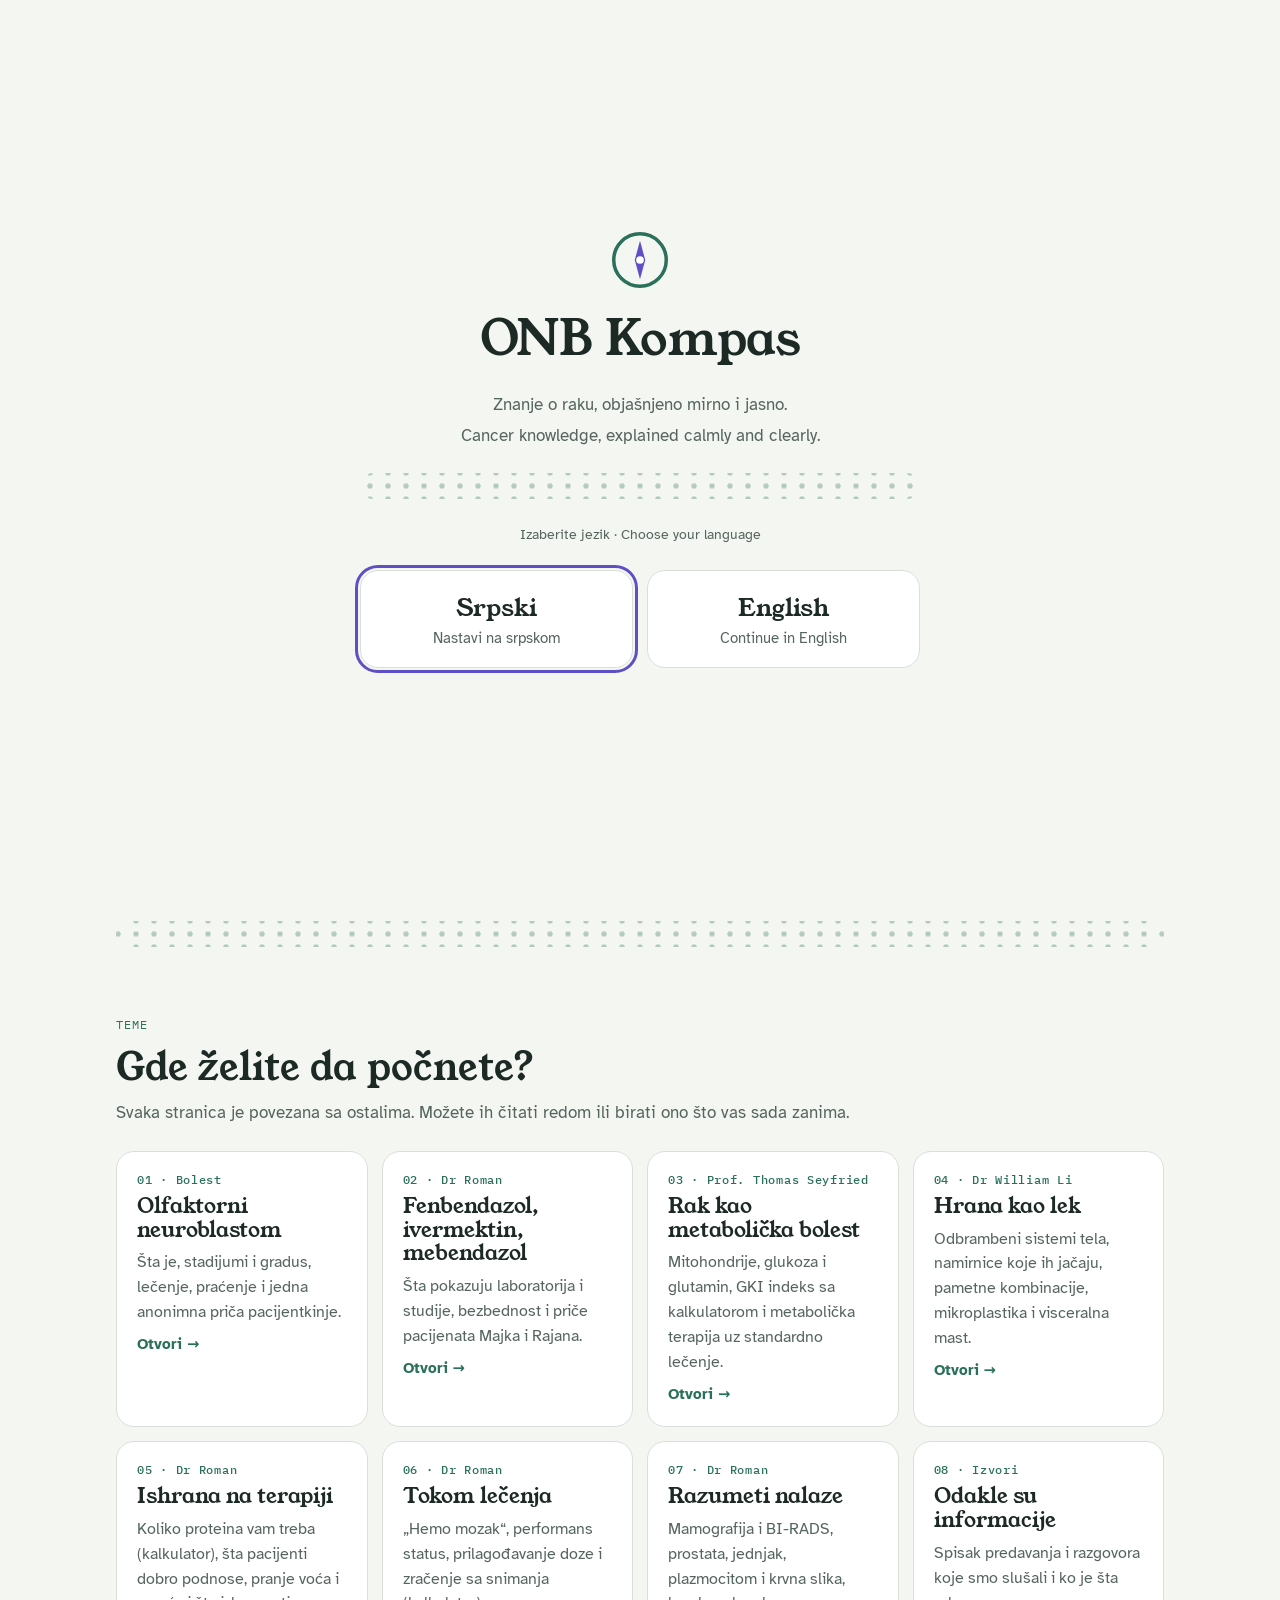
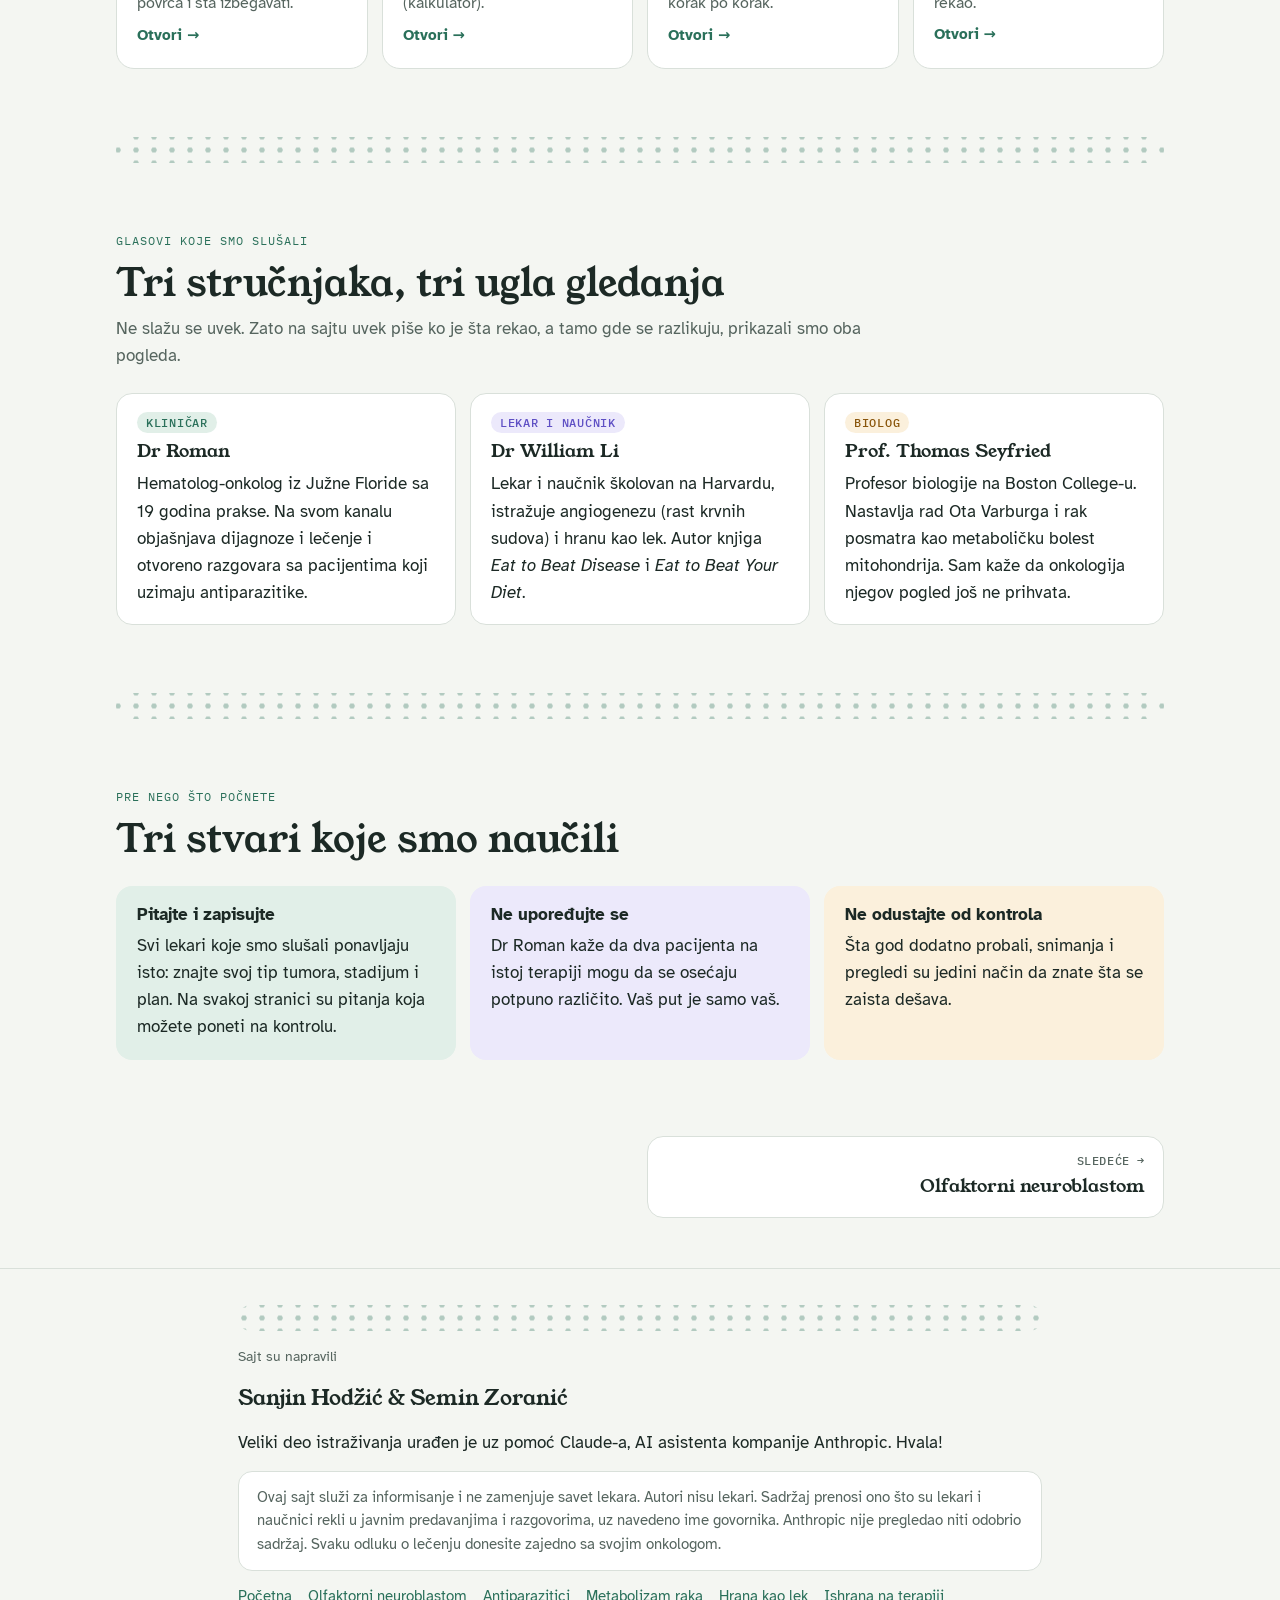
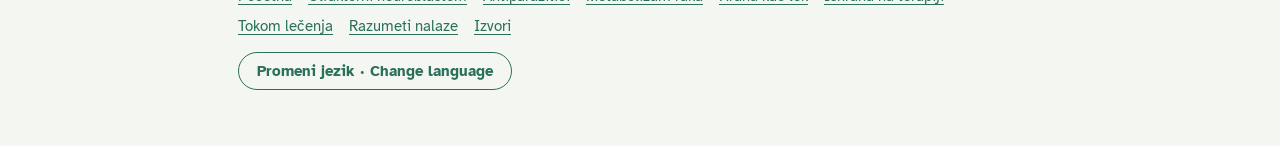
<file: index.html>
<!doctype html>
<html lang="sr-Latn">
<head>
<meta charset="utf-8">
<meta name="viewport" content="width=device-width, initial-scale=1, viewport-fit=cover">
<title>ONB Kompas</title>
<meta name="claude:viewport-fit-sides" content="cover">
<meta name="description" content="ONB Kompas: znanje o raku za pacijente i porodice / cancer knowledge for patients and families">
<link rel="preconnect" href="https://fonts.googleapis.com">
<link rel="preconnect" href="https://fonts.gstatic.com" crossorigin>
<link rel="stylesheet" href="https://fonts.googleapis.com/css2?family=Atkinson+Hyperlegible:ital,wght@0,400;0,700;1,400&family=IBM+Plex+Mono:wght@500&family=Young+Serif&display=swap">
<link rel="stylesheet" href="styles.css">
</head>
<body>
<script>try{var l=localStorage.getItem('onb-lang');if(l==='en'||l==='sr')document.documentElement.setAttribute('data-lang',l)}catch(e){}</script>
<div class="gate" id="gate" role="dialog" aria-modal="true" aria-labelledby="gate-title">
  <div class="gate-in">
    <svg class="brand-mark" viewBox="0 0 32 32" aria-hidden="true"><circle cx="16" cy="16" r="15" fill="none" stroke="var(--sage)" stroke-width="2"/><path d="M16 5 L19 16 L16 27 L13 16 Z" fill="var(--lav)"/><circle cx="16" cy="16" r="2.2" fill="var(--surface)"/></svg>
    <h1 id="gate-title">ONB Kompas</h1>
    <div class="gate-sub">
      <p>Znanje o raku, objašnjeno mirno i jasno.</p>
      <p>Cancer knowledge, explained calmly and clearly.</p>
    </div>
    <div class="sieve" aria-hidden="true"></div>
    <p class="muted small">Izaberite jezik · Choose your language</p>
    <div class="gate-btns">
      <button type="button" id="gate-sr" data-set-lang="sr"><b>Srpski</b><span>Nastavi na srpskom</span></button>
      <button type="button" id="gate-en" data-set-lang="en"><b>English</b><span>Continue in English</span></button>
    </div>
  </div>
</div>
<header class="bar">
  <div class="wrap bar-in">
    <a class="brand" href="index.html"><svg class="brand-mark" viewBox="0 0 32 32" aria-hidden="true"><circle cx="16" cy="16" r="15" fill="none" stroke="var(--sage)" stroke-width="2"/><path d="M16 5 L19 16 L16 27 L13 16 Z" fill="var(--lav)"/><circle cx="16" cy="16" r="2.2" fill="var(--surface)"/></svg><span class="brand-name">ONB Kompas</span></a>
    <nav class="nav" aria-label="Glavne stranice / Main pages"><a href="index.html" aria-current="page"><span class="sr">Početna</span><span class="en">Home</span></a><a href="onb.html"><span class="sr">Olfaktorni neuroblastom</span><span class="en">Olfactory neuroblastoma</span></a><a href="lekovi.html"><span class="sr">Antiparazitici</span><span class="en">Antiparasitics</span></a><a href="metabolizam.html"><span class="sr">Metabolizam raka</span><span class="en">Cancer metabolism</span></a><a href="hrana.html"><span class="sr">Hrana kao lek</span><span class="en">Food as medicine</span></a></nav>
    <details class="more" id="more-menu">
      <summary><span class="more-desk"><span class="sr">Više</span><span class="en">More</span></span><span class="more-mob"><span class="sr">Meni</span><span class="en">Menu</span></span><svg width="12" height="12" viewBox="0 0 12 12" aria-hidden="true"><path d="M2 4l4 4 4-4" fill="none" stroke="currentColor" stroke-width="1.8" stroke-linecap="round" stroke-linejoin="round"/></svg></summary>
      <div class="menu" role="menu"><a class="menu-primary" href="index.html" aria-current="page"><span class="sr">Početna</span><span class="en">Home</span></a><a class="menu-primary" href="onb.html"><span class="sr">Olfaktorni neuroblastom</span><span class="en">Olfactory neuroblastoma</span></a><a class="menu-primary" href="lekovi.html"><span class="sr">Antiparazitici</span><span class="en">Antiparasitics</span></a><a class="menu-primary" href="metabolizam.html"><span class="sr">Metabolizam raka</span><span class="en">Cancer metabolism</span></a><a class="menu-primary" href="hrana.html"><span class="sr">Hrana kao lek</span><span class="en">Food as medicine</span></a><span class="menu-sep" aria-hidden="true"></span><span class="menu-label"><span class="sr">Saveti i vodiči</span><span class="en">Guides and advice</span></span><a href="ishrana.html"><span class="sr">Ishrana na terapiji</span><span class="en">Eating during treatment</span></a><a href="lecenje.html"><span class="sr">Tokom lečenja</span><span class="en">During treatment</span></a><a href="nalazi.html"><span class="sr">Razumeti nalaze</span><span class="en">Understanding reports</span></a><a href="izvori.html"><span class="sr">Izvori</span><span class="en">Sources</span></a></div>
    </details>
    <div class="lang" role="group" aria-label="Jezik / Language">
      <button type="button" id="lang-sr" data-set-lang="sr" aria-pressed="true">SR</button>
      <button type="button" id="lang-en" data-set-lang="en" aria-pressed="false">EN</button>
    </div>
  </div>
</header>
<main id="top">
  <div class="wrap hero">
    <span class="eyebrow"><span class="sr">Za pacijente i porodice</span><span class="en">For patients and families</span></span>
    <h1><span class="sr">Znanje koje <em>smiruje</em></span><span class="en">Knowledge that <em>calms</em></span></h1>
    <div class="prose">
      <p class="lead"><span class="sr">Ovaj sajt je nastao iz pitanja jedne porodice koja se suočila sa olfaktornim neuroblastomom. Tražeći odgovore, slušali smo lekare i naučnike koji svakodnevno rade sa rakom. Ovde smo sve složili na jedno mesto, jednostavnim rečima.</span><span class="en">This site grew out of the questions of one family facing olfactory neuroblastoma. Looking for answers, we listened to doctors and scientists who work with cancer every day. Here we put it all in one place, in plain words.</span></p>
    </div>
    <div style="display:grid; gap:8px; width:100%; max-width:860px">
      <div class="video" id="video-slot">
        <iframe src="https://www.youtube-nocookie.com/embed/e2KU_oWhYMU" title="ONB Kompas video" allow="accelerometer; autoplay; clipboard-write; encrypted-media; gyroscope; picture-in-picture; web-share" referrerpolicy="strict-origin-when-cross-origin" allowfullscreen></iframe>
      </div>
      <p class="small muted"><span class="sr">Video se ne učitava? </span><span class="en">Video not loading? </span><a href="https://youtu.be/e2KU_oWhYMU" target="_blank" rel="noopener"><span class="sr">Otvorite ga na YouTube-u</span><span class="en">Open it on YouTube</span></a></p>
    </div>
  </div>

  <div class="wrap"><div class="sieve" aria-hidden="true"></div></div>

  <section class="wrap block" id="teme">
    <div class="sec-head">
      <span class="eyebrow"><span class="sr">Teme</span><span class="en">Topics</span></span>
      <h2><span class="sr">Gde želite da počnete?</span><span class="en">Where would you like to start?</span></h2>
      <p class="muted"><span class="sr">Svaka stranica je povezana sa ostalima. Možete ih čitati redom ili birati ono što vas sada zanima.</span><span class="en">Every page links to the others. Read them in order or pick what matters to you right now.</span></p>
    </div>
    <div class="hub">
      <a href="onb.html">
        <span class="num">01 · <span class="sr">Bolest</span><span class="en">The disease</span></span>
        <h3><span class="sr">Olfaktorni neuroblastom</span><span class="en">Olfactory neuroblastoma</span></h3>
        <p><span class="sr">Šta je, stadijumi i gradus, lečenje, praćenje i jedna anonimna priča pacijentkinje.</span><span class="en">What it is, stage and grade, treatment, follow-up and one patient's anonymous story.</span></p>
        <span class="go"><span class="sr">Otvori →</span><span class="en">Open →</span></span>
      </a>
      <a href="lekovi.html">
        <span class="num">02 · Dr Roman</span>
        <h3><span class="sr">Fenbendazol, ivermektin, mebendazol</span><span class="en">Fenbendazole, ivermectin, mebendazole</span></h3>
        <p><span class="sr">Šta pokazuju laboratorija i studije, bezbednost i priče pacijenata Majka i Rajana.</span><span class="en">What the lab and the studies show, safety, and the stories of patients Mike and Ryan.</span></p>
        <span class="go"><span class="sr">Otvori →</span><span class="en">Open →</span></span>
      </a>
      <a href="metabolizam.html">
        <span class="num">03 · Prof. Thomas Seyfried</span>
        <h3><span class="sr">Rak kao metabolička bolest</span><span class="en">Cancer as a metabolic disease</span></h3>
        <p><span class="sr">Mitohondrije, glukoza i glutamin, GKI indeks sa kalkulatorom i metabolička terapija uz standardno lečenje.</span><span class="en">Mitochondria, glucose and glutamine, the GKI index with a calculator, and metabolic therapy alongside standard care.</span></p>
        <span class="go"><span class="sr">Otvori →</span><span class="en">Open →</span></span>
      </a>
      <a href="hrana.html">
        <span class="num">04 · Dr William Li</span>
        <h3><span class="sr">Hrana kao lek</span><span class="en">Food as medicine</span></h3>
        <p><span class="sr">Odbrambeni sistemi tela, namirnice koje ih jačaju, pametne kombinacije, mikroplastika i visceralna mast.</span><span class="en">The body's health defences, foods that support them, smart pairings, microplastics and visceral fat.</span></p>
        <span class="go"><span class="sr">Otvori →</span><span class="en">Open →</span></span>
      </a>
      <a href="ishrana.html">
        <span class="num">05 · Dr Roman</span>
        <h3><span class="sr">Ishrana na terapiji</span><span class="en">Eating during treatment</span></h3>
        <p><span class="sr">Koliko proteina vam treba (kalkulator), šta pacijenti dobro podnose, pranje voća i povrća i šta izbegavati.</span><span class="en">How much protein you need (calculator), what patients tolerate well, washing produce and what to avoid.</span></p>
        <span class="go"><span class="sr">Otvori →</span><span class="en">Open →</span></span>
      </a>
      <a href="lecenje.html">
        <span class="num">06 · Dr Roman</span>
        <h3><span class="sr">Tokom lečenja</span><span class="en">During treatment</span></h3>
        <p><span class="sr">„Hemo mozak“, performans status, prilagođavanje doze i zračenje sa snimanja (kalkulator).</span><span class="en">"Chemo brain", performance status, dose adjustments and radiation from scans (calculator).</span></p>
        <span class="go"><span class="sr">Otvori →</span><span class="en">Open →</span></span>
      </a>
      <a href="nalazi.html">
        <span class="num">07 · Dr Roman</span>
        <h3><span class="sr">Razumeti nalaze</span><span class="en">Understanding reports</span></h3>
        <p><span class="sr">Mamografija i BI-RADS, prostata, jednjak, plazmocitom i krvna slika, korak po korak.</span><span class="en">Mammograms and BI-RADS, prostate, oesophagus, plasmacytoma and blood counts, step by step.</span></p>
        <span class="go"><span class="sr">Otvori →</span><span class="en">Open →</span></span>
      </a>
      <a href="izvori.html">
        <span class="num">08 · <span class="sr">Izvori</span><span class="en">Sources</span></span>
        <h3><span class="sr">Odakle su informacije</span><span class="en">Where the information comes from</span></h3>
        <p><span class="sr">Spisak predavanja i razgovora koje smo slušali i ko je šta rekao.</span><span class="en">The talks and interviews we listened to and who said what.</span></p>
        <span class="go"><span class="sr">Otvori →</span><span class="en">Open →</span></span>
      </a>
    </div>
  </section>

  <div class="wrap"><div class="sieve" aria-hidden="true"></div></div>

  <section class="wrap block" id="glasovi">
    <div class="sec-head">
      <span class="eyebrow"><span class="sr">Glasovi koje smo slušali</span><span class="en">The voices we listened to</span></span>
      <h2><span class="sr">Tri stručnjaka, tri ugla gledanja</span><span class="en">Three experts, three points of view</span></h2>
      <p class="muted"><span class="sr">Ne slažu se uvek. Zato na sajtu uvek piše ko je šta rekao, a tamo gde se razlikuju, prikazali smo oba pogleda.</span><span class="en">They do not always agree. So the site always says who said what, and where they differ we show both views.</span></p>
    </div>
    <div class="grid3">
      <div class="card">
        <span class="tag sage"><span class="sr">Kliničar</span><span class="en">Clinician</span></span>
        <h3>Dr Roman</h3>
        <p><span class="sr">Hematolog-onkolog iz Južne Floride sa 19 godina prakse. Na svom kanalu objašnjava dijagnoze i lečenje i otvoreno razgovara sa pacijentima koji uzimaju antiparazitike.</span><span class="en">Haematologist-oncologist in South Florida with 19 years of practice. On his channel he explains diagnoses and treatment, and talks openly with patients who take antiparasitic drugs.</span></p>
      </div>
      <div class="card">
        <span class="tag lav"><span class="sr">Lekar i naučnik</span><span class="en">Physician-scientist</span></span>
        <h3>Dr William Li</h3>
        <p><span class="sr">Lekar i naučnik školovan na Harvardu, istražuje angiogenezu (rast krvnih sudova) i hranu kao lek. Autor knjiga <em>Eat to Beat Disease</em> i <em>Eat to Beat Your Diet</em>.</span><span class="en">Harvard-trained physician and scientist who studies angiogenesis (blood vessel growth) and food as medicine. Author of <em>Eat to Beat Disease</em> and <em>Eat to Beat Your Diet</em>.</span></p>
      </div>
      <div class="card">
        <span class="tag warn"><span class="sr">Biolog</span><span class="en">Biologist</span></span>
        <h3>Prof. Thomas Seyfried</h3>
        <p><span class="sr">Profesor biologije na Boston College-u. Nastavlja rad Ota Varburga i rak posmatra kao metaboličku bolest mitohondrija. Sam kaže da onkologija njegov pogled još ne prihvata.</span><span class="en">Professor of biology at Boston College. He continues Otto Warburg's work and sees cancer as a metabolic disease of the mitochondria. He says himself that oncology does not yet accept his view.</span></p>
      </div>
    </div>
  </section>

  <div class="wrap"><div class="sieve" aria-hidden="true"></div></div>

  <section class="wrap block">
    <div class="sec-head">
      <span class="eyebrow"><span class="sr">Pre nego što počnete</span><span class="en">Before you start</span></span>
      <h2><span class="sr">Tri stvari koje smo naučili</span><span class="en">Three things we learned</span></h2>
    </div>
    <div class="grid3">
      <div class="card s">
        <h3 class="plain-h"><span class="sr">Pitajte i zapisujte</span><span class="en">Ask and write it down</span></h3>
        <p><span class="sr">Svi lekari koje smo slušali ponavljaju isto: znajte svoj tip tumora, stadijum i plan. Na svakoj stranici su pitanja koja možete poneti na kontrolu.</span><span class="en">Every doctor we listened to says the same: know your tumour type, stage and plan. Each page has questions you can take to your appointment.</span></p>
      </div>
      <div class="card l">
        <h3 class="plain-h"><span class="sr">Ne upoređujte se</span><span class="en">Don't compare yourself</span></h3>
        <p><span class="sr">Dr Roman kaže da dva pacijenta na istoj terapiji mogu da se osećaju potpuno različito. Vaš put je samo vaš.</span><span class="en">Dr Roman says two patients on the same treatment can feel completely different. Your path is your own.</span></p>
      </div>
      <div class="card y">
        <h3 class="plain-h"><span class="sr">Ne odustajte od kontrola</span><span class="en">Keep your check-ups</span></h3>
        <p><span class="sr">Šta god dodatno probali, snimanja i pregledi su jedini način da znate šta se zaista dešava.</span><span class="en">Whatever else you try, scans and check-ups are the only way to know what is really happening.</span></p>
      </div>
    </div>
  </section>

</main>
<nav class="wrap pager" aria-label="Sledeća stranica / Next page"><span></span><a class="next" href="onb.html"><small><span class="sr">Sledeće →</span><span class="en">Next →</span></small><b><span class="sr">Olfaktorni neuroblastom</span><span class="en">Olfactory neuroblastoma</span></b></a></nav>
<footer>
  <div class="wrap foot">
    <div class="sieve" aria-hidden="true"></div>
    <p class="muted small"><span class="sr">Sajt su napravili</span><span class="en">Created by</span></p>
    <p class="authors">Sanjin Hodžić &amp; Semin Zoranić</p>
    <p><span class="sr">Veliki deo istraživanja urađen je uz pomoć Claude-a, AI asistenta kompanije Anthropic. Hvala!</span><span class="en">Much of the research was done with the help of Claude, the AI assistant made by Anthropic. Thank you!</span></p>
    <div class="disclaimer">
      <p><span class="sr">Ovaj sajt služi za informisanje i ne zamenjuje savet lekara. Autori nisu lekari. Sadržaj prenosi ono što su lekari i naučnici rekli u javnim predavanjima i razgovorima, uz navedeno ime govornika. Anthropic nije pregledao niti odobrio sadržaj. Svaku odluku o lečenju donesite zajedno sa svojim onkologom.</span><span class="en">This site is for information only and does not replace medical advice. The authors are not doctors. The content reports what doctors and scientists said in public talks and interviews, with each speaker named. Anthropic has not reviewed or endorsed the content. Make every treatment decision together with your oncologist.</span></p>
    </div>
    <nav class="foot-links" aria-label="Sve stranice / All pages"><a href="index.html"><span class="sr">Početna</span><span class="en">Home</span></a><a href="onb.html"><span class="sr">Olfaktorni neuroblastom</span><span class="en">Olfactory neuroblastoma</span></a><a href="lekovi.html"><span class="sr">Antiparazitici</span><span class="en">Antiparasitics</span></a><a href="metabolizam.html"><span class="sr">Metabolizam raka</span><span class="en">Cancer metabolism</span></a><a href="hrana.html"><span class="sr">Hrana kao lek</span><span class="en">Food as medicine</span></a><a href="ishrana.html"><span class="sr">Ishrana na terapiji</span><span class="en">Eating during treatment</span></a><a href="lecenje.html"><span class="sr">Tokom lečenja</span><span class="en">During treatment</span></a><a href="nalazi.html"><span class="sr">Razumeti nalaze</span><span class="en">Understanding reports</span></a><a href="izvori.html"><span class="sr">Izvori</span><span class="en">Sources</span></a></nav>
    <p><button type="button" class="btn" id="change-lang"><span class="sr">Promeni jezik · Change language</span><span class="en">Change language · Promeni jezik</span></button></p>
  </div>
</footer>
<script src="app.js"></script>
</body>
</html>
</file>
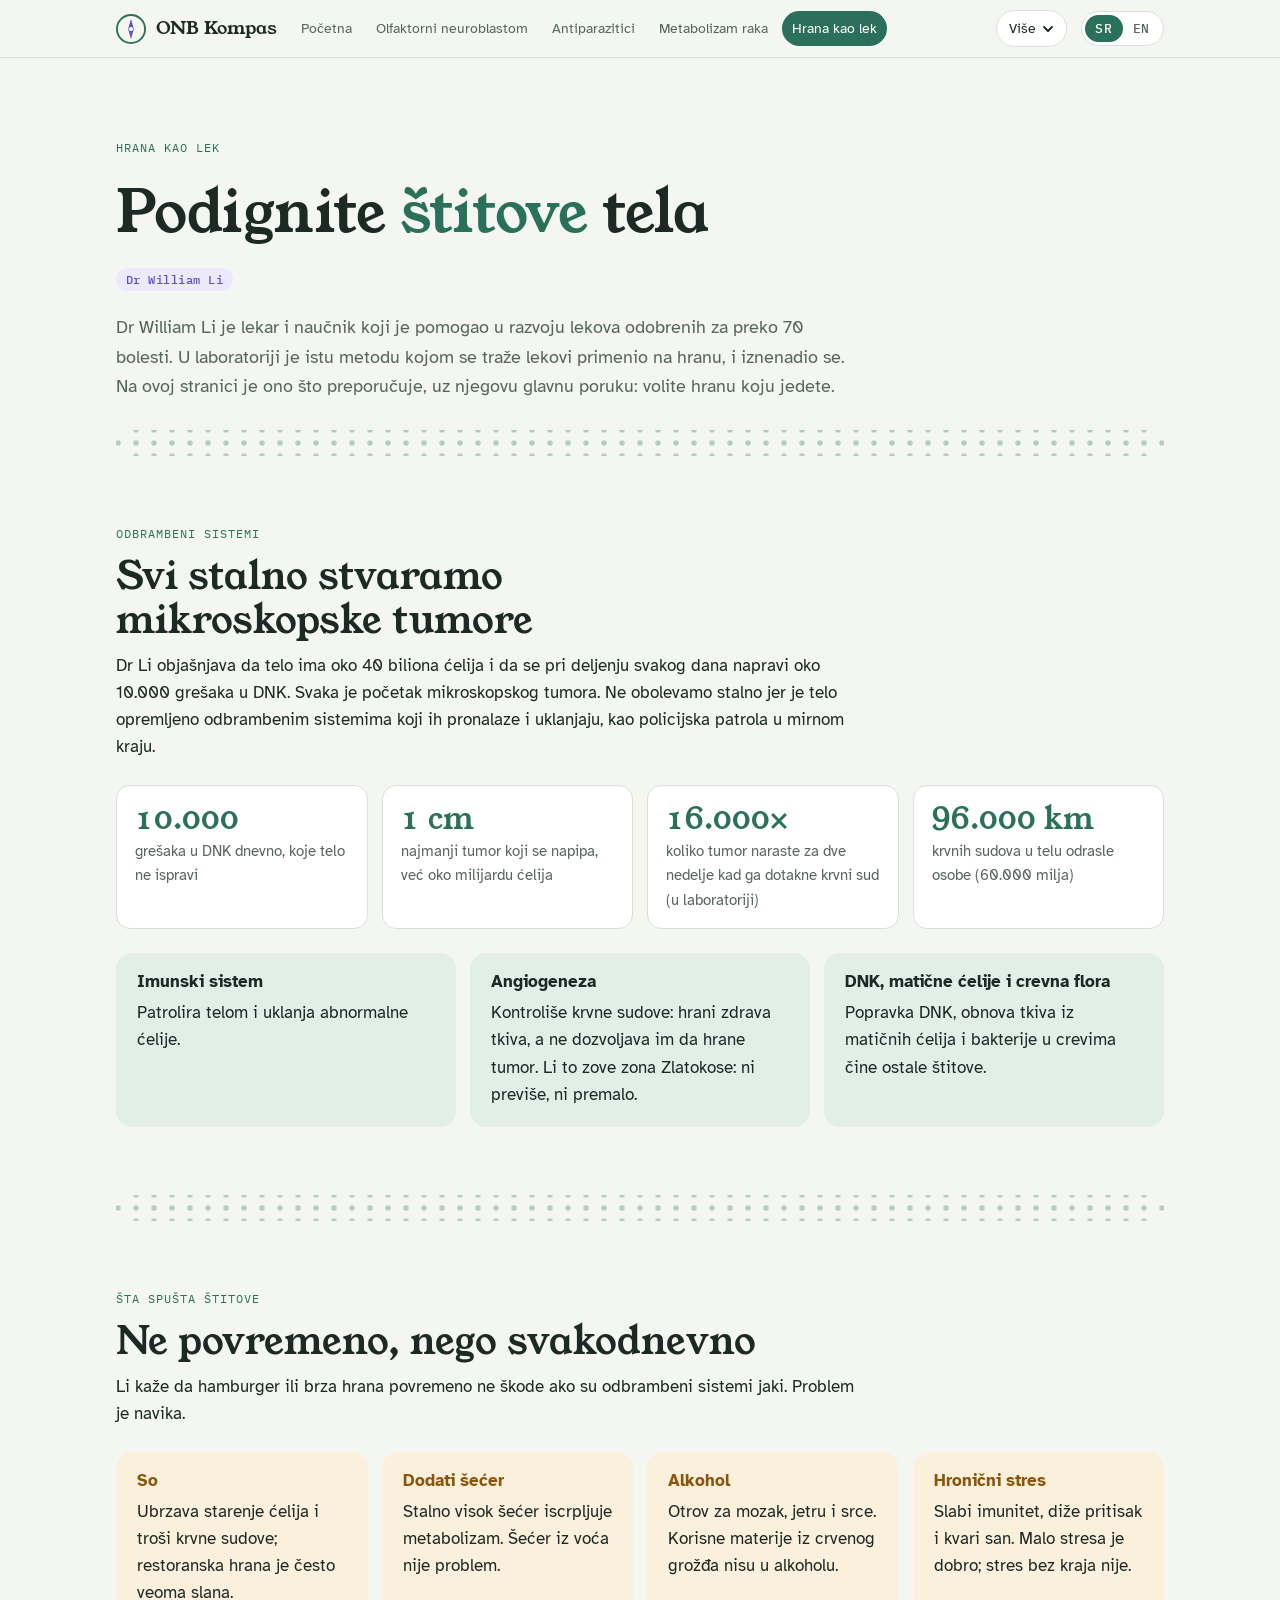
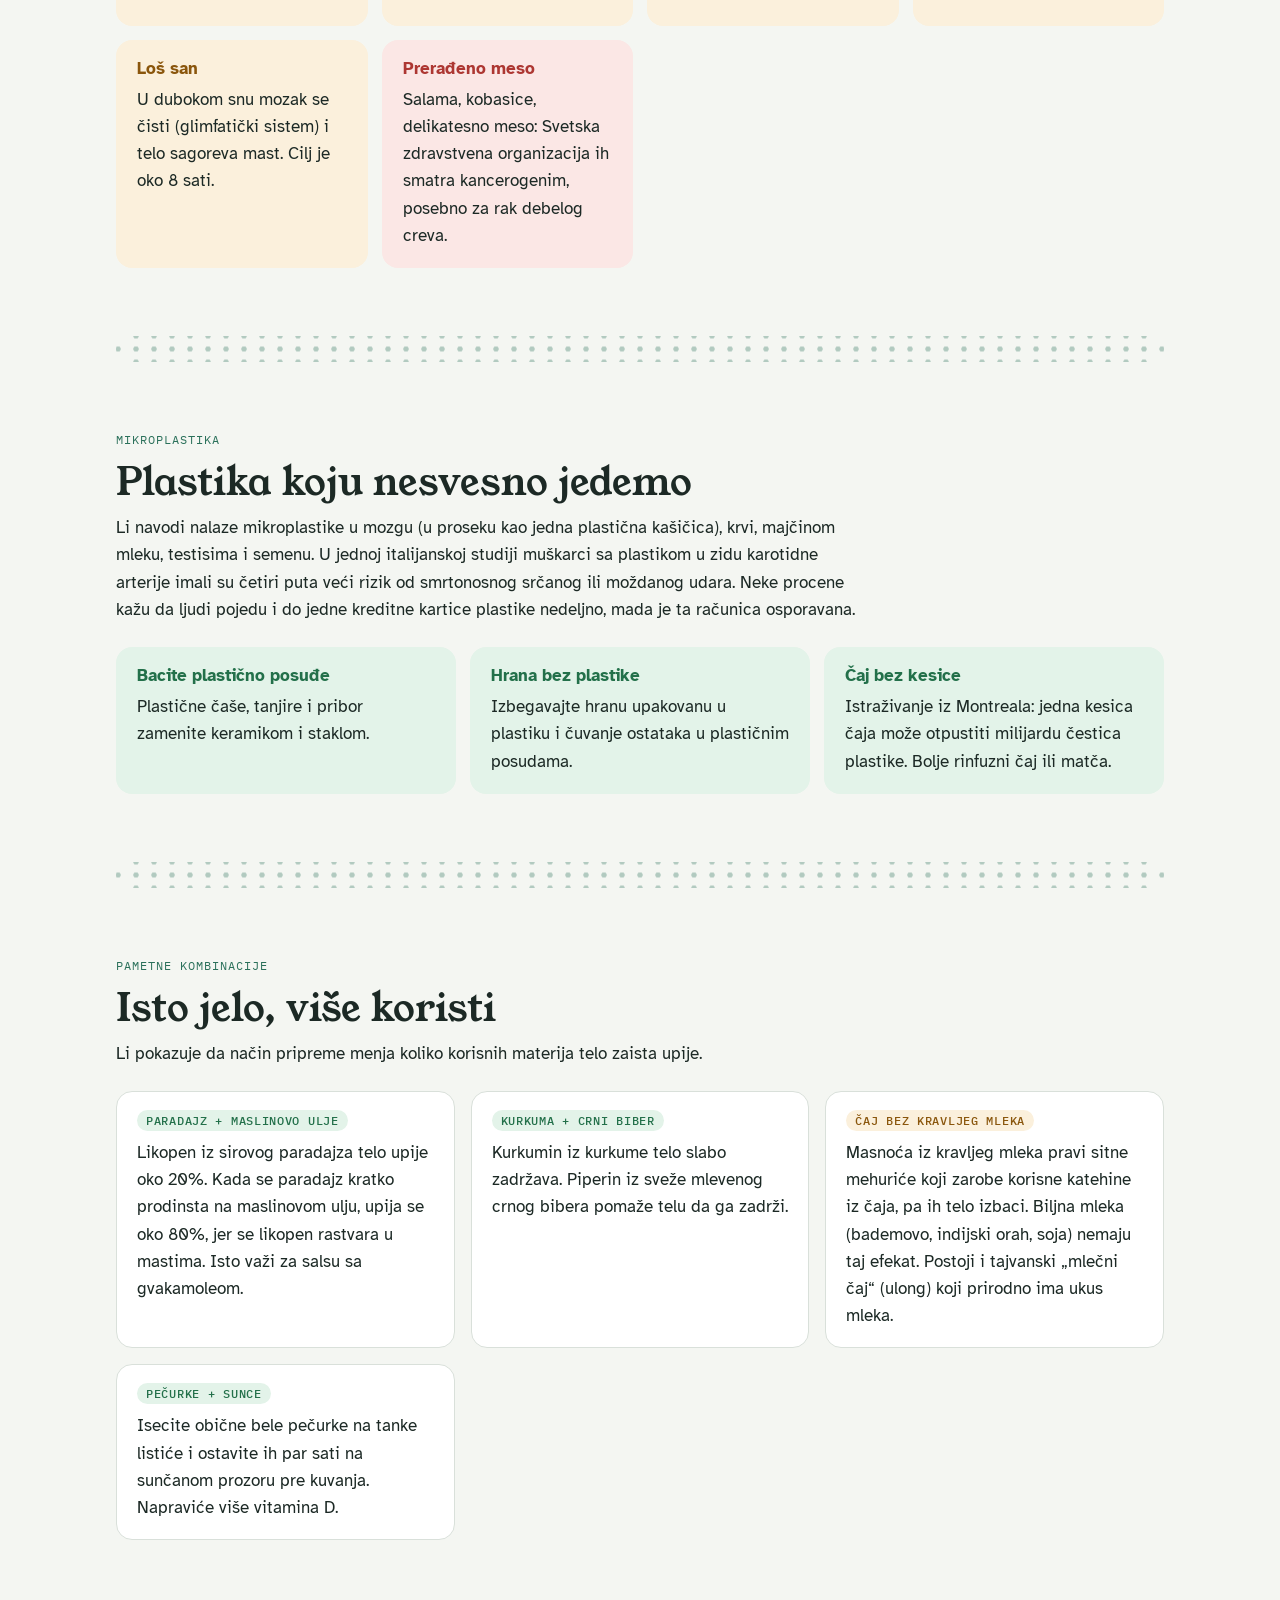
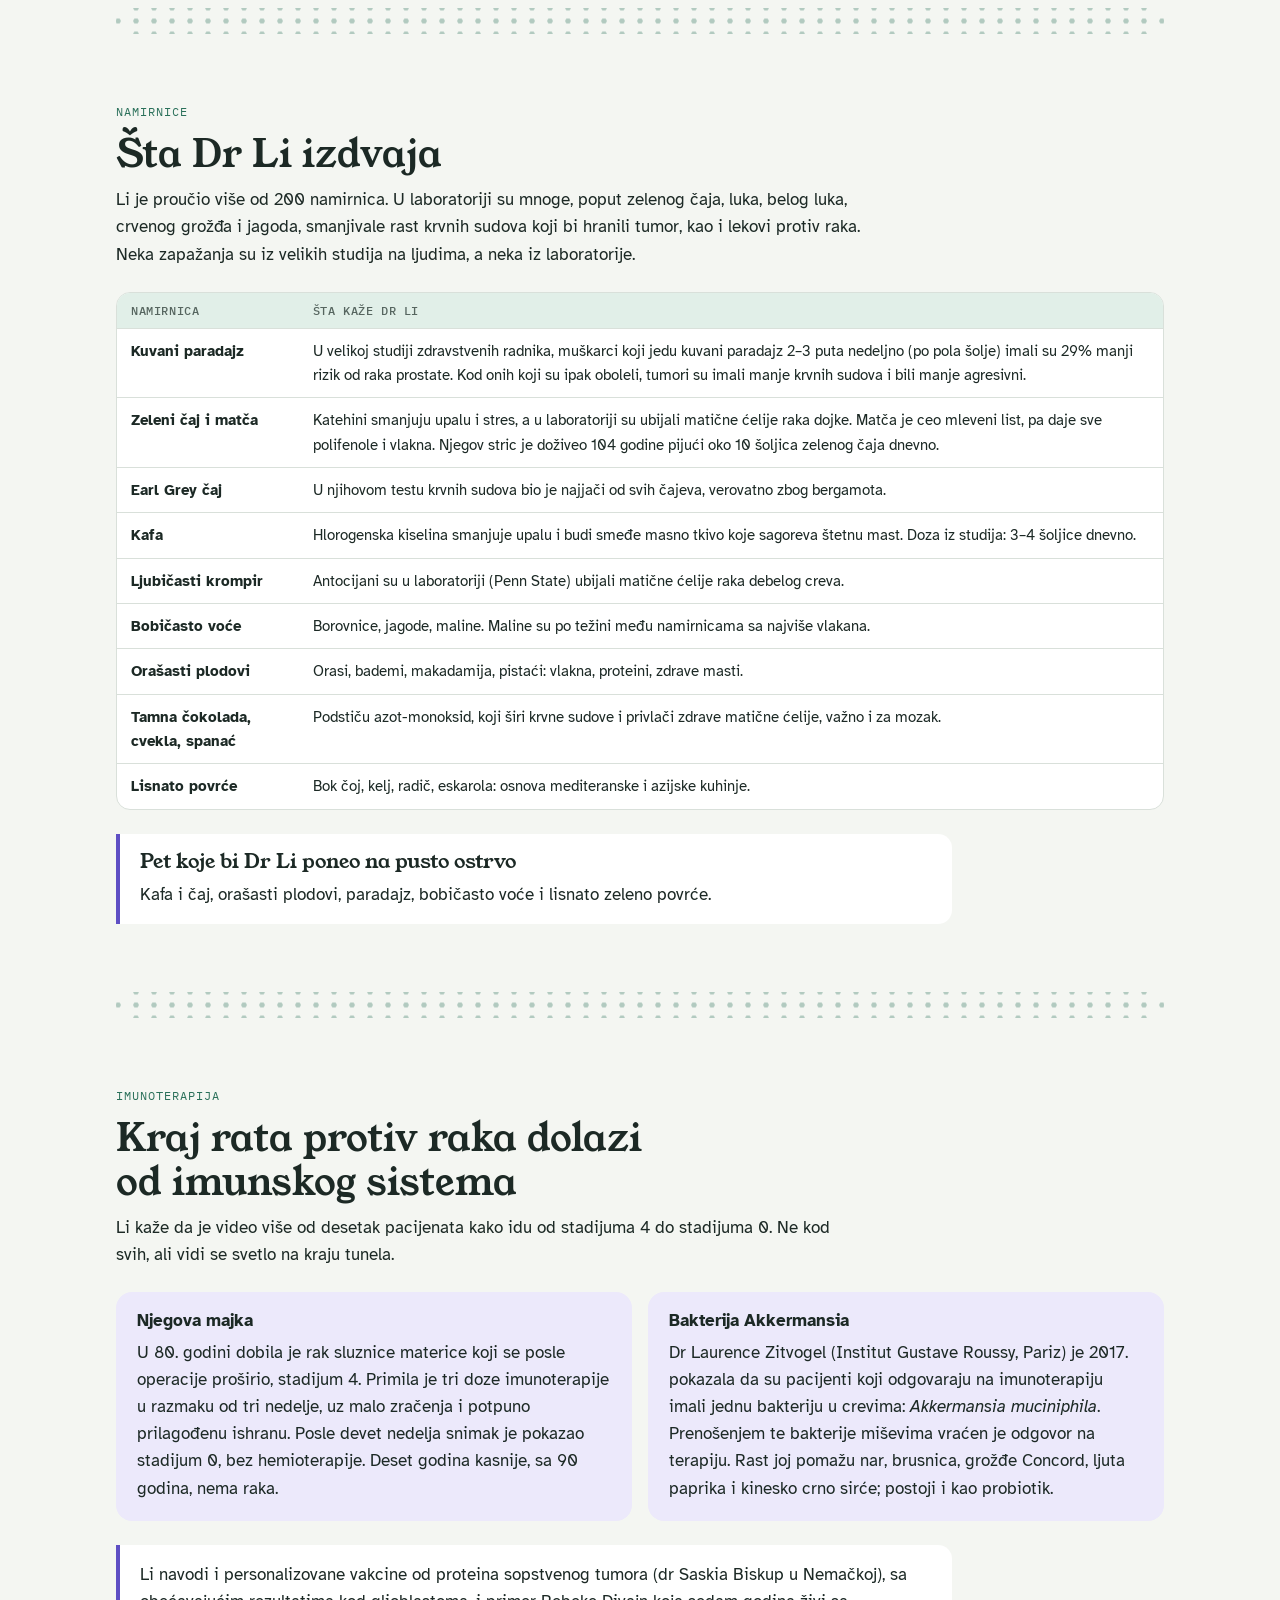
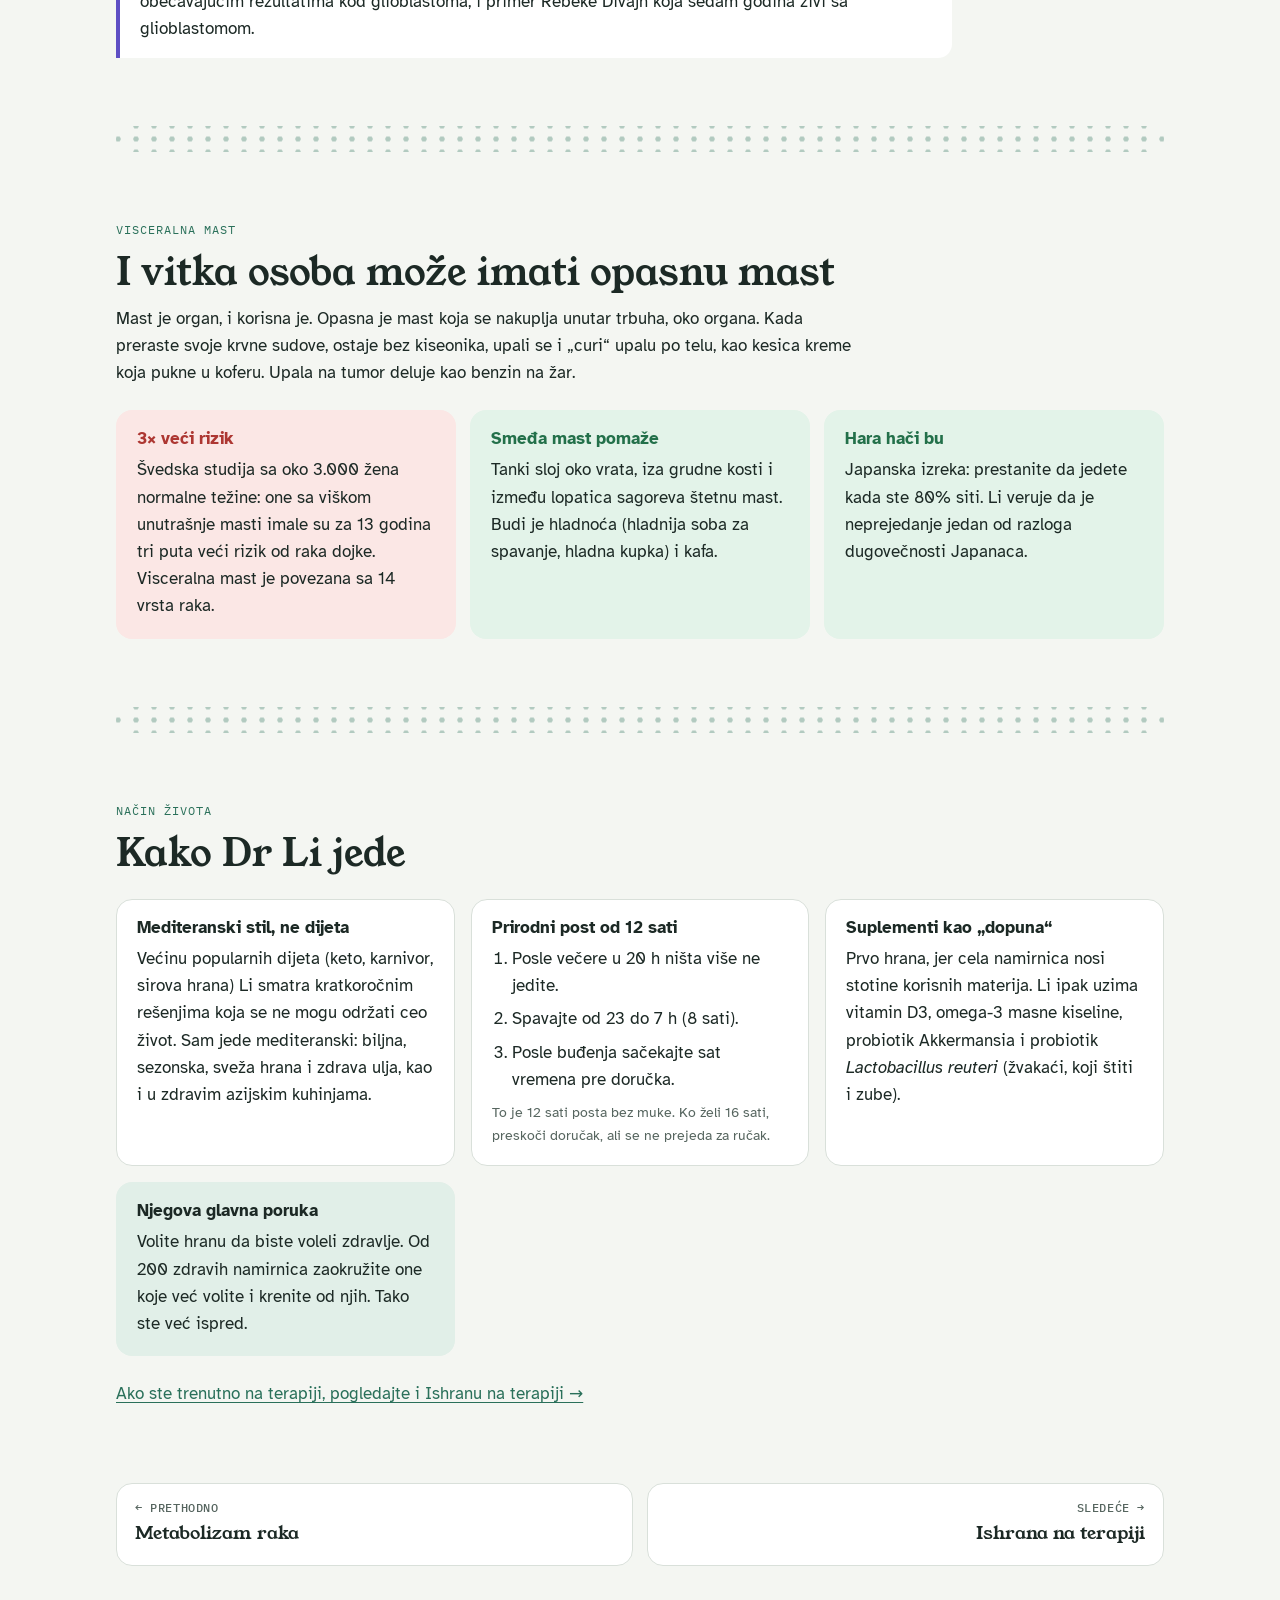
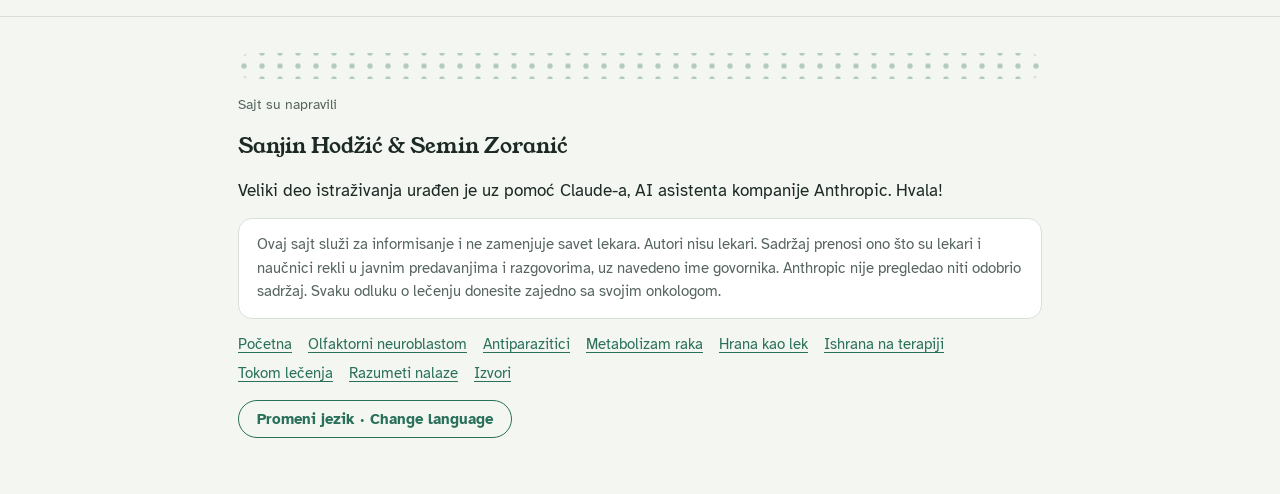
<file: hrana.html>
<!doctype html>
<html lang="sr-Latn">
<head>
<meta charset="utf-8">
<meta name="viewport" content="width=device-width, initial-scale=1, viewport-fit=cover">
<title>Hrana kao lek · ONB Kompas</title>
<meta name="claude:viewport-fit-sides" content="cover">
<meta name="description" content="ONB Kompas: znanje o raku za pacijente i porodice / cancer knowledge for patients and families">
<link rel="preconnect" href="https://fonts.googleapis.com">
<link rel="preconnect" href="https://fonts.gstatic.com" crossorigin>
<link rel="stylesheet" href="https://fonts.googleapis.com/css2?family=Atkinson+Hyperlegible:ital,wght@0,400;0,700;1,400&family=IBM+Plex+Mono:wght@500&family=Young+Serif&display=swap">
<link rel="stylesheet" href="styles.css">
</head>
<body>
<script>try{var l=localStorage.getItem('onb-lang');if(l==='en'||l==='sr')document.documentElement.setAttribute('data-lang',l)}catch(e){}</script>

<header class="bar">
  <div class="wrap bar-in">
    <a class="brand" href="index.html"><svg class="brand-mark" viewBox="0 0 32 32" aria-hidden="true"><circle cx="16" cy="16" r="15" fill="none" stroke="var(--sage)" stroke-width="2"/><path d="M16 5 L19 16 L16 27 L13 16 Z" fill="var(--lav)"/><circle cx="16" cy="16" r="2.2" fill="var(--surface)"/></svg><span class="brand-name">ONB Kompas</span></a>
    <nav class="nav" aria-label="Glavne stranice / Main pages"><a href="index.html"><span class="sr">Početna</span><span class="en">Home</span></a><a href="onb.html"><span class="sr">Olfaktorni neuroblastom</span><span class="en">Olfactory neuroblastoma</span></a><a href="lekovi.html"><span class="sr">Antiparazitici</span><span class="en">Antiparasitics</span></a><a href="metabolizam.html"><span class="sr">Metabolizam raka</span><span class="en">Cancer metabolism</span></a><a href="hrana.html" aria-current="page"><span class="sr">Hrana kao lek</span><span class="en">Food as medicine</span></a></nav>
    <details class="more" id="more-menu">
      <summary><span class="more-desk"><span class="sr">Više</span><span class="en">More</span></span><span class="more-mob"><span class="sr">Meni</span><span class="en">Menu</span></span><svg width="12" height="12" viewBox="0 0 12 12" aria-hidden="true"><path d="M2 4l4 4 4-4" fill="none" stroke="currentColor" stroke-width="1.8" stroke-linecap="round" stroke-linejoin="round"/></svg></summary>
      <div class="menu" role="menu"><a class="menu-primary" href="index.html"><span class="sr">Početna</span><span class="en">Home</span></a><a class="menu-primary" href="onb.html"><span class="sr">Olfaktorni neuroblastom</span><span class="en">Olfactory neuroblastoma</span></a><a class="menu-primary" href="lekovi.html"><span class="sr">Antiparazitici</span><span class="en">Antiparasitics</span></a><a class="menu-primary" href="metabolizam.html"><span class="sr">Metabolizam raka</span><span class="en">Cancer metabolism</span></a><a class="menu-primary" href="hrana.html" aria-current="page"><span class="sr">Hrana kao lek</span><span class="en">Food as medicine</span></a><span class="menu-sep" aria-hidden="true"></span><span class="menu-label"><span class="sr">Saveti i vodiči</span><span class="en">Guides and advice</span></span><a href="ishrana.html"><span class="sr">Ishrana na terapiji</span><span class="en">Eating during treatment</span></a><a href="lecenje.html"><span class="sr">Tokom lečenja</span><span class="en">During treatment</span></a><a href="nalazi.html"><span class="sr">Razumeti nalaze</span><span class="en">Understanding reports</span></a><a href="izvori.html"><span class="sr">Izvori</span><span class="en">Sources</span></a></div>
    </details>
    <div class="lang" role="group" aria-label="Jezik / Language">
      <button type="button" id="lang-sr" data-set-lang="sr" aria-pressed="true">SR</button>
      <button type="button" id="lang-en" data-set-lang="en" aria-pressed="false">EN</button>
    </div>
  </div>
</header>
<main id="top">
  <div class="wrap hero">
    <span class="eyebrow"><span class="sr">Hrana kao lek</span><span class="en">Food as medicine</span></span>
    <h1><span class="sr">Podignite <em>štitove</em> tela</span><span class="en">Raise your body's <em>shields</em></span></h1>
    <div class="speakers"><span class="who">Dr William Li</span></div>
    <div class="prose">
      <p class="lead"><span class="sr">Dr William Li je lekar i naučnik koji je pomogao u razvoju lekova odobrenih za preko 70 bolesti. U laboratoriji je istu metodu kojom se traže lekovi primenio na hranu, i iznenadio se. Na ovoj stranici je ono što preporučuje, uz njegovu glavnu poruku: volite hranu koju jedete.</span><span class="en">Dr William Li is a physician and scientist who helped develop treatments approved for more than 70 diseases. In the lab he tested foods with the same method used to find drugs, and was surprised. This page covers what he recommends, with his main message: love the food you eat.</span></p>
    </div>
  </div>

  <div class="wrap"><div class="sieve" aria-hidden="true"></div></div>

  <section class="wrap block" id="odbrana">
    <div class="sec-head">
      <span class="eyebrow"><span class="sr">Odbrambeni sistemi</span><span class="en">Health defences</span></span>
      <h2><span class="sr">Svi stalno stvaramo mikroskopske tumore</span><span class="en">We all form microscopic cancers all the time</span></h2>
      <p><span class="sr">Dr Li objašnjava da telo ima oko 40 biliona ćelija i da se pri deljenju svakog dana napravi oko 10.000 grešaka u DNK. Svaka je početak mikroskopskog tumora. Ne obolevamo stalno jer je telo opremljeno odbrambenim sistemima koji ih pronalaze i uklanjaju, kao policijska patrola u mirnom kraju.</span><span class="en">Dr Li explains that the body has about 40 trillion cells and that around 10,000 DNA copying mistakes slip through every day. Each one is the start of a microscopic cancer. We don't get sick all the time because the body is hardwired with health defences that find and remove them, like a police patrol in a quiet neighbourhood.</span></p>
    </div>
    <div class="facts">
      <div class="fact"><b>10.000</b><span><span class="sr">grešaka u DNK dnevno, koje telo ne ispravi</span><span class="en">DNA mistakes a day that the body doesn't fix</span></span></div>
      <div class="fact"><b>1 cm</b><span><span class="sr">najmanji tumor koji se napipa, već oko milijardu ćelija</span><span class="en">smallest tumour you can feel, already about a billion cells</span></span></div>
      <div class="fact"><b>16.000×</b><span><span class="sr">koliko tumor naraste za dve nedelje kad ga dotakne krvni sud (u laboratoriji)</span><span class="en">how much a tumour grows in two weeks once a blood vessel reaches it (in the lab)</span></span></div>
      <div class="fact"><b>96.000 km</b><span><span class="sr">krvnih sudova u telu odrasle osobe (60.000 milja)</span><span class="en">of blood vessels in an adult body (60,000 miles)</span></span></div>
    </div>
    <div class="grid3">
      <div class="card s"><h3 class="plain-h"><span class="sr">Imunski sistem</span><span class="en">Immune system</span></h3><p><span class="sr">Patrolira telom i uklanja abnormalne ćelije.</span><span class="en">Patrols the body and removes abnormal cells.</span></p></div>
      <div class="card s"><h3 class="plain-h"><span class="sr">Angiogeneza</span><span class="en">Angiogenesis</span></h3><p><span class="sr">Kontroliše krvne sudove: hrani zdrava tkiva, a ne dozvoljava im da hrane tumor. Li to zove zona Zlatokose: ni previše, ni premalo.</span><span class="en">Controls blood vessels: feeds healthy tissue but keeps them from feeding tumours. Li calls it the Goldilocks zone: not too much, not too little.</span></p></div>
      <div class="card s"><h3 class="plain-h"><span class="sr">DNK, matične ćelije i crevna flora</span><span class="en">DNA, stem cells and gut bacteria</span></h3><p><span class="sr">Popravka DNK, obnova tkiva iz matičnih ćelija i bakterije u crevima čine ostale štitove.</span><span class="en">DNA repair, tissue renewal from stem cells and gut bacteria make up the other shields.</span></p></div>
    </div>
  </section>

  <div class="wrap"><div class="sieve" aria-hidden="true"></div></div>

  <section class="wrap block" id="spustaju">
    <div class="sec-head">
      <span class="eyebrow"><span class="sr">Šta spušta štitove</span><span class="en">What lowers the shields</span></span>
      <h2><span class="sr">Ne povremeno, nego svakodnevno</span><span class="en">Not once in a while, but every day</span></h2>
      <p><span class="sr">Li kaže da hamburger ili brza hrana povremeno ne škode ako su odbrambeni sistemi jaki. Problem je navika.</span><span class="en">Li says a burger or fast food once in a while won't harm you if your defences are strong. The problem is the habit.</span></p>
    </div>
    <div class="grid3">
      <div class="card y"><h3 class="plain-h h-y"><span class="sr">So</span><span class="en">Salt</span></h3><p><span class="sr">Ubrzava starenje ćelija i troši krvne sudove; restoranska hrana je često veoma slana.</span><span class="en">Speeds cellular ageing and wears down blood vessels; restaurant food is often very salty.</span></p></div>
      <div class="card y"><h3 class="plain-h h-y"><span class="sr">Dodati šećer</span><span class="en">Added sugar</span></h3><p><span class="sr">Stalno visok šećer iscrpljuje metabolizam. Šećer iz voća nije problem.</span><span class="en">Constantly high sugar wears out the metabolism. Sugar from fruit is not the problem.</span></p></div>
      <div class="card y"><h3 class="plain-h h-y"><span class="sr">Alkohol</span><span class="en">Alcohol</span></h3><p><span class="sr">Otrov za mozak, jetru i srce. Korisne materije iz crvenog grožđa nisu u alkoholu.</span><span class="en">Toxic to the brain, liver and heart. The useful substances in red grapes are not in the alcohol.</span></p></div>
      <div class="card y"><h3 class="plain-h h-y"><span class="sr">Hronični stres</span><span class="en">Chronic stress</span></h3><p><span class="sr">Slabi imunitet, diže pritisak i kvari san. Malo stresa je dobro; stres bez kraja nije.</span><span class="en">Weakens immunity, raises blood pressure and ruins sleep. A little stress is good; endless stress is not.</span></p></div>
      <div class="card y"><h3 class="plain-h h-y"><span class="sr">Loš san</span><span class="en">Poor sleep</span></h3><p><span class="sr">U dubokom snu mozak se čisti (glimfatički sistem) i telo sagoreva mast. Cilj je oko 8 sati.</span><span class="en">In deep sleep the brain cleans itself (the glymphatic system) and the body burns fat. Aim for about 8 hours.</span></p></div>
      <div class="card r"><h3 class="plain-h h-r"><span class="sr">Prerađeno meso</span><span class="en">Processed meat</span></h3><p><span class="sr">Salama, kobasice, delikatesno meso: Svetska zdravstvena organizacija ih smatra kancerogenim, posebno za rak debelog creva.</span><span class="en">Salami, sausages, deli meats: the World Health Organization considers them carcinogenic, especially for bowel cancer.</span></p></div>
    </div>
  </section>

  <div class="wrap"><div class="sieve" aria-hidden="true"></div></div>

  <section class="wrap block" id="plastika">
    <div class="sec-head">
      <span class="eyebrow"><span class="sr">Mikroplastika</span><span class="en">Microplastics</span></span>
      <h2><span class="sr">Plastika koju nesvesno jedemo</span><span class="en">The plastic we eat without knowing</span></h2>
      <p><span class="sr">Li navodi nalaze mikroplastike u mozgu (u proseku kao jedna plastična kašičica), krvi, majčinom mleku, testisima i semenu. U jednoj italijanskoj studiji muškarci sa plastikom u zidu karotidne arterije imali su četiri puta veći rizik od smrtonosnog srčanog ili moždanog udara. Neke procene kažu da ljudi pojedu i do jedne kreditne kartice plastike nedeljno, mada je ta računica osporavana.</span><span class="en">Li cites findings of microplastics in the brain (on average about one plastic spoon's worth), blood, breast milk, testicles and semen. In an Italian study, men with plastic in their carotid artery wall had four times the risk of a fatal heart attack or stroke. Some estimates say people eat up to a credit card's worth of plastic a week, though that math has been challenged.</span></p>
    </div>
    <div class="grid3">
      <div class="card g"><h3 class="plain-h h-g"><span class="sr">Bacite plastično posuđe</span><span class="en">Bin the plastic tableware</span></h3><p><span class="sr">Plastične čaše, tanjire i pribor zamenite keramikom i staklom.</span><span class="en">Swap plastic cups, plates and cutlery for ceramic and glass.</span></p></div>
      <div class="card g"><h3 class="plain-h h-g"><span class="sr">Hrana bez plastike</span><span class="en">Food without plastic</span></h3><p><span class="sr">Izbegavajte hranu upakovanu u plastiku i čuvanje ostataka u plastičnim posudama.</span><span class="en">Avoid food packed in plastic and storing leftovers in plastic boxes.</span></p></div>
      <div class="card g"><h3 class="plain-h h-g"><span class="sr">Čaj bez kesice</span><span class="en">Tea without the bag</span></h3><p><span class="sr">Istraživanje iz Montreala: jedna kesica čaja može otpustiti milijardu čestica plastike. Bolje rinfuzni čaj ili matča.</span><span class="en">Research from Montreal: one tea bag can shed a billion plastic particles. Loose-leaf tea or matcha is better.</span></p></div>
    </div>
  </section>

  <div class="wrap"><div class="sieve" aria-hidden="true"></div></div>

  <section class="wrap block" id="kombinacije">
    <div class="sec-head">
      <span class="eyebrow"><span class="sr">Pametne kombinacije</span><span class="en">Smart pairings</span></span>
      <h2><span class="sr">Isto jelo, više koristi</span><span class="en">Same food, more benefit</span></h2>
      <p><span class="sr">Li pokazuje da način pripreme menja koliko korisnih materija telo zaista upije.</span><span class="en">Li shows that how you prepare food changes how much of the good stuff your body actually absorbs.</span></p>
    </div>
    <div class="grid2">
      <div class="card">
        <span class="tag good"><span class="sr">Paradajz + maslinovo ulje</span><span class="en">Tomato + olive oil</span></span>
        <p><span class="sr">Likopen iz sirovog paradajza telo upije oko 20%. Kada se paradajz kratko prodinsta na maslinovom ulju, upija se oko 80%, jer se likopen rastvara u mastima. Isto važi za salsu sa gvakamoleom.</span><span class="en">The body absorbs about 20% of the lycopene in raw tomato. Sautéed briefly in olive oil, about 80% is absorbed, because lycopene dissolves in fat. The same goes for salsa with guacamole.</span></p>
      </div>
      <div class="card">
        <span class="tag good"><span class="sr">Kurkuma + crni biber</span><span class="en">Turmeric + black pepper</span></span>
        <p><span class="sr">Kurkumin iz kurkume telo slabo zadržava. Piperin iz sveže mlevenog crnog bibera pomaže telu da ga zadrži.</span><span class="en">The body holds on poorly to curcumin from turmeric. Piperine in freshly cracked black pepper helps it hold on.</span></p>
      </div>
      <div class="card">
        <span class="tag warn"><span class="sr">Čaj bez kravljeg mleka</span><span class="en">Tea without cow's milk</span></span>
        <p><span class="sr">Masnoća iz kravljeg mleka pravi sitne mehuriće koji zarobe korisne katehine iz čaja, pa ih telo izbaci. Biljna mleka (bademovo, indijski orah, soja) nemaju taj efekat. Postoji i tajvanski „mlečni čaj“ (ulong) koji prirodno ima ukus mleka.</span><span class="en">Fat in cow's milk forms tiny bubbles that trap tea's helpful catechins, so the body flushes them out. Plant milks (almond, cashew, soy) don't do that. There is also a Taiwanese "milk tea" (oolong) that naturally tastes milky.</span></p>
      </div>
      <div class="card">
        <span class="tag good"><span class="sr">Pečurke + sunce</span><span class="en">Mushrooms + sunlight</span></span>
        <p><span class="sr">Isecite obične bele pečurke na tanke listiće i ostavite ih par sati na sunčanom prozoru pre kuvanja. Napraviće više vitamina D.</span><span class="en">Slice plain white mushrooms thinly and leave them on a sunny windowsill for a couple of hours before cooking. They will make more vitamin D.</span></p>
      </div>
    </div>
  </section>

  <div class="wrap"><div class="sieve" aria-hidden="true"></div></div>

  <section class="wrap block" id="namirnice">
    <div class="sec-head">
      <span class="eyebrow"><span class="sr">Namirnice</span><span class="en">Foods</span></span>
      <h2><span class="sr">Šta Dr Li izdvaja</span><span class="en">What Dr Li singles out</span></h2>
      <p><span class="sr">Li je proučio više od 200 namirnica. U laboratoriji su mnoge, poput zelenog čaja, luka, belog luka, crvenog grožđa i jagoda, smanjivale rast krvnih sudova koji bi hranili tumor, kao i lekovi protiv raka. Neka zapažanja su iz velikih studija na ljudima, a neka iz laboratorije.</span><span class="en">Li has studied more than 200 foods. In the lab many, such as green tea, onions, garlic, red grapes and strawberries, cut back the blood vessel growth that would feed a tumour, just like cancer drugs. Some findings come from large human studies, others from the lab.</span></p>
    </div>
    <div class="tbl-wrap">
      <table>
        <thead><tr><th><span class="sr">Namirnica</span><span class="en">Food</span></th><th><span class="sr">Šta kaže Dr Li</span><span class="en">What Dr Li says</span></th></tr></thead>
        <tbody>
          <tr><td><strong><span class="sr">Kuvani paradajz</span><span class="en">Cooked tomatoes</span></strong></td><td><span class="sr">U velikoj studiji zdravstvenih radnika, muškarci koji jedu kuvani paradajz 2–3 puta nedeljno (po pola šolje) imali su 29% manji rizik od raka prostate. Kod onih koji su ipak oboleli, tumori su imali manje krvnih sudova i bili manje agresivni.</span><span class="en">In a large study of health professionals, men eating cooked tomatoes 2–3 times a week (half a cup each) had a 29% lower risk of prostate cancer. In those who still got it, tumours had fewer blood vessels and were less aggressive.</span></td></tr>
          <tr><td><strong><span class="sr">Zeleni čaj i matča</span><span class="en">Green tea and matcha</span></strong></td><td><span class="sr">Katehini smanjuju upalu i stres, a u laboratoriji su ubijali matične ćelije raka dojke. Matča je ceo mleveni list, pa daje sve polifenole i vlakna. Njegov stric je doživeo 104 godine pijući oko 10 šoljica zelenog čaja dnevno.</span><span class="en">Catechins lower inflammation and stress, and in the lab killed breast cancer stem cells. Matcha is the whole ground leaf, so you get all the polyphenols plus fibre. His great-uncle lived to 104 drinking about 10 cups of green tea a day.</span></td></tr>
          <tr><td><strong><span class="sr">Earl Grey čaj</span><span class="en">Earl Grey tea</span></strong></td><td><span class="sr">U njihovom testu krvnih sudova bio je najjači od svih čajeva, verovatno zbog bergamota.</span><span class="en">In their blood vessel test it was the most potent of all the teas, perhaps because of bergamot.</span></td></tr>
          <tr><td><strong><span class="sr">Kafa</span><span class="en">Coffee</span></strong></td><td><span class="sr">Hlorogenska kiselina smanjuje upalu i budi smeđe masno tkivo koje sagoreva štetnu mast. Doza iz studija: 3–4 šoljice dnevno.</span><span class="en">Chlorogenic acid lowers inflammation and wakes up brown fat, which burns harmful fat. The dose in studies: 3–4 cups a day.</span></td></tr>
          <tr><td><strong><span class="sr">Ljubičasti krompir</span><span class="en">Purple potatoes</span></strong></td><td><span class="sr">Antocijani su u laboratoriji (Penn State) ubijali matične ćelije raka debelog creva.</span><span class="en">Anthocyanins killed bowel cancer stem cells in the lab (Penn State).</span></td></tr>
          <tr><td><strong><span class="sr">Bobičasto voće</span><span class="en">Berries</span></strong></td><td><span class="sr">Borovnice, jagode, maline. Maline su po težini među namirnicama sa najviše vlakana.</span><span class="en">Blueberries, strawberries, raspberries. Raspberries are among the most fibre-rich foods by weight.</span></td></tr>
          <tr><td><strong><span class="sr">Orašasti plodovi</span><span class="en">Tree nuts</span></strong></td><td><span class="sr">Orasi, bademi, makadamija, pistaći: vlakna, proteini, zdrave masti.</span><span class="en">Walnuts, almonds, macadamia, pistachios: fibre, protein, healthy fats.</span></td></tr>
          <tr><td><strong><span class="sr">Tamna čokolada, cvekla, spanać</span><span class="en">Dark chocolate, beetroot, spinach</span></strong></td><td><span class="sr">Podstiču azot-monoksid, koji širi krvne sudove i privlači zdrave matične ćelije, važno i za mozak.</span><span class="en">Boost nitric oxide, which widens blood vessels and recruits healthy stem cells, important for the brain too.</span></td></tr>
          <tr><td><strong><span class="sr">Lisnato povrće</span><span class="en">Leafy greens</span></strong></td><td><span class="sr">Bok čoj, kelj, radič, eskarola: osnova mediteranske i azijske kuhinje.</span><span class="en">Bok choy, kale, chicory, escarole: staples of Mediterranean and Asian cooking.</span></td></tr>
        </tbody>
      </table>
    </div>
    <div class="callout">
      <h3><span class="sr">Pet koje bi Dr Li poneo na pusto ostrvo</span><span class="en">Dr Li's five desert-island foods</span></h3>
      <p><span class="sr">Kafa i čaj, orašasti plodovi, paradajz, bobičasto voće i lisnato zeleno povrće.</span><span class="en">Coffee and tea, tree nuts, tomatoes, berries and leafy greens.</span></p>
    </div>
  </section>

  <div class="wrap"><div class="sieve" aria-hidden="true"></div></div>

  <section class="wrap block" id="imunoterapija">
    <div class="sec-head">
      <span class="eyebrow"><span class="sr">Imunoterapija</span><span class="en">Immunotherapy</span></span>
      <h2><span class="sr">Kraj rata protiv raka dolazi od imunskog sistema</span><span class="en">The end of the war on cancer comes from the immune system</span></h2>
      <p><span class="sr">Li kaže da je video više od desetak pacijenata kako idu od stadijuma 4 do stadijuma 0. Ne kod svih, ali vidi se svetlo na kraju tunela.</span><span class="en">Li says he has seen more than a dozen patients go from stage 4 to stage 0. Not for everyone yet, but there is light at the end of the tunnel.</span></p>
    </div>
    <div class="grid2">
      <div class="card l">
        <h3 class="plain-h"><span class="sr">Njegova majka</span><span class="en">His mother</span></h3>
        <p><span class="sr">U 80. godini dobila je rak sluznice materice koji se posle operacije proširio, stadijum 4. Primila je tri doze imunoterapije u razmaku od tri nedelje, uz malo zračenja i potpuno prilagođenu ishranu. Posle devet nedelja snimak je pokazao stadijum 0, bez hemioterapije. Deset godina kasnije, sa 90 godina, nema raka.</span><span class="en">At 80 she had endometrial cancer that spread after surgery, stage 4. She had three doses of immunotherapy three weeks apart, a little radiation and a completely adjusted diet. After nine weeks scans showed stage 0, without chemotherapy. Ten years later, at 90, she is cancer-free.</span></p>
      </div>
      <div class="card l">
        <h3 class="plain-h"><span class="sr">Bakterija Akkermansia</span><span class="en">The Akkermansia bacterium</span></h3>
        <p><span class="sr">Dr Laurence Zitvogel (Institut Gustave Roussy, Pariz) je 2017. pokazala da su pacijenti koji odgovaraju na imunoterapiju imali jednu bakteriju u crevima: <em>Akkermansia muciniphila</em>. Prenošenjem te bakterije miševima vraćen je odgovor na terapiju. Rast joj pomažu nar, brusnica, grožđe Concord, ljuta paprika i kinesko crno sirće; postoji i kao probiotik.</span><span class="en">In 2017 Dr Laurence Zitvogel (Gustave Roussy Institute, Paris) showed that patients who responded to immunotherapy had one gut bacterium: <em>Akkermansia muciniphila</em>. Giving that bacterium to mice restored their response. Pomegranate, cranberry, Concord grape, chilli peppers and Chinese black vinegar help it grow; it is also sold as a probiotic.</span></p>
      </div>
    </div>
    <div class="callout">
      <p><span class="sr">Li navodi i personalizovane vakcine od proteina sopstvenog tumora (dr Saskia Biskup u Nemačkoj), sa obećavajućim rezultatima kod glioblastoma, i primer Rebeke Divajn koja sedam godina živi sa glioblastomom.</span><span class="en">Li also mentions personalised vaccines made from proteins of a person's own tumour (Dr Saskia Biskup in Germany), with promising results in glioblastoma, and the example of Rebecca Devine, living with glioblastoma for seven years.</span></p>
    </div>
  </section>

  <div class="wrap"><div class="sieve" aria-hidden="true"></div></div>

  <section class="wrap block" id="mast">
    <div class="sec-head">
      <span class="eyebrow"><span class="sr">Visceralna mast</span><span class="en">Visceral fat</span></span>
      <h2><span class="sr">I vitka osoba može imati opasnu mast</span><span class="en">Even a slim person can have dangerous fat</span></h2>
      <p><span class="sr">Mast je organ, i korisna je. Opasna je mast koja se nakuplja unutar trbuha, oko organa. Kada preraste svoje krvne sudove, ostaje bez kiseonika, upali se i „curi“ upalu po telu, kao kesica kreme koja pukne u koferu. Upala na tumor deluje kao benzin na žar.</span><span class="en">Fat is an organ, and it is useful. The dangerous fat builds up inside the belly, around the organs. When it outgrows its blood supply it runs short of oxygen, becomes inflamed and "leaks" inflammation through the body, like a tube of cream bursting in a suitcase. On a tumour, inflammation acts like petrol on embers.</span></p>
    </div>
    <div class="grid3">
      <div class="card r"><h3 class="plain-h h-r"><span class="sr">3× veći rizik</span><span class="en">3× the risk</span></h3><p><span class="sr">Švedska studija sa oko 3.000 žena normalne težine: one sa viškom unutrašnje masti imale su za 13 godina tri puta veći rizik od raka dojke. Visceralna mast je povezana sa 14 vrsta raka.</span><span class="en">A Swedish study of about 3,000 normal-weight women: those with excess internal fat had three times the breast cancer risk over 13 years. Visceral fat is linked to 14 cancers.</span></p></div>
      <div class="card g"><h3 class="plain-h h-g"><span class="sr">Smeđa mast pomaže</span><span class="en">Brown fat helps</span></h3><p><span class="sr">Tanki sloj oko vrata, iza grudne kosti i između lopatica sagoreva štetnu mast. Budi je hladnoća (hladnija soba za spavanje, hladna kupka) i kafa.</span><span class="en">A thin layer around the neck, behind the breastbone and between the shoulder blades burns harmful fat. Cold wakes it up (a cooler bedroom, a cold plunge), and so does coffee.</span></p></div>
      <div class="card g"><h3 class="plain-h h-g"><span class="sr">Hara hači bu</span><span class="en">Hara hachi bu</span></h3><p><span class="sr">Japanska izreka: prestanite da jedete kada ste 80% siti. Li veruje da je neprejedanje jedan od razloga dugovečnosti Japanaca.</span><span class="en">A Japanese saying: stop eating when you are 80% full. Li believes not overeating is one reason the Japanese live so long.</span></p></div>
    </div>
  </section>

  <div class="wrap"><div class="sieve" aria-hidden="true"></div></div>

  <section class="wrap block" id="nacin">
    <div class="sec-head">
      <span class="eyebrow"><span class="sr">Način života</span><span class="en">Way of life</span></span>
      <h2><span class="sr">Kako Dr Li jede</span><span class="en">How Dr Li eats</span></h2>
    </div>
    <div class="grid2">
      <div class="card">
        <h3 class="plain-h"><span class="sr">Mediteranski stil, ne dijeta</span><span class="en">Mediterranean style, not a diet</span></h3>
        <p><span class="sr">Većinu popularnih dijeta (keto, karnivor, sirova hrana) Li smatra kratkoročnim rešenjima koja se ne mogu održati ceo život. Sam jede mediteranski: biljna, sezonska, sveža hrana i zdrava ulja, kao i u zdravim azijskim kuhinjama.</span><span class="en">Li sees most popular diets (keto, carnivore, raw food) as short-term fixes you can't keep up for life. He eats Mediterranean-style: plant-forward, seasonal, fresh food and healthy oils, as in healthy Asian cooking.</span></p>
      </div>
      <div class="card">
        <h3 class="plain-h"><span class="sr">Prirodni post od 12 sati</span><span class="en">A natural 12-hour fast</span></h3>
        <ol class="dots">
          <li><span class="sr">Posle večere u 20 h ništa više ne jedite.</span><span class="en">After dinner at 8 pm, no more eating.</span></li>
          <li><span class="sr">Spavajte od 23 do 7 h (8 sati).</span><span class="en">Sleep from 11 pm to 7 am (8 hours).</span></li>
          <li><span class="sr">Posle buđenja sačekajte sat vremena pre doručka.</span><span class="en">After waking, wait an hour before breakfast.</span></li>
        </ol>
        <p class="muted small"><span class="sr">To je 12 sati posta bez muke. Ko želi 16 sati, preskoči doručak, ali se ne prejeda za ručak.</span><span class="en">That's 12 hours of fasting with no struggle. For 16 hours, skip breakfast but don't overeat at lunch.</span></p>
      </div>
      <div class="card">
        <h3 class="plain-h"><span class="sr">Suplementi kao „dopuna“</span><span class="en">Supplements as a "top-up"</span></h3>
        <p><span class="sr">Prvo hrana, jer cela namirnica nosi stotine korisnih materija. Li ipak uzima vitamin D3, omega-3 masne kiseline, probiotik Akkermansia i probiotik <em>Lactobacillus reuteri</em> (žvakaći, koji štiti i zube).</span><span class="en">Food first, because a whole food carries hundreds of helpful substances. Still, Li takes vitamin D3, omega-3 fatty acids, an Akkermansia probiotic and a chewable <em>Lactobacillus reuteri</em> probiotic (which also protects teeth).</span></p>
      </div>
      <div class="card s">
        <h3 class="plain-h"><span class="sr">Njegova glavna poruka</span><span class="en">His main message</span></h3>
        <p><span class="sr">Volite hranu da biste voleli zdravlje. Od 200 zdravih namirnica zaokružite one koje već volite i krenite od njih. Tako ste već ispred.</span><span class="en">Love your food to love your health. Of the 200 healthy foods, circle the ones you already love and start with those. You're already ahead.</span></p>
      </div>
    </div>
    <p><a href="ishrana.html"><span class="sr">Ako ste trenutno na terapiji, pogledajte i Ishranu na terapiji →</span><span class="en">If you are in treatment now, see also Eating during treatment →</span></a></p>
  </section>

</main>
<nav class="wrap pager" aria-label="Sledeća stranica / Next page"><a href="metabolizam.html"><small><span class="sr">← Prethodno</span><span class="en">← Previous</span></small><b><span class="sr">Metabolizam raka</span><span class="en">Cancer metabolism</span></b></a><a class="next" href="ishrana.html"><small><span class="sr">Sledeće →</span><span class="en">Next →</span></small><b><span class="sr">Ishrana na terapiji</span><span class="en">Eating during treatment</span></b></a></nav>
<footer>
  <div class="wrap foot">
    <div class="sieve" aria-hidden="true"></div>
    <p class="muted small"><span class="sr">Sajt su napravili</span><span class="en">Created by</span></p>
    <p class="authors">Sanjin Hodžić &amp; Semin Zoranić</p>
    <p><span class="sr">Veliki deo istraživanja urađen je uz pomoć Claude-a, AI asistenta kompanije Anthropic. Hvala!</span><span class="en">Much of the research was done with the help of Claude, the AI assistant made by Anthropic. Thank you!</span></p>
    <div class="disclaimer">
      <p><span class="sr">Ovaj sajt služi za informisanje i ne zamenjuje savet lekara. Autori nisu lekari. Sadržaj prenosi ono što su lekari i naučnici rekli u javnim predavanjima i razgovorima, uz navedeno ime govornika. Anthropic nije pregledao niti odobrio sadržaj. Svaku odluku o lečenju donesite zajedno sa svojim onkologom.</span><span class="en">This site is for information only and does not replace medical advice. The authors are not doctors. The content reports what doctors and scientists said in public talks and interviews, with each speaker named. Anthropic has not reviewed or endorsed the content. Make every treatment decision together with your oncologist.</span></p>
    </div>
    <nav class="foot-links" aria-label="Sve stranice / All pages"><a href="index.html"><span class="sr">Početna</span><span class="en">Home</span></a><a href="onb.html"><span class="sr">Olfaktorni neuroblastom</span><span class="en">Olfactory neuroblastoma</span></a><a href="lekovi.html"><span class="sr">Antiparazitici</span><span class="en">Antiparasitics</span></a><a href="metabolizam.html"><span class="sr">Metabolizam raka</span><span class="en">Cancer metabolism</span></a><a href="hrana.html"><span class="sr">Hrana kao lek</span><span class="en">Food as medicine</span></a><a href="ishrana.html"><span class="sr">Ishrana na terapiji</span><span class="en">Eating during treatment</span></a><a href="lecenje.html"><span class="sr">Tokom lečenja</span><span class="en">During treatment</span></a><a href="nalazi.html"><span class="sr">Razumeti nalaze</span><span class="en">Understanding reports</span></a><a href="izvori.html"><span class="sr">Izvori</span><span class="en">Sources</span></a></nav>
    <p><button type="button" class="btn" id="change-lang"><span class="sr">Promeni jezik · Change language</span><span class="en">Change language · Promeni jezik</span></button></p>
  </div>
</footer>
<script src="app.js"></script>
</body>
</html>
</file>
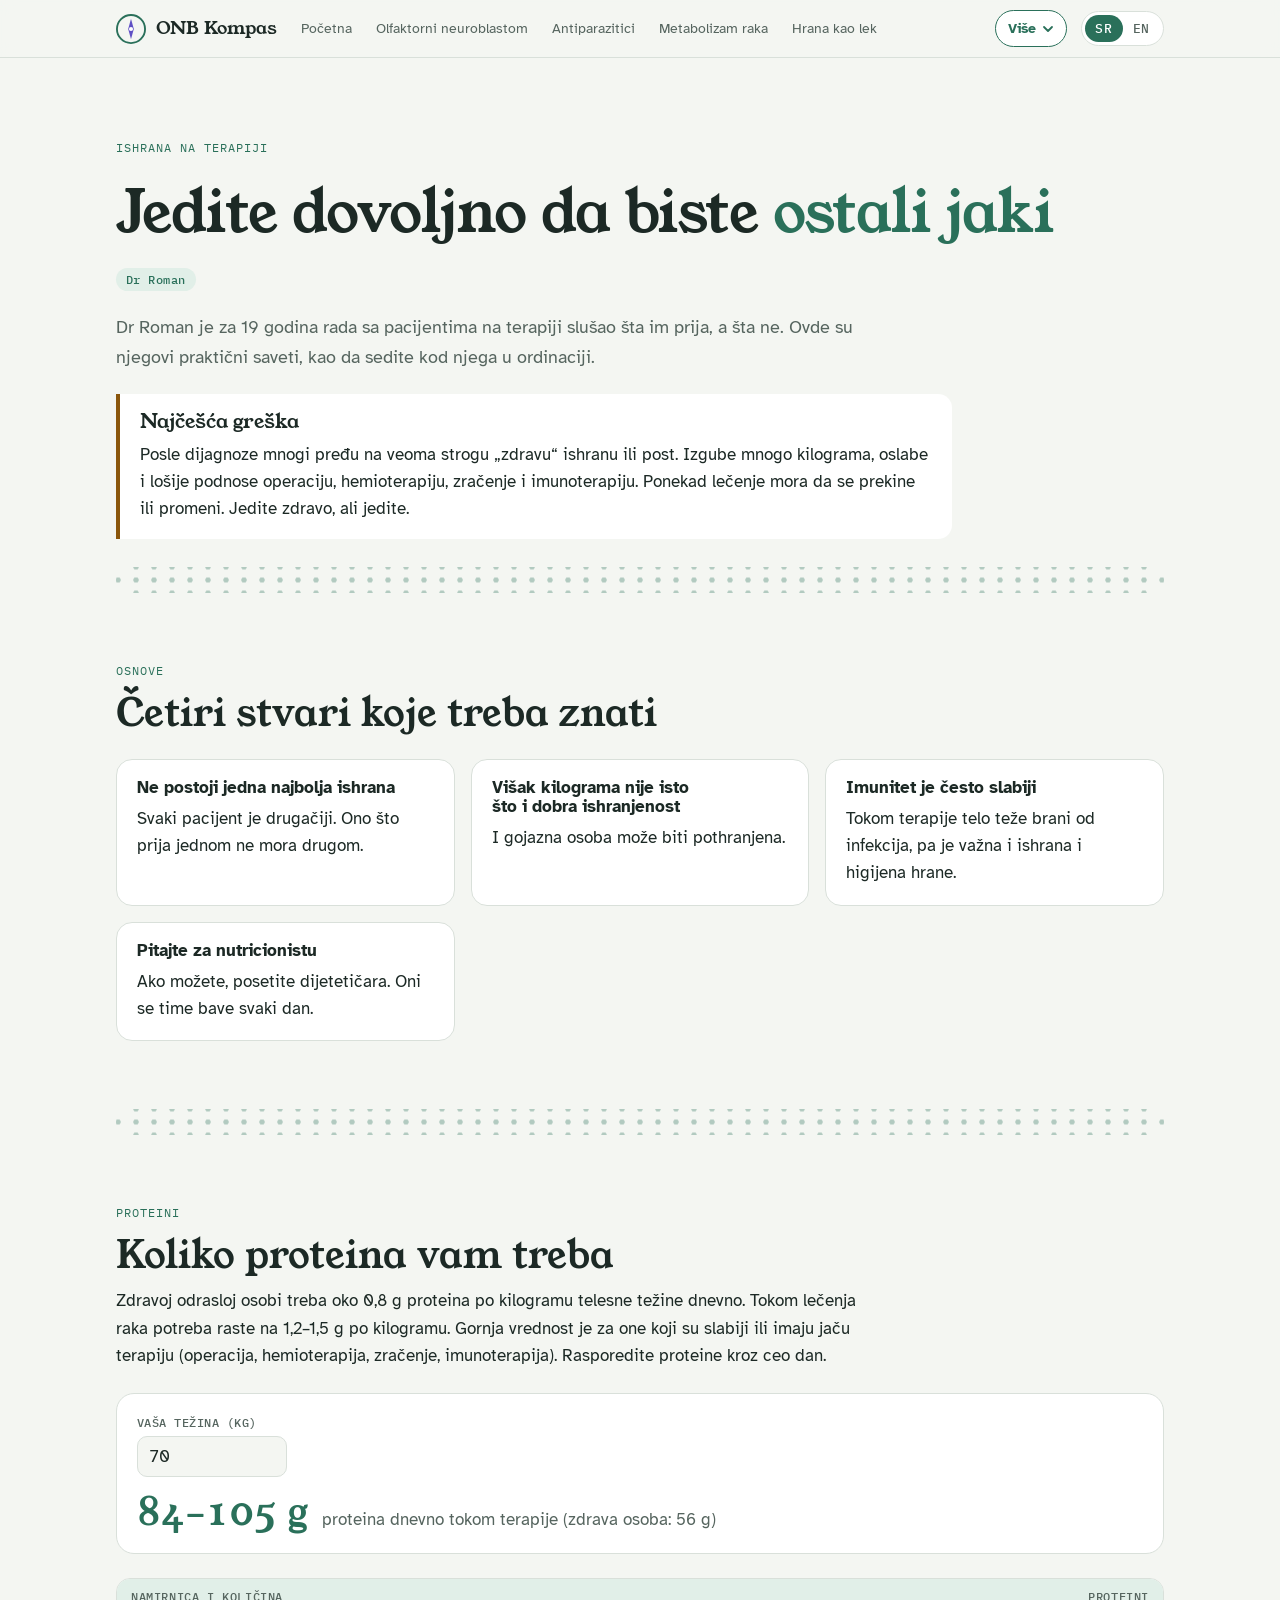
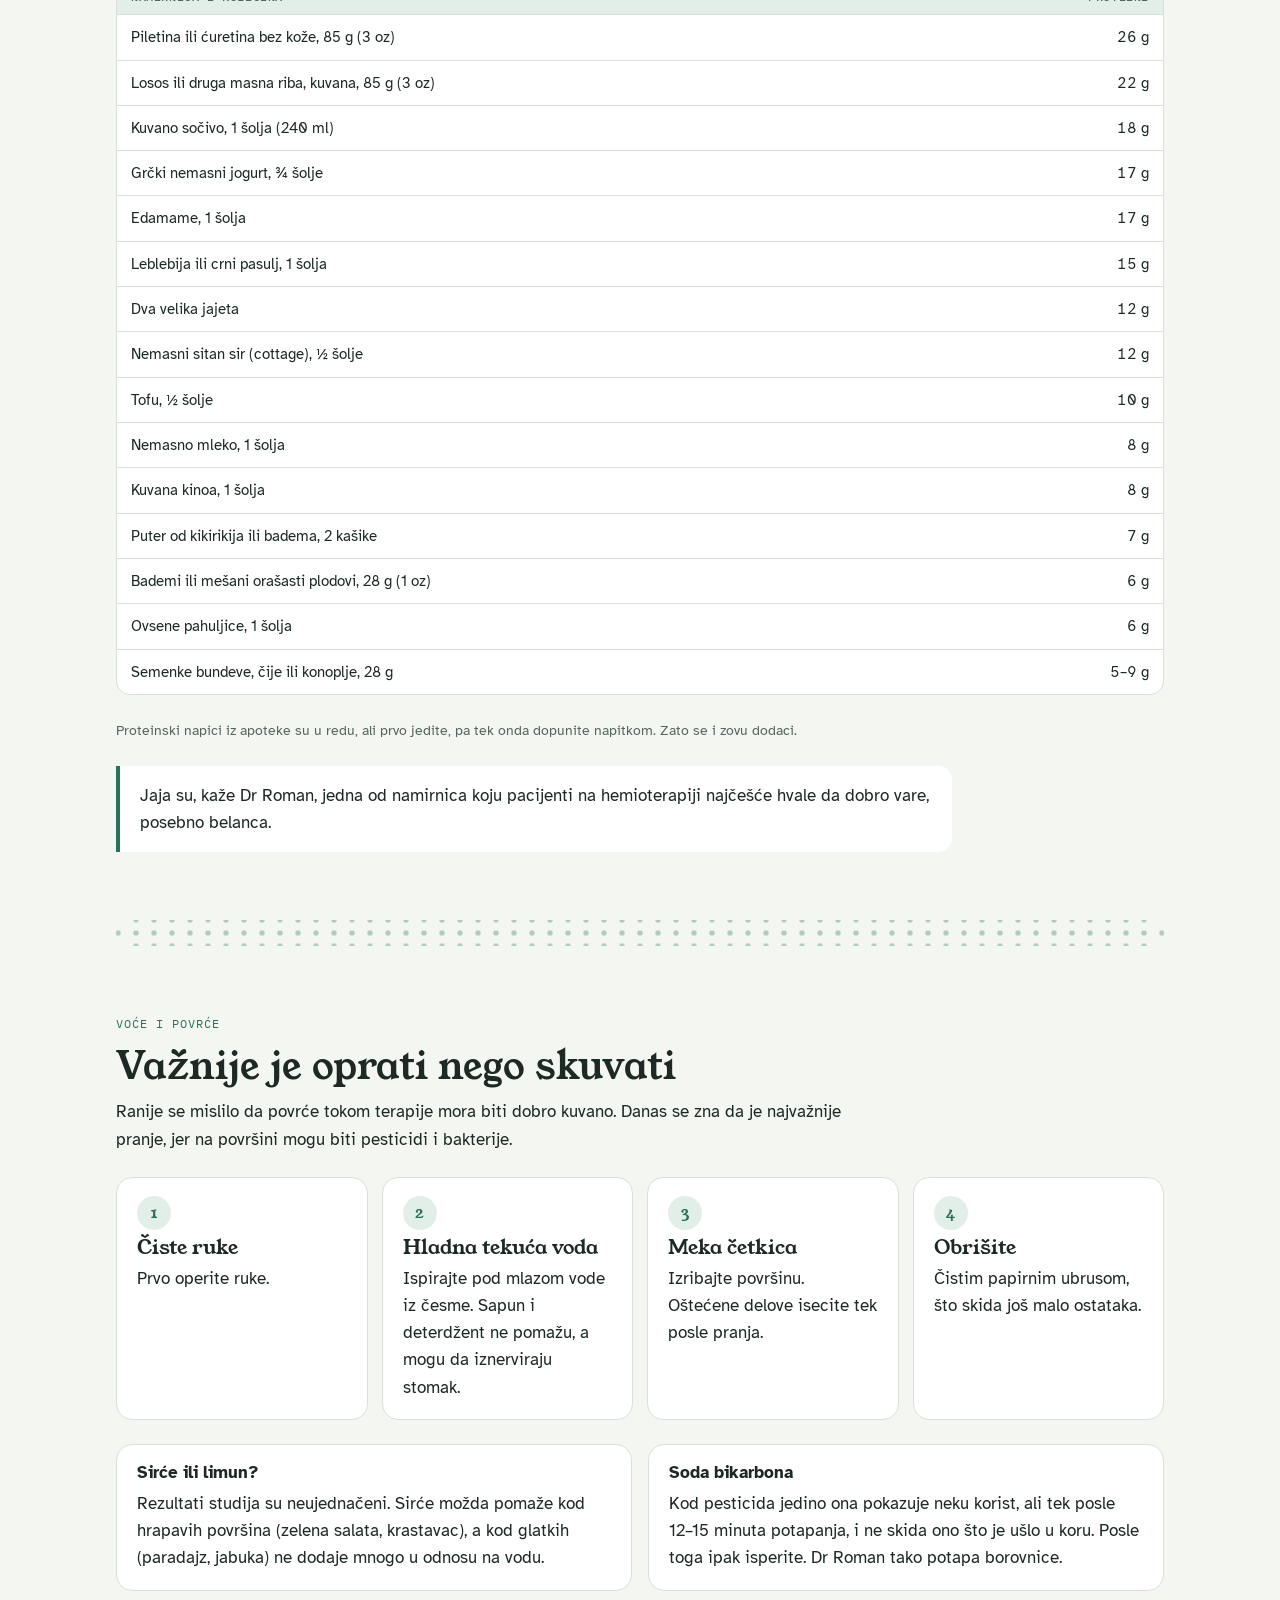
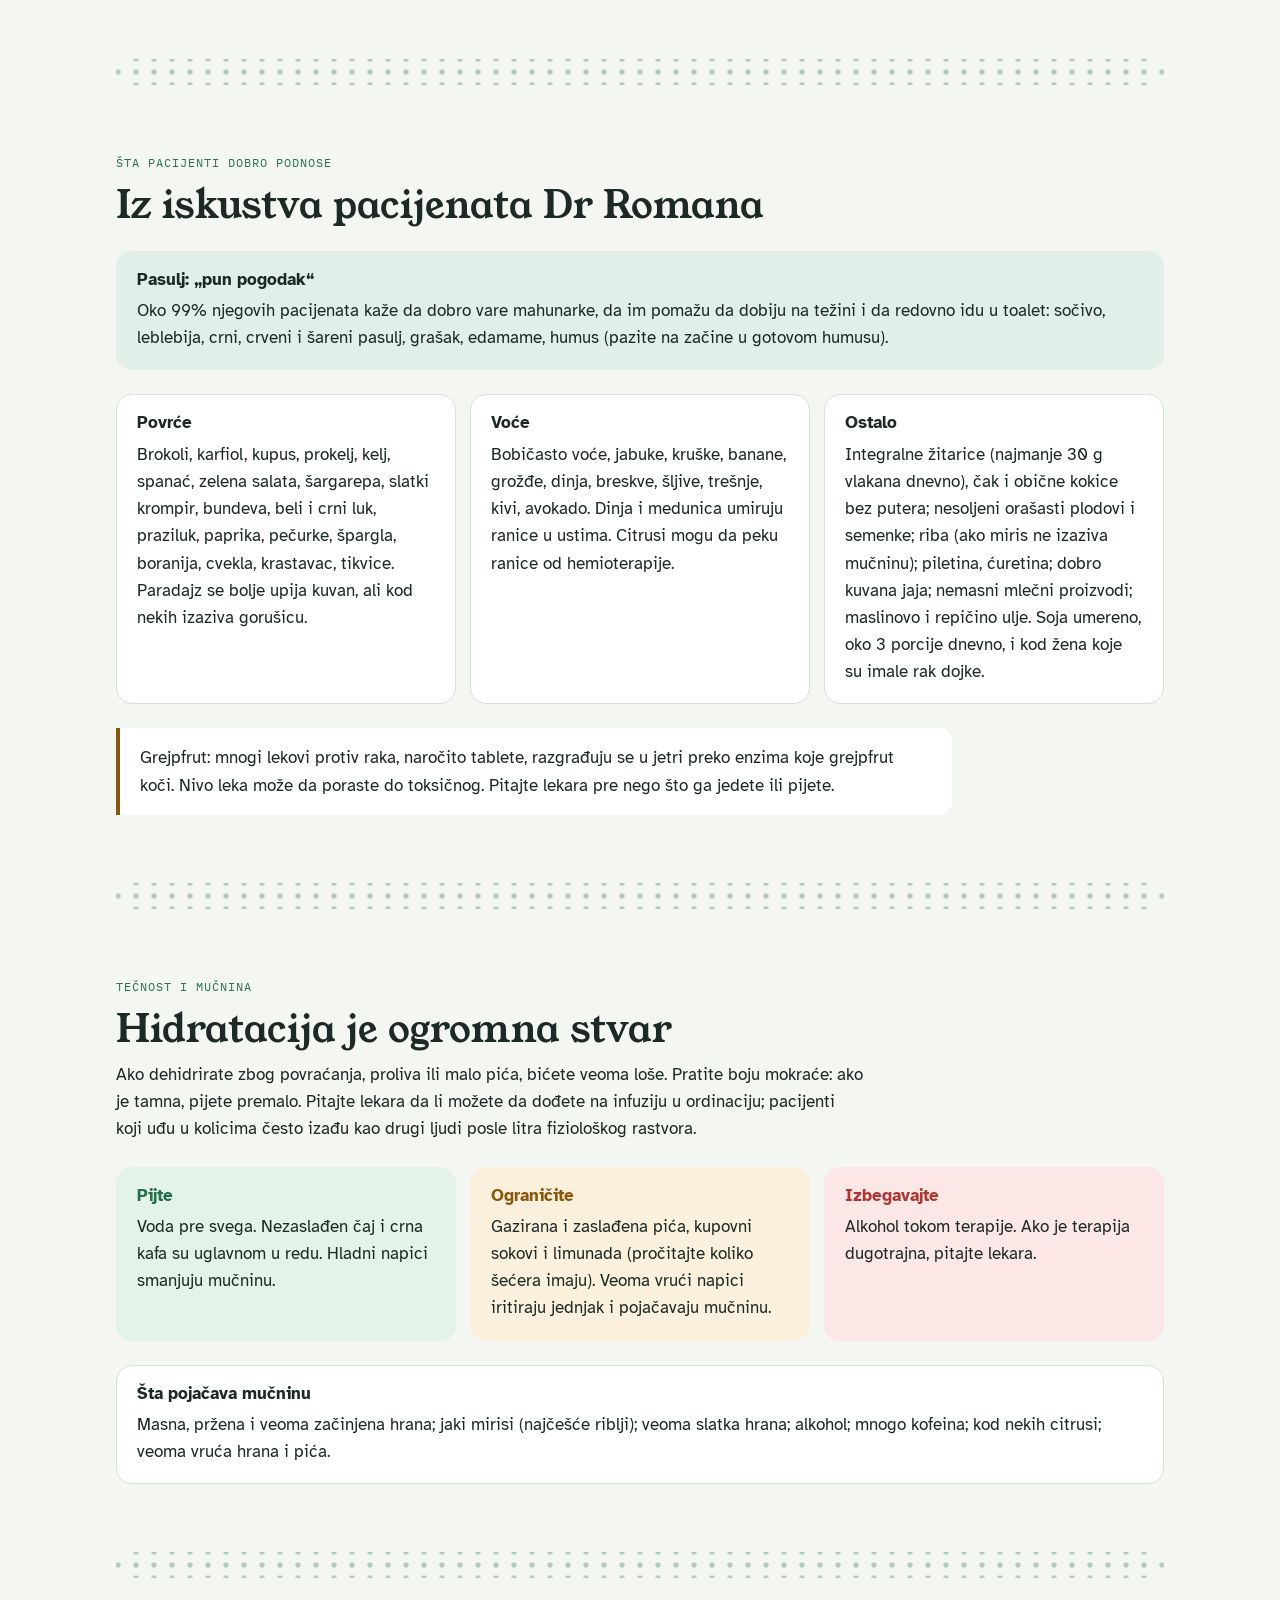
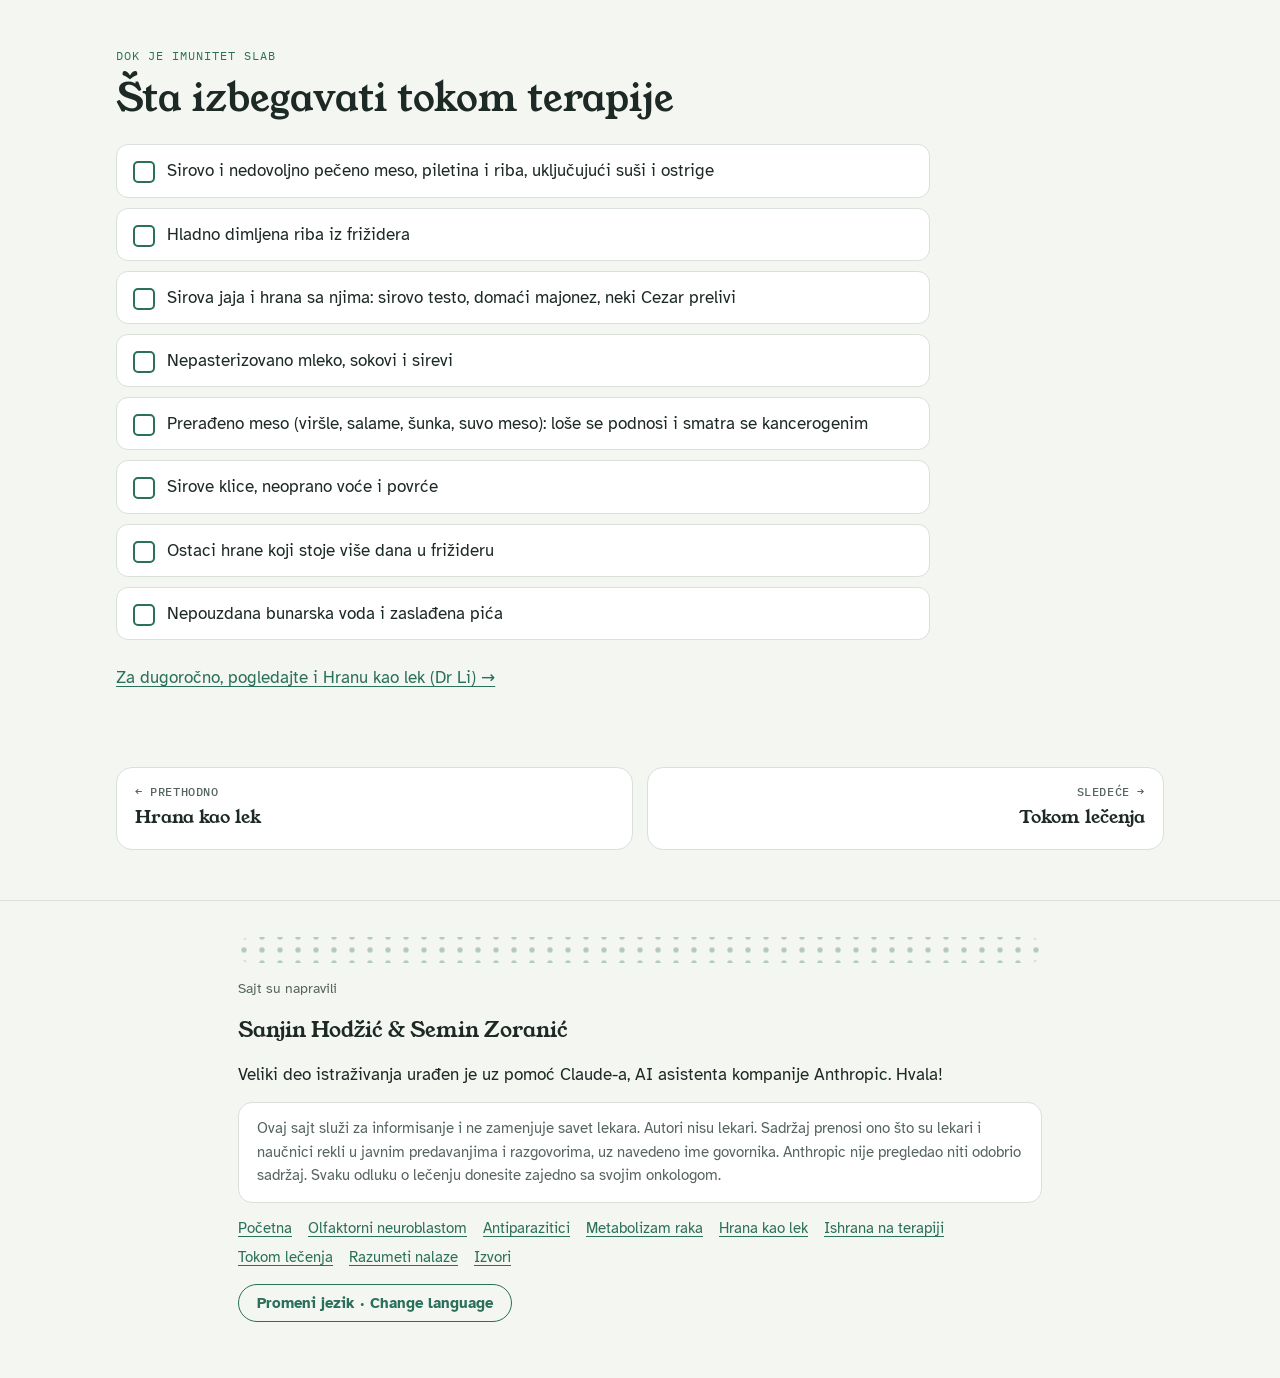
<file: ishrana.html>
<!doctype html>
<html lang="sr-Latn">
<head>
<meta charset="utf-8">
<meta name="viewport" content="width=device-width, initial-scale=1, viewport-fit=cover">
<title>Ishrana na terapiji · ONB Kompas</title>
<meta name="claude:viewport-fit-sides" content="cover">
<meta name="description" content="ONB Kompas: znanje o raku za pacijente i porodice / cancer knowledge for patients and families">
<link rel="preconnect" href="https://fonts.googleapis.com">
<link rel="preconnect" href="https://fonts.gstatic.com" crossorigin>
<link rel="stylesheet" href="https://fonts.googleapis.com/css2?family=Atkinson+Hyperlegible:ital,wght@0,400;0,700;1,400&family=IBM+Plex+Mono:wght@500&family=Young+Serif&display=swap">
<link rel="stylesheet" href="styles.css">
</head>
<body>
<script>try{var l=localStorage.getItem('onb-lang');if(l==='en'||l==='sr')document.documentElement.setAttribute('data-lang',l)}catch(e){}</script>

<header class="bar">
  <div class="wrap bar-in">
    <a class="brand" href="index.html"><svg class="brand-mark" viewBox="0 0 32 32" aria-hidden="true"><circle cx="16" cy="16" r="15" fill="none" stroke="var(--sage)" stroke-width="2"/><path d="M16 5 L19 16 L16 27 L13 16 Z" fill="var(--lav)"/><circle cx="16" cy="16" r="2.2" fill="var(--surface)"/></svg><span class="brand-name">ONB Kompas</span></a>
    <nav class="nav" aria-label="Glavne stranice / Main pages"><a href="index.html"><span class="sr">Početna</span><span class="en">Home</span></a><a href="onb.html"><span class="sr">Olfaktorni neuroblastom</span><span class="en">Olfactory neuroblastoma</span></a><a href="lekovi.html"><span class="sr">Antiparazitici</span><span class="en">Antiparasitics</span></a><a href="metabolizam.html"><span class="sr">Metabolizam raka</span><span class="en">Cancer metabolism</span></a><a href="hrana.html"><span class="sr">Hrana kao lek</span><span class="en">Food as medicine</span></a></nav>
    <details class="more" id="more-menu" data-current="true">
      <summary><span class="more-desk"><span class="sr">Više</span><span class="en">More</span></span><span class="more-mob"><span class="sr">Meni</span><span class="en">Menu</span></span><svg width="12" height="12" viewBox="0 0 12 12" aria-hidden="true"><path d="M2 4l4 4 4-4" fill="none" stroke="currentColor" stroke-width="1.8" stroke-linecap="round" stroke-linejoin="round"/></svg></summary>
      <div class="menu" role="menu"><a class="menu-primary" href="index.html"><span class="sr">Početna</span><span class="en">Home</span></a><a class="menu-primary" href="onb.html"><span class="sr">Olfaktorni neuroblastom</span><span class="en">Olfactory neuroblastoma</span></a><a class="menu-primary" href="lekovi.html"><span class="sr">Antiparazitici</span><span class="en">Antiparasitics</span></a><a class="menu-primary" href="metabolizam.html"><span class="sr">Metabolizam raka</span><span class="en">Cancer metabolism</span></a><a class="menu-primary" href="hrana.html"><span class="sr">Hrana kao lek</span><span class="en">Food as medicine</span></a><span class="menu-sep" aria-hidden="true"></span><span class="menu-label"><span class="sr">Saveti i vodiči</span><span class="en">Guides and advice</span></span><a href="ishrana.html" aria-current="page"><span class="sr">Ishrana na terapiji</span><span class="en">Eating during treatment</span></a><a href="lecenje.html"><span class="sr">Tokom lečenja</span><span class="en">During treatment</span></a><a href="nalazi.html"><span class="sr">Razumeti nalaze</span><span class="en">Understanding reports</span></a><a href="izvori.html"><span class="sr">Izvori</span><span class="en">Sources</span></a></div>
    </details>
    <div class="lang" role="group" aria-label="Jezik / Language">
      <button type="button" id="lang-sr" data-set-lang="sr" aria-pressed="true">SR</button>
      <button type="button" id="lang-en" data-set-lang="en" aria-pressed="false">EN</button>
    </div>
  </div>
</header>
<main id="top">
  <div class="wrap hero">
    <span class="eyebrow"><span class="sr">Ishrana na terapiji</span><span class="en">Eating during treatment</span></span>
    <h1><span class="sr">Jedite dovoljno da biste <em>ostali jaki</em></span><span class="en">Eat enough to <em>stay strong</em></span></h1>
    <div class="speakers"><span class="who sage">Dr Roman</span></div>
    <div class="prose">
      <p class="lead"><span class="sr">Dr Roman je za 19 godina rada sa pacijentima na terapiji slušao šta im prija, a šta ne. Ovde su njegovi praktični saveti, kao da sedite kod njega u ordinaciji.</span><span class="en">Over 19 years Dr Roman has listened to what patients in treatment tolerate and what they don't. Here is his practical advice, as if you were sitting in his office.</span></p>
    </div>
    <div class="callout warn">
      <h3><span class="sr">Najčešća greška</span><span class="en">The most common mistake</span></h3>
      <p><span class="sr">Posle dijagnoze mnogi pređu na veoma strogu „zdravu“ ishranu ili post. Izgube mnogo kilograma, oslabe i lošije podnose operaciju, hemioterapiju, zračenje i imunoterapiju. Ponekad lečenje mora da se prekine ili promeni. Jedite zdravo, ali jedite.</span><span class="en">After diagnosis many switch to a very strict "healthy" diet or fasting. They lose a lot of weight, grow weak and tolerate surgery, chemotherapy, radiation and immunotherapy worse. Sometimes treatment has to be paused or changed. Eat healthy, but eat.</span></p>
    </div>
  </div>

  <div class="wrap"><div class="sieve" aria-hidden="true"></div></div>

  <section class="wrap block" id="osnove">
    <div class="sec-head">
      <span class="eyebrow"><span class="sr">Osnove</span><span class="en">The basics</span></span>
      <h2><span class="sr">Četiri stvari koje treba znati</span><span class="en">Four things to know</span></h2>
    </div>
    <div class="grid2">
      <div class="card"><h3 class="plain-h"><span class="sr">Ne postoji jedna najbolja ishrana</span><span class="en">There is no single best diet</span></h3><p><span class="sr">Svaki pacijent je drugačiji. Ono što prija jednom ne mora drugom.</span><span class="en">Every patient is different. What works for one may not work for another.</span></p></div>
      <div class="card"><h3 class="plain-h"><span class="sr">Višak kilograma nije isto što i dobra ishranjenost</span><span class="en">Being overweight isn't being well-nourished</span></h3><p><span class="sr">I gojazna osoba može biti pothranjena.</span><span class="en">An overweight person can still be malnourished.</span></p></div>
      <div class="card"><h3 class="plain-h"><span class="sr">Imunitet je često slabiji</span><span class="en">Immunity is often lower</span></h3><p><span class="sr">Tokom terapije telo teže brani od infekcija, pa je važna i ishrana i higijena hrane.</span><span class="en">During treatment the body fights infection less well, so both nutrition and food hygiene matter.</span></p></div>
      <div class="card"><h3 class="plain-h"><span class="sr">Pitajte za nutricionistu</span><span class="en">Ask for a dietitian</span></h3><p><span class="sr">Ako možete, posetite dijetetičara. Oni se time bave svaki dan.</span><span class="en">If you can, see a registered dietitian. This is what they do every day.</span></p></div>
    </div>
  </section>

  <div class="wrap"><div class="sieve" aria-hidden="true"></div></div>

  <section class="wrap block" id="proteini">
    <div class="sec-head">
      <span class="eyebrow"><span class="sr">Proteini</span><span class="en">Protein</span></span>
      <h2><span class="sr">Koliko proteina vam treba</span><span class="en">How much protein you need</span></h2>
      <p><span class="sr">Zdravoj odrasloj osobi treba oko 0,8 g proteina po kilogramu telesne težine dnevno. Tokom lečenja raka potreba raste na 1,2–1,5 g po kilogramu. Gornja vrednost je za one koji su slabiji ili imaju jaču terapiju (operacija, hemioterapija, zračenje, imunoterapija). Rasporedite proteine kroz ceo dan.</span><span class="en">A healthy adult needs about 0.8 g of protein per kilogram of body weight a day. During cancer treatment that rises to 1.2–1.5 g per kilogram. The upper end is for people who are weaker or on heavier treatment (surgery, chemotherapy, radiation, immunotherapy). Spread protein through the day.</span></p>
    </div>
    <div class="calc" id="protein-calc">
      <div class="calc-row">
        <div class="field"><label for="protein-weight"><span class="sr">Vaša težina (kg)</span><span class="en">Your weight (kg)</span></label><input id="protein-weight" type="number" inputmode="decimal" min="20" max="250" step="1" value="70"></div>
      </div>
      <div class="result"><b><span id="protein-lo">84</span>–<span id="protein-hi">105</span> g</b><span class="muted"><span class="sr">proteina dnevno tokom terapije (zdrava osoba: <span class="protein-healthy">56</span> g)</span><span class="en">protein a day during treatment (healthy person: <span class="protein-healthy">56</span> g)</span></span></div>
    </div>
    <div class="tbl-wrap">
      <table>
        <thead><tr><th><span class="sr">Namirnica i količina</span><span class="en">Food and amount</span></th><th class="num"><span class="sr">Proteini</span><span class="en">Protein</span></th></tr></thead>
        <tbody>
          <tr><td><span class="sr">Piletina ili ćuretina bez kože, 85 g (3 oz)</span><span class="en">Skinless chicken or turkey breast, 85 g (3 oz)</span></td><td class="num">26 g</td></tr>
          <tr><td><span class="sr">Losos ili druga masna riba, kuvana, 85 g (3 oz)</span><span class="en">Salmon or other fatty fish, cooked, 85 g (3 oz)</span></td><td class="num">22 g</td></tr>
          <tr><td><span class="sr">Kuvano sočivo, 1 šolja (240 ml)</span><span class="en">Cooked lentils, 1 cup (240 ml)</span></td><td class="num">18 g</td></tr>
          <tr><td><span class="sr">Grčki nemasni jogurt, ¾ šolje</span><span class="en">Low-fat Greek yogurt, ¾ cup</span></td><td class="num">17 g</td></tr>
          <tr><td><span class="sr">Edamame, 1 šolja</span><span class="en">Edamame, 1 cup</span></td><td class="num">17 g</td></tr>
          <tr><td><span class="sr">Leblebija ili crni pasulj, 1 šolja</span><span class="en">Chickpeas or black beans, 1 cup</span></td><td class="num">15 g</td></tr>
          <tr><td><span class="sr">Dva velika jajeta</span><span class="en">Two large eggs</span></td><td class="num">12 g</td></tr>
          <tr><td><span class="sr">Nemasni sitan sir (cottage), ½ šolje</span><span class="en">Low-fat cottage cheese, ½ cup</span></td><td class="num">12 g</td></tr>
          <tr><td><span class="sr">Tofu, ½ šolje</span><span class="en">Tofu, ½ cup</span></td><td class="num">10 g</td></tr>
          <tr><td><span class="sr">Nemasno mleko, 1 šolja</span><span class="en">Low-fat milk, 1 cup</span></td><td class="num">8 g</td></tr>
          <tr><td><span class="sr">Kuvana kinoa, 1 šolja</span><span class="en">Cooked quinoa, 1 cup</span></td><td class="num">8 g</td></tr>
          <tr><td><span class="sr">Puter od kikirikija ili badema, 2 kašike</span><span class="en">Peanut or almond butter, 2 tbsp</span></td><td class="num">7 g</td></tr>
          <tr><td><span class="sr">Bademi ili mešani orašasti plodovi, 28 g (1 oz)</span><span class="en">Almonds or mixed nuts, 28 g (1 oz)</span></td><td class="num">6 g</td></tr>
          <tr><td><span class="sr">Ovsene pahuljice, 1 šolja</span><span class="en">Oats, 1 cup</span></td><td class="num">6 g</td></tr>
          <tr><td><span class="sr">Semenke bundeve, čije ili konoplje, 28 g</span><span class="en">Pumpkin, chia or hemp seeds, 28 g</span></td><td class="num">5–9 g</td></tr>
        </tbody>
      </table>
    </div>
    <p class="muted small"><span class="sr">Proteinski napici iz apoteke su u redu, ali prvo jedite, pa tek onda dopunite napitkom. Zato se i zovu dodaci.</span><span class="en">Protein shakes from the pharmacy are fine, but eat first and then top up with a shake. That's why they're called supplements.</span></p>
    <div class="callout sage">
      <p><span class="sr">Jaja su, kaže Dr Roman, jedna od namirnica koju pacijenti na hemioterapiji najčešće hvale da dobro vare, posebno belanca.</span><span class="en">Eggs, Dr Roman says, are one of the foods patients on chemotherapy most often say they digest well, especially egg whites.</span></p>
    </div>
  </section>

  <div class="wrap"><div class="sieve" aria-hidden="true"></div></div>

  <section class="wrap block" id="pranje">
    <div class="sec-head">
      <span class="eyebrow"><span class="sr">Voće i povrće</span><span class="en">Fruit and vegetables</span></span>
      <h2><span class="sr">Važnije je oprati nego skuvati</span><span class="en">Washing matters more than cooking</span></h2>
      <p><span class="sr">Ranije se mislilo da povrće tokom terapije mora biti dobro kuvano. Danas se zna da je najvažnije pranje, jer na površini mogu biti pesticidi i bakterije.</span><span class="en">It used to be thought that vegetables must be well cooked during treatment. Today we know washing matters most, because the surface can carry pesticides and bacteria.</span></p>
    </div>
    <ol class="path">
      <li><h3><span class="sr">Čiste ruke</span><span class="en">Clean hands</span></h3><p><span class="sr">Prvo operite ruke.</span><span class="en">Wash your hands first.</span></p></li>
      <li><h3><span class="sr">Hladna tekuća voda</span><span class="en">Cool running water</span></h3><p><span class="sr">Ispirajte pod mlazom vode iz česme. Sapun i deterdžent ne pomažu, a mogu da iznerviraju stomak.</span><span class="en">Rinse under running tap water. Soap and detergent don't help and can upset your stomach.</span></p></li>
      <li><h3><span class="sr">Meka četkica</span><span class="en">Soft brush</span></h3><p><span class="sr">Izribajte površinu. Oštećene delove isecite tek posle pranja.</span><span class="en">Scrub the surface. Cut away damaged spots only after washing.</span></p></li>
      <li><h3><span class="sr">Obrišite</span><span class="en">Pat dry</span></h3><p><span class="sr">Čistim papirnim ubrusom, što skida još malo ostataka.</span><span class="en">With a clean paper towel, which removes a little more residue.</span></p></li>
    </ol>
    <div class="grid2">
      <div class="card"><h3 class="plain-h"><span class="sr">Sirće ili limun?</span><span class="en">Vinegar or lemon?</span></h3><p><span class="sr">Rezultati studija su neujednačeni. Sirće možda pomaže kod hrapavih površina (zelena salata, krastavac), a kod glatkih (paradajz, jabuka) ne dodaje mnogo u odnosu na vodu.</span><span class="en">Study results are mixed. Vinegar may help with rough surfaces (lettuce, cucumber), but adds little over water for smooth ones (tomatoes, apples).</span></p></div>
      <div class="card"><h3 class="plain-h"><span class="sr">Soda bikarbona</span><span class="en">Baking soda</span></h3><p><span class="sr">Kod pesticida jedino ona pokazuje neku korist, ali tek posle 12–15 minuta potapanja, i ne skida ono što je ušlo u koru. Posle toga ipak isperite. Dr Roman tako potapa borovnice.</span><span class="en">For pesticides it is the only one with some benefit, but only after 12–15 minutes of soaking, and it doesn't remove what has entered the peel. Rinse afterwards anyway. Dr Roman soaks blueberries this way.</span></p></div>
    </div>
  </section>

  <div class="wrap"><div class="sieve" aria-hidden="true"></div></div>

  <section class="wrap block" id="sta-prija">
    <div class="sec-head">
      <span class="eyebrow"><span class="sr">Šta pacijenti dobro podnose</span><span class="en">What patients tolerate well</span></span>
      <h2><span class="sr">Iz iskustva pacijenata Dr Romana</span><span class="en">From Dr Roman's patients' experience</span></h2>
    </div>
    <div class="card s">
      <h3 class="plain-h"><span class="sr">Pasulj: „pun pogodak“</span><span class="en">Beans: "a home run"</span></h3>
      <p><span class="sr">Oko 99% njegovih pacijenata kaže da dobro vare mahunarke, da im pomažu da dobiju na težini i da redovno idu u toalet: sočivo, leblebija, crni, crveni i šareni pasulj, grašak, edamame, humus (pazite na začine u gotovom humusu).</span><span class="en">About 99% of his patients say they digest legumes well, that they help them gain weight and stay regular: lentils, chickpeas, black, kidney and pinto beans, split peas, edamame, hummus (watch the seasonings in shop-bought hummus).</span></p>
    </div>
    <div class="grid3">
      <div class="card">
        <h3 class="plain-h"><span class="sr">Povrće</span><span class="en">Vegetables</span></h3>
        <p><span class="sr">Brokoli, karfiol, kupus, prokelj, kelj, spanać, zelena salata, šargarepa, slatki krompir, bundeva, beli i crni luk, praziluk, paprika, pečurke, špargla, boranija, cvekla, krastavac, tikvice. Paradajz se bolje upija kuvan, ali kod nekih izaziva gorušicu.</span><span class="en">Broccoli, cauliflower, cabbage, Brussels sprouts, kale, spinach, romaine, carrots, sweet potato, squash, pumpkin, garlic, onions, leeks, peppers, mushrooms, asparagus, green beans, beets, cucumber, courgette. Tomatoes absorb better cooked, but give some people heartburn.</span></p>
      </div>
      <div class="card">
        <h3 class="plain-h"><span class="sr">Voće</span><span class="en">Fruit</span></h3>
        <p><span class="sr">Bobičasto voće, jabuke, kruške, banane, grožđe, dinja, breskve, šljive, trešnje, kivi, avokado. Dinja i medunica umiruju ranice u ustima. Citrusi mogu da peku ranice od hemioterapije.</span><span class="en">Berries, apples, pears, bananas, grapes, melon, peaches, plums, cherries, kiwi, avocado. Cantaloupe and honeydew soothe mouth sores. Citrus can sting chemo mouth sores.</span></p>
      </div>
      <div class="card">
        <h3 class="plain-h"><span class="sr">Ostalo</span><span class="en">Other</span></h3>
        <p><span class="sr">Integralne žitarice (najmanje 30 g vlakana dnevno), čak i obične kokice bez putera; nesoljeni orašasti plodovi i semenke; riba (ako miris ne izaziva mučninu); piletina, ćuretina; dobro kuvana jaja; nemasni mlečni proizvodi; maslinovo i repičino ulje. Soja umereno, oko 3 porcije dnevno, i kod žena koje su imale rak dojke.</span><span class="en">Whole grains (at least 30 g of fibre a day), even plain popcorn without butter; unsalted nuts and seeds; fish (if the smell doesn't cause nausea); chicken, turkey; well-cooked eggs; low-fat dairy; olive and canola oil. Soy in moderation, about 3 servings a day, including for women with a history of breast cancer.</span></p>
      </div>
    </div>
    <div class="callout warn">
      <p><span class="sr">Grejpfrut: mnogi lekovi protiv raka, naročito tablete, razgrađuju se u jetri preko enzima koje grejpfrut koči. Nivo leka može da poraste do toksičnog. Pitajte lekara pre nego što ga jedete ili pijete.</span><span class="en">Grapefruit: many cancer drugs, especially pills, are broken down in the liver by enzymes that grapefruit blocks. Drug levels can rise to toxic. Ask your doctor before eating or drinking it.</span></p>
    </div>
  </section>

  <div class="wrap"><div class="sieve" aria-hidden="true"></div></div>

  <section class="wrap block" id="pice">
    <div class="sec-head">
      <span class="eyebrow"><span class="sr">Tečnost i mučnina</span><span class="en">Fluids and nausea</span></span>
      <h2><span class="sr">Hidratacija je ogromna stvar</span><span class="en">Hydration is huge</span></h2>
      <p><span class="sr">Ako dehidrirate zbog povraćanja, proliva ili malo pića, bićete veoma loše. Pratite boju mokraće: ako je tamna, pijete premalo. Pitajte lekara da li možete da dođete na infuziju u ordinaciju; pacijenti koji uđu u kolicima često izađu kao drugi ljudi posle litra fiziološkog rastvora.</span><span class="en">If you get dehydrated from vomiting, diarrhoea or drinking too little, you will feel very ill. Watch your urine colour: if it's dark, you're drinking too little. Ask your doctor whether you can come in for IV fluids; patients who arrive in a wheelchair often leave a different person after a litre of saline.</span></p>
    </div>
    <div class="grid3">
      <div class="card g"><h3 class="plain-h h-g"><span class="sr">Pijte</span><span class="en">Drink</span></h3><p><span class="sr">Voda pre svega. Nezaslađen čaj i crna kafa su uglavnom u redu. Hladni napici smanjuju mučninu.</span><span class="en">Water above all. Unsweetened tea and black coffee are mostly fine. Cold drinks ease nausea.</span></p></div>
      <div class="card y"><h3 class="plain-h h-y"><span class="sr">Ograničite</span><span class="en">Limit</span></h3><p><span class="sr">Gazirana i zaslađena pića, kupovni sokovi i limunada (pročitajte koliko šećera imaju). Veoma vrući napici iritiraju jednjak i pojačavaju mučninu.</span><span class="en">Fizzy and sweetened drinks, shop-bought juices and lemonade (read the sugar content). Very hot drinks irritate the oesophagus and worsen nausea.</span></p></div>
      <div class="card r"><h3 class="plain-h h-r"><span class="sr">Izbegavajte</span><span class="en">Avoid</span></h3><p><span class="sr">Alkohol tokom terapije. Ako je terapija dugotrajna, pitajte lekara.</span><span class="en">Alcohol during treatment. If treatment is long-term, ask your doctor.</span></p></div>
    </div>
    <div class="card">
      <h3 class="plain-h"><span class="sr">Šta pojačava mučninu</span><span class="en">What makes nausea worse</span></h3>
      <p><span class="sr">Masna, pržena i veoma začinjena hrana; jaki mirisi (najčešće riblji); veoma slatka hrana; alkohol; mnogo kofeina; kod nekih citrusi; veoma vruća hrana i pića.</span><span class="en">Fatty, fried and heavily seasoned food; strong smells (fishy most often); very sweet food; alcohol; lots of caffeine; citrus for some people; very hot food and drinks.</span></p>
    </div>
  </section>

  <div class="wrap"><div class="sieve" aria-hidden="true"></div></div>

  <section class="wrap block" id="izbegavati">
    <div class="sec-head">
      <span class="eyebrow"><span class="sr">Dok je imunitet slab</span><span class="en">While immunity is low</span></span>
      <h2><span class="sr">Šta izbegavati tokom terapije</span><span class="en">What to avoid during treatment</span></h2>
    </div>
    <ul class="checklist" id="avoid-sr">
      <li><span class="sr">Sirovo i nedovoljno pečeno meso, piletina i riba, uključujući suši i ostrige</span><span class="en">Raw and undercooked meat, poultry and fish, including sushi and oysters</span></li>
      <li><span class="sr">Hladno dimljena riba iz frižidera</span><span class="en">Refrigerated smoked fish</span></li>
      <li><span class="sr">Sirova jaja i hrana sa njima: sirovo testo, domaći majonez, neki Cezar prelivi</span><span class="en">Raw eggs and food made with them: raw cookie dough, homemade mayonnaise, some Caesar dressings</span></li>
      <li><span class="sr">Nepasterizovano mleko, sokovi i sirevi</span><span class="en">Unpasteurised milk, juices and cheeses</span></li>
      <li><span class="sr">Prerađeno meso (viršle, salame, šunka, suvo meso): loše se podnosi i smatra se kancerogenim</span><span class="en">Processed meat (hot dogs, deli meats, ham, jerky): poorly tolerated and considered carcinogenic</span></li>
      <li><span class="sr">Sirove klice, neoprano voće i povrće</span><span class="en">Raw sprouts, unwashed fruit and vegetables</span></li>
      <li><span class="sr">Ostaci hrane koji stoje više dana u frižideru</span><span class="en">Leftovers that have sat in the fridge for days</span></li>
      <li><span class="sr">Nepouzdana bunarska voda i zaslađena pića</span><span class="en">Untested well water and sugary drinks</span></li>
    </ul>
    <p><a href="hrana.html"><span class="sr">Za dugoročno, pogledajte i Hranu kao lek (Dr Li) →</span><span class="en">For the long term, see also Food as medicine (Dr Li) →</span></a></p>
  </section>

</main>
<nav class="wrap pager" aria-label="Sledeća stranica / Next page"><a href="hrana.html"><small><span class="sr">← Prethodno</span><span class="en">← Previous</span></small><b><span class="sr">Hrana kao lek</span><span class="en">Food as medicine</span></b></a><a class="next" href="lecenje.html"><small><span class="sr">Sledeće →</span><span class="en">Next →</span></small><b><span class="sr">Tokom lečenja</span><span class="en">During treatment</span></b></a></nav>
<footer>
  <div class="wrap foot">
    <div class="sieve" aria-hidden="true"></div>
    <p class="muted small"><span class="sr">Sajt su napravili</span><span class="en">Created by</span></p>
    <p class="authors">Sanjin Hodžić &amp; Semin Zoranić</p>
    <p><span class="sr">Veliki deo istraživanja urađen je uz pomoć Claude-a, AI asistenta kompanije Anthropic. Hvala!</span><span class="en">Much of the research was done with the help of Claude, the AI assistant made by Anthropic. Thank you!</span></p>
    <div class="disclaimer">
      <p><span class="sr">Ovaj sajt služi za informisanje i ne zamenjuje savet lekara. Autori nisu lekari. Sadržaj prenosi ono što su lekari i naučnici rekli u javnim predavanjima i razgovorima, uz navedeno ime govornika. Anthropic nije pregledao niti odobrio sadržaj. Svaku odluku o lečenju donesite zajedno sa svojim onkologom.</span><span class="en">This site is for information only and does not replace medical advice. The authors are not doctors. The content reports what doctors and scientists said in public talks and interviews, with each speaker named. Anthropic has not reviewed or endorsed the content. Make every treatment decision together with your oncologist.</span></p>
    </div>
    <nav class="foot-links" aria-label="Sve stranice / All pages"><a href="index.html"><span class="sr">Početna</span><span class="en">Home</span></a><a href="onb.html"><span class="sr">Olfaktorni neuroblastom</span><span class="en">Olfactory neuroblastoma</span></a><a href="lekovi.html"><span class="sr">Antiparazitici</span><span class="en">Antiparasitics</span></a><a href="metabolizam.html"><span class="sr">Metabolizam raka</span><span class="en">Cancer metabolism</span></a><a href="hrana.html"><span class="sr">Hrana kao lek</span><span class="en">Food as medicine</span></a><a href="ishrana.html"><span class="sr">Ishrana na terapiji</span><span class="en">Eating during treatment</span></a><a href="lecenje.html"><span class="sr">Tokom lečenja</span><span class="en">During treatment</span></a><a href="nalazi.html"><span class="sr">Razumeti nalaze</span><span class="en">Understanding reports</span></a><a href="izvori.html"><span class="sr">Izvori</span><span class="en">Sources</span></a></nav>
    <p><button type="button" class="btn" id="change-lang"><span class="sr">Promeni jezik · Change language</span><span class="en">Change language · Promeni jezik</span></button></p>
  </div>
</footer>
<script src="app.js"></script>
</body>
</html>
</file>
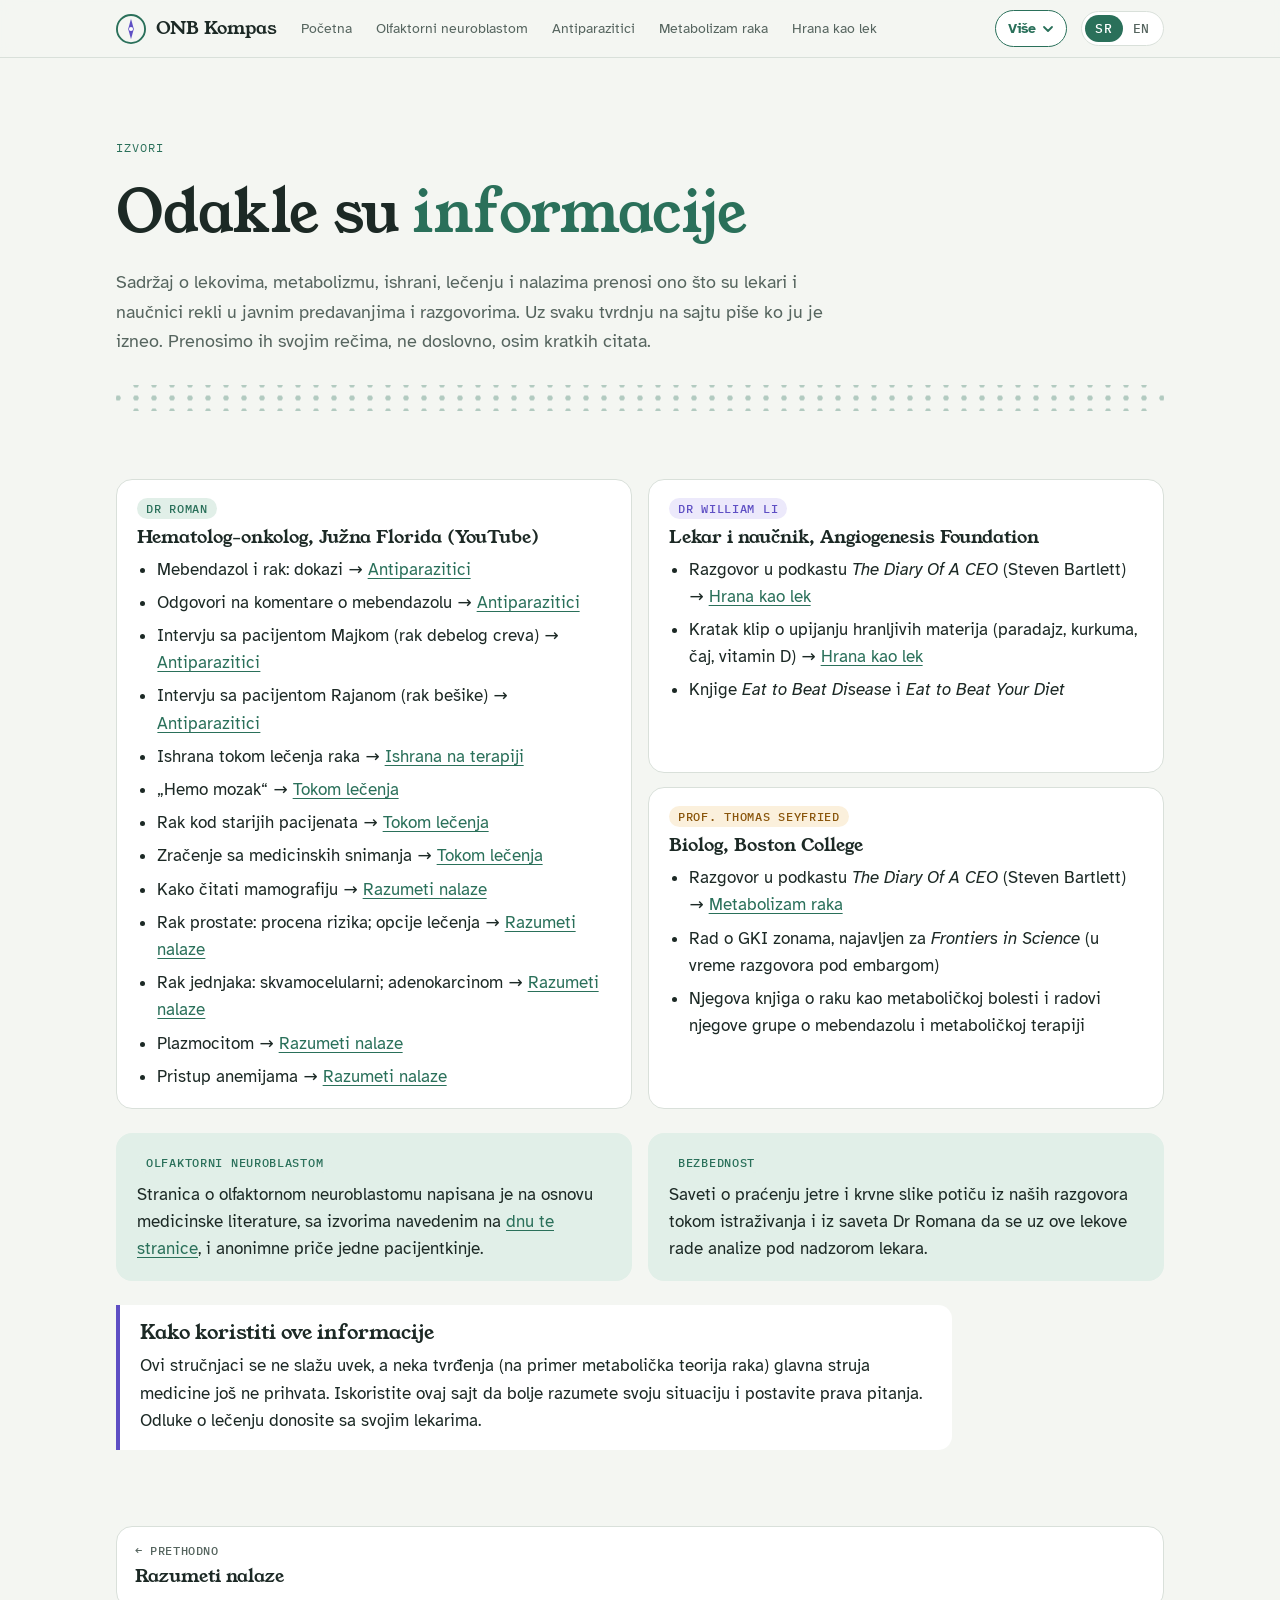
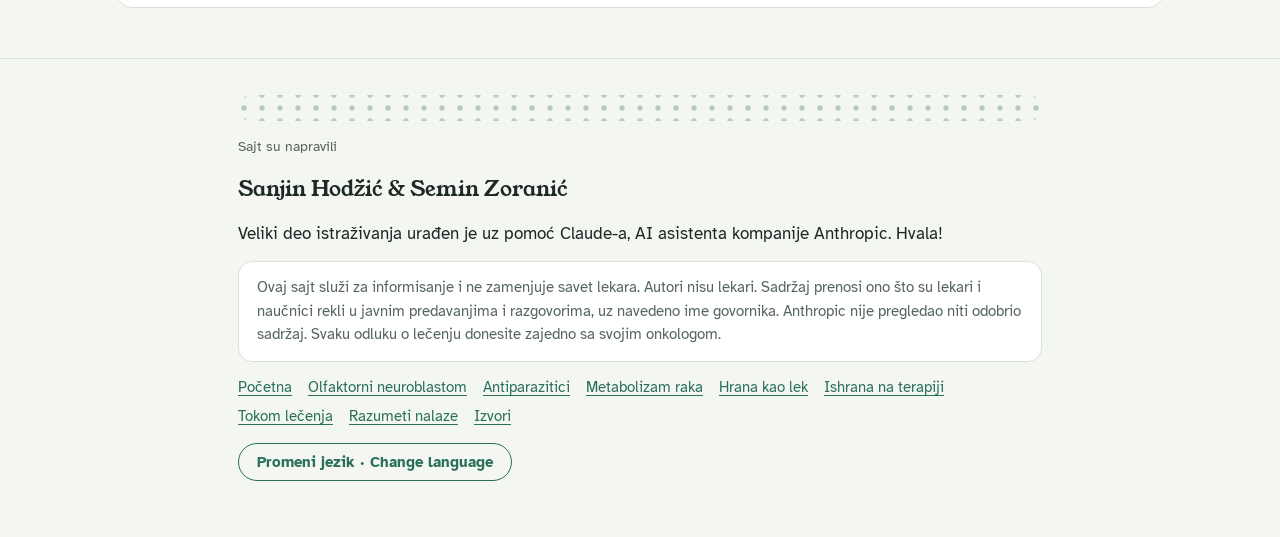
<file: izvori.html>
<!doctype html>
<html lang="sr-Latn">
<head>
<meta charset="utf-8">
<meta name="viewport" content="width=device-width, initial-scale=1, viewport-fit=cover">
<title>Izvori · ONB Kompas</title>
<meta name="claude:viewport-fit-sides" content="cover">
<meta name="description" content="ONB Kompas: znanje o raku za pacijente i porodice / cancer knowledge for patients and families">
<link rel="preconnect" href="https://fonts.googleapis.com">
<link rel="preconnect" href="https://fonts.gstatic.com" crossorigin>
<link rel="stylesheet" href="https://fonts.googleapis.com/css2?family=Atkinson+Hyperlegible:ital,wght@0,400;0,700;1,400&family=IBM+Plex+Mono:wght@500&family=Young+Serif&display=swap">
<link rel="stylesheet" href="styles.css">
</head>
<body>
<script>try{var l=localStorage.getItem('onb-lang');if(l==='en'||l==='sr')document.documentElement.setAttribute('data-lang',l)}catch(e){}</script>

<header class="bar">
  <div class="wrap bar-in">
    <a class="brand" href="index.html"><svg class="brand-mark" viewBox="0 0 32 32" aria-hidden="true"><circle cx="16" cy="16" r="15" fill="none" stroke="var(--sage)" stroke-width="2"/><path d="M16 5 L19 16 L16 27 L13 16 Z" fill="var(--lav)"/><circle cx="16" cy="16" r="2.2" fill="var(--surface)"/></svg><span class="brand-name">ONB Kompas</span></a>
    <nav class="nav" aria-label="Glavne stranice / Main pages"><a href="index.html"><span class="sr">Početna</span><span class="en">Home</span></a><a href="onb.html"><span class="sr">Olfaktorni neuroblastom</span><span class="en">Olfactory neuroblastoma</span></a><a href="lekovi.html"><span class="sr">Antiparazitici</span><span class="en">Antiparasitics</span></a><a href="metabolizam.html"><span class="sr">Metabolizam raka</span><span class="en">Cancer metabolism</span></a><a href="hrana.html"><span class="sr">Hrana kao lek</span><span class="en">Food as medicine</span></a></nav>
    <details class="more" id="more-menu" data-current="true">
      <summary><span class="more-desk"><span class="sr">Više</span><span class="en">More</span></span><span class="more-mob"><span class="sr">Meni</span><span class="en">Menu</span></span><svg width="12" height="12" viewBox="0 0 12 12" aria-hidden="true"><path d="M2 4l4 4 4-4" fill="none" stroke="currentColor" stroke-width="1.8" stroke-linecap="round" stroke-linejoin="round"/></svg></summary>
      <div class="menu" role="menu"><a class="menu-primary" href="index.html"><span class="sr">Početna</span><span class="en">Home</span></a><a class="menu-primary" href="onb.html"><span class="sr">Olfaktorni neuroblastom</span><span class="en">Olfactory neuroblastoma</span></a><a class="menu-primary" href="lekovi.html"><span class="sr">Antiparazitici</span><span class="en">Antiparasitics</span></a><a class="menu-primary" href="metabolizam.html"><span class="sr">Metabolizam raka</span><span class="en">Cancer metabolism</span></a><a class="menu-primary" href="hrana.html"><span class="sr">Hrana kao lek</span><span class="en">Food as medicine</span></a><span class="menu-sep" aria-hidden="true"></span><span class="menu-label"><span class="sr">Saveti i vodiči</span><span class="en">Guides and advice</span></span><a href="ishrana.html"><span class="sr">Ishrana na terapiji</span><span class="en">Eating during treatment</span></a><a href="lecenje.html"><span class="sr">Tokom lečenja</span><span class="en">During treatment</span></a><a href="nalazi.html"><span class="sr">Razumeti nalaze</span><span class="en">Understanding reports</span></a><a href="izvori.html" aria-current="page"><span class="sr">Izvori</span><span class="en">Sources</span></a></div>
    </details>
    <div class="lang" role="group" aria-label="Jezik / Language">
      <button type="button" id="lang-sr" data-set-lang="sr" aria-pressed="true">SR</button>
      <button type="button" id="lang-en" data-set-lang="en" aria-pressed="false">EN</button>
    </div>
  </div>
</header>
<main id="top">
  <div class="wrap hero">
    <span class="eyebrow"><span class="sr">Izvori</span><span class="en">Sources</span></span>
    <h1><span class="sr">Odakle su <em>informacije</em></span><span class="en">Where the <em>information</em> comes from</span></h1>
    <div class="prose">
      <p class="lead"><span class="sr">Sadržaj o lekovima, metabolizmu, ishrani, lečenju i nalazima prenosi ono što su lekari i naučnici rekli u javnim predavanjima i razgovorima. Uz svaku tvrdnju na sajtu piše ko ju je izneo. Prenosimo ih svojim rečima, ne doslovno, osim kratkih citata.</span><span class="en">The content on drugs, metabolism, food, treatment and reports reports what doctors and scientists said in public talks and interviews. Each claim on the site names who made it. We retell them in our own words, not verbatim, apart from short quotes.</span></p>
    </div>
  </div>

  <div class="wrap"><div class="sieve" aria-hidden="true"></div></div>

  <section class="wrap block">
    <div class="grid2">
      <div class="card">
        <span class="tag sage">Dr Roman</span>
        <h3><span class="sr">Hematolog-onkolog, Južna Florida (YouTube)</span><span class="en">Haematologist-oncologist, South Florida (YouTube)</span></h3>
        <ul class="dots">
          <li><span class="sr">Mebendazol i rak: dokazi</span><span class="en">Mebendazole for cancer: the evidence</span> → <a href="lekovi.html"><span class="sr">Antiparazitici</span><span class="en">Antiparasitics</span></a></li>
          <li><span class="sr">Odgovori na komentare o mebendazolu</span><span class="en">Answering your comments on mebendazole</span> → <a href="lekovi.html#price"><span class="sr">Antiparazitici</span><span class="en">Antiparasitics</span></a></li>
          <li><span class="sr">Intervju sa pacijentom Majkom (rak debelog creva)</span><span class="en">Interview with patient Mike (bowel cancer)</span> → <a href="lekovi.html#price"><span class="sr">Antiparazitici</span><span class="en">Antiparasitics</span></a></li>
          <li><span class="sr">Intervju sa pacijentom Rajanom (rak bešike)</span><span class="en">Interview with patient Ryan (bladder cancer)</span> → <a href="lekovi.html#price"><span class="sr">Antiparazitici</span><span class="en">Antiparasitics</span></a></li>
          <li><span class="sr">Ishrana tokom lečenja raka</span><span class="en">Diet during cancer treatment</span> → <a href="ishrana.html"><span class="sr">Ishrana na terapiji</span><span class="en">Eating during treatment</span></a></li>
          <li><span class="sr">„Hemo mozak“</span><span class="en">Chemo brain</span> → <a href="lecenje.html#hemo-mozak"><span class="sr">Tokom lečenja</span><span class="en">During treatment</span></a></li>
          <li><span class="sr">Rak kod starijih pacijenata</span><span class="en">Cancer in elderly patients</span> → <a href="lecenje.html#performans"><span class="sr">Tokom lečenja</span><span class="en">During treatment</span></a></li>
          <li><span class="sr">Zračenje sa medicinskih snimanja</span><span class="en">Radiation from medical imaging</span> → <a href="lecenje.html#zracenje"><span class="sr">Tokom lečenja</span><span class="en">During treatment</span></a></li>
          <li><span class="sr">Kako čitati mamografiju</span><span class="en">How to read a mammogram</span> → <a href="nalazi.html#mamografija"><span class="sr">Razumeti nalaze</span><span class="en">Understanding reports</span></a></li>
          <li><span class="sr">Rak prostate: procena rizika; opcije lečenja</span><span class="en">Prostate cancer: risk stratification; treatment options</span> → <a href="nalazi.html#prostata"><span class="sr">Razumeti nalaze</span><span class="en">Understanding reports</span></a></li>
          <li><span class="sr">Rak jednjaka: skvamocelularni; adenokarcinom</span><span class="en">Oesophageal cancer: squamous cell; adenocarcinoma</span> → <a href="nalazi.html#jednjak"><span class="sr">Razumeti nalaze</span><span class="en">Understanding reports</span></a></li>
          <li><span class="sr">Plazmocitom</span><span class="en">Plasmacytoma</span> → <a href="nalazi.html#plazmocitom"><span class="sr">Razumeti nalaze</span><span class="en">Understanding reports</span></a></li>
          <li><span class="sr">Pristup anemijama</span><span class="en">Approach to anaemias</span> → <a href="nalazi.html#krvna-slika"><span class="sr">Razumeti nalaze</span><span class="en">Understanding reports</span></a></li>
        </ul>
      </div>
      <div class="grid3" style="grid-template-columns:1fr">
        <div class="card">
          <span class="tag lav">Dr William Li</span>
          <h3><span class="sr">Lekar i naučnik, Angiogenesis Foundation</span><span class="en">Physician-scientist, Angiogenesis Foundation</span></h3>
          <ul class="dots">
            <li><span class="sr">Razgovor u podkastu <em>The Diary Of A CEO</em> (Steven Bartlett)</span><span class="en">Interview on <em>The Diary Of A CEO</em> podcast (Steven Bartlett)</span> → <a href="hrana.html"><span class="sr">Hrana kao lek</span><span class="en">Food as medicine</span></a></li>
            <li><span class="sr">Kratak klip o upijanju hranljivih materija (paradajz, kurkuma, čaj, vitamin D)</span><span class="en">Short clip on nutrient absorption (tomato, turmeric, tea, vitamin D)</span> → <a href="hrana.html#kombinacije"><span class="sr">Hrana kao lek</span><span class="en">Food as medicine</span></a></li>
            <li><span class="sr">Knjige <em>Eat to Beat Disease</em> i <em>Eat to Beat Your Diet</em></span><span class="en">Books <em>Eat to Beat Disease</em> and <em>Eat to Beat Your Diet</em></span></li>
          </ul>
        </div>
        <div class="card">
          <span class="tag warn">Prof. Thomas Seyfried</span>
          <h3><span class="sr">Biolog, Boston College</span><span class="en">Biologist, Boston College</span></h3>
          <ul class="dots">
            <li><span class="sr">Razgovor u podkastu <em>The Diary Of A CEO</em> (Steven Bartlett)</span><span class="en">Interview on <em>The Diary Of A CEO</em> podcast (Steven Bartlett)</span> → <a href="metabolizam.html"><span class="sr">Metabolizam raka</span><span class="en">Cancer metabolism</span></a></li>
            <li><span class="sr">Rad o GKI zonama, najavljen za <em>Frontiers in Science</em> (u vreme razgovora pod embargom)</span><span class="en">Paper on GKI zones, announced for <em>Frontiers in Science</em> (under embargo at the time of the interview)</span></li>
            <li><span class="sr">Njegova knjiga o raku kao metaboličkoj bolesti i radovi njegove grupe o mebendazolu i metaboličkoj terapiji</span><span class="en">His book on cancer as a metabolic disease, and his group's papers on mebendazole and metabolic therapy</span></li>
          </ul>
        </div>
      </div>
    </div>
    <div class="grid2">
      <div class="card s">
        <span class="tag sage"><span class="sr">Olfaktorni neuroblastom</span><span class="en">Olfactory neuroblastoma</span></span>
        <p><span class="sr">Stranica o olfaktornom neuroblastomu napisana je na osnovu medicinske literature, sa izvorima navedenim na <a href="onb.html#izvori">dnu te stranice</a>, i anonimne priče jedne pacijentkinje.</span><span class="en">The olfactory neuroblastoma page is based on medical literature, with sources listed at <a href="onb.html#izvori">the bottom of that page</a>, and one patient's anonymous story.</span></p>
      </div>
      <div class="card s">
        <span class="tag sage"><span class="sr">Bezbednost</span><span class="en">Safety</span></span>
        <p><span class="sr">Saveti o praćenju jetre i krvne slike potiču iz naših razgovora tokom istraživanja i iz saveta Dr Romana da se uz ove lekove rade analize pod nadzorom lekara.</span><span class="en">The advice on monitoring liver and blood counts comes from our conversations during the research and from Dr Roman's advice to have labs done under medical supervision with these drugs.</span></p>
      </div>
    </div>
    <div class="callout">
      <h3><span class="sr">Kako koristiti ove informacije</span><span class="en">How to use this information</span></h3>
      <p><span class="sr">Ovi stručnjaci se ne slažu uvek, a neka tvrđenja (na primer metabolička teorija raka) glavna struja medicine još ne prihvata. Iskoristite ovaj sajt da bolje razumete svoju situaciju i postavite prava pitanja. Odluke o lečenju donosite sa svojim lekarima.</span><span class="en">These experts don't always agree, and some claims (for example the metabolic theory of cancer) are not yet accepted by mainstream medicine. Use this site to understand your situation better and ask the right questions. Make treatment decisions with your doctors.</span></p>
    </div>
  </section>

</main>
<nav class="wrap pager" aria-label="Sledeća stranica / Next page"><a href="nalazi.html"><small><span class="sr">← Prethodno</span><span class="en">← Previous</span></small><b><span class="sr">Razumeti nalaze</span><span class="en">Understanding reports</span></b></a></nav>
<footer>
  <div class="wrap foot">
    <div class="sieve" aria-hidden="true"></div>
    <p class="muted small"><span class="sr">Sajt su napravili</span><span class="en">Created by</span></p>
    <p class="authors">Sanjin Hodžić &amp; Semin Zoranić</p>
    <p><span class="sr">Veliki deo istraživanja urađen je uz pomoć Claude-a, AI asistenta kompanije Anthropic. Hvala!</span><span class="en">Much of the research was done with the help of Claude, the AI assistant made by Anthropic. Thank you!</span></p>
    <div class="disclaimer">
      <p><span class="sr">Ovaj sajt služi za informisanje i ne zamenjuje savet lekara. Autori nisu lekari. Sadržaj prenosi ono što su lekari i naučnici rekli u javnim predavanjima i razgovorima, uz navedeno ime govornika. Anthropic nije pregledao niti odobrio sadržaj. Svaku odluku o lečenju donesite zajedno sa svojim onkologom.</span><span class="en">This site is for information only and does not replace medical advice. The authors are not doctors. The content reports what doctors and scientists said in public talks and interviews, with each speaker named. Anthropic has not reviewed or endorsed the content. Make every treatment decision together with your oncologist.</span></p>
    </div>
    <nav class="foot-links" aria-label="Sve stranice / All pages"><a href="index.html"><span class="sr">Početna</span><span class="en">Home</span></a><a href="onb.html"><span class="sr">Olfaktorni neuroblastom</span><span class="en">Olfactory neuroblastoma</span></a><a href="lekovi.html"><span class="sr">Antiparazitici</span><span class="en">Antiparasitics</span></a><a href="metabolizam.html"><span class="sr">Metabolizam raka</span><span class="en">Cancer metabolism</span></a><a href="hrana.html"><span class="sr">Hrana kao lek</span><span class="en">Food as medicine</span></a><a href="ishrana.html"><span class="sr">Ishrana na terapiji</span><span class="en">Eating during treatment</span></a><a href="lecenje.html"><span class="sr">Tokom lečenja</span><span class="en">During treatment</span></a><a href="nalazi.html"><span class="sr">Razumeti nalaze</span><span class="en">Understanding reports</span></a><a href="izvori.html"><span class="sr">Izvori</span><span class="en">Sources</span></a></nav>
    <p><button type="button" class="btn" id="change-lang"><span class="sr">Promeni jezik · Change language</span><span class="en">Change language · Promeni jezik</span></button></p>
  </div>
</footer>
<script src="app.js"></script>
</body>
</html>
</file>
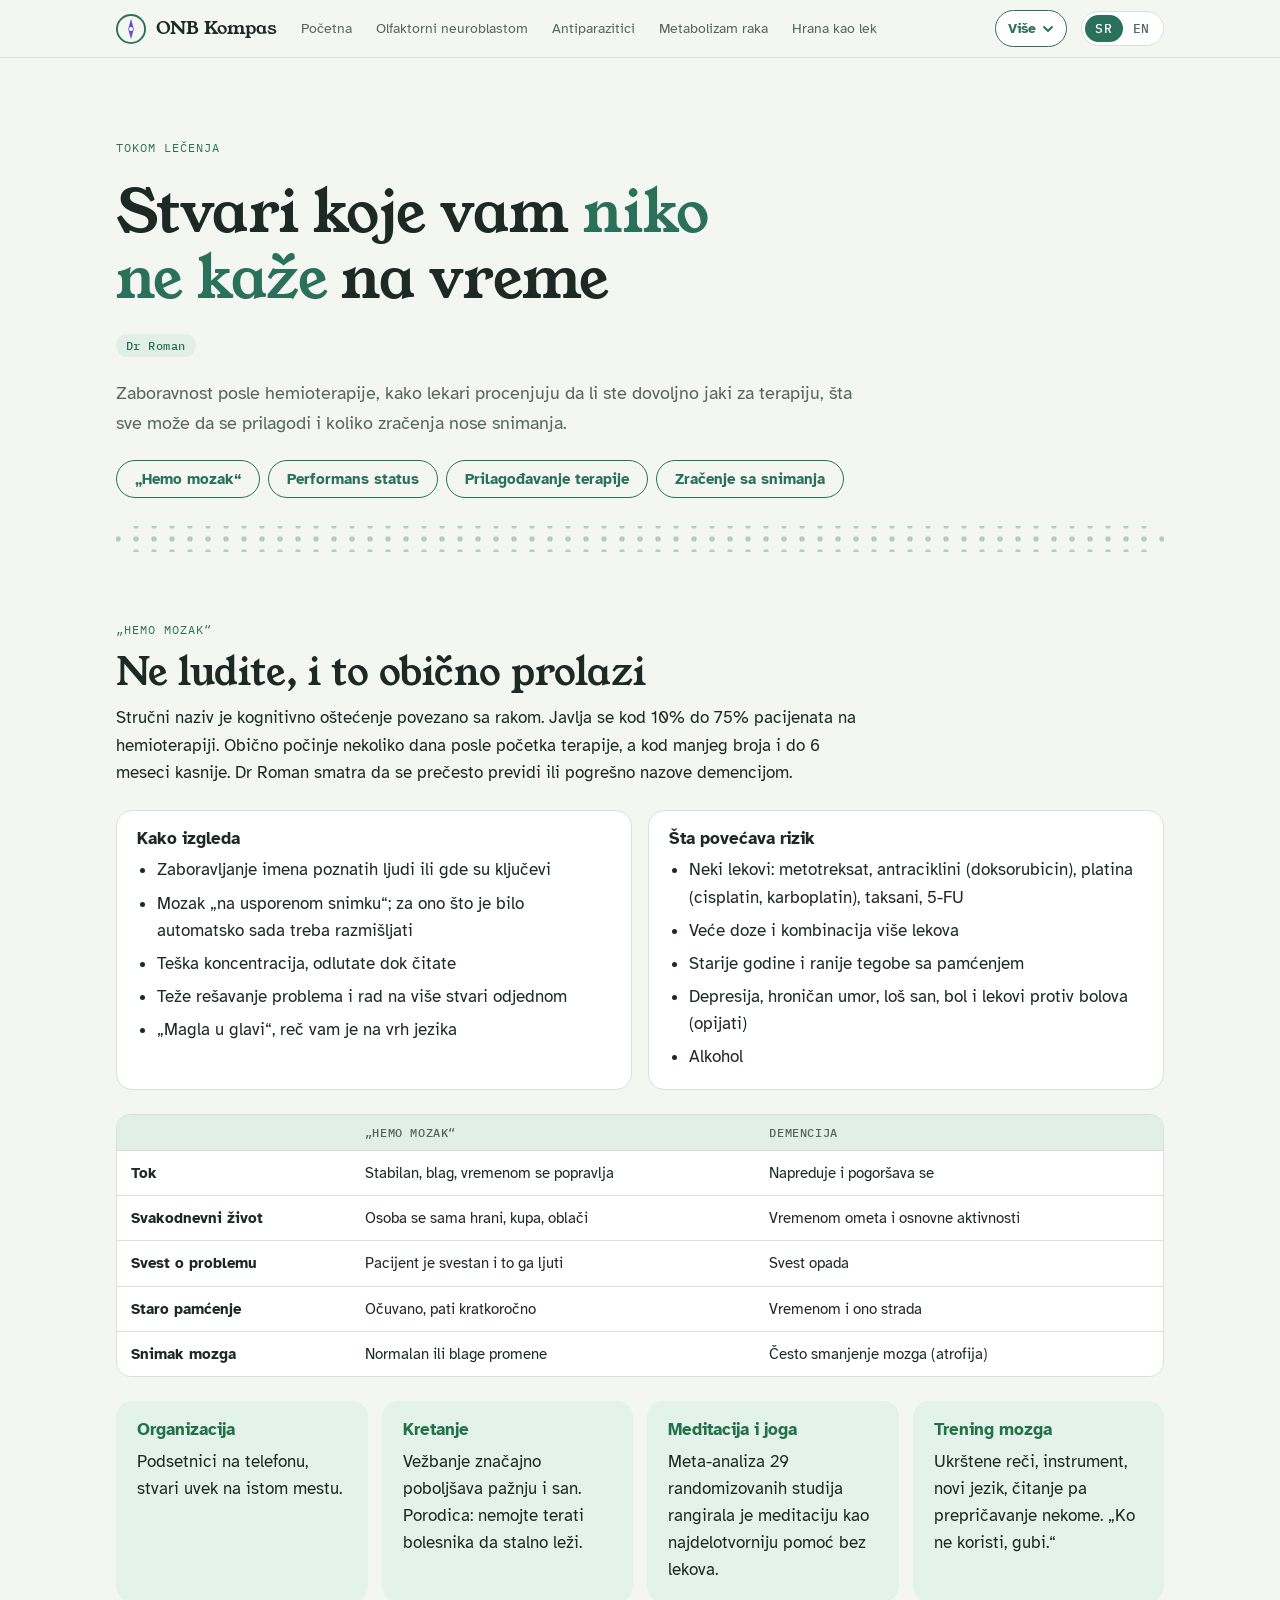
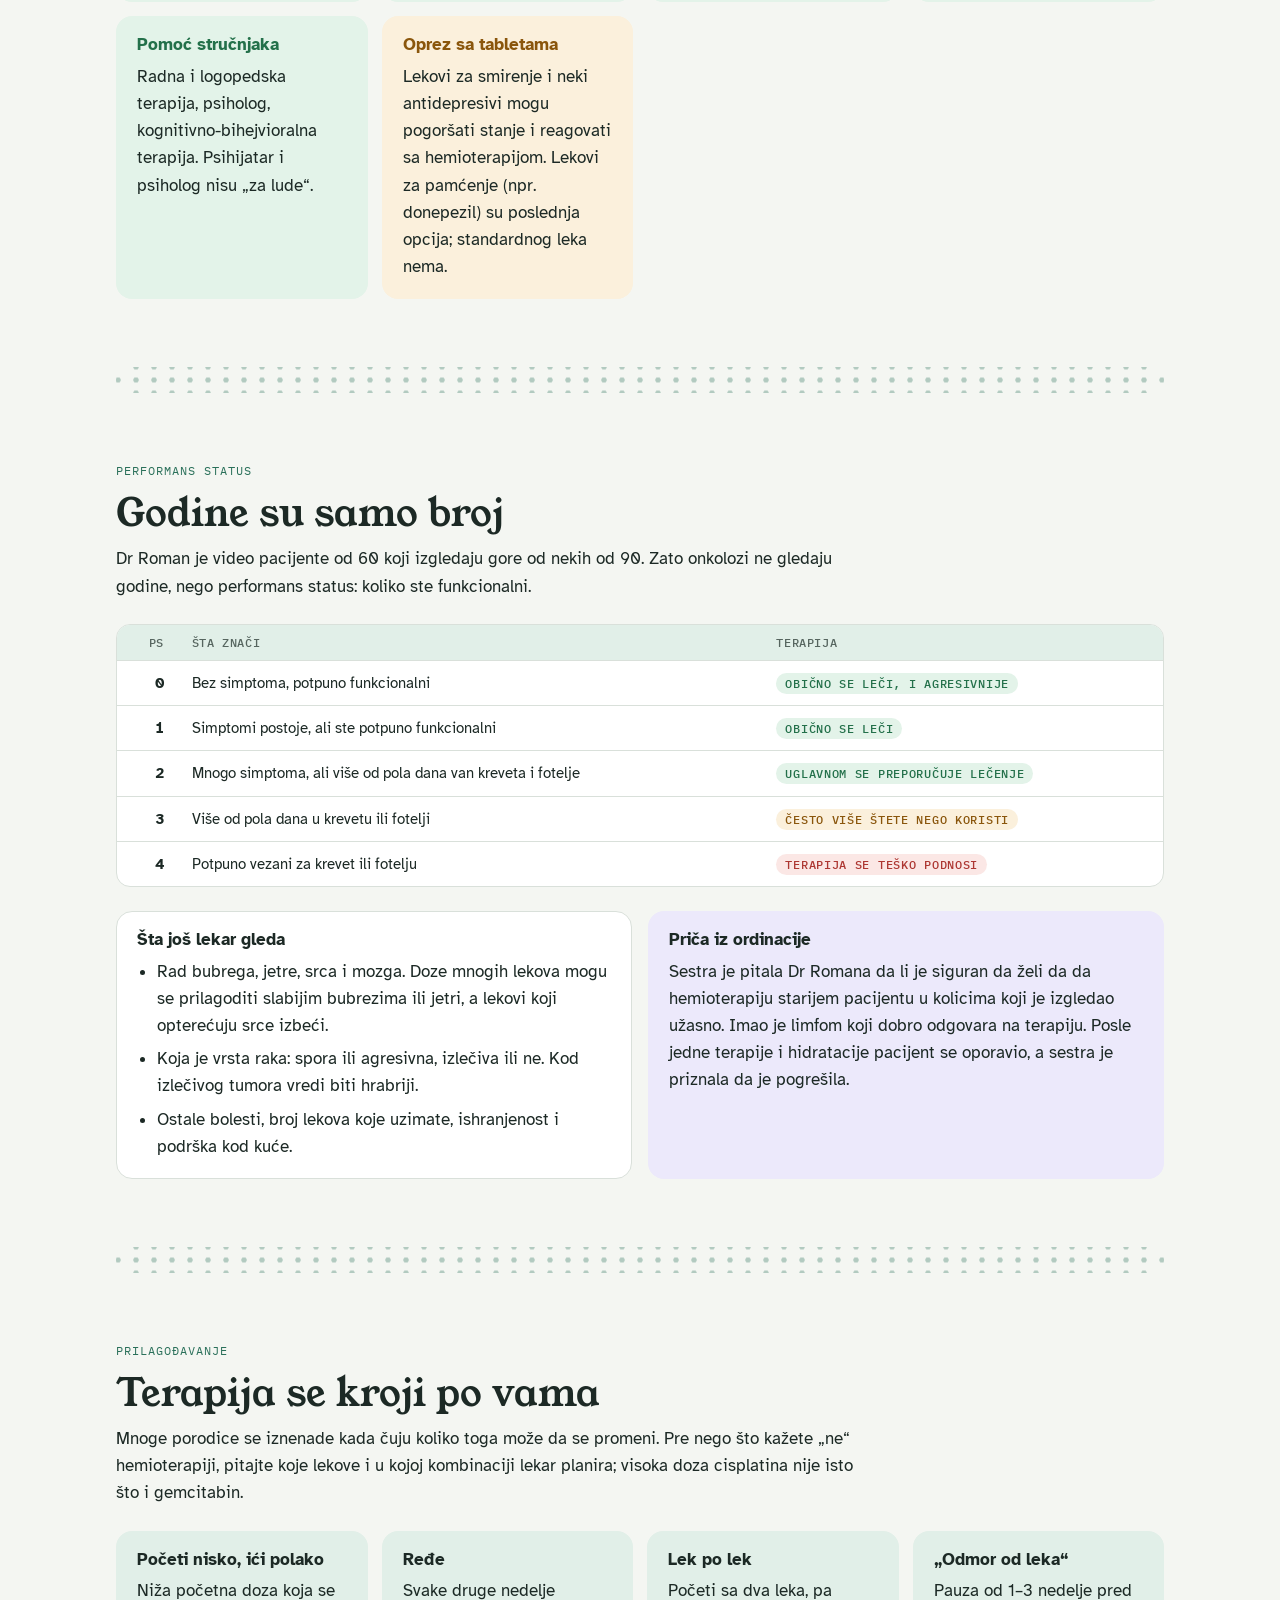
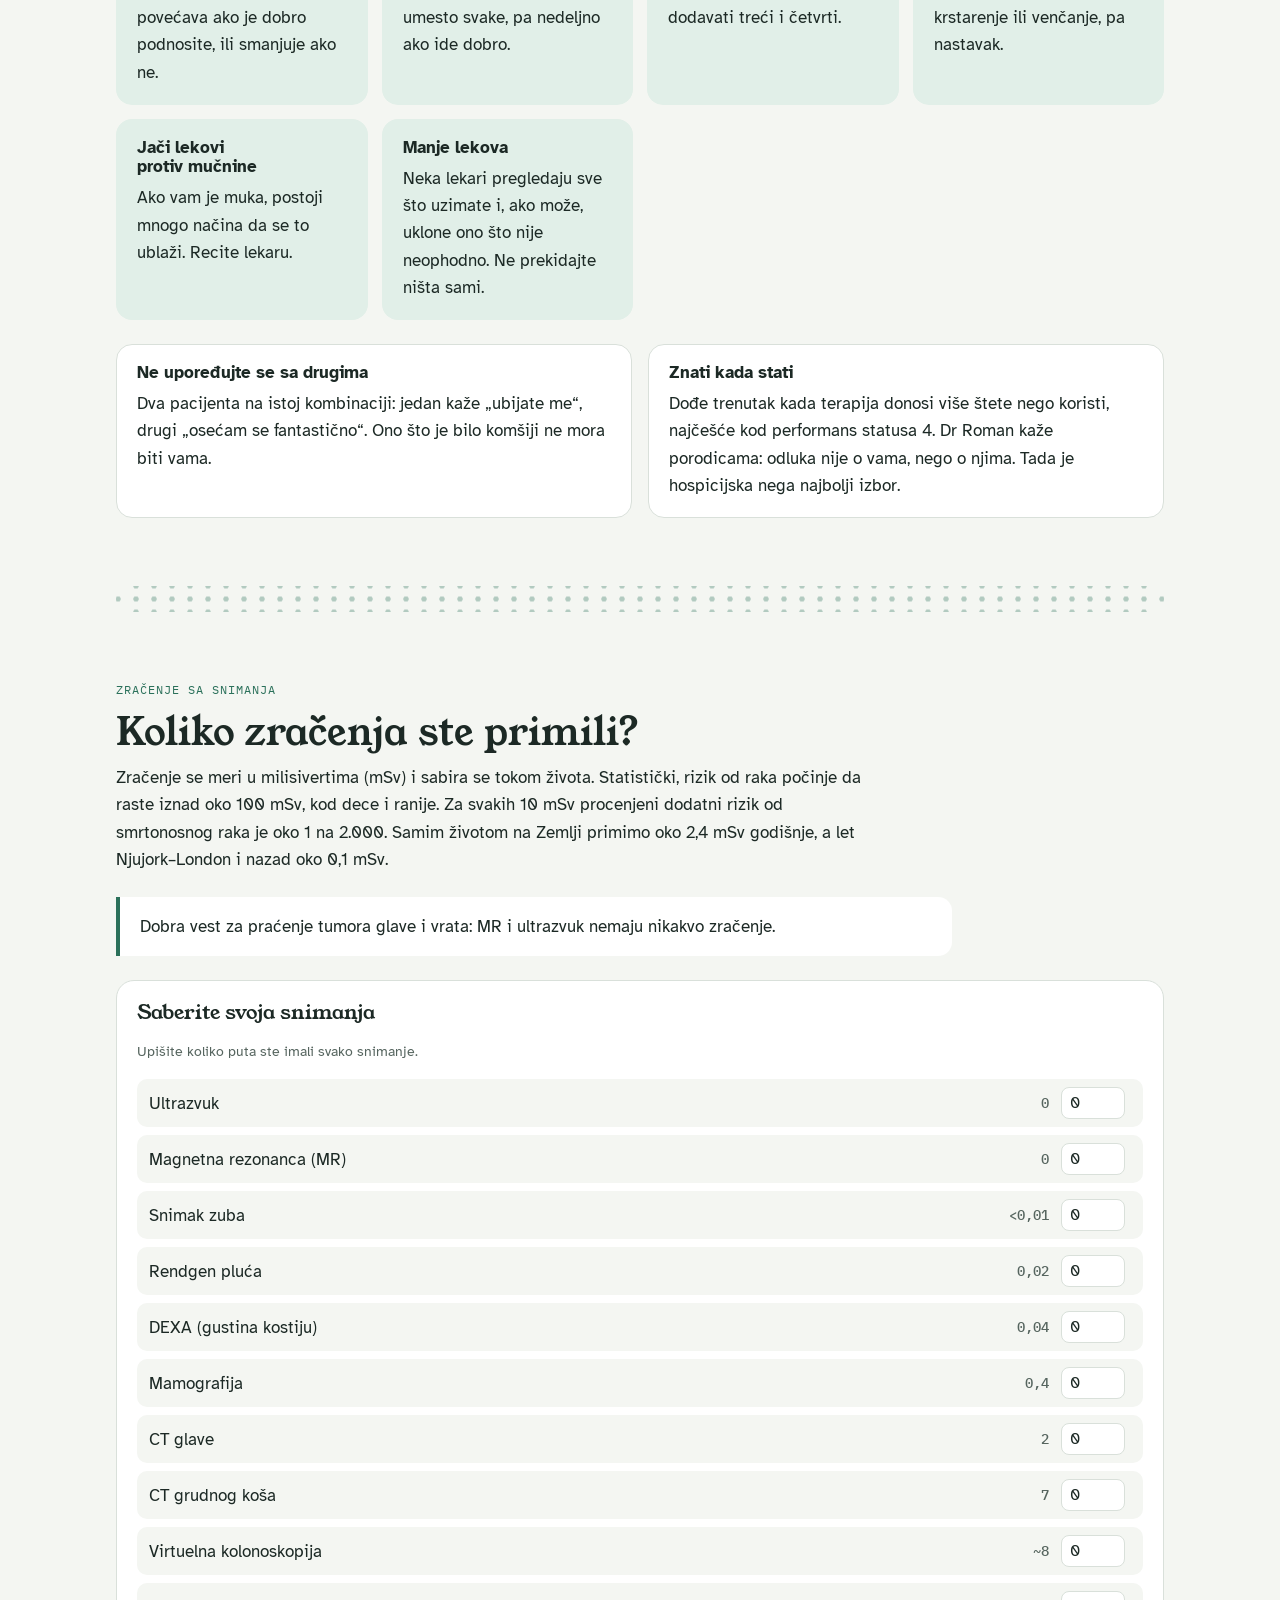
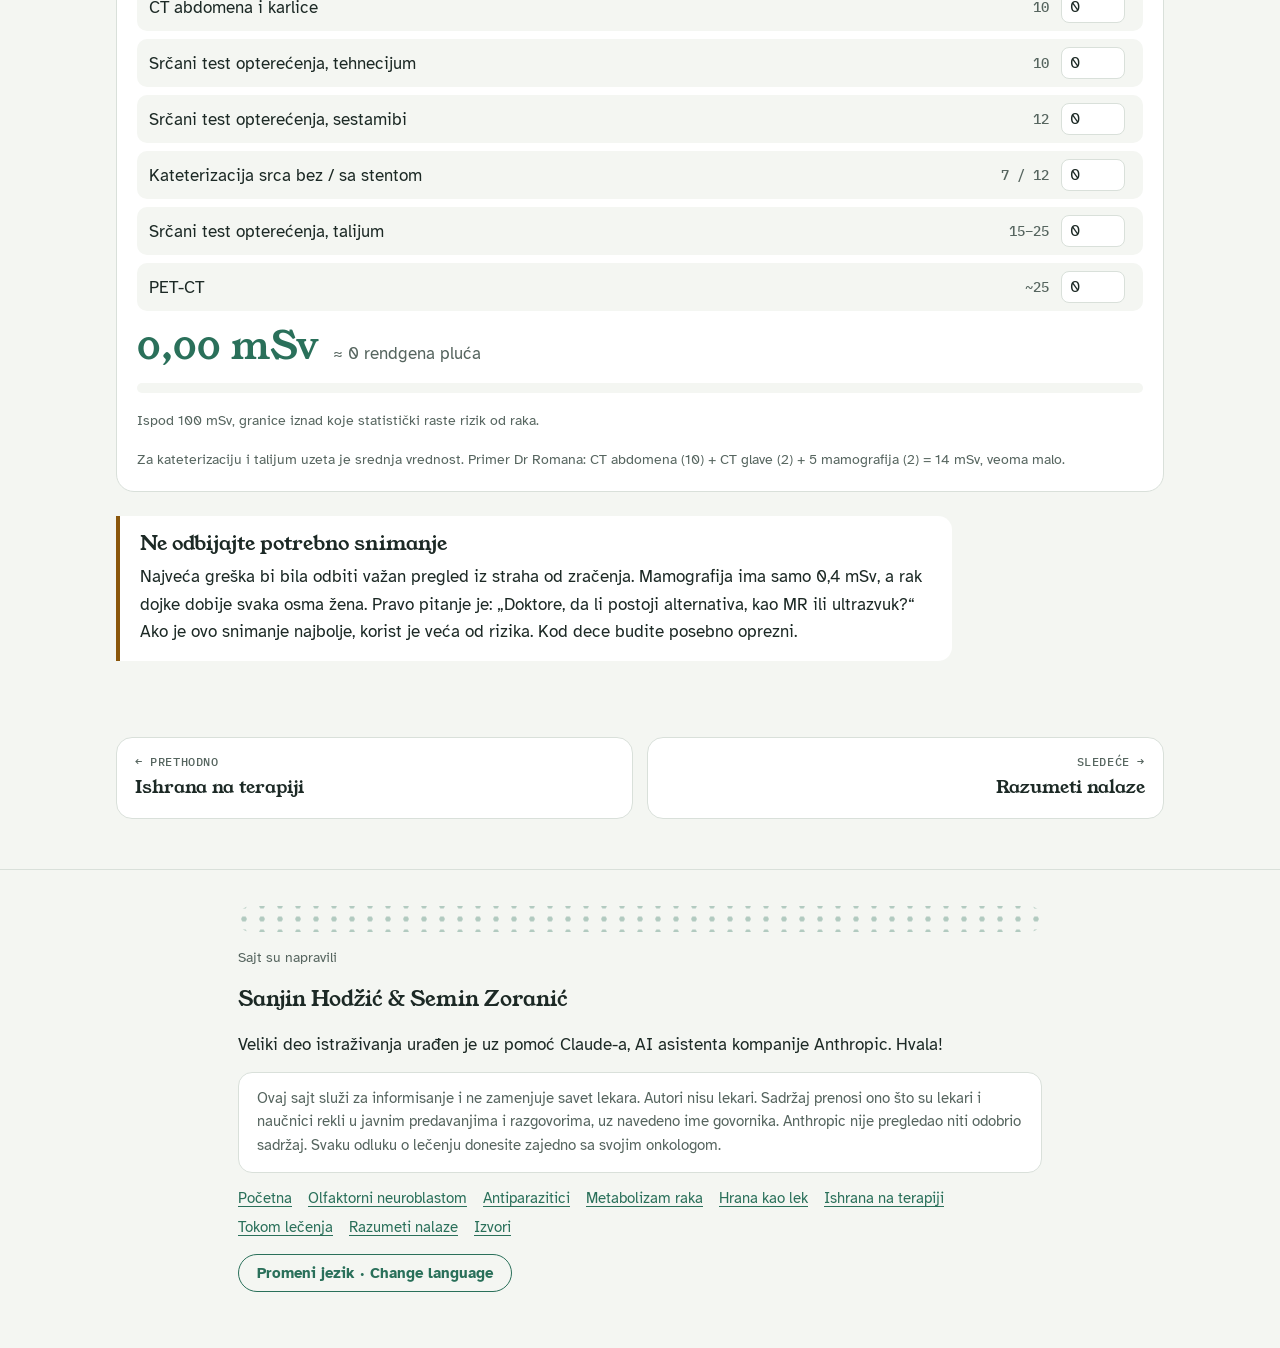
<file: lecenje.html>
<!doctype html>
<html lang="sr-Latn">
<head>
<meta charset="utf-8">
<meta name="viewport" content="width=device-width, initial-scale=1, viewport-fit=cover">
<title>Tokom lečenja · ONB Kompas</title>
<meta name="claude:viewport-fit-sides" content="cover">
<meta name="description" content="ONB Kompas: znanje o raku za pacijente i porodice / cancer knowledge for patients and families">
<link rel="preconnect" href="https://fonts.googleapis.com">
<link rel="preconnect" href="https://fonts.gstatic.com" crossorigin>
<link rel="stylesheet" href="https://fonts.googleapis.com/css2?family=Atkinson+Hyperlegible:ital,wght@0,400;0,700;1,400&family=IBM+Plex+Mono:wght@500&family=Young+Serif&display=swap">
<link rel="stylesheet" href="styles.css">
</head>
<body>
<script>try{var l=localStorage.getItem('onb-lang');if(l==='en'||l==='sr')document.documentElement.setAttribute('data-lang',l)}catch(e){}</script>

<header class="bar">
  <div class="wrap bar-in">
    <a class="brand" href="index.html"><svg class="brand-mark" viewBox="0 0 32 32" aria-hidden="true"><circle cx="16" cy="16" r="15" fill="none" stroke="var(--sage)" stroke-width="2"/><path d="M16 5 L19 16 L16 27 L13 16 Z" fill="var(--lav)"/><circle cx="16" cy="16" r="2.2" fill="var(--surface)"/></svg><span class="brand-name">ONB Kompas</span></a>
    <nav class="nav" aria-label="Glavne stranice / Main pages"><a href="index.html"><span class="sr">Početna</span><span class="en">Home</span></a><a href="onb.html"><span class="sr">Olfaktorni neuroblastom</span><span class="en">Olfactory neuroblastoma</span></a><a href="lekovi.html"><span class="sr">Antiparazitici</span><span class="en">Antiparasitics</span></a><a href="metabolizam.html"><span class="sr">Metabolizam raka</span><span class="en">Cancer metabolism</span></a><a href="hrana.html"><span class="sr">Hrana kao lek</span><span class="en">Food as medicine</span></a></nav>
    <details class="more" id="more-menu" data-current="true">
      <summary><span class="more-desk"><span class="sr">Više</span><span class="en">More</span></span><span class="more-mob"><span class="sr">Meni</span><span class="en">Menu</span></span><svg width="12" height="12" viewBox="0 0 12 12" aria-hidden="true"><path d="M2 4l4 4 4-4" fill="none" stroke="currentColor" stroke-width="1.8" stroke-linecap="round" stroke-linejoin="round"/></svg></summary>
      <div class="menu" role="menu"><a class="menu-primary" href="index.html"><span class="sr">Početna</span><span class="en">Home</span></a><a class="menu-primary" href="onb.html"><span class="sr">Olfaktorni neuroblastom</span><span class="en">Olfactory neuroblastoma</span></a><a class="menu-primary" href="lekovi.html"><span class="sr">Antiparazitici</span><span class="en">Antiparasitics</span></a><a class="menu-primary" href="metabolizam.html"><span class="sr">Metabolizam raka</span><span class="en">Cancer metabolism</span></a><a class="menu-primary" href="hrana.html"><span class="sr">Hrana kao lek</span><span class="en">Food as medicine</span></a><span class="menu-sep" aria-hidden="true"></span><span class="menu-label"><span class="sr">Saveti i vodiči</span><span class="en">Guides and advice</span></span><a href="ishrana.html"><span class="sr">Ishrana na terapiji</span><span class="en">Eating during treatment</span></a><a href="lecenje.html" aria-current="page"><span class="sr">Tokom lečenja</span><span class="en">During treatment</span></a><a href="nalazi.html"><span class="sr">Razumeti nalaze</span><span class="en">Understanding reports</span></a><a href="izvori.html"><span class="sr">Izvori</span><span class="en">Sources</span></a></div>
    </details>
    <div class="lang" role="group" aria-label="Jezik / Language">
      <button type="button" id="lang-sr" data-set-lang="sr" aria-pressed="true">SR</button>
      <button type="button" id="lang-en" data-set-lang="en" aria-pressed="false">EN</button>
    </div>
  </div>
</header>
<main id="top">
  <div class="wrap hero">
    <span class="eyebrow"><span class="sr">Tokom lečenja</span><span class="en">During treatment</span></span>
    <h1><span class="sr">Stvari koje vam <em>niko ne kaže</em> na vreme</span><span class="en">Things <em>nobody tells you</em> in time</span></h1>
    <div class="speakers"><span class="who sage">Dr Roman</span></div>
    <div class="prose">
      <p class="lead"><span class="sr">Zaboravnost posle hemioterapije, kako lekari procenjuju da li ste dovoljno jaki za terapiju, šta sve može da se prilagodi i koliko zračenja nose snimanja.</span><span class="en">Forgetfulness after chemotherapy, how doctors judge whether you are strong enough for treatment, what can be adjusted, and how much radiation scans carry.</span></p>
    </div>
    <div class="speakers">
      <a class="btn" href="#hemo-mozak"><span class="sr">„Hemo mozak“</span><span class="en">"Chemo brain"</span></a>
      <a class="btn" href="#performans"><span class="sr">Performans status</span><span class="en">Performance status</span></a>
      <a class="btn" href="#prilagodjavanje"><span class="sr">Prilagođavanje terapije</span><span class="en">Adjusting treatment</span></a>
      <a class="btn" href="#zracenje"><span class="sr">Zračenje sa snimanja</span><span class="en">Radiation from scans</span></a>
    </div>
  </div>

  <div class="wrap"><div class="sieve" aria-hidden="true"></div></div>

  <section class="wrap block" id="hemo-mozak">
    <div class="sec-head">
      <span class="eyebrow"><span class="sr">„Hemo mozak“</span><span class="en">"Chemo brain"</span></span>
      <h2><span class="sr">Ne ludite, i to obično prolazi</span><span class="en">You're not going crazy, and it usually gets better</span></h2>
      <p><span class="sr">Stručni naziv je kognitivno oštećenje povezano sa rakom. Javlja se kod 10% do 75% pacijenata na hemioterapiji. Obično počinje nekoliko dana posle početka terapije, a kod manjeg broja i do 6 meseci kasnije. Dr Roman smatra da se prečesto previdi ili pogrešno nazove demencijom.</span><span class="en">The medical name is cancer-related cognitive impairment. It affects 10% to 75% of patients on chemotherapy. It usually starts a few days after treatment begins, and in some people up to 6 months later. Dr Roman thinks it is too often missed or mislabelled as dementia.</span></p>
    </div>
    <div class="grid2">
      <div class="card">
        <h3 class="plain-h"><span class="sr">Kako izgleda</span><span class="en">What it feels like</span></h3>
        <ul class="dots">
          <li><span class="sr">Zaboravljanje imena poznatih ljudi ili gde su ključevi</span><span class="en">Forgetting familiar names or where the keys are</span></li>
          <li><span class="sr">Mozak „na usporenom snimku“; za ono što je bilo automatsko sada treba razmišljati</span><span class="en">A brain "in slow motion"; what was automatic now takes thought</span></li>
          <li><span class="sr">Teška koncentracija, odlutate dok čitate</span><span class="en">Poor concentration, drifting off while reading</span></li>
          <li><span class="sr">Teže rešavanje problema i rad na više stvari odjednom</span><span class="en">Harder problem solving and multitasking</span></li>
          <li><span class="sr">„Magla u glavi“, reč vam je na vrh jezika</span><span class="en">"Brain fog", the word on the tip of your tongue</span></li>
        </ul>
      </div>
      <div class="card">
        <h3 class="plain-h"><span class="sr">Šta povećava rizik</span><span class="en">What raises the risk</span></h3>
        <ul class="dots">
          <li><span class="sr">Neki lekovi: metotreksat, antraciklini (doksorubicin), platina (cisplatin, karboplatin), taksani, 5-FU</span><span class="en">Some drugs: methotrexate, anthracyclines (doxorubicin), platinum (cisplatin, carboplatin), taxanes, 5-FU</span></li>
          <li><span class="sr">Veće doze i kombinacija više lekova</span><span class="en">Higher doses and combining several drugs</span></li>
          <li><span class="sr">Starije godine i ranije tegobe sa pamćenjem</span><span class="en">Older age and earlier memory problems</span></li>
          <li><span class="sr">Depresija, hroničan umor, loš san, bol i lekovi protiv bolova (opijati)</span><span class="en">Depression, chronic fatigue, poor sleep, pain and painkillers (opioids)</span></li>
          <li><span class="sr">Alkohol</span><span class="en">Alcohol</span></li>
        </ul>
      </div>
    </div>
    <div class="tbl-wrap">
      <table>
        <thead><tr><th></th><th><span class="sr">„Hemo mozak“</span><span class="en">Chemo brain</span></th><th><span class="sr">Demencija</span><span class="en">Dementia</span></th></tr></thead>
        <tbody>
          <tr><td><strong><span class="sr">Tok</span><span class="en">Course</span></strong></td><td><span class="sr">Stabilan, blag, vremenom se popravlja</span><span class="en">Stable, subtle, improves with time</span></td><td><span class="sr">Napreduje i pogoršava se</span><span class="en">Progresses and worsens</span></td></tr>
          <tr><td><strong><span class="sr">Svakodnevni život</span><span class="en">Daily life</span></strong></td><td><span class="sr">Osoba se sama hrani, kupa, oblači</span><span class="en">The person eats, bathes and dresses alone</span></td><td><span class="sr">Vremenom ometa i osnovne aktivnosti</span><span class="en">Over time it disrupts basic activities</span></td></tr>
          <tr><td><strong><span class="sr">Svest o problemu</span><span class="en">Awareness</span></strong></td><td><span class="sr">Pacijent je svestan i to ga ljuti</span><span class="en">The patient is aware and frustrated by it</span></td><td><span class="sr">Svest opada</span><span class="en">Awareness declines</span></td></tr>
          <tr><td><strong><span class="sr">Staro pamćenje</span><span class="en">Long-term memory</span></strong></td><td><span class="sr">Očuvano, pati kratkoročno</span><span class="en">Preserved; short-term suffers</span></td><td><span class="sr">Vremenom i ono strada</span><span class="en">Eventually affected too</span></td></tr>
          <tr><td><strong><span class="sr">Snimak mozga</span><span class="en">Brain scan</span></strong></td><td><span class="sr">Normalan ili blage promene</span><span class="en">Normal or subtle changes</span></td><td><span class="sr">Često smanjenje mozga (atrofija)</span><span class="en">Often brain shrinkage (atrophy)</span></td></tr>
        </tbody>
      </table>
    </div>
    <div class="grid3">
      <div class="card g"><h3 class="plain-h h-g"><span class="sr">Organizacija</span><span class="en">Organisation</span></h3><p><span class="sr">Podsetnici na telefonu, stvari uvek na istom mestu.</span><span class="en">Phone reminders, items always in the same place.</span></p></div>
      <div class="card g"><h3 class="plain-h h-g"><span class="sr">Kretanje</span><span class="en">Movement</span></h3><p><span class="sr">Vežbanje značajno poboljšava pažnju i san. Porodica: nemojte terati bolesnika da stalno leži.</span><span class="en">Exercise markedly improves attention and sleep. Families: don't keep the patient in bed all day.</span></p></div>
      <div class="card g"><h3 class="plain-h h-g"><span class="sr">Meditacija i joga</span><span class="en">Meditation and yoga</span></h3><p><span class="sr">Meta-analiza 29 randomizovanih studija rangirala je meditaciju kao najdelotvorniju pomoć bez lekova.</span><span class="en">A meta-analysis of 29 randomised trials ranked meditation the most effective non-drug help.</span></p></div>
      <div class="card g"><h3 class="plain-h h-g"><span class="sr">Trening mozga</span><span class="en">Brain training</span></h3><p><span class="sr">Ukrštene reči, instrument, novi jezik, čitanje pa prepričavanje nekome. „Ko ne koristi, gubi.“</span><span class="en">Crosswords, an instrument, a new language, reading and then retelling it. "Use it or lose it."</span></p></div>
      <div class="card g"><h3 class="plain-h h-g"><span class="sr">Pomoć stručnjaka</span><span class="en">Professional help</span></h3><p><span class="sr">Radna i logopedska terapija, psiholog, kognitivno-bihejvioralna terapija. Psihijatar i psiholog nisu „za lude“.</span><span class="en">Occupational and speech therapy, a psychologist, cognitive behavioural therapy. Psychiatrists and psychologists are not "for crazy people".</span></p></div>
      <div class="card y"><h3 class="plain-h h-y"><span class="sr">Oprez sa tabletama</span><span class="en">Careful with pills</span></h3><p><span class="sr">Lekovi za smirenje i neki antidepresivi mogu pogoršati stanje i reagovati sa hemioterapijom. Lekovi za pamćenje (npr. donepezil) su poslednja opcija; standardnog leka nema.</span><span class="en">Sedatives and some antidepressants can make it worse and interact with chemotherapy. Memory drugs (e.g. donepezil) are a last resort; there is no standard drug.</span></p></div>
    </div>
  </section>

  <div class="wrap"><div class="sieve" aria-hidden="true"></div></div>

  <section class="wrap block" id="performans">
    <div class="sec-head">
      <span class="eyebrow"><span class="sr">Performans status</span><span class="en">Performance status</span></span>
      <h2><span class="sr">Godine su samo broj</span><span class="en">Age is just a number</span></h2>
      <p><span class="sr">Dr Roman je video pacijente od 60 koji izgledaju gore od nekih od 90. Zato onkolozi ne gledaju godine, nego performans status: koliko ste funkcionalni.</span><span class="en">Dr Roman has seen patients in their 60s who look worse than some in their 90s. So oncologists look not at age but at performance status: how functional you are.</span></p>
    </div>
    <div class="tbl-wrap">
      <table>
        <thead><tr><th class="num">PS</th><th><span class="sr">Šta znači</span><span class="en">What it means</span></th><th><span class="sr">Terapija</span><span class="en">Treatment</span></th></tr></thead>
        <tbody>
          <tr><td class="num"><strong>0</strong></td><td><span class="sr">Bez simptoma, potpuno funkcionalni</span><span class="en">No symptoms, fully functional</span></td><td><span class="tag good"><span class="sr">obično se leči, i agresivnije</span><span class="en">usually treated, even aggressively</span></span></td></tr>
          <tr><td class="num"><strong>1</strong></td><td><span class="sr">Simptomi postoje, ali ste potpuno funkcionalni</span><span class="en">Some symptoms, but fully functional</span></td><td><span class="tag good"><span class="sr">obično se leči</span><span class="en">usually treated</span></span></td></tr>
          <tr><td class="num"><strong>2</strong></td><td><span class="sr">Mnogo simptoma, ali više od pola dana van kreveta i fotelje</span><span class="en">Many symptoms, but out of bed and chair more than half the day</span></td><td><span class="tag good"><span class="sr">uglavnom se preporučuje lečenje</span><span class="en">treatment usually recommended</span></span></td></tr>
          <tr><td class="num"><strong>3</strong></td><td><span class="sr">Više od pola dana u krevetu ili fotelji</span><span class="en">In bed or chair more than half the day</span></td><td><span class="tag warn"><span class="sr">često više štete nego koristi</span><span class="en">often more harm than good</span></span></td></tr>
          <tr><td class="num"><strong>4</strong></td><td><span class="sr">Potpuno vezani za krevet ili fotelju</span><span class="en">Completely bed- or chair-bound</span></td><td><span class="tag bad"><span class="sr">terapija se teško podnosi</span><span class="en">treatment hard to tolerate</span></span></td></tr>
        </tbody>
      </table>
    </div>
    <div class="grid2">
      <div class="card">
        <h3 class="plain-h"><span class="sr">Šta još lekar gleda</span><span class="en">What else the doctor looks at</span></h3>
        <ul class="dots">
          <li><span class="sr">Rad bubrega, jetre, srca i mozga. Doze mnogih lekova mogu se prilagoditi slabijim bubrezima ili jetri, a lekovi koji opterećuju srce izbeći.</span><span class="en">Kidney, liver, heart and brain function. Doses of many drugs can be adjusted for weaker kidneys or liver, and heart-straining drugs avoided.</span></li>
          <li><span class="sr">Koja je vrsta raka: spora ili agresivna, izlečiva ili ne. Kod izlečivog tumora vredi biti hrabriji.</span><span class="en">What kind of cancer: slow or aggressive, curable or not. With a curable tumour it's worth being bolder.</span></li>
          <li><span class="sr">Ostale bolesti, broj lekova koje uzimate, ishranjenost i podrška kod kuće.</span><span class="en">Other illnesses, how many medicines you take, nutrition and support at home.</span></li>
        </ul>
      </div>
      <div class="card l">
        <h3 class="plain-h"><span class="sr">Priča iz ordinacije</span><span class="en">A story from the clinic</span></h3>
        <p><span class="sr">Sestra je pitala Dr Romana da li je siguran da želi da da hemioterapiju starijem pacijentu u kolicima koji je izgledao užasno. Imao je limfom koji dobro odgovara na terapiju. Posle jedne terapije i hidratacije pacijent se oporavio, a sestra je priznala da je pogrešila.</span><span class="en">A nurse asked Dr Roman if he was sure about giving chemotherapy to an elderly patient in a wheelchair who looked awful. He had a lymphoma that responds well to treatment. After one treatment and fluids the patient bounced back, and the nurse admitted she had been wrong.</span></p>
      </div>
    </div>
  </section>

  <div class="wrap"><div class="sieve" aria-hidden="true"></div></div>

  <section class="wrap block" id="prilagodjavanje">
    <div class="sec-head">
      <span class="eyebrow"><span class="sr">Prilagođavanje</span><span class="en">Adjusting</span></span>
      <h2><span class="sr">Terapija se kroji po vama</span><span class="en">Treatment is tailored to you</span></h2>
      <p><span class="sr">Mnoge porodice se iznenade kada čuju koliko toga može da se promeni. Pre nego što kažete „ne“ hemioterapiji, pitajte koje lekove i u kojoj kombinaciji lekar planira; visoka doza cisplatina nije isto što i gemcitabin.</span><span class="en">Many families are surprised by how much can change. Before saying "no" to chemotherapy, ask which drugs and which combination the doctor plans; high-dose cisplatin is not the same as gemcitabine.</span></p>
    </div>
    <div class="grid3">
      <div class="card s"><h3 class="plain-h"><span class="sr">Početi nisko, ići polako</span><span class="en">Start low, go slow</span></h3><p><span class="sr">Niža početna doza koja se povećava ako je dobro podnosite, ili smanjuje ako ne.</span><span class="en">A lower starting dose raised if you tolerate it, or lowered if not.</span></p></div>
      <div class="card s"><h3 class="plain-h"><span class="sr">Ređe</span><span class="en">Less often</span></h3><p><span class="sr">Svake druge nedelje umesto svake, pa nedeljno ako ide dobro.</span><span class="en">Every other week instead of weekly, then weekly if it goes well.</span></p></div>
      <div class="card s"><h3 class="plain-h"><span class="sr">Lek po lek</span><span class="en">Drug by drug</span></h3><p><span class="sr">Početi sa dva leka, pa dodavati treći i četvrti.</span><span class="en">Start with two drugs, then add a third and fourth.</span></p></div>
      <div class="card s"><h3 class="plain-h"><span class="sr">„Odmor od leka“</span><span class="en">A "drug holiday"</span></h3><p><span class="sr">Pauza od 1–3 nedelje pred krstarenje ili venčanje, pa nastavak.</span><span class="en">A 1–3 week break before a cruise or wedding, then back on.</span></p></div>
      <div class="card s"><h3 class="plain-h"><span class="sr">Jači lekovi protiv mučnine</span><span class="en">Stronger anti-nausea drugs</span></h3><p><span class="sr">Ako vam je muka, postoji mnogo načina da se to ublaži. Recite lekaru.</span><span class="en">If you're nauseous, there are many ways to ease it. Tell your doctor.</span></p></div>
      <div class="card s"><h3 class="plain-h"><span class="sr">Manje lekova</span><span class="en">Fewer medicines</span></h3><p><span class="sr">Neka lekari pregledaju sve što uzimate i, ako može, uklone ono što nije neophodno. Ne prekidajte ništa sami.</span><span class="en">Have your doctors review everything you take and remove what isn't essential if possible. Don't stop anything yourself.</span></p></div>
    </div>
    <div class="grid2">
      <div class="card">
        <h3 class="plain-h"><span class="sr">Ne upoređujte se sa drugima</span><span class="en">Don't compare yourself to others</span></h3>
        <p><span class="sr">Dva pacijenta na istoj kombinaciji: jedan kaže „ubijate me“, drugi „osećam se fantastično“. Ono što je bilo komšiji ne mora biti vama.</span><span class="en">Two patients on the same combination: one says "you're killing me", the other "I feel fabulous". What happened to a neighbour need not happen to you.</span></p>
      </div>
      <div class="card">
        <h3 class="plain-h"><span class="sr">Znati kada stati</span><span class="en">Knowing when to stop</span></h3>
        <p><span class="sr">Dođe trenutak kada terapija donosi više štete nego koristi, najčešće kod performans statusa 4. Dr Roman kaže porodicama: odluka nije o vama, nego o njima. Tada je hospicijska nega najbolji izbor.</span><span class="en">A point comes when treatment does more harm than good, most often at performance status 4. Dr Roman tells families: this decision is not about you, it's about them. Then hospice care is the best choice.</span></p>
      </div>
    </div>
  </section>

  <div class="wrap"><div class="sieve" aria-hidden="true"></div></div>

  <section class="wrap block" id="zracenje">
    <div class="sec-head">
      <span class="eyebrow"><span class="sr">Zračenje sa snimanja</span><span class="en">Radiation from scans</span></span>
      <h2><span class="sr">Koliko zračenja ste primili?</span><span class="en">How much radiation have you received?</span></h2>
      <p><span class="sr">Zračenje se meri u milisivertima (mSv) i sabira se tokom života. Statistički, rizik od raka počinje da raste iznad oko 100 mSv, kod dece i ranije. Za svakih 10 mSv procenjeni dodatni rizik od smrtonosnog raka je oko 1 na 2.000. Samim životom na Zemlji primimo oko 2,4 mSv godišnje, a let Njujork–London i nazad oko 0,1 mSv.</span><span class="en">Radiation is measured in millisieverts (mSv) and adds up over a lifetime. Statistically, cancer risk starts to rise above about 100 mSv, earlier in children. For every 10 mSv the estimated extra risk of fatal cancer is about 1 in 2,000. Just living on Earth gives about 2.4 mSv a year, and a New York–London round trip about 0.1 mSv.</span></p>
    </div>
    <div class="callout sage">
      <p><span class="sr">Dobra vest za praćenje tumora glave i vrata: MR i ultrazvuk nemaju nikakvo zračenje.</span><span class="en">Good news for following head and neck tumours: MRI and ultrasound carry no radiation at all.</span></p>
    </div>
    <div class="calc" id="msv-calc">
      <h3><span class="sr">Saberite svoja snimanja</span><span class="en">Add up your scans</span></h3>
      <p class="muted small"><span class="sr">Upišite koliko puta ste imali svako snimanje.</span><span class="en">Enter how many times you've had each scan.</span></p>
      <div class="dose-list">
        <label><span><span class="sr">Ultrazvuk</span><span class="en">Ultrasound</span></span><span class="msv">0</span><input type="number" min="0" max="99" value="0" data-msv="0" aria-label="Ultrazvuk / Ultrasound"></label>
        <label><span><span class="sr">Magnetna rezonanca (MR)</span><span class="en">MRI</span></span><span class="msv">0</span><input type="number" min="0" max="99" value="0" data-msv="0" aria-label="MR / MRI"></label>
        <label><span><span class="sr">Snimak zuba</span><span class="en">Dental X-ray</span></span><span class="msv"><span class="sr">&lt;0,01</span><span class="en">&lt;0.01</span></span><input type="number" min="0" max="99" value="0" data-msv="0.01" aria-label="Zub / Dental"></label>
        <label><span><span class="sr">Rendgen pluća</span><span class="en">Chest X-ray</span></span><span class="msv"><span class="sr">0,02</span><span class="en">0.02</span></span><input type="number" min="0" max="99" value="0" data-msv="0.02" aria-label="Rendgen pluća / Chest X-ray"></label>
        <label><span><span class="sr">DEXA (gustina kostiju)</span><span class="en">DEXA (bone density)</span></span><span class="msv"><span class="sr">0,04</span><span class="en">0.04</span></span><input type="number" min="0" max="99" value="0" data-msv="0.04" aria-label="DEXA"></label>
        <label><span><span class="sr">Mamografija</span><span class="en">Mammogram</span></span><span class="msv"><span class="sr">0,4</span><span class="en">0.4</span></span><input type="number" min="0" max="99" value="0" data-msv="0.4" aria-label="Mamografija / Mammogram"></label>
        <label><span><span class="sr">CT glave</span><span class="en">CT head</span></span><span class="msv">2</span><input type="number" min="0" max="99" value="0" data-msv="2" aria-label="CT glave / CT head"></label>
        <label><span><span class="sr">CT grudnog koša</span><span class="en">CT chest</span></span><span class="msv">7</span><input type="number" min="0" max="99" value="0" data-msv="7" aria-label="CT grudnog koša / CT chest"></label>
        <label><span><span class="sr">Virtuelna kolonoskopija</span><span class="en">Virtual colonoscopy</span></span><span class="msv">~8</span><input type="number" min="0" max="99" value="0" data-msv="8" aria-label="Virtuelna kolonoskopija / Virtual colonoscopy"></label>
        <label><span><span class="sr">CT abdomena i karlice</span><span class="en">CT abdomen and pelvis</span></span><span class="msv">10</span><input type="number" min="0" max="99" value="0" data-msv="10" aria-label="CT abdomena / CT abdomen"></label>
        <label><span><span class="sr">Srčani test opterećenja, tehnecijum</span><span class="en">Nuclear stress test, technetium</span></span><span class="msv">10</span><input type="number" min="0" max="99" value="0" data-msv="10" aria-label="Tehnecijum / Technetium"></label>
        <label><span><span class="sr">Srčani test opterećenja, sestamibi</span><span class="en">Nuclear stress test, sestamibi</span></span><span class="msv">12</span><input type="number" min="0" max="99" value="0" data-msv="12" aria-label="Sestamibi"></label>
        <label><span><span class="sr">Kateterizacija srca bez / sa stentom</span><span class="en">Cardiac catheterisation without / with stent</span></span><span class="msv">7 / 12</span><input type="number" min="0" max="99" value="0" data-msv="9.5" aria-label="Kateterizacija / Catheterisation"></label>
        <label><span><span class="sr">Srčani test opterećenja, talijum</span><span class="en">Nuclear stress test, thallium</span></span><span class="msv">15–25</span><input type="number" min="0" max="99" value="0" data-msv="20" aria-label="Talijum / Thallium"></label>
        <label><span><span class="sr">PET-CT</span><span class="en">PET-CT</span></span><span class="msv">~25</span><input type="number" min="0" max="99" value="0" data-msv="25" aria-label="PET-CT"></label>
      </div>
      <div class="result"><b><span id="msv-total">0</span> mSv</b><span class="muted"><span class="sr">≈ <span class="msv-xray">0</span> rendgena pluća</span><span class="en">≈ <span class="msv-xray">0</span> chest X-rays</span></span></div>
      <div style="height:10px; background:var(--bg); border-radius:5px; overflow:hidden"><div id="msv-bar" style="height:100%; width:0; background:var(--sage)"></div></div>
      <p class="small muted" id="msv-note" aria-live="polite"></p>
      <p class="small muted"><span class="sr">Za kateterizaciju i talijum uzeta je srednja vrednost. Primer Dr Romana: CT abdomena (10) + CT glave (2) + 5 mamografija (2) = 14 mSv, veoma malo.</span><span class="en">For catheterisation and thallium the middle value is used. Dr Roman's example: CT abdomen (10) + CT head (2) + 5 mammograms (2) = 14 mSv, very little.</span></p>
    </div>
    <div class="callout warn">
      <h3><span class="sr">Ne odbijajte potrebno snimanje</span><span class="en">Don't refuse a needed scan</span></h3>
      <p><span class="sr">Najveća greška bi bila odbiti važan pregled iz straha od zračenja. Mamografija ima samo 0,4 mSv, a rak dojke dobije svaka osma žena. Pravo pitanje je: „Doktore, da li postoji alternativa, kao MR ili ultrazvuk?“ Ako je ovo snimanje najbolje, korist je veća od rizika. Kod dece budite posebno oprezni.</span><span class="en">The biggest mistake would be refusing an important test out of fear of radiation. A mammogram is only 0.4 mSv, and one in eight women gets breast cancer. The right question is: "Doctor, is there an alternative, such as MRI or ultrasound?" If this scan is the best one, the benefit outweighs the risk. Be extra careful with children.</span></p>
    </div>
  </section>

</main>
<nav class="wrap pager" aria-label="Sledeća stranica / Next page"><a href="ishrana.html"><small><span class="sr">← Prethodno</span><span class="en">← Previous</span></small><b><span class="sr">Ishrana na terapiji</span><span class="en">Eating during treatment</span></b></a><a class="next" href="nalazi.html"><small><span class="sr">Sledeće →</span><span class="en">Next →</span></small><b><span class="sr">Razumeti nalaze</span><span class="en">Understanding reports</span></b></a></nav>
<footer>
  <div class="wrap foot">
    <div class="sieve" aria-hidden="true"></div>
    <p class="muted small"><span class="sr">Sajt su napravili</span><span class="en">Created by</span></p>
    <p class="authors">Sanjin Hodžić &amp; Semin Zoranić</p>
    <p><span class="sr">Veliki deo istraživanja urađen je uz pomoć Claude-a, AI asistenta kompanije Anthropic. Hvala!</span><span class="en">Much of the research was done with the help of Claude, the AI assistant made by Anthropic. Thank you!</span></p>
    <div class="disclaimer">
      <p><span class="sr">Ovaj sajt služi za informisanje i ne zamenjuje savet lekara. Autori nisu lekari. Sadržaj prenosi ono što su lekari i naučnici rekli u javnim predavanjima i razgovorima, uz navedeno ime govornika. Anthropic nije pregledao niti odobrio sadržaj. Svaku odluku o lečenju donesite zajedno sa svojim onkologom.</span><span class="en">This site is for information only and does not replace medical advice. The authors are not doctors. The content reports what doctors and scientists said in public talks and interviews, with each speaker named. Anthropic has not reviewed or endorsed the content. Make every treatment decision together with your oncologist.</span></p>
    </div>
    <nav class="foot-links" aria-label="Sve stranice / All pages"><a href="index.html"><span class="sr">Početna</span><span class="en">Home</span></a><a href="onb.html"><span class="sr">Olfaktorni neuroblastom</span><span class="en">Olfactory neuroblastoma</span></a><a href="lekovi.html"><span class="sr">Antiparazitici</span><span class="en">Antiparasitics</span></a><a href="metabolizam.html"><span class="sr">Metabolizam raka</span><span class="en">Cancer metabolism</span></a><a href="hrana.html"><span class="sr">Hrana kao lek</span><span class="en">Food as medicine</span></a><a href="ishrana.html"><span class="sr">Ishrana na terapiji</span><span class="en">Eating during treatment</span></a><a href="lecenje.html"><span class="sr">Tokom lečenja</span><span class="en">During treatment</span></a><a href="nalazi.html"><span class="sr">Razumeti nalaze</span><span class="en">Understanding reports</span></a><a href="izvori.html"><span class="sr">Izvori</span><span class="en">Sources</span></a></nav>
    <p><button type="button" class="btn" id="change-lang"><span class="sr">Promeni jezik · Change language</span><span class="en">Change language · Promeni jezik</span></button></p>
  </div>
</footer>
<script src="app.js"></script>
</body>
</html>
</file>
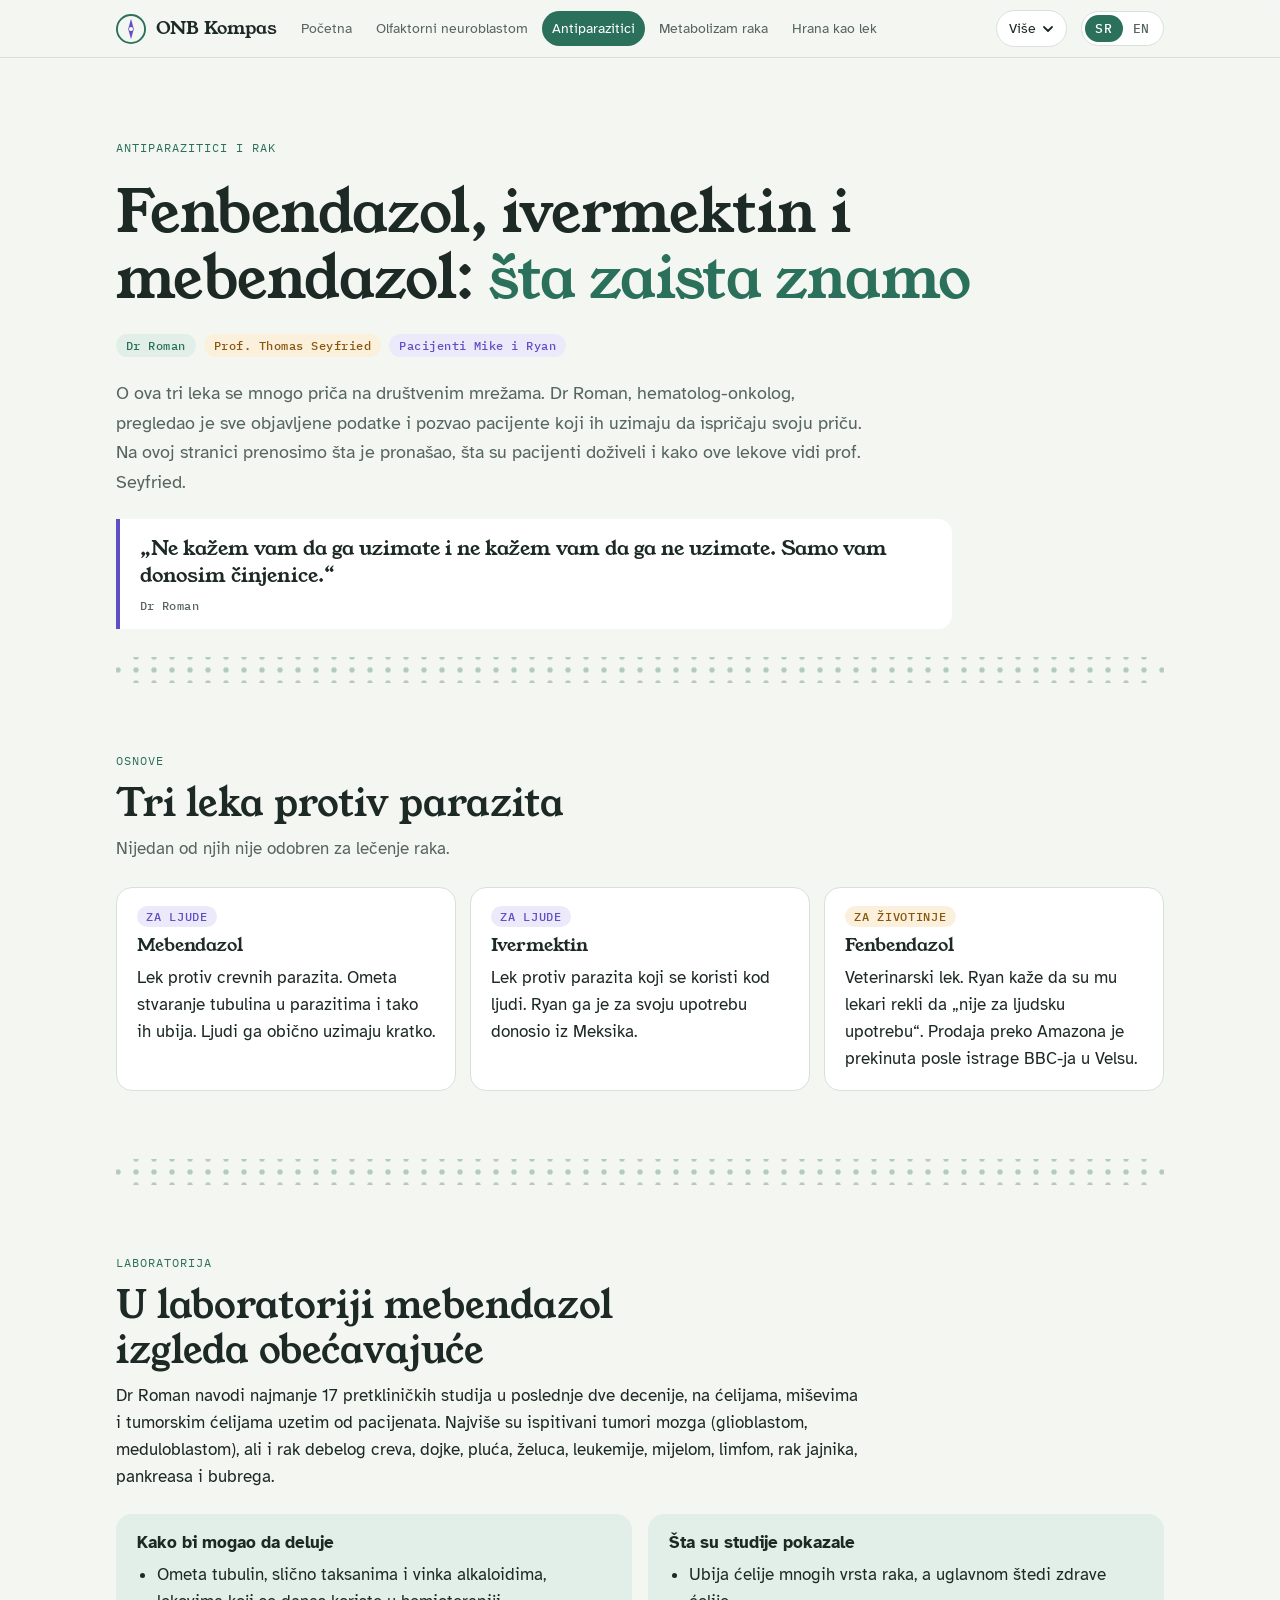
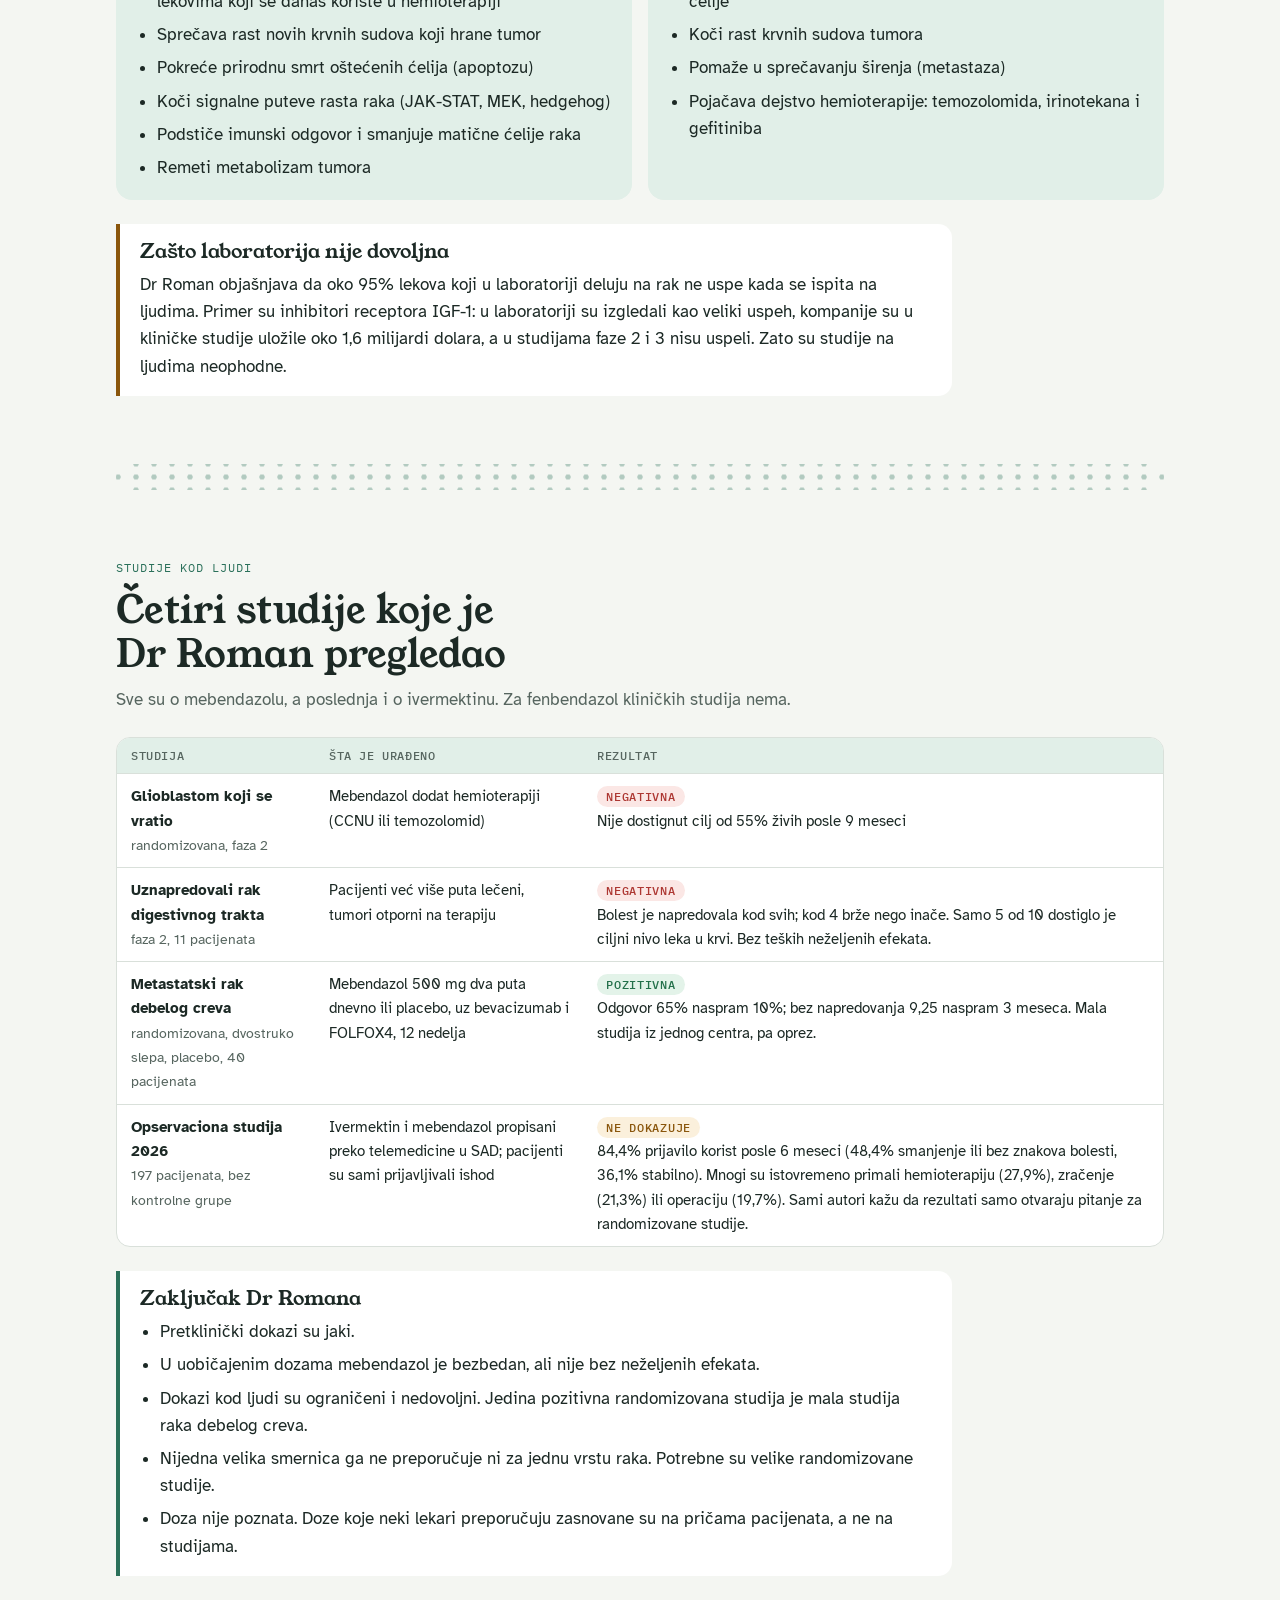
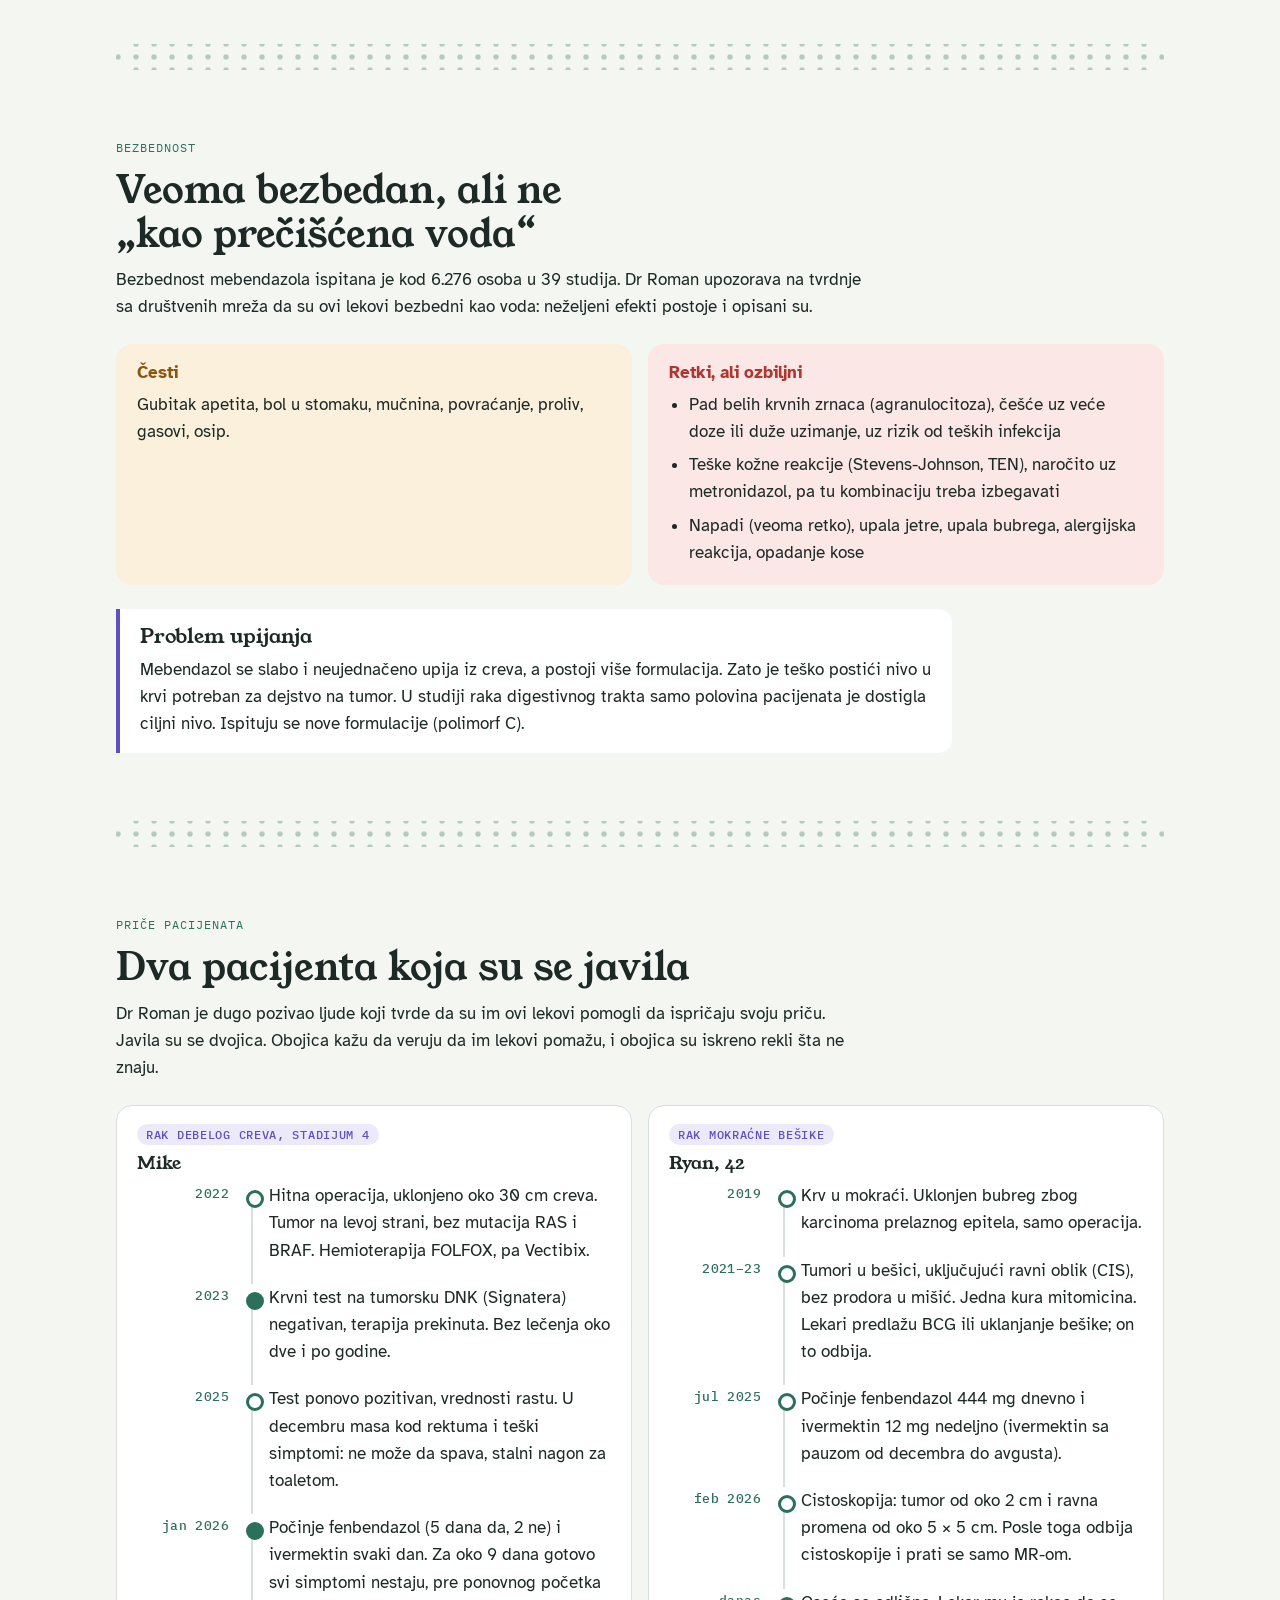
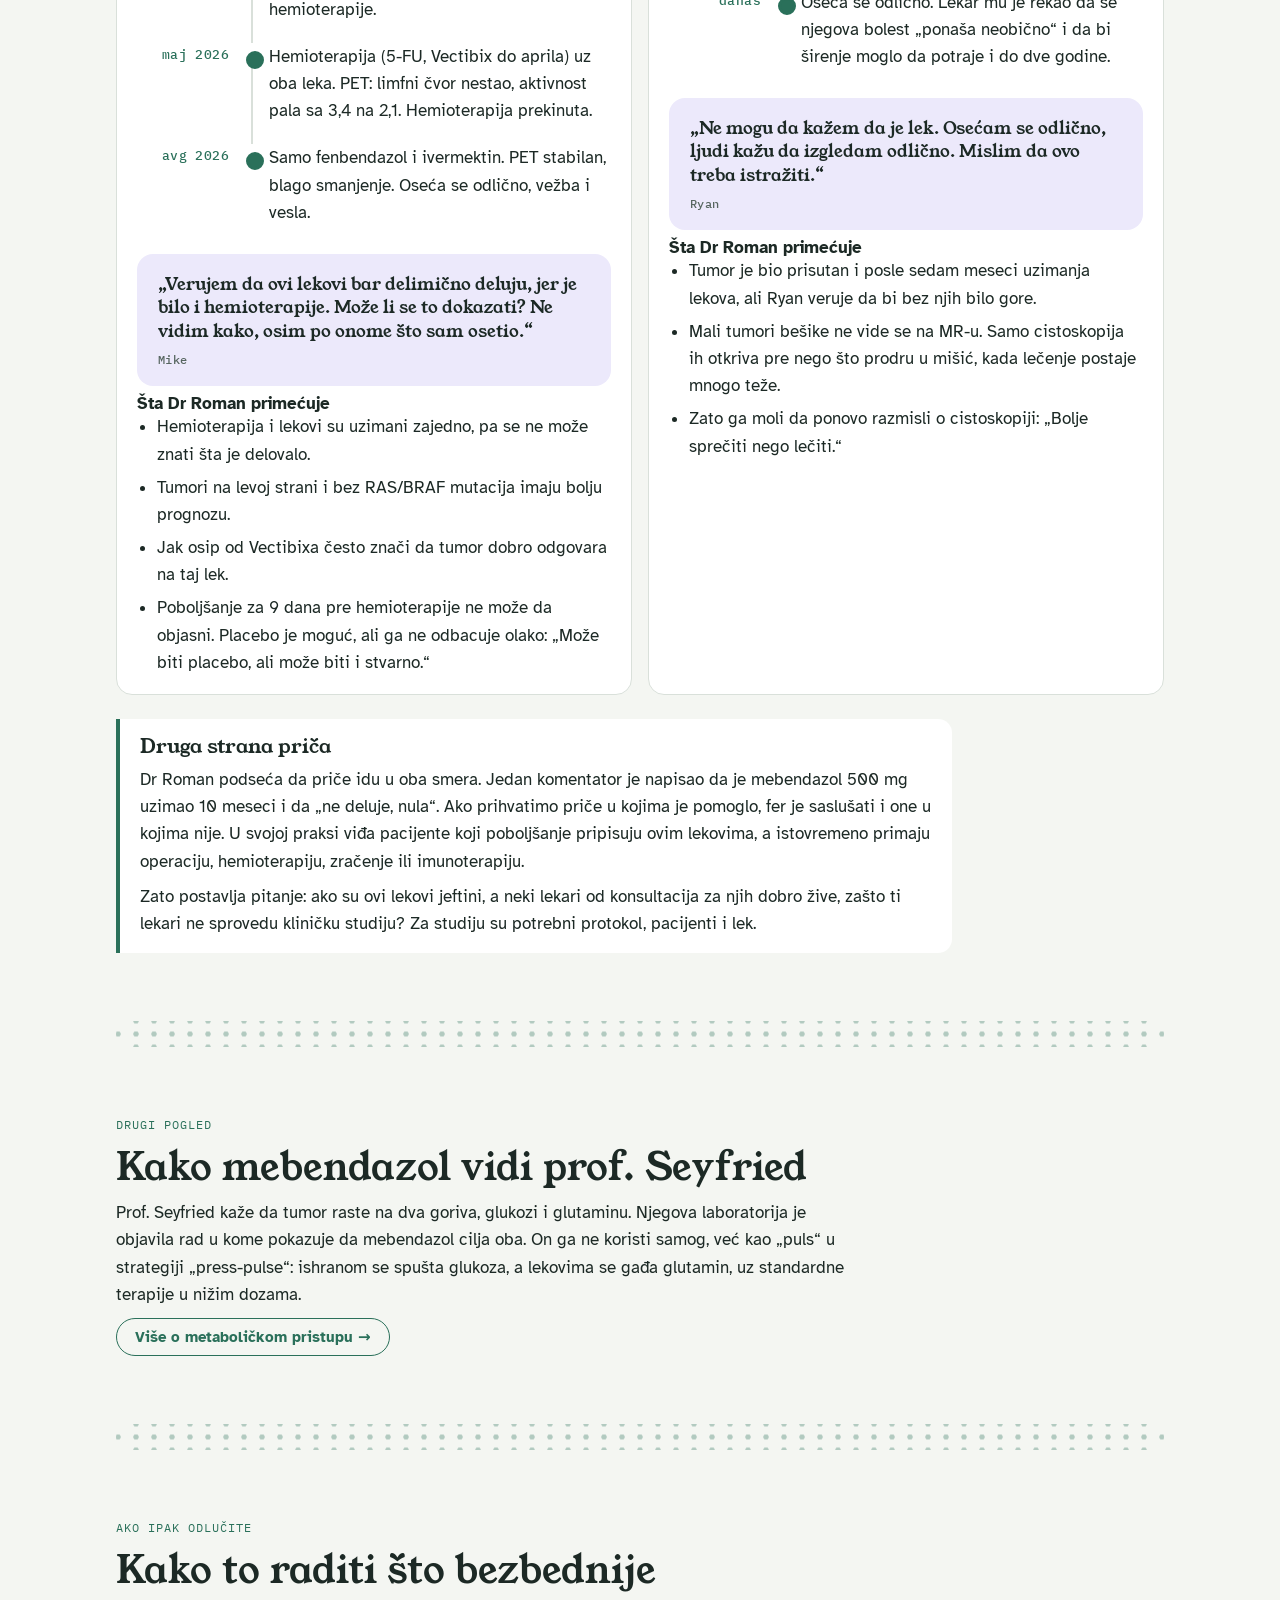
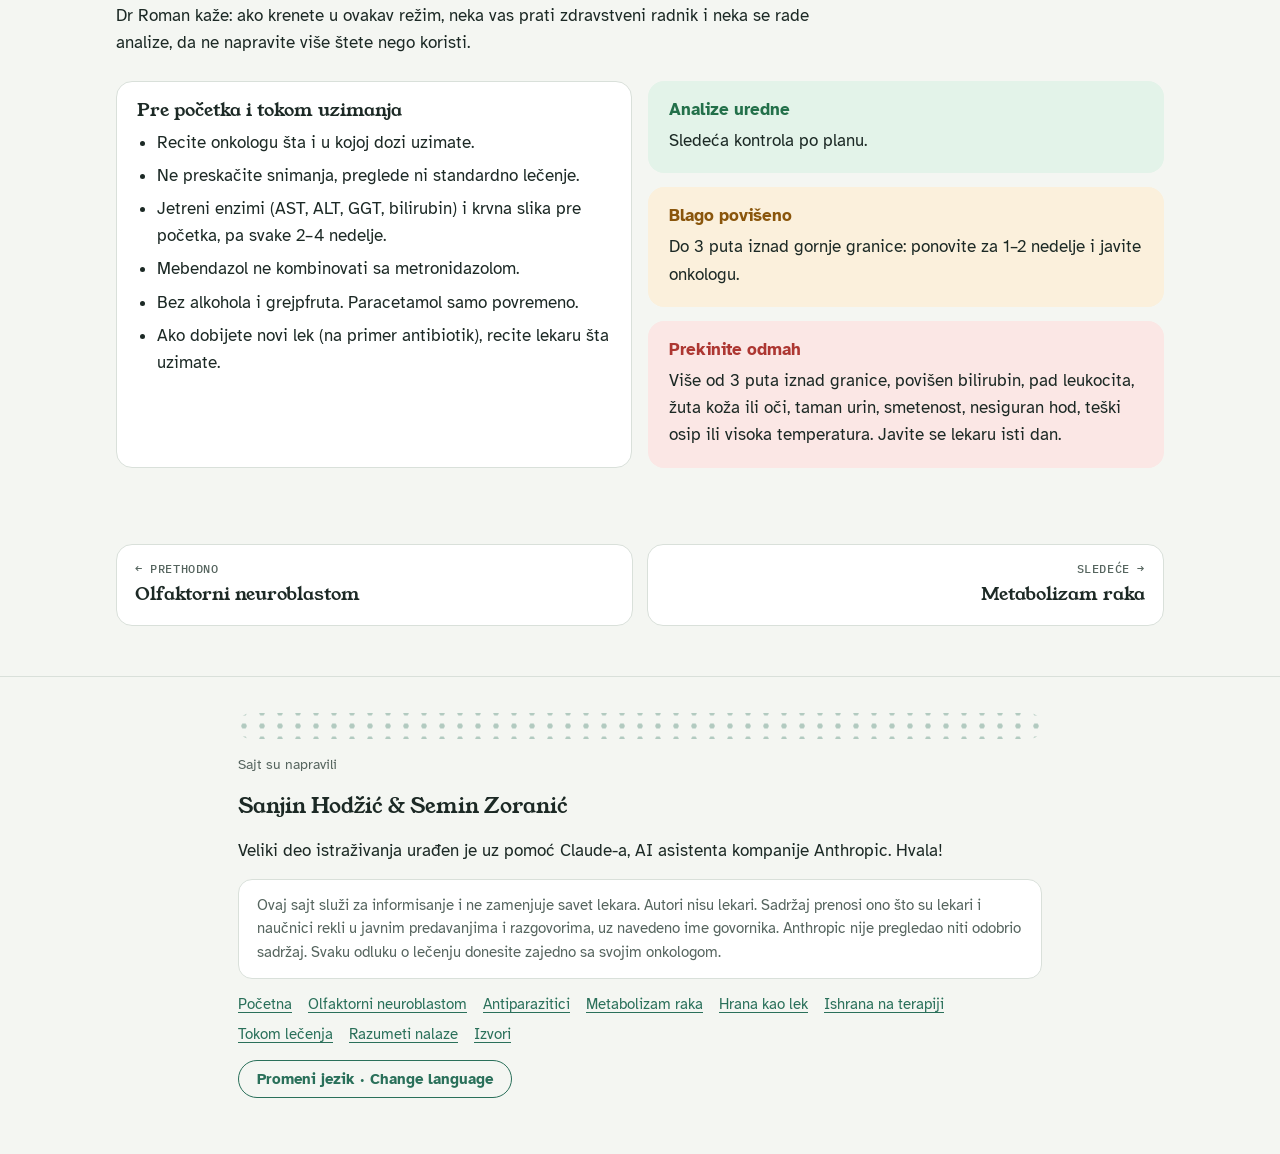
<file: lekovi.html>
<!doctype html>
<html lang="sr-Latn">
<head>
<meta charset="utf-8">
<meta name="viewport" content="width=device-width, initial-scale=1, viewport-fit=cover">
<title>Antiparazitici · ONB Kompas</title>
<meta name="claude:viewport-fit-sides" content="cover">
<meta name="description" content="ONB Kompas: znanje o raku za pacijente i porodice / cancer knowledge for patients and families">
<link rel="preconnect" href="https://fonts.googleapis.com">
<link rel="preconnect" href="https://fonts.gstatic.com" crossorigin>
<link rel="stylesheet" href="https://fonts.googleapis.com/css2?family=Atkinson+Hyperlegible:ital,wght@0,400;0,700;1,400&family=IBM+Plex+Mono:wght@500&family=Young+Serif&display=swap">
<link rel="stylesheet" href="styles.css">
</head>
<body>
<script>try{var l=localStorage.getItem('onb-lang');if(l==='en'||l==='sr')document.documentElement.setAttribute('data-lang',l)}catch(e){}</script>

<header class="bar">
  <div class="wrap bar-in">
    <a class="brand" href="index.html"><svg class="brand-mark" viewBox="0 0 32 32" aria-hidden="true"><circle cx="16" cy="16" r="15" fill="none" stroke="var(--sage)" stroke-width="2"/><path d="M16 5 L19 16 L16 27 L13 16 Z" fill="var(--lav)"/><circle cx="16" cy="16" r="2.2" fill="var(--surface)"/></svg><span class="brand-name">ONB Kompas</span></a>
    <nav class="nav" aria-label="Glavne stranice / Main pages"><a href="index.html"><span class="sr">Početna</span><span class="en">Home</span></a><a href="onb.html"><span class="sr">Olfaktorni neuroblastom</span><span class="en">Olfactory neuroblastoma</span></a><a href="lekovi.html" aria-current="page"><span class="sr">Antiparazitici</span><span class="en">Antiparasitics</span></a><a href="metabolizam.html"><span class="sr">Metabolizam raka</span><span class="en">Cancer metabolism</span></a><a href="hrana.html"><span class="sr">Hrana kao lek</span><span class="en">Food as medicine</span></a></nav>
    <details class="more" id="more-menu">
      <summary><span class="more-desk"><span class="sr">Više</span><span class="en">More</span></span><span class="more-mob"><span class="sr">Meni</span><span class="en">Menu</span></span><svg width="12" height="12" viewBox="0 0 12 12" aria-hidden="true"><path d="M2 4l4 4 4-4" fill="none" stroke="currentColor" stroke-width="1.8" stroke-linecap="round" stroke-linejoin="round"/></svg></summary>
      <div class="menu" role="menu"><a class="menu-primary" href="index.html"><span class="sr">Početna</span><span class="en">Home</span></a><a class="menu-primary" href="onb.html"><span class="sr">Olfaktorni neuroblastom</span><span class="en">Olfactory neuroblastoma</span></a><a class="menu-primary" href="lekovi.html" aria-current="page"><span class="sr">Antiparazitici</span><span class="en">Antiparasitics</span></a><a class="menu-primary" href="metabolizam.html"><span class="sr">Metabolizam raka</span><span class="en">Cancer metabolism</span></a><a class="menu-primary" href="hrana.html"><span class="sr">Hrana kao lek</span><span class="en">Food as medicine</span></a><span class="menu-sep" aria-hidden="true"></span><span class="menu-label"><span class="sr">Saveti i vodiči</span><span class="en">Guides and advice</span></span><a href="ishrana.html"><span class="sr">Ishrana na terapiji</span><span class="en">Eating during treatment</span></a><a href="lecenje.html"><span class="sr">Tokom lečenja</span><span class="en">During treatment</span></a><a href="nalazi.html"><span class="sr">Razumeti nalaze</span><span class="en">Understanding reports</span></a><a href="izvori.html"><span class="sr">Izvori</span><span class="en">Sources</span></a></div>
    </details>
    <div class="lang" role="group" aria-label="Jezik / Language">
      <button type="button" id="lang-sr" data-set-lang="sr" aria-pressed="true">SR</button>
      <button type="button" id="lang-en" data-set-lang="en" aria-pressed="false">EN</button>
    </div>
  </div>
</header>
<main id="top">
  <div class="wrap hero">
    <span class="eyebrow"><span class="sr">Antiparazitici i rak</span><span class="en">Antiparasitics and cancer</span></span>
    <h1><span class="sr">Fenbendazol, ivermektin i mebendazol: <em>šta zaista znamo</em></span><span class="en">Fenbendazole, ivermectin and mebendazole: <em>what we really know</em></span></h1>
    <div class="speakers"><span class="who sage">Dr Roman</span><span class="who warn">Prof. Thomas Seyfried</span><span class="who"><span class="sr">Pacijenti Mike i Ryan</span><span class="en">Patients Mike and Ryan</span></span></div>
    <div class="prose">
      <p class="lead"><span class="sr">O ova tri leka se mnogo priča na društvenim mrežama. Dr Roman, hematolog-onkolog, pregledao je sve objavljene podatke i pozvao pacijente koji ih uzimaju da ispričaju svoju priču. Na ovoj stranici prenosimo šta je pronašao, šta su pacijenti doživeli i kako ove lekove vidi prof. Seyfried.</span><span class="en">These three drugs are talked about a lot on social media. Dr Roman, a haematologist-oncologist, reviewed all the published data and invited patients who take them to tell their story. This page reports what he found, what the patients experienced, and how Prof. Seyfried sees these drugs.</span></p>
    </div>
    <div class="callout">
      <p class="quote"><span class="sr">„Ne kažem vam da ga uzimate i ne kažem vam da ga ne uzimate. Samo vam donosim činjenice.“</span><span class="en">"I'm not telling you to take it and I'm not telling you not to take it. I'm just bringing you the facts."</span></p>
      <p class="attrib">Dr Roman</p>
    </div>
  </div>

  <div class="wrap"><div class="sieve" aria-hidden="true"></div></div>

  <section class="wrap block" id="sta-su">
    <div class="sec-head">
      <span class="eyebrow"><span class="sr">Osnove</span><span class="en">The basics</span></span>
      <h2><span class="sr">Tri leka protiv parazita</span><span class="en">Three antiparasitic drugs</span></h2>
      <p class="muted"><span class="sr">Nijedan od njih nije odobren za lečenje raka.</span><span class="en">None of them is approved to treat cancer.</span></p>
    </div>
    <div class="grid3">
      <div class="card">
        <span class="tag lav"><span class="sr">Za ljude</span><span class="en">For people</span></span>
        <h3><span class="sr">Mebendazol</span><span class="en">Mebendazole</span></h3>
        <p><span class="sr">Lek protiv crevnih parazita. Ometa stvaranje tubulina u parazitima i tako ih ubija. Ljudi ga obično uzimaju kratko.</span><span class="en">A drug against intestinal parasites. It interferes with tubulin formation in parasites and so kills them. People usually take it for a short time.</span></p>
      </div>
      <div class="card">
        <span class="tag lav"><span class="sr">Za ljude</span><span class="en">For people</span></span>
        <h3><span class="sr">Ivermektin</span><span class="en">Ivermectin</span></h3>
        <p><span class="sr">Lek protiv parazita koji se koristi kod ljudi. Ryan ga je za svoju upotrebu donosio iz Meksika.</span><span class="en">An antiparasitic drug used in people. Ryan brought his supply back from Mexico.</span></p>
      </div>
      <div class="card">
        <span class="tag warn"><span class="sr">Za životinje</span><span class="en">For animals</span></span>
        <h3><span class="sr">Fenbendazol</span><span class="en">Fenbendazole</span></h3>
        <p><span class="sr">Veterinarski lek. Ryan kaže da su mu lekari rekli da „nije za ljudsku upotrebu“. Prodaja preko Amazona je prekinuta posle istrage BBC-ja u Velsu.</span><span class="en">A veterinary drug. Ryan says his doctors told him it is "not for human consumption". Sales on Amazon stopped after a BBC investigation in Wales.</span></p>
      </div>
    </div>
  </section>

  <div class="wrap"><div class="sieve" aria-hidden="true"></div></div>

  <section class="wrap block" id="laboratorija">
    <div class="sec-head">
      <span class="eyebrow"><span class="sr">Laboratorija</span><span class="en">The laboratory</span></span>
      <h2><span class="sr">U laboratoriji mebendazol izgleda obećavajuće</span><span class="en">In the lab, mebendazole looks promising</span></h2>
      <p><span class="sr">Dr Roman navodi najmanje 17 pretkliničkih studija u poslednje dve decenije, na ćelijama, miševima i tumorskim ćelijama uzetim od pacijenata. Najviše su ispitivani tumori mozga (glioblastom, meduloblastom), ali i rak debelog creva, dojke, pluća, želuca, leukemije, mijelom, limfom, rak jajnika, pankreasa i bubrega.</span><span class="en">Dr Roman cites at least 17 preclinical studies over two decades, on cells, mice and tumour cells taken from patients. Brain tumours (glioblastoma, medulloblastoma) were studied most, along with bowel, breast, lung and stomach cancer, leukaemias, myeloma, lymphoma, and ovarian, pancreatic and kidney cancer.</span></p>
    </div>
    <div class="grid2">
      <div class="card s">
        <h3 class="plain-h"><span class="sr">Kako bi mogao da deluje</span><span class="en">How it might work</span></h3>
        <ul class="dots">
          <li><span class="sr">Ometa tubulin, slično taksanima i vinka alkaloidima, lekovima koji se danas koriste u hemioterapiji</span><span class="en">Blocks tubulin, like the taxanes and vinca alkaloids used in chemotherapy today</span></li>
          <li><span class="sr">Sprečava rast novih krvnih sudova koji hrane tumor</span><span class="en">Prevents new blood vessels that feed the tumour</span></li>
          <li><span class="sr">Pokreće prirodnu smrt oštećenih ćelija (apoptozu)</span><span class="en">Triggers the natural death of damaged cells (apoptosis)</span></li>
          <li><span class="sr">Koči signalne puteve rasta raka (JAK-STAT, MEK, hedgehog)</span><span class="en">Slows cancer growth pathways (JAK-STAT, MEK, hedgehog)</span></li>
          <li><span class="sr">Podstiče imunski odgovor i smanjuje matične ćelije raka</span><span class="en">Boosts the immune response and reduces cancer stem cells</span></li>
          <li><span class="sr">Remeti metabolizam tumora</span><span class="en">Disrupts tumour metabolism</span></li>
        </ul>
      </div>
      <div class="card s">
        <h3 class="plain-h"><span class="sr">Šta su studije pokazale</span><span class="en">What the studies showed</span></h3>
        <ul class="dots">
          <li><span class="sr">Ubija ćelije mnogih vrsta raka, a uglavnom štedi zdrave ćelije</span><span class="en">Kills cells of many cancer types while largely sparing healthy cells</span></li>
          <li><span class="sr">Koči rast krvnih sudova tumora</span><span class="en">Slows tumour blood vessel growth</span></li>
          <li><span class="sr">Pomaže u sprečavanju širenja (metastaza)</span><span class="en">Helps prevent spread (metastasis)</span></li>
          <li><span class="sr">Pojačava dejstvo hemioterapije: temozolomida, irinotekana i gefitiniba</span><span class="en">Enhances chemotherapy: temozolomide, irinotecan and gefitinib</span></li>
        </ul>
      </div>
    </div>
    <div class="callout warn">
      <h3><span class="sr">Zašto laboratorija nije dovoljna</span><span class="en">Why the lab is not enough</span></h3>
      <p><span class="sr">Dr Roman objašnjava da oko 95% lekova koji u laboratoriji deluju na rak ne uspe kada se ispita na ljudima. Primer su inhibitori receptora IGF-1: u laboratoriji su izgledali kao veliki uspeh, kompanije su u kliničke studije uložile oko 1,6 milijardi dolara, a u studijama faze 2 i 3 nisu uspeli. Zato su studije na ljudima neophodne.</span><span class="en">Dr Roman explains that about 95% of drugs that work against cancer in the lab fail when tested in people. One example is the IGF-1 receptor inhibitors: they looked like a home run in the lab, companies spent about 1.6 billion dollars on clinical trials, and they failed in phase 2 and 3. That is why human studies are essential.</span></p>
    </div>
  </section>

  <div class="wrap"><div class="sieve" aria-hidden="true"></div></div>

  <section class="wrap block" id="studije">
    <div class="sec-head">
      <span class="eyebrow"><span class="sr">Studije kod ljudi</span><span class="en">Human studies</span></span>
      <h2><span class="sr">Četiri studije koje je Dr Roman pregledao</span><span class="en">Four studies Dr Roman reviewed</span></h2>
      <p class="muted"><span class="sr">Sve su o mebendazolu, a poslednja i o ivermektinu. Za fenbendazol kliničkih studija nema.</span><span class="en">All are about mebendazole, and the last one also ivermectin. There are no clinical studies of fenbendazole.</span></p>
    </div>
    <div class="tbl-wrap">
      <table>
        <thead><tr><th><span class="sr">Studija</span><span class="en">Study</span></th><th><span class="sr">Šta je urađeno</span><span class="en">What was done</span></th><th><span class="sr">Rezultat</span><span class="en">Result</span></th></tr></thead>
        <tbody>
          <tr><td><strong><span class="sr">Glioblastom koji se vratio</span><span class="en">Recurrent glioblastoma</span></strong><br><span class="muted small"><span class="sr">randomizovana, faza 2</span><span class="en">randomised, phase 2</span></span></td><td><span class="sr">Mebendazol dodat hemioterapiji (CCNU ili temozolomid)</span><span class="en">Mebendazole added to chemotherapy (CCNU or temozolomide)</span></td><td><span class="tag bad"><span class="sr">negativna</span><span class="en">negative</span></span><br><span class="sr">Nije dostignut cilj od 55% živih posle 9 meseci</span><span class="en">Did not reach the target of 55% alive at 9 months</span></td></tr>
          <tr><td><strong><span class="sr">Uznapredovali rak digestivnog trakta</span><span class="en">Advanced gastrointestinal cancers</span></strong><br><span class="muted small"><span class="sr">faza 2, 11 pacijenata</span><span class="en">phase 2, 11 patients</span></span></td><td><span class="sr">Pacijenti već više puta lečeni, tumori otporni na terapiju</span><span class="en">Heavily pretreated patients with treatment-resistant tumours</span></td><td><span class="tag bad"><span class="sr">negativna</span><span class="en">negative</span></span><br><span class="sr">Bolest je napredovala kod svih; kod 4 brže nego inače. Samo 5 od 10 dostiglo je ciljni nivo leka u krvi. Bez teških neželjenih efekata.</span><span class="en">Disease progressed in all; in 4 faster than usual. Only 5 of 10 reached the target blood level. No severe side effects.</span></td></tr>
          <tr><td><strong><span class="sr">Metastatski rak debelog creva</span><span class="en">Metastatic bowel cancer</span></strong><br><span class="muted small"><span class="sr">randomizovana, dvostruko slepa, placebo, 40 pacijenata</span><span class="en">randomised, double-blind, placebo, 40 patients</span></span></td><td><span class="sr">Mebendazol 500 mg dva puta dnevno ili placebo, uz bevacizumab i FOLFOX4, 12 nedelja</span><span class="en">Mebendazole 500 mg twice daily or placebo, with bevacizumab and FOLFOX4, for 12 weeks</span></td><td><span class="tag good"><span class="sr">pozitivna</span><span class="en">positive</span></span><br><span class="sr">Odgovor 65% naspram 10%; bez napredovanja 9,25 naspram 3 meseca. Mala studija iz jednog centra, pa oprez.</span><span class="en">Response 65% vs 10%; progression-free 9.25 vs 3 months. A small single-centre study, so caution.</span></td></tr>
          <tr><td><strong><span class="sr">Opservaciona studija 2026</span><span class="en">Observational study 2026</span></strong><br><span class="muted small"><span class="sr">197 pacijenata, bez kontrolne grupe</span><span class="en">197 patients, no control group</span></span></td><td><span class="sr">Ivermektin i mebendazol propisani preko telemedicine u SAD; pacijenti su sami prijavljivali ishod</span><span class="en">Ivermectin and mebendazole prescribed via US telemedicine; patients reported their own outcomes</span></td><td><span class="tag warn"><span class="sr">ne dokazuje</span><span class="en">not proof</span></span><br><span class="sr">84,4% prijavilo korist posle 6 meseci (48,4% smanjenje ili bez znakova bolesti, 36,1% stabilno). Mnogi su istovremeno primali hemioterapiju (27,9%), zračenje (21,3%) ili operaciju (19,7%). Sami autori kažu da rezultati samo otvaraju pitanje za randomizovane studije.</span><span class="en">84.4% reported benefit at 6 months (48.4% shrinkage or no evidence of disease, 36.1% stable). Many were also getting chemotherapy (27.9%), radiation (21.3%) or surgery (19.7%). The authors themselves say the findings only generate a hypothesis for randomised trials.</span></td></tr>
        </tbody>
      </table>
    </div>
    <div class="callout sage">
      <h3><span class="sr">Zaključak Dr Romana</span><span class="en">Dr Roman's conclusion</span></h3>
      <ul class="dots">
        <li><span class="sr">Pretklinički dokazi su jaki.</span><span class="en">The preclinical evidence is strong.</span></li>
        <li><span class="sr">U uobičajenim dozama mebendazol je bezbedan, ali nije bez neželjenih efekata.</span><span class="en">At standard doses mebendazole is safe, but not free of side effects.</span></li>
        <li><span class="sr">Dokazi kod ljudi su ograničeni i nedovoljni. Jedina pozitivna randomizovana studija je mala studija raka debelog creva.</span><span class="en">Human evidence is limited and inconclusive. The only positive randomised study is one small bowel cancer trial.</span></li>
        <li><span class="sr">Nijedna velika smernica ga ne preporučuje ni za jednu vrstu raka. Potrebne su velike randomizovane studije.</span><span class="en">No major guideline recommends it for any cancer. Large randomised trials are needed.</span></li>
        <li><span class="sr">Doza nije poznata. Doze koje neki lekari preporučuju zasnovane su na pričama pacijenata, a ne na studijama.</span><span class="en">The dose is unknown. Doses some doctors recommend are based on patient stories, not on studies.</span></li>
      </ul>
    </div>
  </section>

  <div class="wrap"><div class="sieve" aria-hidden="true"></div></div>

  <section class="wrap block" id="bezbednost">
    <div class="sec-head">
      <span class="eyebrow"><span class="sr">Bezbednost</span><span class="en">Safety</span></span>
      <h2><span class="sr">Veoma bezbedan, ali ne „kao prečišćena voda“</span><span class="en">Very safe, but not "like purified water"</span></h2>
      <p><span class="sr">Bezbednost mebendazola ispitana je kod 6.276 osoba u 39 studija. Dr Roman upozorava na tvrdnje sa društvenih mreža da su ovi lekovi bezbedni kao voda: neželjeni efekti postoje i opisani su.</span><span class="en">Mebendazole's safety was studied in 6,276 people across 39 trials. Dr Roman warns against social-media claims that these drugs are as safe as water: side effects exist and have been reported.</span></p>
    </div>
    <div class="grid2">
      <div class="card y">
        <h3 class="plain-h h-y"><span class="sr">Česti</span><span class="en">Common</span></h3>
        <p><span class="sr">Gubitak apetita, bol u stomaku, mučnina, povraćanje, proliv, gasovi, osip.</span><span class="en">Loss of appetite, stomach pain, nausea, vomiting, diarrhoea, gas, rash.</span></p>
      </div>
      <div class="card r">
        <h3 class="plain-h h-r"><span class="sr">Retki, ali ozbiljni</span><span class="en">Rare but serious</span></h3>
        <ul class="dots">
          <li><span class="sr">Pad belih krvnih zrnaca (agranulocitoza), češće uz veće doze ili duže uzimanje, uz rizik od teških infekcija</span><span class="en">Very low white cell counts (agranulocytosis), more often with higher doses or long use, with a risk of severe infection</span></li>
          <li><span class="sr">Teške kožne reakcije (Stevens-Johnson, TEN), naročito uz metronidazol, pa tu kombinaciju treba izbegavati</span><span class="en">Severe skin reactions (Stevens-Johnson, TEN), especially with metronidazole, so avoid that combination</span></li>
          <li><span class="sr">Napadi (veoma retko), upala jetre, upala bubrega, alergijska reakcija, opadanje kose</span><span class="en">Seizures (very rare), hepatitis, kidney inflammation, allergic reaction, hair loss</span></li>
        </ul>
      </div>
    </div>
    <div class="callout">
      <h3><span class="sr">Problem upijanja</span><span class="en">The absorption problem</span></h3>
      <p><span class="sr">Mebendazol se slabo i neujednačeno upija iz creva, a postoji više formulacija. Zato je teško postići nivo u krvi potreban za dejstvo na tumor. U studiji raka digestivnog trakta samo polovina pacijenata je dostigla ciljni nivo. Ispituju se nove formulacije (polimorf C).</span><span class="en">Mebendazole is poorly and unevenly absorbed from the gut, and several formulations exist. That makes it hard to reach the blood level needed to act on a tumour. In the gastrointestinal cancer study only half of patients reached the target level. New formulations (polymorph C) are being studied.</span></p>
    </div>
  </section>

  <div class="wrap"><div class="sieve" aria-hidden="true"></div></div>

  <section class="wrap block" id="price">
    <div class="sec-head">
      <span class="eyebrow"><span class="sr">Priče pacijenata</span><span class="en">Patient stories</span></span>
      <h2><span class="sr">Dva pacijenta koja su se javila</span><span class="en">Two patients who came forward</span></h2>
      <p><span class="sr">Dr Roman je dugo pozivao ljude koji tvrde da su im ovi lekovi pomogli da ispričaju svoju priču. Javila su se dvojica. Obojica kažu da veruju da im lekovi pomažu, i obojica su iskreno rekli šta ne znaju.</span><span class="en">For a long time Dr Roman invited people who say these drugs helped them to share their story. Two came forward. Both say they believe the drugs help them, and both were honest about what they don't know.</span></p>
    </div>
    <div class="grid2x">
      <article class="card">
        <span class="tag lav"><span class="sr">Rak debelog creva, stadijum 4</span><span class="en">Bowel cancer, stage 4</span></span>
        <h3>Mike</h3>
        <ol class="story">
          <li><span class="when">2022</span><div class="what"><p><span class="sr">Hitna operacija, uklonjeno oko 30 cm creva. Tumor na levoj strani, bez mutacija RAS i BRAF. Hemioterapija FOLFOX, pa Vectibix.</span><span class="en">Emergency surgery, about 30 cm of bowel removed. Left-sided tumour without RAS or BRAF mutations. FOLFOX chemotherapy, then Vectibix.</span></p></div></li>
          <li class="win"><span class="when">2023</span><div class="what"><p><span class="sr">Krvni test na tumorsku DNK (Signatera) negativan, terapija prekinuta. Bez lečenja oko dve i po godine.</span><span class="en">Tumour DNA blood test (Signatera) negative, treatment stopped. About two and a half years without treatment.</span></p></div></li>
          <li><span class="when">2025</span><div class="what"><p><span class="sr">Test ponovo pozitivan, vrednosti rastu. U decembru masa kod rektuma i teški simptomi: ne može da spava, stalni nagon za toaletom.</span><span class="en">The test turns positive again and keeps rising. In December a mass near the rectum and severe symptoms: no sleep, constant urge to go to the toilet.</span></p></div></li>
          <li class="win"><span class="when"><span class="sr">jan 2026</span><span class="en">Jan 2026</span></span><div class="what"><p><span class="sr">Počinje fenbendazol (5 dana da, 2 ne) i ivermektin svaki dan. Za oko 9 dana gotovo svi simptomi nestaju, pre ponovnog početka hemioterapije.</span><span class="en">Starts fenbendazole (5 days on, 2 off) and ivermectin daily. Within about 9 days almost all symptoms ease, before chemotherapy restarts.</span></p></div></li>
          <li class="win"><span class="when"><span class="sr">maj 2026</span><span class="en">May 2026</span></span><div class="what"><p><span class="sr">Hemioterapija (5-FU, Vectibix do aprila) uz oba leka. PET: limfni čvor nestao, aktivnost pala sa 3,4 na 2,1. Hemioterapija prekinuta.</span><span class="en">Chemotherapy (5-FU, Vectibix until April) alongside both drugs. PET: lymph node gone, uptake down from 3.4 to 2.1. Chemotherapy stopped.</span></p></div></li>
          <li class="win"><span class="when"><span class="sr">avg 2026</span><span class="en">Aug 2026</span></span><div class="what"><p><span class="sr">Samo fenbendazol i ivermektin. PET stabilan, blago smanjenje. Oseća se odlično, vežba i vesla.</span><span class="en">Only fenbendazole and ivermectin. PET stable, slight shrinkage. Feels great, lifts and rows.</span></p></div></li>
        </ol>
        <div class="card l">
          <p class="quote" style="font-size:1.08rem"><span class="sr">„Verujem da ovi lekovi bar delimično deluju, jer je bilo i hemioterapije. Može li se to dokazati? Ne vidim kako, osim po onome što sam osetio.“</span><span class="en">"I believe these drugs at least partially work, because there was chemo involved. Can you prove that? I don't see how, other than what I felt."</span></p>
          <p class="attrib">Mike</p>
        </div>
        <div>
          <h3 class="plain-h"><span class="sr">Šta Dr Roman primećuje</span><span class="en">What Dr Roman notes</span></h3>
          <ul class="dots">
            <li><span class="sr">Hemioterapija i lekovi su uzimani zajedno, pa se ne može znati šta je delovalo.</span><span class="en">Chemotherapy and the drugs were taken together, so we cannot know what worked.</span></li>
            <li><span class="sr">Tumori na levoj strani i bez RAS/BRAF mutacija imaju bolju prognozu.</span><span class="en">Left-sided tumours without RAS/BRAF mutations have a better outlook.</span></li>
            <li><span class="sr">Jak osip od Vectibixa često znači da tumor dobro odgovara na taj lek.</span><span class="en">A strong rash from Vectibix often means the tumour responds well to that drug.</span></li>
            <li><span class="sr">Poboljšanje za 9 dana pre hemioterapije ne može da objasni. Placebo je moguć, ali ga ne odbacuje olako: „Može biti placebo, ali može biti i stvarno.“</span><span class="en">He cannot explain the improvement in 9 days before chemotherapy. Placebo is possible, but he does not brush it off: "It could be placebo, but it could be real."</span></li>
          </ul>
        </div>
      </article>

      <article class="card">
        <span class="tag lav"><span class="sr">Rak mokraćne bešike</span><span class="en">Bladder cancer</span></span>
        <h3>Ryan, 42</h3>
        <ol class="story">
          <li><span class="when">2019</span><div class="what"><p><span class="sr">Krv u mokraći. Uklonjen bubreg zbog karcinoma prelaznog epitela, samo operacija.</span><span class="en">Blood in the urine. Kidney removed for transitional cell carcinoma, surgery only.</span></p></div></li>
          <li><span class="when">2021–23</span><div class="what"><p><span class="sr">Tumori u bešici, uključujući ravni oblik (CIS), bez prodora u mišić. Jedna kura mitomicina. Lekari predlažu BCG ili uklanjanje bešike; on to odbija.</span><span class="en">Tumours in the bladder, including the flat form (CIS), not invading the muscle. One course of mitomycin. Doctors suggest BCG or bladder removal; he declines.</span></p></div></li>
          <li><span class="when"><span class="sr">jul 2025</span><span class="en">Jul 2025</span></span><div class="what"><p><span class="sr">Počinje fenbendazol 444 mg dnevno i ivermektin 12 mg nedeljno (ivermektin sa pauzom od decembra do avgusta).</span><span class="en">Starts fenbendazole 444 mg daily and ivermectin 12 mg weekly (with a break in ivermectin from December to August).</span></p></div></li>
          <li><span class="when"><span class="sr">feb 2026</span><span class="en">Feb 2026</span></span><div class="what"><p><span class="sr">Cistoskopija: tumor od oko 2 cm i ravna promena od oko 5 × 5 cm. Posle toga odbija cistoskopije i prati se samo MR-om.</span><span class="en">Cystoscopy: a tumour of about 2 cm and a flat area of about 5 × 5 cm. After that he declines cystoscopies and is followed only by MRI.</span></p></div></li>
          <li class="win"><span class="when"><span class="sr">danas</span><span class="en">now</span></span><div class="what"><p><span class="sr">Oseća se odlično. Lekar mu je rekao da se njegova bolest „ponaša neobično“ i da bi širenje moglo da potraje i do dve godine.</span><span class="en">Feels great. His doctor told him his disease is "behaving unusually" and that spread could take up to two years.</span></p></div></li>
        </ol>
        <div class="card l">
          <p class="quote" style="font-size:1.08rem"><span class="sr">„Ne mogu da kažem da je lek. Osećam se odlično, ljudi kažu da izgledam odlično. Mislim da ovo treba istražiti.“</span><span class="en">"I can't say it's a cure. I feel great, people say I look great. I feel like it needs to be looked into."</span></p>
          <p class="attrib">Ryan</p>
        </div>
        <div>
          <h3 class="plain-h"><span class="sr">Šta Dr Roman primećuje</span><span class="en">What Dr Roman notes</span></h3>
          <ul class="dots">
            <li><span class="sr">Tumor je bio prisutan i posle sedam meseci uzimanja lekova, ali Ryan veruje da bi bez njih bilo gore.</span><span class="en">The tumour was still present after seven months on the drugs, but Ryan believes it would be worse without them.</span></li>
            <li><span class="sr">Mali tumori bešike ne vide se na MR-u. Samo cistoskopija ih otkriva pre nego što prodru u mišić, kada lečenje postaje mnogo teže.</span><span class="en">Small bladder tumours do not show on MRI. Only cystoscopy finds them before they invade the muscle, when treatment becomes much harder.</span></li>
            <li><span class="sr">Zato ga moli da ponovo razmisli o cistoskopiji: „Bolje sprečiti nego lečiti.“</span><span class="en">So he asks him to reconsider cystoscopy: "Better safe than sorry."</span></li>
          </ul>
        </div>
      </article>
    </div>
    <div class="callout sage">
      <h3><span class="sr">Druga strana priča</span><span class="en">The other side of stories</span></h3>
      <p><span class="sr">Dr Roman podseća da priče idu u oba smera. Jedan komentator je napisao da je mebendazol 500 mg uzimao 10 meseci i da „ne deluje, nula“. Ako prihvatimo priče u kojima je pomoglo, fer je saslušati i one u kojima nije. U svojoj praksi viđa pacijente koji poboljšanje pripisuju ovim lekovima, a istovremeno primaju operaciju, hemioterapiju, zračenje ili imunoterapiju.</span><span class="en">Dr Roman points out that stories cut both ways. One commenter wrote that he took mebendazole 500 mg for 10 months and it was "not working, zero". If we accept the stories where it helped, it is fair to hear the ones where it didn't. In his practice he sees patients who credit these drugs for improvement while also receiving surgery, chemotherapy, radiation or immunotherapy.</span></p>
      <p><span class="sr">Zato postavlja pitanje: ako su ovi lekovi jeftini, a neki lekari od konsultacija za njih dobro žive, zašto ti lekari ne sprovedu kliničku studiju? Za studiju su potrebni protokol, pacijenti i lek.</span><span class="en">So he asks: if these drugs are cheap and some doctors make a comfortable living from consultations about them, why don't those doctors run a clinical trial? A trial needs a protocol, patients and the drug.</span></p>
    </div>
  </section>

  <div class="wrap"><div class="sieve" aria-hidden="true"></div></div>

  <section class="wrap block" id="seyfried">
    <div class="sec-head">
      <span class="eyebrow"><span class="sr">Drugi pogled</span><span class="en">Another view</span></span>
      <h2><span class="sr">Kako mebendazol vidi prof. Seyfried</span><span class="en">How Prof. Seyfried sees mebendazole</span></h2>
      <p><span class="sr">Prof. Seyfried kaže da tumor raste na dva goriva, glukozi i glutaminu. Njegova laboratorija je objavila rad u kome pokazuje da mebendazol cilja oba. On ga ne koristi samog, već kao „puls“ u strategiji „press-pulse“: ishranom se spušta glukoza, a lekovima se gađa glutamin, uz standardne terapije u nižim dozama.</span><span class="en">Prof. Seyfried says tumours grow on two fuels, glucose and glutamine. His lab published a paper showing that mebendazole targets both. He does not use it alone but as a "pulse" in his "press-pulse" strategy: diet lowers glucose, and drugs target glutamine, alongside standard therapies at lower doses.</span></p>
      <p><a class="btn" href="metabolizam.html"><span class="sr">Više o metaboličkom pristupu →</span><span class="en">More on the metabolic approach →</span></a></p>
    </div>
  </section>

  <div class="wrap"><div class="sieve" aria-hidden="true"></div></div>

  <section class="wrap block" id="bezbedno">
    <div class="sec-head">
      <span class="eyebrow"><span class="sr">Ako ipak odlučite</span><span class="en">If you decide to try</span></span>
      <h2><span class="sr">Kako to raditi što bezbednije</span><span class="en">How to do it as safely as possible</span></h2>
      <p><span class="sr">Dr Roman kaže: ako krenete u ovakav režim, neka vas prati zdravstveni radnik i neka se rade analize, da ne napravite više štete nego koristi.</span><span class="en">Dr Roman says: if you start such a regimen, be followed by a healthcare provider and have your labs monitored, so you do no more harm than good.</span></p>
    </div>
    <div class="grid2">
      <div class="card">
        <h3><span class="sr">Pre početka i tokom uzimanja</span><span class="en">Before and during</span></h3>
        <ul class="dots">
          <li><span class="sr">Recite onkologu šta i u kojoj dozi uzimate.</span><span class="en">Tell your oncologist what you take and how much.</span></li>
          <li><span class="sr">Ne preskačite snimanja, preglede ni standardno lečenje.</span><span class="en">Do not skip scans, check-ups or standard treatment.</span></li>
          <li><span class="sr">Jetreni enzimi (AST, ALT, GGT, bilirubin) i krvna slika pre početka, pa svake 2–4 nedelje.</span><span class="en">Liver enzymes (AST, ALT, GGT, bilirubin) and blood count before starting, then every 2–4 weeks.</span></li>
          <li><span class="sr">Mebendazol ne kombinovati sa metronidazolom.</span><span class="en">Do not combine mebendazole with metronidazole.</span></li>
          <li><span class="sr">Bez alkohola i grejpfruta. Paracetamol samo povremeno.</span><span class="en">No alcohol or grapefruit. Paracetamol only now and then.</span></li>
          <li><span class="sr">Ako dobijete novi lek (na primer antibiotik), recite lekaru šta uzimate.</span><span class="en">If you are prescribed a new drug (for example an antibiotic), tell the doctor what you take.</span></li>
        </ul>
      </div>
      <div class="grid3" style="grid-template-columns:1fr">
        <div class="card g"><h3 class="plain-h h-g"><span class="sr">Analize uredne</span><span class="en">Results normal</span></h3><p><span class="sr">Sledeća kontrola po planu.</span><span class="en">Next check as planned.</span></p></div>
        <div class="card y"><h3 class="plain-h h-y"><span class="sr">Blago povišeno</span><span class="en">Slightly raised</span></h3><p><span class="sr">Do 3 puta iznad gornje granice: ponovite za 1–2 nedelje i javite onkologu.</span><span class="en">Up to 3 times the upper limit: repeat in 1–2 weeks and tell your oncologist.</span></p></div>
        <div class="card r"><h3 class="plain-h h-r"><span class="sr">Prekinite odmah</span><span class="en">Stop at once</span></h3><p><span class="sr">Više od 3 puta iznad granice, povišen bilirubin, pad leukocita, žuta koža ili oči, taman urin, smetenost, nesiguran hod, teški osip ili visoka temperatura. Javite se lekaru isti dan.</span><span class="en">More than 3 times the limit, raised bilirubin, low white cells, yellow skin or eyes, dark urine, confusion, unsteady walking, severe rash or high fever. See a doctor the same day.</span></p></div>
      </div>
    </div>
  </section>

</main>
<nav class="wrap pager" aria-label="Sledeća stranica / Next page"><a href="onb.html"><small><span class="sr">← Prethodno</span><span class="en">← Previous</span></small><b><span class="sr">Olfaktorni neuroblastom</span><span class="en">Olfactory neuroblastoma</span></b></a><a class="next" href="metabolizam.html"><small><span class="sr">Sledeće →</span><span class="en">Next →</span></small><b><span class="sr">Metabolizam raka</span><span class="en">Cancer metabolism</span></b></a></nav>
<footer>
  <div class="wrap foot">
    <div class="sieve" aria-hidden="true"></div>
    <p class="muted small"><span class="sr">Sajt su napravili</span><span class="en">Created by</span></p>
    <p class="authors">Sanjin Hodžić &amp; Semin Zoranić</p>
    <p><span class="sr">Veliki deo istraživanja urađen je uz pomoć Claude-a, AI asistenta kompanije Anthropic. Hvala!</span><span class="en">Much of the research was done with the help of Claude, the AI assistant made by Anthropic. Thank you!</span></p>
    <div class="disclaimer">
      <p><span class="sr">Ovaj sajt služi za informisanje i ne zamenjuje savet lekara. Autori nisu lekari. Sadržaj prenosi ono što su lekari i naučnici rekli u javnim predavanjima i razgovorima, uz navedeno ime govornika. Anthropic nije pregledao niti odobrio sadržaj. Svaku odluku o lečenju donesite zajedno sa svojim onkologom.</span><span class="en">This site is for information only and does not replace medical advice. The authors are not doctors. The content reports what doctors and scientists said in public talks and interviews, with each speaker named. Anthropic has not reviewed or endorsed the content. Make every treatment decision together with your oncologist.</span></p>
    </div>
    <nav class="foot-links" aria-label="Sve stranice / All pages"><a href="index.html"><span class="sr">Početna</span><span class="en">Home</span></a><a href="onb.html"><span class="sr">Olfaktorni neuroblastom</span><span class="en">Olfactory neuroblastoma</span></a><a href="lekovi.html"><span class="sr">Antiparazitici</span><span class="en">Antiparasitics</span></a><a href="metabolizam.html"><span class="sr">Metabolizam raka</span><span class="en">Cancer metabolism</span></a><a href="hrana.html"><span class="sr">Hrana kao lek</span><span class="en">Food as medicine</span></a><a href="ishrana.html"><span class="sr">Ishrana na terapiji</span><span class="en">Eating during treatment</span></a><a href="lecenje.html"><span class="sr">Tokom lečenja</span><span class="en">During treatment</span></a><a href="nalazi.html"><span class="sr">Razumeti nalaze</span><span class="en">Understanding reports</span></a><a href="izvori.html"><span class="sr">Izvori</span><span class="en">Sources</span></a></nav>
    <p><button type="button" class="btn" id="change-lang"><span class="sr">Promeni jezik · Change language</span><span class="en">Change language · Promeni jezik</span></button></p>
  </div>
</footer>
<script src="app.js"></script>
</body>
</html>
</file>
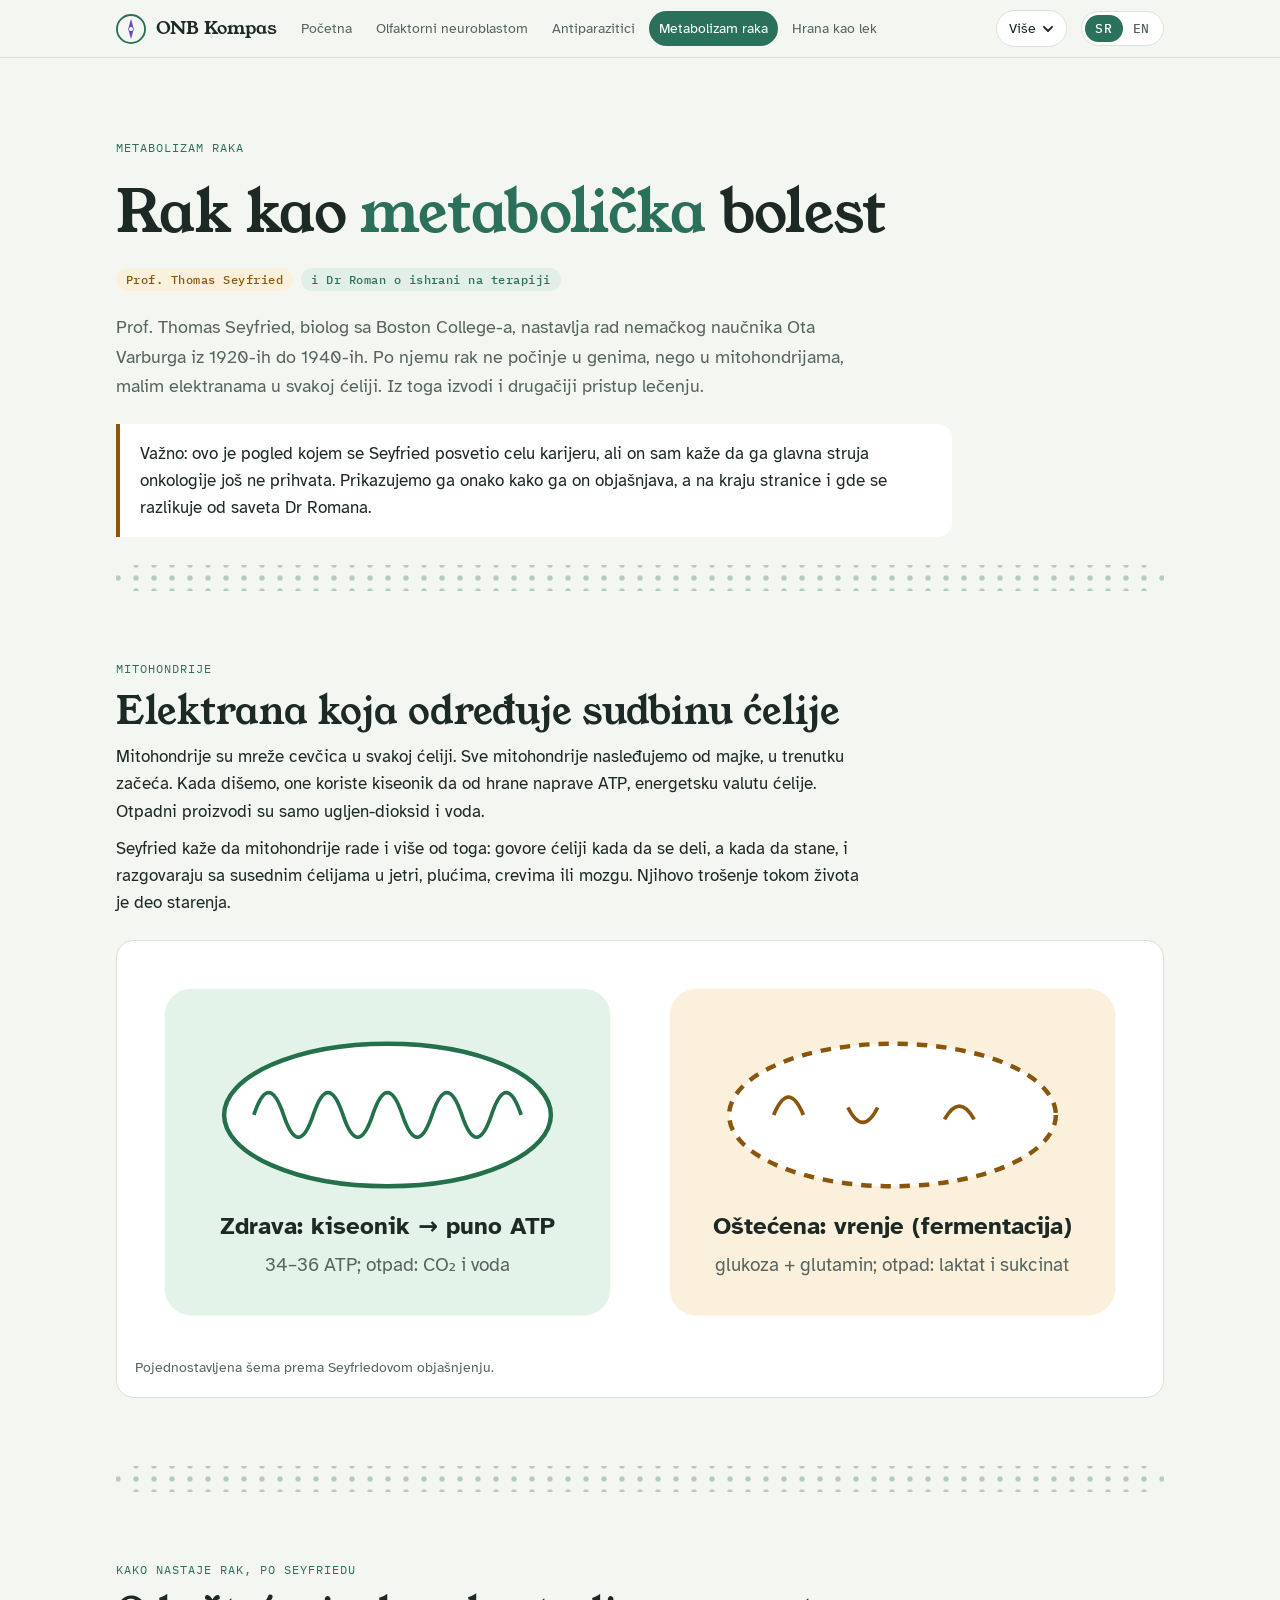
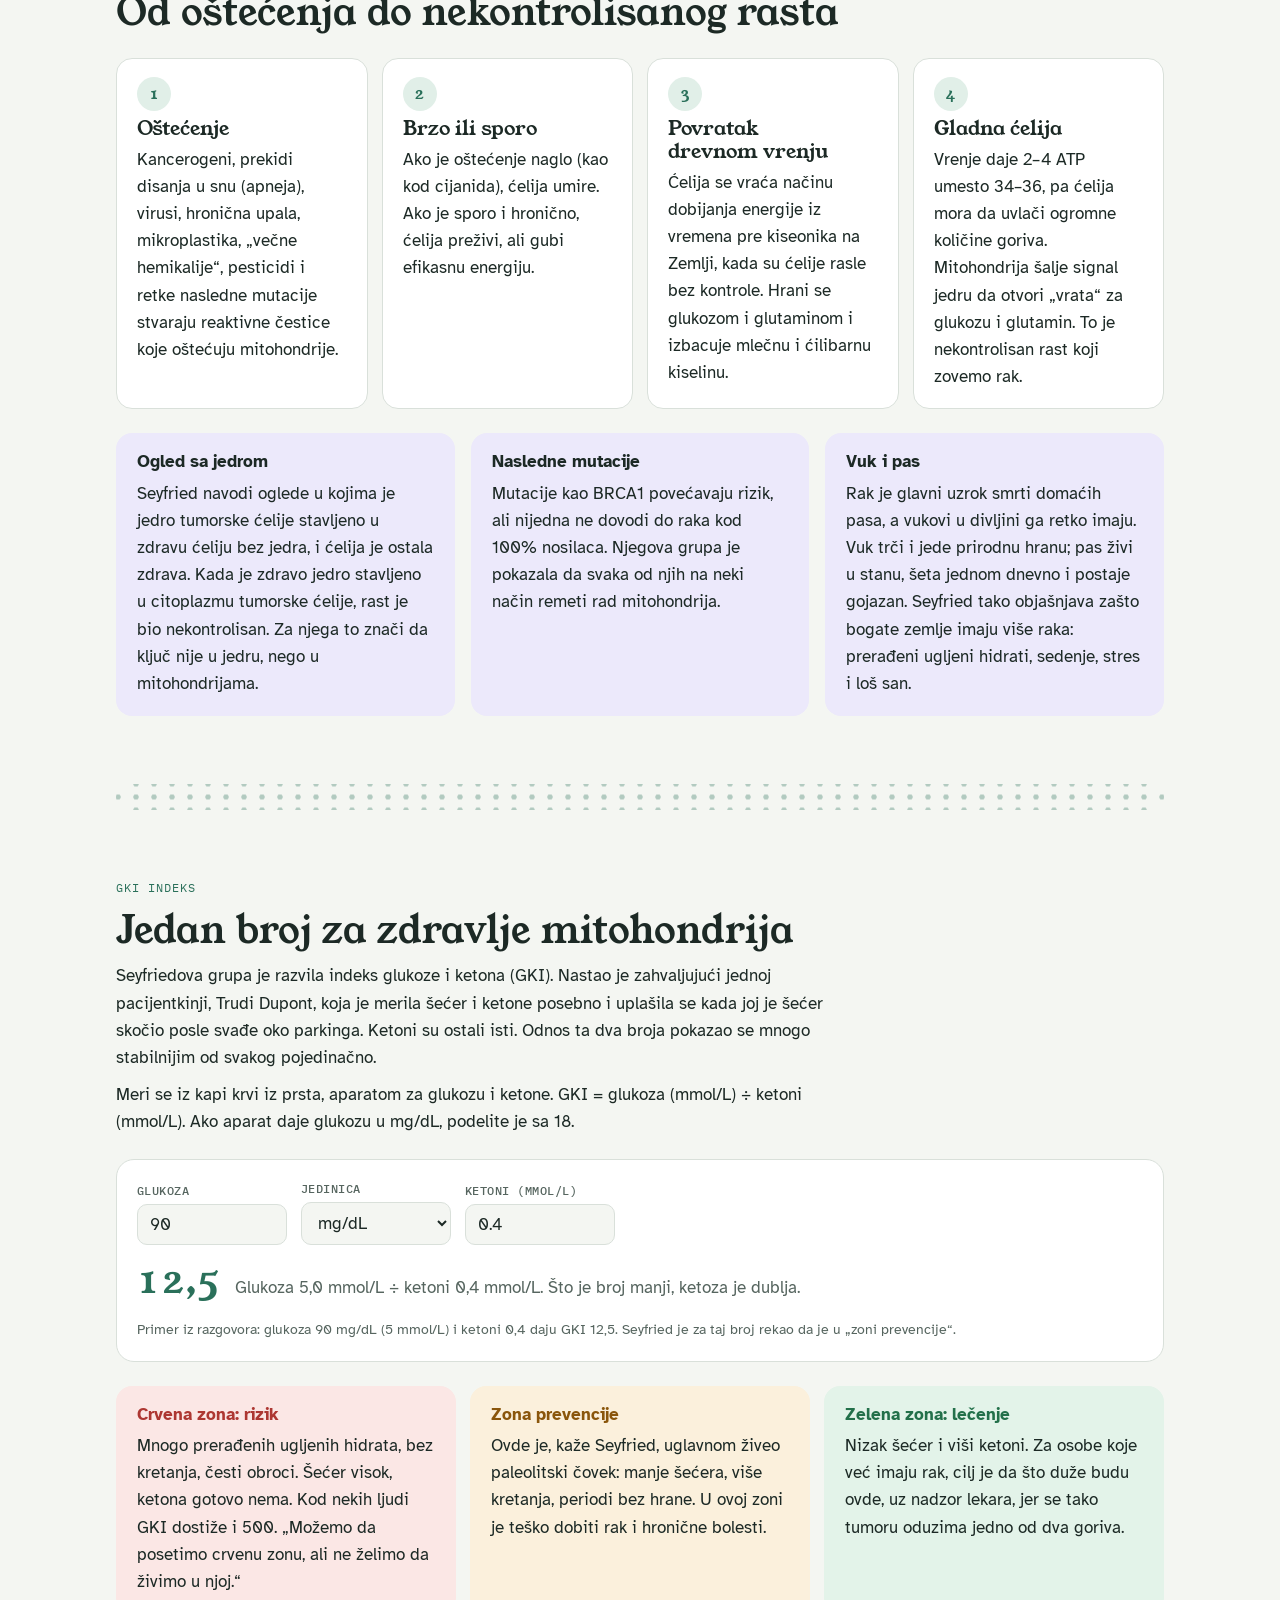
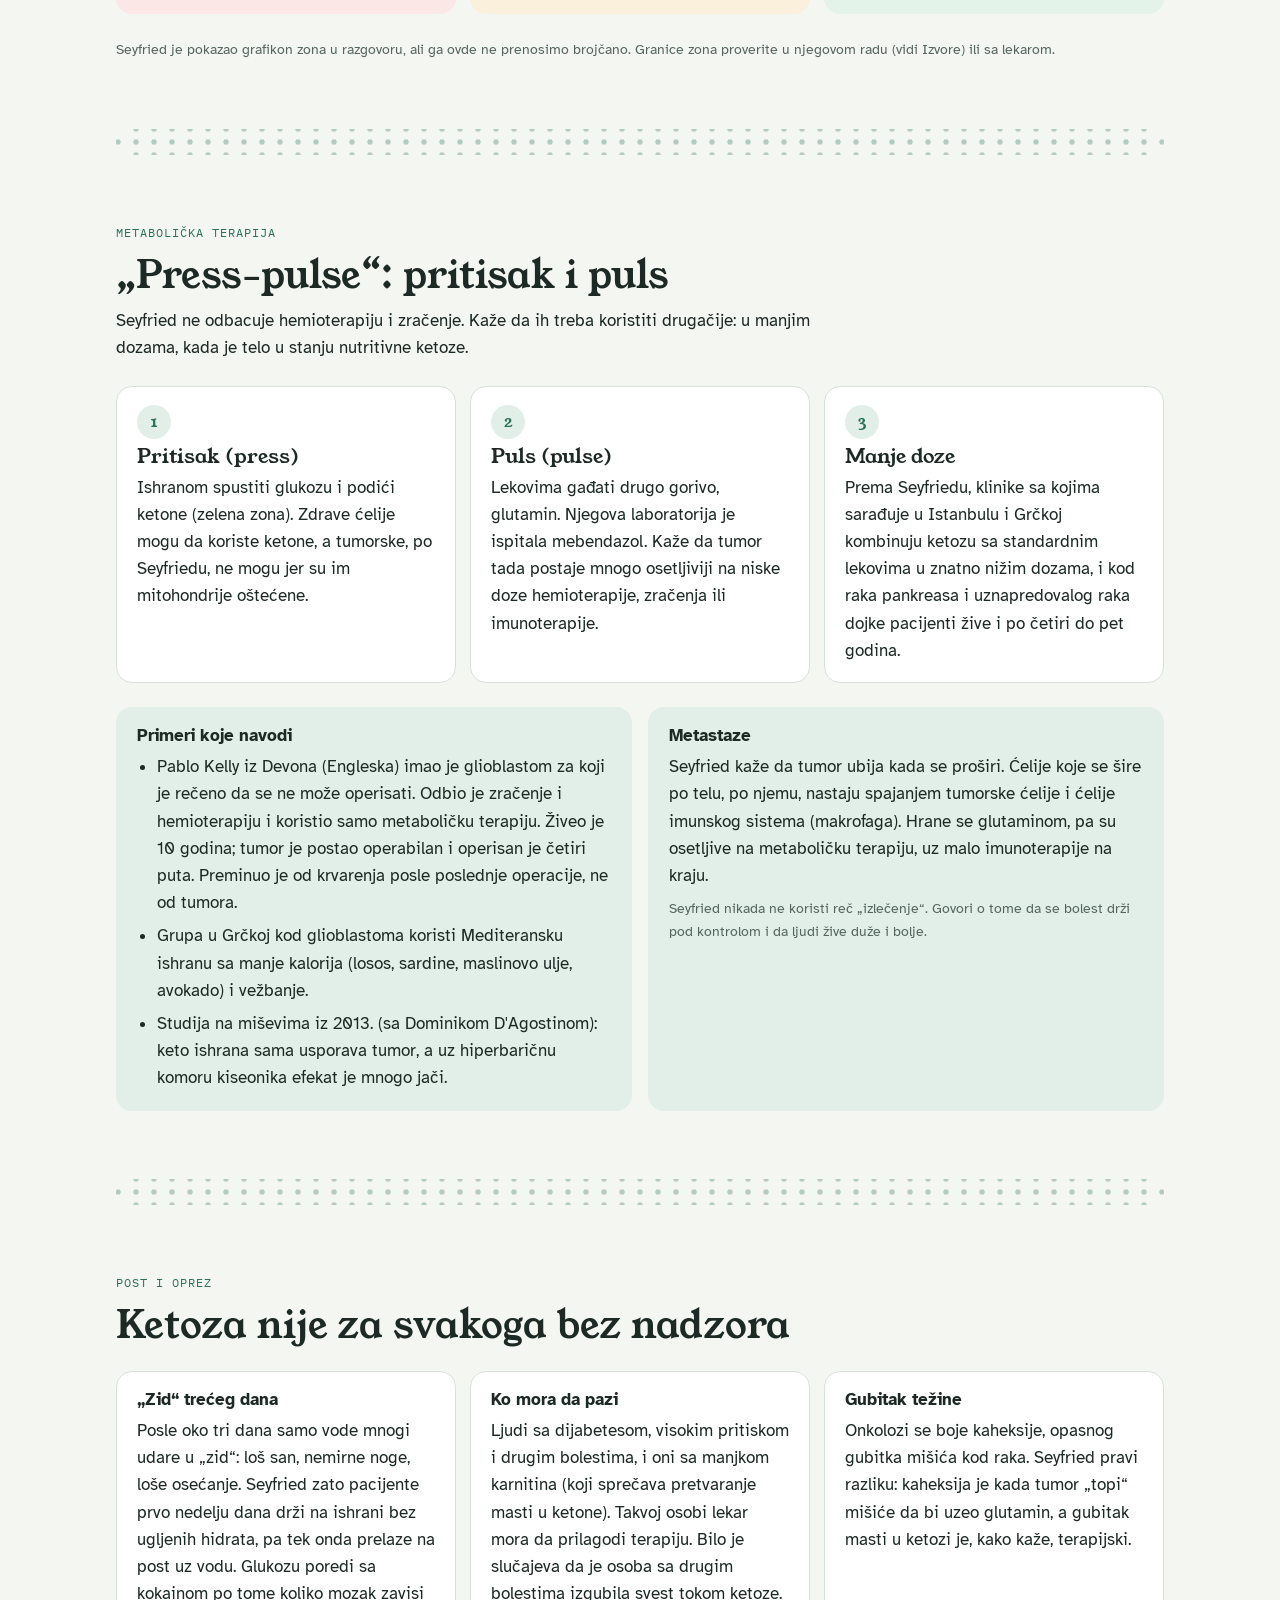
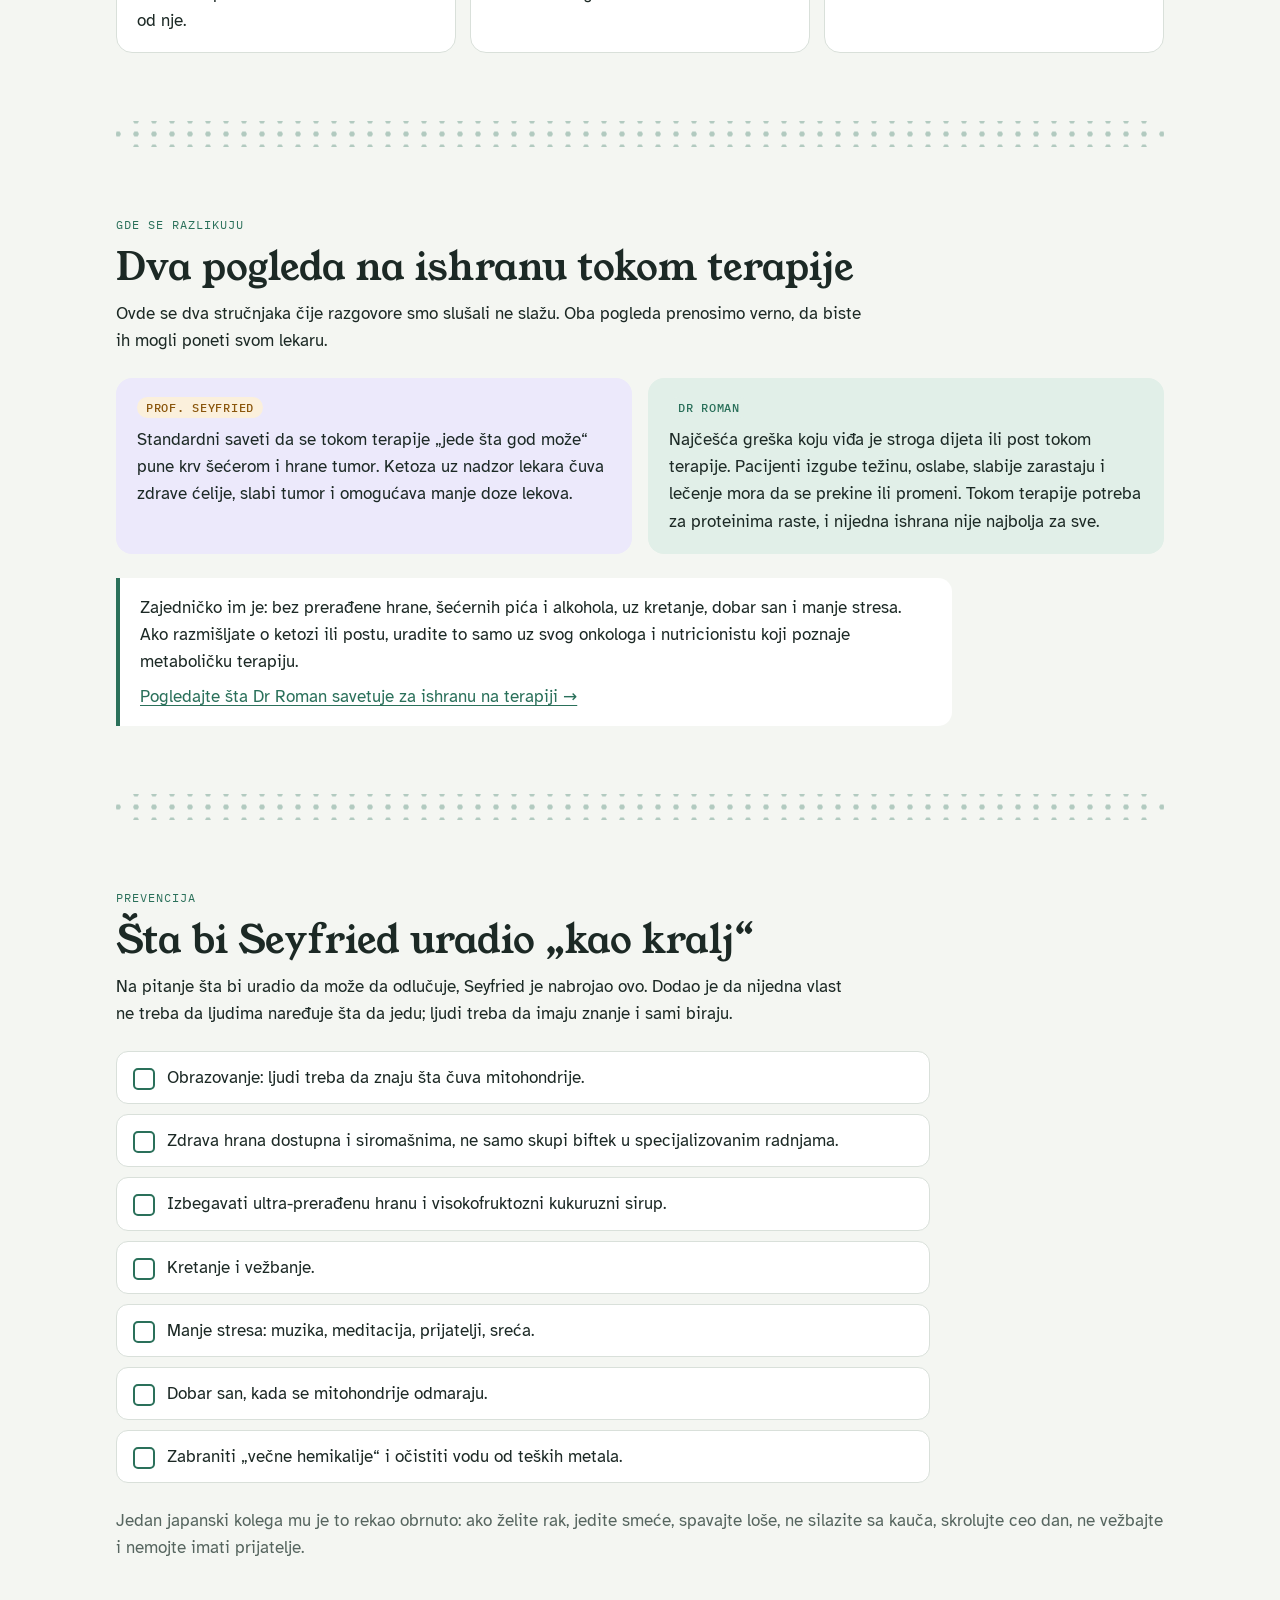
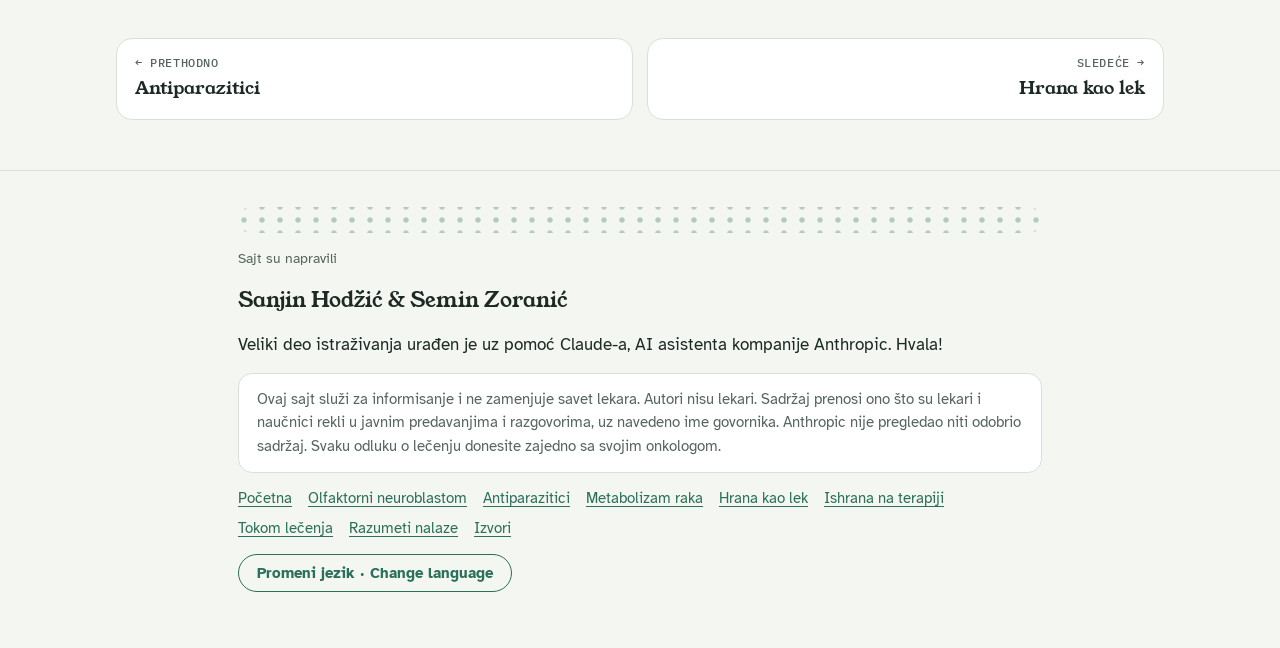
<file: metabolizam.html>
<!doctype html>
<html lang="sr-Latn">
<head>
<meta charset="utf-8">
<meta name="viewport" content="width=device-width, initial-scale=1, viewport-fit=cover">
<title>Metabolizam raka · ONB Kompas</title>
<meta name="claude:viewport-fit-sides" content="cover">
<meta name="description" content="ONB Kompas: znanje o raku za pacijente i porodice / cancer knowledge for patients and families">
<link rel="preconnect" href="https://fonts.googleapis.com">
<link rel="preconnect" href="https://fonts.gstatic.com" crossorigin>
<link rel="stylesheet" href="https://fonts.googleapis.com/css2?family=Atkinson+Hyperlegible:ital,wght@0,400;0,700;1,400&family=IBM+Plex+Mono:wght@500&family=Young+Serif&display=swap">
<link rel="stylesheet" href="styles.css">
</head>
<body>
<script>try{var l=localStorage.getItem('onb-lang');if(l==='en'||l==='sr')document.documentElement.setAttribute('data-lang',l)}catch(e){}</script>

<header class="bar">
  <div class="wrap bar-in">
    <a class="brand" href="index.html"><svg class="brand-mark" viewBox="0 0 32 32" aria-hidden="true"><circle cx="16" cy="16" r="15" fill="none" stroke="var(--sage)" stroke-width="2"/><path d="M16 5 L19 16 L16 27 L13 16 Z" fill="var(--lav)"/><circle cx="16" cy="16" r="2.2" fill="var(--surface)"/></svg><span class="brand-name">ONB Kompas</span></a>
    <nav class="nav" aria-label="Glavne stranice / Main pages"><a href="index.html"><span class="sr">Početna</span><span class="en">Home</span></a><a href="onb.html"><span class="sr">Olfaktorni neuroblastom</span><span class="en">Olfactory neuroblastoma</span></a><a href="lekovi.html"><span class="sr">Antiparazitici</span><span class="en">Antiparasitics</span></a><a href="metabolizam.html" aria-current="page"><span class="sr">Metabolizam raka</span><span class="en">Cancer metabolism</span></a><a href="hrana.html"><span class="sr">Hrana kao lek</span><span class="en">Food as medicine</span></a></nav>
    <details class="more" id="more-menu">
      <summary><span class="more-desk"><span class="sr">Više</span><span class="en">More</span></span><span class="more-mob"><span class="sr">Meni</span><span class="en">Menu</span></span><svg width="12" height="12" viewBox="0 0 12 12" aria-hidden="true"><path d="M2 4l4 4 4-4" fill="none" stroke="currentColor" stroke-width="1.8" stroke-linecap="round" stroke-linejoin="round"/></svg></summary>
      <div class="menu" role="menu"><a class="menu-primary" href="index.html"><span class="sr">Početna</span><span class="en">Home</span></a><a class="menu-primary" href="onb.html"><span class="sr">Olfaktorni neuroblastom</span><span class="en">Olfactory neuroblastoma</span></a><a class="menu-primary" href="lekovi.html"><span class="sr">Antiparazitici</span><span class="en">Antiparasitics</span></a><a class="menu-primary" href="metabolizam.html" aria-current="page"><span class="sr">Metabolizam raka</span><span class="en">Cancer metabolism</span></a><a class="menu-primary" href="hrana.html"><span class="sr">Hrana kao lek</span><span class="en">Food as medicine</span></a><span class="menu-sep" aria-hidden="true"></span><span class="menu-label"><span class="sr">Saveti i vodiči</span><span class="en">Guides and advice</span></span><a href="ishrana.html"><span class="sr">Ishrana na terapiji</span><span class="en">Eating during treatment</span></a><a href="lecenje.html"><span class="sr">Tokom lečenja</span><span class="en">During treatment</span></a><a href="nalazi.html"><span class="sr">Razumeti nalaze</span><span class="en">Understanding reports</span></a><a href="izvori.html"><span class="sr">Izvori</span><span class="en">Sources</span></a></div>
    </details>
    <div class="lang" role="group" aria-label="Jezik / Language">
      <button type="button" id="lang-sr" data-set-lang="sr" aria-pressed="true">SR</button>
      <button type="button" id="lang-en" data-set-lang="en" aria-pressed="false">EN</button>
    </div>
  </div>
</header>
<main id="top">
  <div class="wrap hero">
    <span class="eyebrow"><span class="sr">Metabolizam raka</span><span class="en">Cancer metabolism</span></span>
    <h1><span class="sr">Rak kao <em>metabolička</em> bolest</span><span class="en">Cancer as a <em>metabolic</em> disease</span></h1>
    <div class="speakers"><span class="who warn">Prof. Thomas Seyfried</span><span class="who sage"><span class="sr">i Dr Roman o ishrani na terapiji</span><span class="en">and Dr Roman on eating during treatment</span></span></div>
    <div class="prose">
      <p class="lead"><span class="sr">Prof. Thomas Seyfried, biolog sa Boston College-a, nastavlja rad nemačkog naučnika Ota Varburga iz 1920-ih do 1940-ih. Po njemu rak ne počinje u genima, nego u mitohondrijama, malim elektranama u svakoj ćeliji. Iz toga izvodi i drugačiji pristup lečenju.</span><span class="en">Prof. Thomas Seyfried, a biologist at Boston College, continues the work of German scientist Otto Warburg from the 1920s to 1940s. In his view cancer does not start in the genes but in the mitochondria, the tiny power plants in every cell. From that he derives a different approach to treatment.</span></p>
    </div>
    <div class="callout warn">
      <p><span class="sr">Važno: ovo je pogled kojem se Seyfried posvetio celu karijeru, ali on sam kaže da ga glavna struja onkologije još ne prihvata. Prikazujemo ga onako kako ga on objašnjava, a na kraju stranice i gde se razlikuje od saveta Dr Romana.</span><span class="en">Important: this is the view Seyfried has devoted his career to, but he says himself that mainstream oncology does not yet accept it. We present it as he explains it, and at the end of the page where it differs from Dr Roman's advice.</span></p>
    </div>
  </div>

  <div class="wrap"><div class="sieve" aria-hidden="true"></div></div>

  <section class="wrap block" id="mitohondrije">
    <div class="sec-head">
      <span class="eyebrow"><span class="sr">Mitohondrije</span><span class="en">Mitochondria</span></span>
      <h2><span class="sr">Elektrana koja određuje sudbinu ćelije</span><span class="en">The power plant that decides a cell's fate</span></h2>
      <p><span class="sr">Mitohondrije su mreže cevčica u svakoj ćeliji. Sve mitohondrije nasleđujemo od majke, u trenutku začeća. Kada dišemo, one koriste kiseonik da od hrane naprave ATP, energetsku valutu ćelije. Otpadni proizvodi su samo ugljen-dioksid i voda.</span><span class="en">Mitochondria are networks of tiny tubes in every cell. We inherit all of them from our mother, at conception. As we breathe, they use oxygen to turn food into ATP, the cell's energy currency. The only waste is carbon dioxide and water.</span></p>
      <p><span class="sr">Seyfried kaže da mitohondrije rade i više od toga: govore ćeliji kada da se deli, a kada da stane, i razgovaraju sa susednim ćelijama u jetri, plućima, crevima ili mozgu. Njihovo trošenje tokom života je deo starenja.</span><span class="en">Seyfried says mitochondria do more than that: they tell the cell when to divide and when to stop, and they talk to neighbouring cells in the liver, lungs, gut or brain. Their wear and tear over a lifetime is part of ageing.</span></p>
    </div>
    <figure class="figure">
      <svg viewBox="0 0 680 260" role="img" aria-labelledby="mito-t">
        <title id="mito-t">Zdrava i oštećena mitohondrija / Healthy and damaged mitochondrion</title>
        <rect x="20" y="20" width="300" height="220" rx="18" fill="var(--good-soft)"/>
        <rect x="360" y="20" width="300" height="220" rx="18" fill="var(--warn-soft)"/>
        <ellipse cx="170" cy="105" rx="110" ry="48" fill="var(--surface)" stroke="var(--good)" stroke-width="3"/>
        <path d="M80 105 q10 -30 20 0 q10 30 20 0 q10 -30 20 0 q10 30 20 0 q10 -30 20 0 q10 30 20 0 q10 -30 20 0 q10 30 20 0 q10 -30 20 0" fill="none" stroke="var(--good)" stroke-width="2.5"/>
        <text x="170" y="185" text-anchor="middle" font-size="16" font-weight="700" fill="var(--ink)"><tspan class="sr">Zdrava: kiseonik → puno ATP</tspan><tspan class="en">Healthy: oxygen → lots of ATP</tspan></text>
        <text x="170" y="210" text-anchor="middle" font-size="13" fill="var(--muted)"><tspan class="sr">34–36 ATP; otpad: CO₂ i voda</tspan><tspan class="en">34–36 ATP; waste: CO₂ and water</tspan></text>
        <ellipse cx="510" cy="105" rx="110" ry="48" fill="var(--surface)" stroke="var(--warn)" stroke-width="3" stroke-dasharray="7 6"/>
        <path d="M430 105 q10 -24 20 0 M480 100 q10 20 20 0 M545 108 q10 -18 20 0" fill="none" stroke="var(--warn)" stroke-width="2.5"/>
        <text x="510" y="185" text-anchor="middle" font-size="16" font-weight="700" fill="var(--ink)"><tspan class="sr">Oštećena: vrenje (fermentacija)</tspan><tspan class="en">Damaged: fermentation</tspan></text>
        <text x="510" y="210" text-anchor="middle" font-size="13" fill="var(--muted)"><tspan class="sr">glukoza + glutamin; otpad: laktat i sukcinat</tspan><tspan class="en">glucose + glutamine; waste: lactate and succinate</tspan></text>
      </svg>
      <figcaption><span class="sr">Pojednostavljena šema prema Seyfriedovom objašnjenju.</span><span class="en">Simplified drawing based on Seyfried's explanation.</span> <span class="swipe"><span class="sr">Povucite sliku levo-desno.</span><span class="en">Swipe sideways.</span></span></figcaption>
    </figure>
  </section>

  <div class="wrap"><div class="sieve" aria-hidden="true"></div></div>

  <section class="wrap block" id="kako">
    <div class="sec-head">
      <span class="eyebrow"><span class="sr">Kako nastaje rak, po Seyfriedu</span><span class="en">How cancer starts, according to Seyfried</span></span>
      <h2><span class="sr">Od oštećenja do nekontrolisanog rasta</span><span class="en">From damage to uncontrolled growth</span></h2>
    </div>
    <ol class="path">
      <li><h3><span class="sr">Oštećenje</span><span class="en">Damage</span></h3><p><span class="sr">Kancerogeni, prekidi disanja u snu (apneja), virusi, hronična upala, mikroplastika, „večne hemikalije“, pesticidi i retke nasledne mutacije stvaraju reaktivne čestice koje oštećuju mitohondrije.</span><span class="en">Carcinogens, breathing pauses in sleep (apnoea), viruses, chronic inflammation, microplastics, "forever chemicals", pesticides and rare inherited mutations create reactive particles that damage mitochondria.</span></p></li>
      <li><h3><span class="sr">Brzo ili sporo</span><span class="en">Fast or slow</span></h3><p><span class="sr">Ako je oštećenje naglo (kao kod cijanida), ćelija umire. Ako je sporo i hronično, ćelija preživi, ali gubi efikasnu energiju.</span><span class="en">If the damage is sudden (as with cyanide), the cell dies. If it is slow and chronic, the cell survives but loses efficient energy.</span></p></li>
      <li><h3><span class="sr">Povratak drevnom vrenju</span><span class="en">Back to ancient fermentation</span></h3><p><span class="sr">Ćelija se vraća načinu dobijanja energije iz vremena pre kiseonika na Zemlji, kada su ćelije rasle bez kontrole. Hrani se glukozom i glutaminom i izbacuje mlečnu i ćilibarnu kiselinu.</span><span class="en">The cell falls back on how energy was made before there was oxygen on Earth, when cells grew without control. It feeds on glucose and glutamine and releases lactic and succinic acid.</span></p></li>
      <li><h3><span class="sr">Gladna ćelija</span><span class="en">A hungry cell</span></h3><p><span class="sr">Vrenje daje 2–4 ATP umesto 34–36, pa ćelija mora da uvlači ogromne količine goriva. Mitohondrija šalje signal jedru da otvori „vrata“ za glukozu i glutamin. To je nekontrolisan rast koji zovemo rak.</span><span class="en">Fermentation gives 2–4 ATP instead of 34–36, so the cell must pull in huge amounts of fuel. The mitochondrion signals the nucleus to open the "gates" for glucose and glutamine. That is the uncontrolled growth we call cancer.</span></p></li>
    </ol>
    <div class="grid2">
      <div class="card l">
        <h3 class="plain-h"><span class="sr">Ogled sa jedrom</span><span class="en">The nucleus experiment</span></h3>
        <p><span class="sr">Seyfried navodi oglede u kojima je jedro tumorske ćelije stavljeno u zdravu ćeliju bez jedra, i ćelija je ostala zdrava. Kada je zdravo jedro stavljeno u citoplazmu tumorske ćelije, rast je bio nekontrolisan. Za njega to znači da ključ nije u jedru, nego u mitohondrijama.</span><span class="en">Seyfried cites experiments where a tumour cell's nucleus was placed into a healthy cell without a nucleus, and the cell stayed healthy. When a healthy nucleus was placed into a tumour cell's cytoplasm, growth was uncontrolled. To him this means the key lies not in the nucleus but in the mitochondria.</span></p>
      </div>
      <div class="card l">
        <h3 class="plain-h"><span class="sr">Nasledne mutacije</span><span class="en">Inherited mutations</span></h3>
        <p><span class="sr">Mutacije kao BRCA1 povećavaju rizik, ali nijedna ne dovodi do raka kod 100% nosilaca. Njegova grupa je pokazala da svaka od njih na neki način remeti rad mitohondrija.</span><span class="en">Mutations like BRCA1 raise risk, but none leads to cancer in 100% of carriers. His group showed that each of them disturbs mitochondrial function in some way.</span></p>
      </div>
      <div class="card l">
        <h3 class="plain-h"><span class="sr">Vuk i pas</span><span class="en">The wolf and the dog</span></h3>
        <p><span class="sr">Rak je glavni uzrok smrti domaćih pasa, a vukovi u divljini ga retko imaju. Vuk trči i jede prirodnu hranu; pas živi u stanu, šeta jednom dnevno i postaje gojazan. Seyfried tako objašnjava zašto bogate zemlje imaju više raka: prerađeni ugljeni hidrati, sedenje, stres i loš san.</span><span class="en">Cancer is the top killer of pet dogs, while wild wolves rarely get it. The wolf runs and eats natural food; the dog lives in a flat, gets walked once a day and becomes obese. Seyfried uses this to explain why rich countries have more cancer: processed carbohydrates, inactivity, stress and poor sleep.</span></p>
      </div>
    </div>
  </section>

  <div class="wrap"><div class="sieve" aria-hidden="true"></div></div>

  <section class="wrap block" id="gki">
    <div class="sec-head">
      <span class="eyebrow"><span class="sr">GKI indeks</span><span class="en">The GKI index</span></span>
      <h2><span class="sr">Jedan broj za zdravlje mitohondrija</span><span class="en">One number for mitochondrial health</span></h2>
      <p><span class="sr">Seyfriedova grupa je razvila indeks glukoze i ketona (GKI). Nastao je zahvaljujući jednoj pacijentkinji, Trudi Dupont, koja je merila šećer i ketone posebno i uplašila se kada joj je šećer skočio posle svađe oko parkinga. Ketoni su ostali isti. Odnos ta dva broja pokazao se mnogo stabilnijim od svakog pojedinačno.</span><span class="en">Seyfried's group developed the glucose ketone index (GKI). It came about thanks to one patient, Trudy Dupont, who measured sugar and ketones separately and got scared when her sugar jumped after an argument over a parking space. Her ketones had not changed. The ratio of the two proved far more stable than either alone.</span></p>
      <p><span class="sr">Meri se iz kapi krvi iz prsta, aparatom za glukozu i ketone. GKI = glukoza (mmol/L) ÷ ketoni (mmol/L). Ako aparat daje glukozu u mg/dL, podelite je sa 18.</span><span class="en">It is measured from a finger-prick drop of blood with a glucose and ketone meter. GKI = glucose (mmol/L) ÷ ketones (mmol/L). If your meter shows glucose in mg/dL, divide it by 18.</span></p>
    </div>
    <div class="calc" id="gki-calc">
      <div class="calc-row">
        <div class="field"><label for="gki-glucose"><span class="sr">Glukoza</span><span class="en">Glucose</span></label><input id="gki-glucose" type="number" inputmode="decimal" min="0" step="0.1" value="90"></div>
        <div class="field"><label for="gki-unit"><span class="sr">Jedinica</span><span class="en">Unit</span></label><select id="gki-unit"><option value="mgdl">mg/dL</option><option value="mmol">mmol/L</option></select></div>
        <div class="field"><label for="gki-ketone"><span class="sr">Ketoni (mmol/L)</span><span class="en">Ketones (mmol/L)</span></label><input id="gki-ketone" type="number" inputmode="decimal" min="0" step="0.1" value="0.4"></div>
      </div>
      <div class="result"><b id="gki-out">12,5</b><span class="muted" id="gki-text" aria-live="polite"></span></div>
      <p class="small muted"><span class="sr">Primer iz razgovora: glukoza 90 mg/dL (5 mmol/L) i ketoni 0,4 daju GKI 12,5. Seyfried je za taj broj rekao da je u „zoni prevencije“.</span><span class="en">Example from the interview: glucose 90 mg/dL (5 mmol/L) and ketones 0.4 give a GKI of 12.5. Seyfried said that number is in the "prevention zone".</span></p>
    </div>
    <div class="grid3">
      <div class="card r"><h3 class="plain-h h-r"><span class="sr">Crvena zona: rizik</span><span class="en">Red zone: risk</span></h3><p><span class="sr">Mnogo prerađenih ugljenih hidrata, bez kretanja, česti obroci. Šećer visok, ketona gotovo nema. Kod nekih ljudi GKI dostiže i 500. „Možemo da posetimo crvenu zonu, ali ne želimo da živimo u njoj.“</span><span class="en">Lots of processed carbs, no exercise, frequent meals. Sugar high, almost no ketones. In some people GKI reaches 500. "We can visit the red zone, we don't want to live in it."</span></p></div>
      <div class="card y"><h3 class="plain-h h-y"><span class="sr">Zona prevencije</span><span class="en">Prevention zone</span></h3><p><span class="sr">Ovde je, kaže Seyfried, uglavnom živeo paleolitski čovek: manje šećera, više kretanja, periodi bez hrane. U ovoj zoni je teško dobiti rak i hronične bolesti.</span><span class="en">This, Seyfried says, is where Palaeolithic humans mostly lived: less sugar, more movement, periods without food. In this zone it is hard to get cancer and chronic diseases.</span></p></div>
      <div class="card g"><h3 class="plain-h h-g"><span class="sr">Zelena zona: lečenje</span><span class="en">Green zone: management</span></h3><p><span class="sr">Nizak šećer i viši ketoni. Za osobe koje već imaju rak, cilj je da što duže budu ovde, uz nadzor lekara, jer se tako tumoru oduzima jedno od dva goriva.</span><span class="en">Low sugar and higher ketones. For people who already have cancer, the aim is to stay here as long as possible, under medical supervision, because it takes away one of the tumour's two fuels.</span></p></div>
    </div>
    <p class="small muted"><span class="sr">Seyfried je pokazao grafikon zona u razgovoru, ali ga ovde ne prenosimo brojčano. Granice zona proverite u njegovom radu (vidi Izvore) ili sa lekarom.</span><span class="en">Seyfried showed a chart of the zones in the interview, but we do not reproduce its numbers here. Check the zone limits in his paper (see Sources) or with your doctor.</span></p>
  </section>

  <div class="wrap"><div class="sieve" aria-hidden="true"></div></div>

  <section class="wrap block" id="lecenje">
    <div class="sec-head">
      <span class="eyebrow"><span class="sr">Metabolička terapija</span><span class="en">Metabolic therapy</span></span>
      <h2><span class="sr">„Press-pulse“: pritisak i puls</span><span class="en">"Press-pulse": press and pulse</span></h2>
      <p><span class="sr">Seyfried ne odbacuje hemioterapiju i zračenje. Kaže da ih treba koristiti drugačije: u manjim dozama, kada je telo u stanju nutritivne ketoze.</span><span class="en">Seyfried does not reject chemotherapy and radiation. He says they should be used differently: at lower doses, while the body is in nutritional ketosis.</span></p>
    </div>
    <ol class="path">
      <li><h3><span class="sr">Pritisak (press)</span><span class="en">Press</span></h3><p><span class="sr">Ishranom spustiti glukozu i podići ketone (zelena zona). Zdrave ćelije mogu da koriste ketone, a tumorske, po Seyfriedu, ne mogu jer su im mitohondrije oštećene.</span><span class="en">Lower glucose and raise ketones with diet (green zone). Healthy cells can use ketones, while tumour cells, according to Seyfried, cannot because their mitochondria are damaged.</span></p></li>
      <li><h3><span class="sr">Puls (pulse)</span><span class="en">Pulse</span></h3><p><span class="sr">Lekovima gađati drugo gorivo, glutamin. Njegova laboratorija je ispitala mebendazol. Kaže da tumor tada postaje mnogo osetljiviji na niske doze hemioterapije, zračenja ili imunoterapije.</span><span class="en">Use drugs to target the other fuel, glutamine. His lab tested mebendazole. He says the tumour then becomes much more sensitive to low doses of chemotherapy, radiation or immunotherapy.</span></p></li>
      <li><h3><span class="sr">Manje doze</span><span class="en">Lower doses</span></h3><p><span class="sr">Prema Seyfriedu, klinike sa kojima sarađuje u Istanbulu i Grčkoj kombinuju ketozu sa standardnim lekovima u znatno nižim dozama, i kod raka pankreasa i uznapredovalog raka dojke pacijenti žive i po četiri do pet godina.</span><span class="en">According to Seyfried, the clinics he works with in Istanbul and Greece combine ketosis with standard drugs at much lower doses, and patients with pancreatic and advanced breast cancer live four to five years.</span></p></li>
    </ol>
    <div class="grid2">
      <div class="card s">
        <h3 class="plain-h"><span class="sr">Primeri koje navodi</span><span class="en">Examples he cites</span></h3>
        <ul class="dots">
          <li><span class="sr">Pablo Kelly iz Devona (Engleska) imao je glioblastom za koji je rečeno da se ne može operisati. Odbio je zračenje i hemioterapiju i koristio samo metaboličku terapiju. Živeo je 10 godina; tumor je postao operabilan i operisan je četiri puta. Preminuo je od krvarenja posle poslednje operacije, ne od tumora.</span><span class="en">Pablo Kelly from Devon (England) had a glioblastoma said to be inoperable. He declined radiation and chemotherapy and used only metabolic therapy. He lived 10 years; the tumour became operable and was operated on four times. He died of a bleed after the last surgery, not of the tumour.</span></li>
          <li><span class="sr">Grupa u Grčkoj kod glioblastoma koristi Mediteransku ishranu sa manje kalorija (losos, sardine, maslinovo ulje, avokado) i vežbanje.</span><span class="en">A group in Greece uses a lower-calorie Mediterranean diet (salmon, sardines, olive oil, avocado) and exercise for glioblastoma.</span></li>
          <li><span class="sr">Studija na miševima iz 2013. (sa Dominikom D'Agostinom): keto ishrana sama usporava tumor, a uz hiperbaričnu komoru kiseonika efekat je mnogo jači.</span><span class="en">A 2013 mouse study (with Dominic D'Agostino): a keto diet alone slows the tumour, and with hyperbaric oxygen the effect is much stronger.</span></li>
        </ul>
      </div>
      <div class="card s">
        <h3 class="plain-h"><span class="sr">Metastaze</span><span class="en">Metastasis</span></h3>
        <p><span class="sr">Seyfried kaže da tumor ubija kada se proširi. Ćelije koje se šire po telu, po njemu, nastaju spajanjem tumorske ćelije i ćelije imunskog sistema (makrofaga). Hrane se glutaminom, pa su osetljive na metaboličku terapiju, uz malo imunoterapije na kraju.</span><span class="en">Seyfried says tumours kill when they spread. The cells that travel through the body, in his view, arise from a fusion of a tumour cell and an immune cell (macrophage). They run on glutamine, so they are sensitive to metabolic therapy, with a little immunotherapy at the end.</span></p>
        <p class="muted small"><span class="sr">Seyfried nikada ne koristi reč „izlečenje“. Govori o tome da se bolest drži pod kontrolom i da ljudi žive duže i bolje.</span><span class="en">Seyfried never uses the word "cure". He talks about keeping the disease under control so people live longer and better.</span></p>
      </div>
    </div>
  </section>

  <div class="wrap"><div class="sieve" aria-hidden="true"></div></div>

  <section class="wrap block" id="post">
    <div class="sec-head">
      <span class="eyebrow"><span class="sr">Post i oprez</span><span class="en">Fasting and caution</span></span>
      <h2><span class="sr">Ketoza nije za svakoga bez nadzora</span><span class="en">Ketosis is not for everyone without supervision</span></h2>
    </div>
    <div class="grid3">
      <div class="card">
        <h3 class="plain-h"><span class="sr">„Zid“ trećeg dana</span><span class="en">The day-three "wall"</span></h3>
        <p><span class="sr">Posle oko tri dana samo vode mnogi udare u „zid“: loš san, nemirne noge, loše osećanje. Seyfried zato pacijente prvo nedelju dana drži na ishrani bez ugljenih hidrata, pa tek onda prelaze na post uz vodu. Glukozu poredi sa kokainom po tome koliko mozak zavisi od nje.</span><span class="en">After about three days of water only, many hit a "wall": poor sleep, restless legs, feeling awful. So Seyfried first keeps patients on a zero-carb diet for a week, and only then do they move to water fasting. He compares glucose to cocaine in how hooked the brain is on it.</span></p>
      </div>
      <div class="card">
        <h3 class="plain-h"><span class="sr">Ko mora da pazi</span><span class="en">Who must be careful</span></h3>
        <p><span class="sr">Ljudi sa dijabetesom, visokim pritiskom i drugim bolestima, i oni sa manjkom karnitina (koji sprečava pretvaranje masti u ketone). Takvoj osobi lekar mora da prilagodi terapiju. Bilo je slučajeva da je osoba sa drugim bolestima izgubila svest tokom ketoze.</span><span class="en">People with diabetes, high blood pressure and other conditions, and those with carnitine deficiency (which stops fat being turned into ketones). For them a doctor must adjust treatment. There have been cases of a person with other conditions collapsing during ketosis.</span></p>
      </div>
      <div class="card">
        <h3 class="plain-h"><span class="sr">Gubitak težine</span><span class="en">Weight loss</span></h3>
        <p><span class="sr">Onkolozi se boje kaheksije, opasnog gubitka mišića kod raka. Seyfried pravi razliku: kaheksija je kada tumor „topi“ mišiće da bi uzeo glutamin, a gubitak masti u ketozi je, kako kaže, terapijski.</span><span class="en">Oncologists fear cachexia, the dangerous muscle wasting of cancer. Seyfried draws a line: cachexia is when the tumour "melts" muscle to take glutamine, while losing fat in ketosis is, he says, therapeutic.</span></p>
      </div>
    </div>
  </section>

  <div class="wrap"><div class="sieve" aria-hidden="true"></div></div>

  <section class="wrap block" id="dva-pogleda">
    <div class="sec-head">
      <span class="eyebrow"><span class="sr">Gde se razlikuju</span><span class="en">Where they differ</span></span>
      <h2><span class="sr">Dva pogleda na ishranu tokom terapije</span><span class="en">Two views on eating during treatment</span></h2>
      <p><span class="sr">Ovde se dva stručnjaka čije razgovore smo slušali ne slažu. Oba pogleda prenosimo verno, da biste ih mogli poneti svom lekaru.</span><span class="en">Here two of the experts we listened to disagree. We report both views faithfully, so you can take them to your doctor.</span></p>
    </div>
    <div class="grid2">
      <div class="card l">
        <span class="tag warn">Prof. Seyfried</span>
        <p><span class="sr">Standardni saveti da se tokom terapije „jede šta god može“ pune krv šećerom i hrane tumor. Ketoza uz nadzor lekara čuva zdrave ćelije, slabi tumor i omogućava manje doze lekova.</span><span class="en">Standard advice to "eat whatever you can" during treatment floods the blood with sugar and feeds the tumour. Ketosis under medical supervision protects healthy cells, weakens the tumour and allows lower drug doses.</span></p>
      </div>
      <div class="card s">
        <span class="tag sage">Dr Roman</span>
        <p><span class="sr">Najčešća greška koju viđa je stroga dijeta ili post tokom terapije. Pacijenti izgube težinu, oslabe, slabije zarastaju i lečenje mora da se prekine ili promeni. Tokom terapije potreba za proteinima raste, i nijedna ishrana nije najbolja za sve.</span><span class="en">The most common mistake he sees is a strict diet or fasting during treatment. Patients lose weight, grow weak, heal poorly, and treatment has to be paused or changed. During treatment protein needs go up, and no single diet is best for everyone.</span></p>
      </div>
    </div>
    <div class="callout sage">
      <p><span class="sr">Zajedničko im je: bez prerađene hrane, šećernih pića i alkohola, uz kretanje, dobar san i manje stresa. Ako razmišljate o ketozi ili postu, uradite to samo uz svog onkologa i nutricionistu koji poznaje metaboličku terapiju.</span><span class="en">What they share: no processed food, sugary drinks or alcohol, plus movement, good sleep and less stress. If you are considering ketosis or fasting, do it only with your oncologist and a dietitian who knows metabolic therapy.</span></p>
      <p><a href="ishrana.html"><span class="sr">Pogledajte šta Dr Roman savetuje za ishranu na terapiji →</span><span class="en">See Dr Roman's advice on eating during treatment →</span></a></p>
    </div>
  </section>

  <div class="wrap"><div class="sieve" aria-hidden="true"></div></div>

  <section class="wrap block" id="prevencija">
    <div class="sec-head">
      <span class="eyebrow"><span class="sr">Prevencija</span><span class="en">Prevention</span></span>
      <h2><span class="sr">Šta bi Seyfried uradio „kao kralj“</span><span class="en">What Seyfried would do "as king"</span></h2>
      <p><span class="sr">Na pitanje šta bi uradio da može da odlučuje, Seyfried je nabrojao ovo. Dodao je da nijedna vlast ne treba da ljudima naređuje šta da jedu; ljudi treba da imaju znanje i sami biraju.</span><span class="en">Asked what he would do if he could decide, Seyfried listed these. He added that no government should tell people what to eat; people should have the knowledge and choose for themselves.</span></p>
    </div>
    <ul class="checklist">
      <li><span class="sr">Obrazovanje: ljudi treba da znaju šta čuva mitohondrije.</span><span class="en">Education: people should know what protects mitochondria.</span></li>
      <li><span class="sr">Zdrava hrana dostupna i siromašnima, ne samo skupi biftek u specijalizovanim radnjama.</span><span class="en">Healthy food affordable for the poor, not just expensive steaks in specialty shops.</span></li>
      <li><span class="sr">Izbegavati ultra-prerađenu hranu i visokofruktozni kukuruzni sirup.</span><span class="en">Avoid ultra-processed food and high-fructose corn syrup.</span></li>
      <li><span class="sr">Kretanje i vežbanje.</span><span class="en">Movement and exercise.</span></li>
      <li><span class="sr">Manje stresa: muzika, meditacija, prijatelji, sreća.</span><span class="en">Less stress: music, meditation, friends, happiness.</span></li>
      <li><span class="sr">Dobar san, kada se mitohondrije odmaraju.</span><span class="en">Good sleep, when mitochondria rest.</span></li>
      <li><span class="sr">Zabraniti „večne hemikalije“ i očistiti vodu od teških metala.</span><span class="en">Ban "forever chemicals" and clean heavy metals out of the water.</span></li>
    </ul>
    <p class="muted"><span class="sr">Jedan japanski kolega mu je to rekao obrnuto: ako želite rak, jedite smeće, spavajte loše, ne silazite sa kauča, skrolujte ceo dan, ne vežbajte i nemojte imati prijatelje.</span><span class="en">A Japanese colleague put it the other way round: if you want cancer, eat junk, sleep badly, never leave the couch, scroll all day, don't exercise and have no friends.</span></p>
  </section>

</main>
<nav class="wrap pager" aria-label="Sledeća stranica / Next page"><a href="lekovi.html"><small><span class="sr">← Prethodno</span><span class="en">← Previous</span></small><b><span class="sr">Antiparazitici</span><span class="en">Antiparasitics</span></b></a><a class="next" href="hrana.html"><small><span class="sr">Sledeće →</span><span class="en">Next →</span></small><b><span class="sr">Hrana kao lek</span><span class="en">Food as medicine</span></b></a></nav>
<footer>
  <div class="wrap foot">
    <div class="sieve" aria-hidden="true"></div>
    <p class="muted small"><span class="sr">Sajt su napravili</span><span class="en">Created by</span></p>
    <p class="authors">Sanjin Hodžić &amp; Semin Zoranić</p>
    <p><span class="sr">Veliki deo istraživanja urađen je uz pomoć Claude-a, AI asistenta kompanije Anthropic. Hvala!</span><span class="en">Much of the research was done with the help of Claude, the AI assistant made by Anthropic. Thank you!</span></p>
    <div class="disclaimer">
      <p><span class="sr">Ovaj sajt služi za informisanje i ne zamenjuje savet lekara. Autori nisu lekari. Sadržaj prenosi ono što su lekari i naučnici rekli u javnim predavanjima i razgovorima, uz navedeno ime govornika. Anthropic nije pregledao niti odobrio sadržaj. Svaku odluku o lečenju donesite zajedno sa svojim onkologom.</span><span class="en">This site is for information only and does not replace medical advice. The authors are not doctors. The content reports what doctors and scientists said in public talks and interviews, with each speaker named. Anthropic has not reviewed or endorsed the content. Make every treatment decision together with your oncologist.</span></p>
    </div>
    <nav class="foot-links" aria-label="Sve stranice / All pages"><a href="index.html"><span class="sr">Početna</span><span class="en">Home</span></a><a href="onb.html"><span class="sr">Olfaktorni neuroblastom</span><span class="en">Olfactory neuroblastoma</span></a><a href="lekovi.html"><span class="sr">Antiparazitici</span><span class="en">Antiparasitics</span></a><a href="metabolizam.html"><span class="sr">Metabolizam raka</span><span class="en">Cancer metabolism</span></a><a href="hrana.html"><span class="sr">Hrana kao lek</span><span class="en">Food as medicine</span></a><a href="ishrana.html"><span class="sr">Ishrana na terapiji</span><span class="en">Eating during treatment</span></a><a href="lecenje.html"><span class="sr">Tokom lečenja</span><span class="en">During treatment</span></a><a href="nalazi.html"><span class="sr">Razumeti nalaze</span><span class="en">Understanding reports</span></a><a href="izvori.html"><span class="sr">Izvori</span><span class="en">Sources</span></a></nav>
    <p><button type="button" class="btn" id="change-lang"><span class="sr">Promeni jezik · Change language</span><span class="en">Change language · Promeni jezik</span></button></p>
  </div>
</footer>
<script src="app.js"></script>
</body>
</html>
</file>
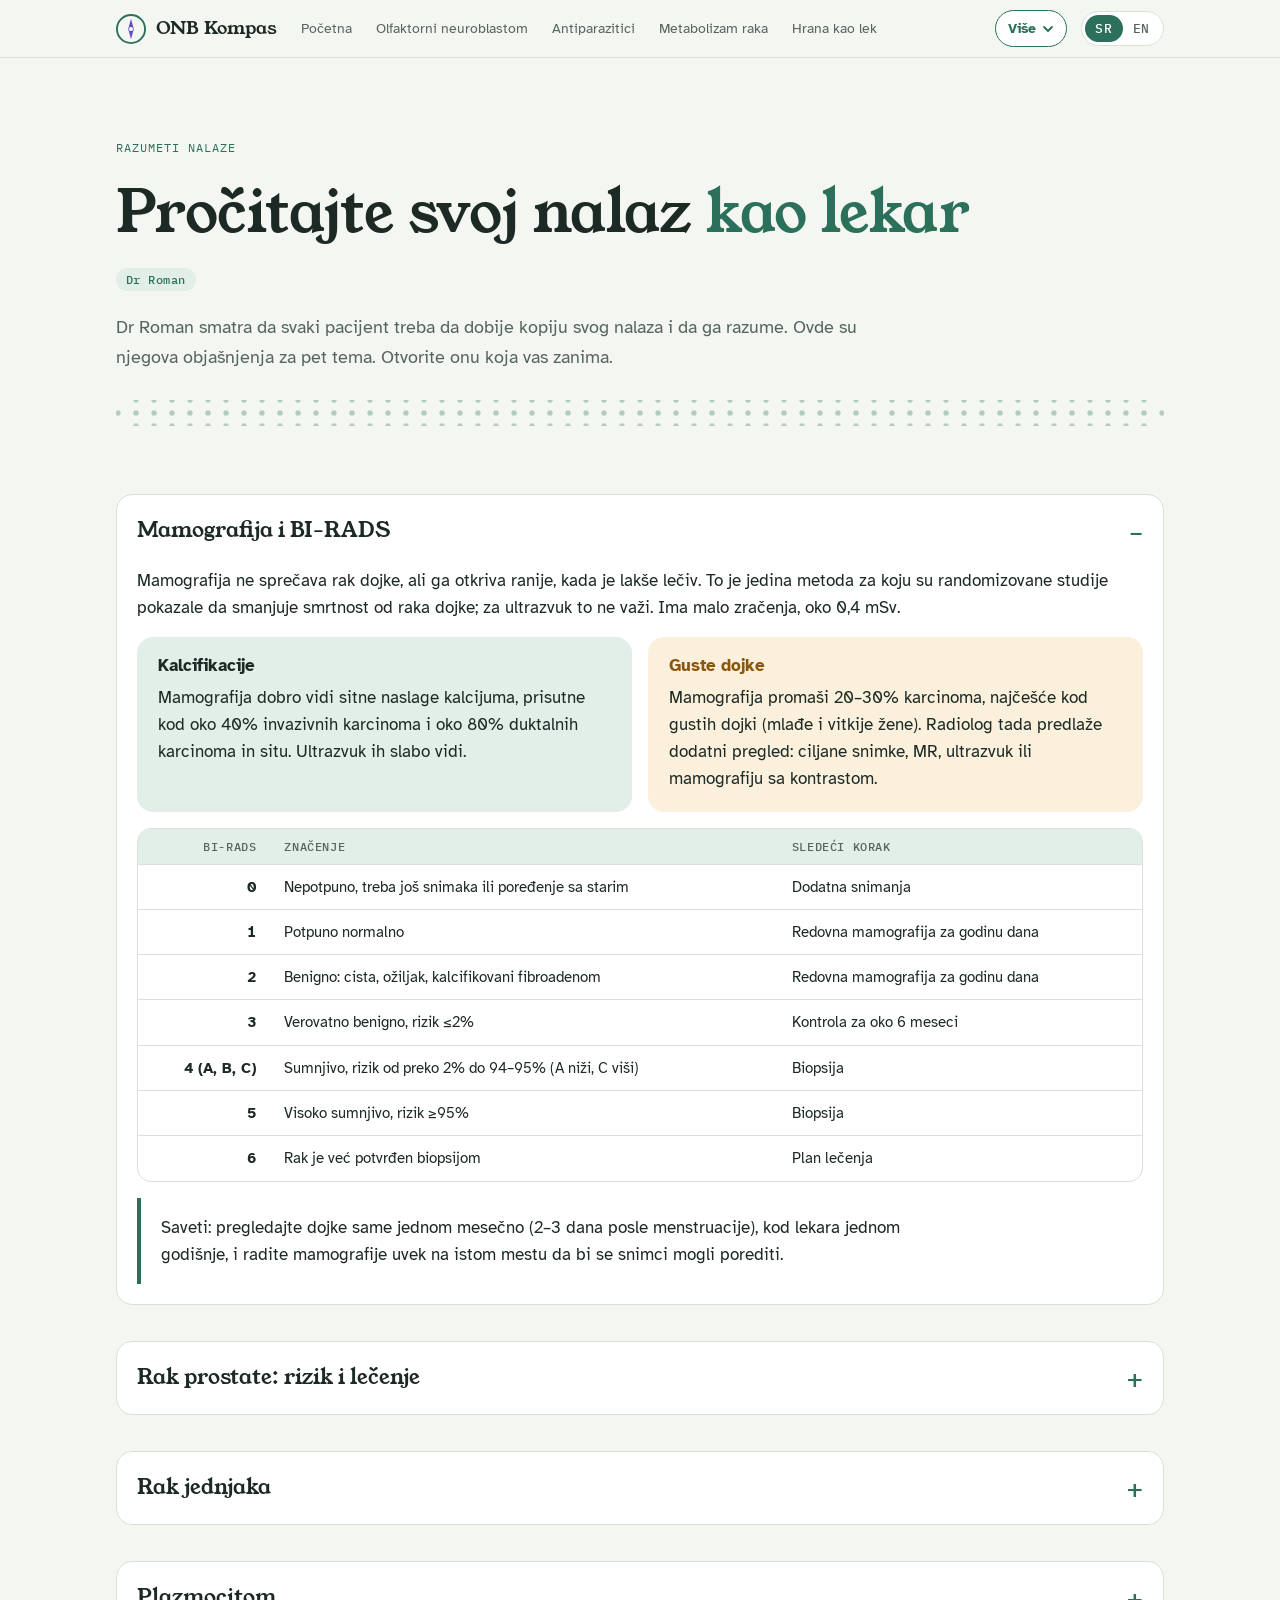
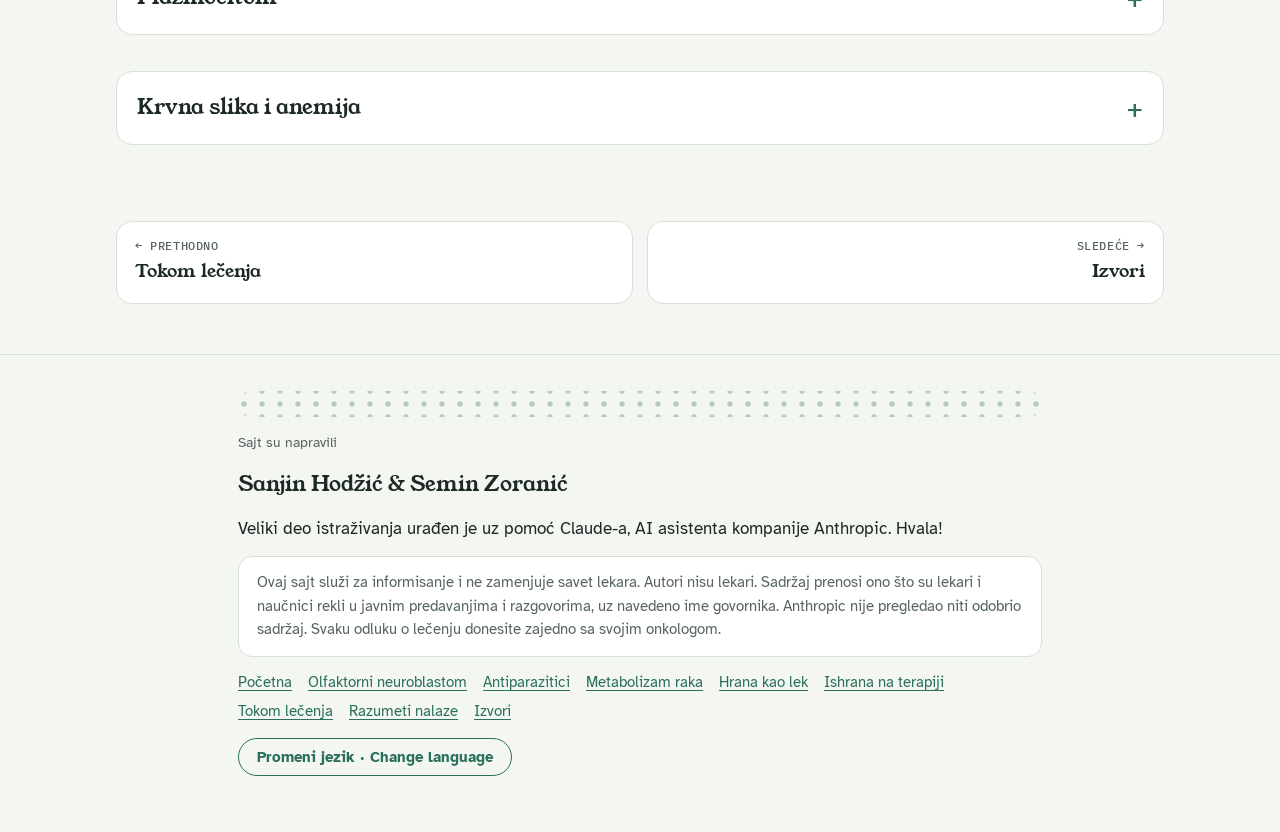
<file: nalazi.html>
<!doctype html>
<html lang="sr-Latn">
<head>
<meta charset="utf-8">
<meta name="viewport" content="width=device-width, initial-scale=1, viewport-fit=cover">
<title>Razumeti nalaze · ONB Kompas</title>
<meta name="claude:viewport-fit-sides" content="cover">
<meta name="description" content="ONB Kompas: znanje o raku za pacijente i porodice / cancer knowledge for patients and families">
<link rel="preconnect" href="https://fonts.googleapis.com">
<link rel="preconnect" href="https://fonts.gstatic.com" crossorigin>
<link rel="stylesheet" href="https://fonts.googleapis.com/css2?family=Atkinson+Hyperlegible:ital,wght@0,400;0,700;1,400&family=IBM+Plex+Mono:wght@500&family=Young+Serif&display=swap">
<link rel="stylesheet" href="styles.css">
</head>
<body>
<script>try{var l=localStorage.getItem('onb-lang');if(l==='en'||l==='sr')document.documentElement.setAttribute('data-lang',l)}catch(e){}</script>

<header class="bar">
  <div class="wrap bar-in">
    <a class="brand" href="index.html"><svg class="brand-mark" viewBox="0 0 32 32" aria-hidden="true"><circle cx="16" cy="16" r="15" fill="none" stroke="var(--sage)" stroke-width="2"/><path d="M16 5 L19 16 L16 27 L13 16 Z" fill="var(--lav)"/><circle cx="16" cy="16" r="2.2" fill="var(--surface)"/></svg><span class="brand-name">ONB Kompas</span></a>
    <nav class="nav" aria-label="Glavne stranice / Main pages"><a href="index.html"><span class="sr">Početna</span><span class="en">Home</span></a><a href="onb.html"><span class="sr">Olfaktorni neuroblastom</span><span class="en">Olfactory neuroblastoma</span></a><a href="lekovi.html"><span class="sr">Antiparazitici</span><span class="en">Antiparasitics</span></a><a href="metabolizam.html"><span class="sr">Metabolizam raka</span><span class="en">Cancer metabolism</span></a><a href="hrana.html"><span class="sr">Hrana kao lek</span><span class="en">Food as medicine</span></a></nav>
    <details class="more" id="more-menu" data-current="true">
      <summary><span class="more-desk"><span class="sr">Više</span><span class="en">More</span></span><span class="more-mob"><span class="sr">Meni</span><span class="en">Menu</span></span><svg width="12" height="12" viewBox="0 0 12 12" aria-hidden="true"><path d="M2 4l4 4 4-4" fill="none" stroke="currentColor" stroke-width="1.8" stroke-linecap="round" stroke-linejoin="round"/></svg></summary>
      <div class="menu" role="menu"><a class="menu-primary" href="index.html"><span class="sr">Početna</span><span class="en">Home</span></a><a class="menu-primary" href="onb.html"><span class="sr">Olfaktorni neuroblastom</span><span class="en">Olfactory neuroblastoma</span></a><a class="menu-primary" href="lekovi.html"><span class="sr">Antiparazitici</span><span class="en">Antiparasitics</span></a><a class="menu-primary" href="metabolizam.html"><span class="sr">Metabolizam raka</span><span class="en">Cancer metabolism</span></a><a class="menu-primary" href="hrana.html"><span class="sr">Hrana kao lek</span><span class="en">Food as medicine</span></a><span class="menu-sep" aria-hidden="true"></span><span class="menu-label"><span class="sr">Saveti i vodiči</span><span class="en">Guides and advice</span></span><a href="ishrana.html"><span class="sr">Ishrana na terapiji</span><span class="en">Eating during treatment</span></a><a href="lecenje.html"><span class="sr">Tokom lečenja</span><span class="en">During treatment</span></a><a href="nalazi.html" aria-current="page"><span class="sr">Razumeti nalaze</span><span class="en">Understanding reports</span></a><a href="izvori.html"><span class="sr">Izvori</span><span class="en">Sources</span></a></div>
    </details>
    <div class="lang" role="group" aria-label="Jezik / Language">
      <button type="button" id="lang-sr" data-set-lang="sr" aria-pressed="true">SR</button>
      <button type="button" id="lang-en" data-set-lang="en" aria-pressed="false">EN</button>
    </div>
  </div>
</header>
<main id="top">
  <div class="wrap hero">
    <span class="eyebrow"><span class="sr">Razumeti nalaze</span><span class="en">Understanding reports</span></span>
    <h1><span class="sr">Pročitajte svoj nalaz <em>kao lekar</em></span><span class="en">Read your report <em>like a doctor</em></span></h1>
    <div class="speakers"><span class="who sage">Dr Roman</span></div>
    <div class="prose">
      <p class="lead"><span class="sr">Dr Roman smatra da svaki pacijent treba da dobije kopiju svog nalaza i da ga razume. Ovde su njegova objašnjenja za pet tema. Otvorite onu koja vas zanima.</span><span class="en">Dr Roman believes every patient should get a copy of their report and understand it. Here are his explanations for five topics. Open the one you need.</span></p>
    </div>
  </div>

  <div class="wrap"><div class="sieve" aria-hidden="true"></div></div>

  <section class="wrap block">
    <details class="acc" id="mamografija" open>
      <summary><h3><span class="sr">Mamografija i BI-RADS</span><span class="en">Mammograms and BI-RADS</span></h3></summary>
      <div class="acc-body">
        <p><span class="sr">Mamografija ne sprečava rak dojke, ali ga otkriva ranije, kada je lakše lečiv. To je jedina metoda za koju su randomizovane studije pokazale da smanjuje smrtnost od raka dojke; za ultrazvuk to ne važi. Ima malo zračenja, oko 0,4 mSv.</span><span class="en">A mammogram doesn't prevent breast cancer but finds it earlier, when it's more treatable. It is the only method shown in randomised trials to reduce breast cancer deaths; that isn't true for ultrasound. It carries little radiation, about 0.4 mSv.</span></p>
        <div class="grid2">
          <div class="card s"><h3 class="plain-h"><span class="sr">Kalcifikacije</span><span class="en">Calcifications</span></h3><p><span class="sr">Mamografija dobro vidi sitne naslage kalcijuma, prisutne kod oko 40% invazivnih karcinoma i oko 80% duktalnih karcinoma in situ. Ultrazvuk ih slabo vidi.</span><span class="en">Mammograms see tiny calcium deposits well; they appear in about 40% of invasive cancers and about 80% of ductal carcinoma in situ. Ultrasound sees them poorly.</span></p></div>
          <div class="card y"><h3 class="plain-h h-y"><span class="sr">Guste dojke</span><span class="en">Dense breasts</span></h3><p><span class="sr">Mamografija promaši 20–30% karcinoma, najčešće kod gustih dojki (mlađe i vitkije žene). Radiolog tada predlaže dodatni pregled: ciljane snimke, MR, ultrazvuk ili mamografiju sa kontrastom.</span><span class="en">Mammograms miss 20–30% of cancers, most often in dense breasts (younger, leaner women). The radiologist then suggests an extra test: spot views, MRI, ultrasound or contrast mammography.</span></p></div>
        </div>
        <div class="tbl-wrap">
          <table>
            <thead><tr><th class="num">BI-RADS</th><th><span class="sr">Značenje</span><span class="en">Meaning</span></th><th><span class="sr">Sledeći korak</span><span class="en">Next step</span></th></tr></thead>
            <tbody>
              <tr><td class="num"><strong>0</strong></td><td><span class="sr">Nepotpuno, treba još snimaka ili poređenje sa starim</span><span class="en">Incomplete, more images or comparison with old films needed</span></td><td><span class="sr">Dodatna snimanja</span><span class="en">Additional imaging</span></td></tr>
              <tr><td class="num"><strong>1</strong></td><td><span class="sr">Potpuno normalno</span><span class="en">Completely normal</span></td><td><span class="sr">Redovna mamografija za godinu dana</span><span class="en">Routine mammogram in a year</span></td></tr>
              <tr><td class="num"><strong>2</strong></td><td><span class="sr">Benigno: cista, ožiljak, kalcifikovani fibroadenom</span><span class="en">Benign: cyst, scar, calcified fibroadenoma</span></td><td><span class="sr">Redovna mamografija za godinu dana</span><span class="en">Routine mammogram in a year</span></td></tr>
              <tr><td class="num"><strong>3</strong></td><td><span class="sr">Verovatno benigno, rizik ≤2%</span><span class="en">Probably benign, risk ≤2%</span></td><td><span class="sr">Kontrola za oko 6 meseci</span><span class="en">Follow-up in about 6 months</span></td></tr>
              <tr><td class="num"><strong>4 (A, B, C)</strong></td><td><span class="sr">Sumnjivo, rizik od preko 2% do 94–95% (A niži, C viši)</span><span class="en">Suspicious, risk from over 2% up to 94–95% (A lower, C higher)</span></td><td><span class="sr">Biopsija</span><span class="en">Biopsy</span></td></tr>
              <tr><td class="num"><strong>5</strong></td><td><span class="sr">Visoko sumnjivo, rizik ≥95%</span><span class="en">Highly suspicious, risk ≥95%</span></td><td><span class="sr">Biopsija</span><span class="en">Biopsy</span></td></tr>
              <tr><td class="num"><strong>6</strong></td><td><span class="sr">Rak je već potvrđen biopsijom</span><span class="en">Cancer already confirmed by biopsy</span></td><td><span class="sr">Plan lečenja</span><span class="en">Treatment plan</span></td></tr>
            </tbody>
          </table>
        </div>
        <div class="callout sage"><p><span class="sr">Saveti: pregledajte dojke same jednom mesečno (2–3 dana posle menstruacije), kod lekara jednom godišnje, i radite mamografije uvek na istom mestu da bi se snimci mogli porediti.</span><span class="en">Tips: examine your breasts monthly (2–3 days after your period), have a doctor's exam yearly, and get mammograms at the same place so images can be compared.</span></p></div>
      </div>
    </details>

    <details class="acc" id="prostata">
      <summary><h3><span class="sr">Rak prostate: rizik i lečenje</span><span class="en">Prostate cancer: risk and treatment</span></h3></summary>
      <div class="acc-body">
        <p><span class="sr">Kod većine muškaraca rak prostate nije uzrok smrti; „umiru sa njim, a ne od njega“. Zato je ključno proceniti rizik, da se ne leči ono što ne treba, ali i da se ne propusti agresivan tumor.</span><span class="en">For most men prostate cancer is not what kills them; they "die with it, not of it". So assessing risk is key: don't treat what doesn't need treating, but don't miss an aggressive tumour.</span></p>
        <ol class="path">
          <li><h3><span class="sr">Tip</span><span class="en">Type</span></h3><p><span class="sr">Adenokarcinom je 95–99% slučajeva. Retki tipovi (sitnoćelijski, neuroendokrini) leče se drugačije.</span><span class="en">Adenocarcinoma is 95–99% of cases. Rare types (small cell, neuroendocrine) are treated differently.</span></p></li>
          <li><h3><span class="sr">Proširenost</span><span class="en">Spread</span></h3><p><span class="sr">Lokalni (samo prostata), regionalni (limfni čvorovi) ili metastatski. Najbolji snimak je PSMA PET.</span><span class="en">Local (prostate only), regional (lymph nodes) or metastatic. The best scan is a PSMA PET.</span></p></li>
          <li><h3><span class="sr">Gleason i grupa</span><span class="en">Gleason and grade group</span></h3><p><span class="sr">Gleason 6 = grupa 1; 7 (3+4) = grupa 2; 7 (4+3) = grupa 3; 8 = grupa 4; 9–10 = grupa 5. Viši broj, agresivniji tumor.</span><span class="en">Gleason 6 = group 1; 7 (3+4) = group 2; 7 (4+3) = group 3; 8 = group 4; 9–10 = group 5. Higher means more aggressive.</span></p></li>
          <li><h3><span class="sr">PSA</span><span class="en">PSA</span></h3><p><span class="sr">Normalno ispod 4, ali niže kod mladih. Visok PSA nije uvek rak (npr. uvećana prostata), a 5–10% karcinoma uopšte ne stvara PSA.</span><span class="en">Normal is under 4, but lower in young men. A high PSA isn't always cancer (e.g. enlarged prostate), and 5–10% of cancers make no PSA at all.</span></p></li>
        </ol>
        <div class="tbl-wrap">
          <table>
            <thead><tr><th><span class="sr">Rizik (lokalni rak)</span><span class="en">Risk (local cancer)</span></th><th><span class="sr">Kriterijumi</span><span class="en">Criteria</span></th><th><span class="sr">Obično</span><span class="en">Usually</span></th></tr></thead>
            <tbody>
              <tr><td><strong><span class="sr">Nizak</span><span class="en">Low</span></strong></td><td><span class="sr">T1–T2a, grupa 1 i PSA ispod 10 (sve tri)</span><span class="en">T1–T2a, group 1 and PSA under 10 (all three)</span></td><td><span class="sr">Aktivno praćenje</span><span class="en">Active surveillance</span></td></tr>
              <tr><td><strong><span class="sr">Srednji povoljni</span><span class="en">Favourable intermediate</span></strong></td><td><span class="sr">Jedan srednji faktor (T2b–T2c, grupa 2–3, PSA 10–20), grupa 1–2 i manje od 50% pozitivnih biopsija</span><span class="en">One intermediate factor (T2b–T2c, group 2–3, PSA 10–20), group 1–2 and under 50% positive cores</span></td><td><span class="sr">Lečenje ili praćenje</span><span class="en">Treatment or surveillance</span></td></tr>
              <tr><td><strong><span class="sr">Srednji nepovoljni</span><span class="en">Unfavourable intermediate</span></strong></td><td><span class="sr">Dva ili više srednjih faktora, ili grupa 3, ili 50% i više pozitivnih biopsija</span><span class="en">Two or more intermediate factors, or group 3, or 50%+ positive cores</span></td><td><span class="sr">Lečenje</span><span class="en">Treatment</span></td></tr>
              <tr><td><strong><span class="sr">Visok</span><span class="en">High</span></strong></td><td><span class="sr">Bar jedno: T3–T4, grupa 4–5, PSA iznad 20</span><span class="en">At least one: T3–T4, group 4–5, PSA over 20</span></td><td><span class="sr">Lečenje</span><span class="en">Treatment</span></td></tr>
              <tr><td><strong><span class="sr">Veoma visok</span><span class="en">Very high</span></strong></td><td><span class="sr">Bar dva: T3–T4, grupa 4–5, PSA iznad 40</span><span class="en">At least two: T3–T4, group 4–5, PSA over 40</span></td><td><span class="sr">Lečenje</span><span class="en">Treatment</span></td></tr>
            </tbody>
          </table>
        </div>
        <div class="grid2">
          <div class="card">
            <h3 class="plain-h"><span class="sr">Lokalni i regionalni rak</span><span class="en">Local and regional cancer</span></h3>
            <ul class="dots">
              <li><span class="sr">Aktivno praćenje (PSA, snimanja) ili samo posmatranje kod očekivanog života kraćeg od 5 godina</span><span class="en">Active surveillance (PSA, scans) or simple observation when life expectancy is under 5 years</span></li>
              <li><span class="sr">Radikalna prostatektomija, obično uz uklanjanje limfnih čvorova karlice</span><span class="en">Radical prostatectomy, usually with pelvic lymph node removal</span></li>
              <li><span class="sr">Zračenje spolja ili „semenke“ (brahiterapija)</span><span class="en">External radiation or "seed" implants (brachytherapy)</span></li>
              <li><span class="sr">Fokalne metode (zamrzavanje, HIFU), sa manje podataka</span><span class="en">Focal methods (freezing, HIFU), with less data</span></li>
            </ul>
          </div>
          <div class="card">
            <h3 class="plain-h"><span class="sr">Hormonska i druge terapije</span><span class="en">Hormonal and other therapies</span></h3>
            <ul class="dots">
              <li><span class="sr">Snižavanje testosterona: agonisti LHRH (Lupron, Eligard), antagonisti (degareliks, relugoliks), uklanjanje testisa</span><span class="en">Lowering testosterone: LHRH agonists (Lupron, Eligard), antagonists (degarelix, relugolix), removal of the testicles</span></li>
              <li><span class="sr">Agonisti prvih 2–4 nedelje podignu testosteron („flare“), pa se kod velike bolesti daje i antiandrogen (npr. bikalutamid)</span><span class="en">Agonists raise testosterone for the first 2–4 weeks ("flare"), so with heavy disease an anti-androgen (e.g. bicalutamide) is added</span></li>
              <li><span class="sr">Novi antiandrogeni: abirateron, enzalutamid, apalutamid, darolutamid</span><span class="en">Newer anti-androgens: abiraterone, enzalutamide, apalutamide, darolutamide</span></li>
              <li><span class="sr">Kod metastaza: hemioterapija, genetsko testiranje (BRCA, HRR → PARP inhibitori), imunoterapija kod MSI-high ili TMB ≥10, radijum-223, lutecijum-177 PSMA, Provenge, lekovi za kosti</span><span class="en">With metastases: chemotherapy, genetic testing (BRCA, HRR → PARP inhibitors), immunotherapy for MSI-high or TMB ≥10, radium-223, lutetium-177 PSMA, Provenge, bone drugs</span></li>
            </ul>
          </div>
        </div>
        <div class="callout"><p><span class="sr">Zanimljivo: lutecijum-177 se kod prostate vezuje za PSMA, a kod olfaktornog neuroblastoma za SSTR2. Isti princip „ciljanog zračenja iznutra“. Vidi stranicu o <a href="onb.html">olfaktornom neuroblastomu</a>.</span><span class="en">Interesting: in prostate cancer lutetium-177 targets PSMA, and in olfactory neuroblastoma it targets SSTR2. The same principle of "targeted radiation from inside". See the <a href="onb.html">olfactory neuroblastoma</a> page.</span></p></div>
      </div>
    </details>

    <details class="acc" id="jednjak">
      <summary><h3><span class="sr">Rak jednjaka</span><span class="en">Oesophageal cancer</span></h3></summary>
      <div class="acc-body">
        <p><span class="sr">Dva glavna tipa su skvamocelularni karcinom i adenokarcinom; leče se različito. Skvamocelularni je mnogo osetljiviji na zračenje. U nalazu biopsije potražite i diferencijaciju: dobro diferentovan raste sporije, slabo diferentovan agresivnije.</span><span class="en">The two main types are squamous cell carcinoma and adenocarcinoma; they are treated differently. Squamous cell is much more sensitive to radiation. In the biopsy report also look for differentiation: well differentiated grows slower, poorly differentiated more aggressively.</span></p>
        <div class="tbl-wrap">
          <table>
            <thead><tr><th>T</th><th><span class="sr">Dokle je tumor stigao kroz zid jednjaka</span><span class="en">How far the tumour has grown through the oesophageal wall</span></th></tr></thead>
            <tbody>
              <tr><td><strong>Tis</strong></td><td><span class="sr">Tumor in situ, još nije invazivan</span><span class="en">Tumour in situ, not yet invasive</span></td></tr>
              <tr><td><strong>T1a</strong></td><td><span class="sr">Sluznica (mukoza)</span><span class="en">Lining (mucosa)</span></td></tr>
              <tr><td><strong>T1b</strong></td><td><span class="sr">Podsluznica; čak 15–23% već ima zahvaćene limfne čvorove</span><span class="en">Submucosa; 15–23% already have involved lymph nodes</span></td></tr>
              <tr><td><strong>T2</strong></td><td><span class="sr">Mišićni sloj</span><span class="en">Muscle layer</span></td></tr>
              <tr><td><strong>T3</strong></td><td><span class="sr">Spoljašnji sloj (adventicija)</span><span class="en">Outer layer (adventitia)</span></td></tr>
              <tr><td><strong>T4a / T4b</strong></td><td><span class="sr">Okolni organi koji se mogu operisati (plura, perikard) / koji ne mogu (aorta, dušnik, kičma)</span><span class="en">Nearby structures that can be removed (pleura, pericardium) / that cannot (aorta, trachea, spine)</span></td></tr>
            </tbody>
          </table>
        </div>
        <p class="small muted"><span class="sr">N: N0 bez zahvaćenih čvorova, N1 1–2, N2 3–6, N3 sedam i više. Stadijum se određuje PET-CT-om i endoskopskim ultrazvukom.</span><span class="en">N: N0 no nodes, N1 1–2, N2 3–6, N3 seven or more. Staging uses PET-CT and endoscopic ultrasound.</span></p>
        <div class="grid2">
          <div class="card">
            <h3 class="plain-h"><span class="sr">Lečenje po stadijumu</span><span class="en">Treatment by stage</span></h3>
            <ul class="dots">
              <li><span class="sr">Tis i T1a N0: endoskopsko uklanjanje, bez velike operacije</span><span class="en">Tis and T1a N0: endoscopic removal, no major surgery</span></li>
              <li><span class="sr">T1b N0: najčešće ezofagektomija (uklanjanje dela jednjaka sa limfnim čvorovima)</span><span class="en">T1b N0: usually oesophagectomy (removing part of the oesophagus with lymph nodes)</span></li>
              <li><span class="sr">T2 do T4a: terapija pre operacije, pa operacija, ili definitivna hemio-radioterapija bez operacije</span><span class="en">T2 to T4a: treatment before surgery, then surgery, or definitive chemoradiation without surgery</span></li>
              <li><span class="sr">T4b: definitivna hemio-radioterapija</span><span class="en">T4b: definitive chemoradiation</span></li>
            </ul>
          </div>
          <div class="card">
            <h3 class="plain-h"><span class="sr">Važno je pitati</span><span class="en">Worth asking</span></h3>
            <ul class="dots">
              <li><span class="sr">Adenokarcinom: FLOT (hemio pre i posle operacije) je obično prvi izbor; studija ESOPEC je pokazala bolje preživljavanje nego CROSS. Oko polovine pacijenata ne završi FLOT posle operacije.</span><span class="en">Adenocarcinoma: FLOT (chemo before and after surgery) is usually preferred; the ESOPEC trial showed better survival than CROSS. About half of patients don't finish FLOT after surgery.</span></li>
              <li><span class="sr">Skvamocelularni: posle hemio-radioterapije oko 50% nema živog tumora u operisanom tkivu; ako tumora ima, godinu dana imunoterapije (nivolumab).</span><span class="en">Squamous: after chemoradiation about 50% have no living tumour in the removed tissue; if tumour remains, a year of immunotherapy (nivolumab).</span></li>
              <li><span class="sr">Da li je tumor MSI-high ili dMMR? Tada je imunoterapija veoma važna.</span><span class="en">Is the tumour MSI-high or dMMR? Then immunotherapy is very important.</span></li>
              <li><span class="sr">Kod metastaza: PD-L1 (CPS) i mutacije NTRK, BRAF, RET.</span><span class="en">With metastases: PD-L1 (CPS) and NTRK, BRAF, RET mutations.</span></li>
            </ul>
          </div>
        </div>
      </div>
    </details>

    <details class="acc" id="plazmocitom">
      <summary><h3><span class="sr">Plazmocitom</span><span class="en">Plasmacytoma</span></h3></summary>
      <div class="acc-body">
        <p><span class="sr">Plazmocitom je tumor od plazma ćelija, ćelija koje prave antitela. Većina pacijenata ima i multipli mijelom, a oko 5% ima samo jedan, „solitarni“ plazmocitom. U kosti je najčešće u kičmi. Van kosti se oko 80% javlja u glavi i vratu: u nosnoj šupljini, sinusima, ždrelu i grkljanu.</span><span class="en">A plasmacytoma is a tumour of plasma cells, the cells that make antibodies. Most patients also have multiple myeloma; about 5% have just one, "solitary" plasmacytoma. In bone it is most often in the spine. Outside bone about 80% occur in the head and neck: nasal cavity, sinuses, pharynx and larynx.</span></p>
        <div class="grid2">
          <div class="card">
            <h3 class="plain-h"><span class="sr">Šta se proverava</span><span class="en">What gets checked</span></h3>
            <ul class="dots">
              <li><span class="sr">Krvna slika, biohemija (bubrezi, kalcijum, jetra), imunoglobulini, elektroforeza proteina seruma i urina, slobodni laki lanci, beta-2 mikroglobulin</span><span class="en">Blood count, chemistry (kidneys, calcium, liver), immunoglobulins, serum and urine protein electrophoresis, free light chains, beta-2 microglobulin</span></li>
              <li><span class="sr">Biopsija koštane srži: nema klonalnih plazma ćelija, manje od 10%, ili 10% i više</span><span class="en">Bone marrow biopsy: no clonal plasma cells, under 10%, or 10% or more</span></li>
              <li><span class="sr">MR celog tela ili PET-CT</span><span class="en">Whole-body MRI or PET-CT</span></li>
            </ul>
          </div>
          <div class="card">
            <h3 class="plain-h"><span class="sr">Lečenje i praćenje</span><span class="en">Treatment and follow-up</span></h3>
            <ul class="dots">
              <li><span class="sr">Solitarni plazmocitom: zračenje je prvi izbor; operacija u posebnim slučajevima</span><span class="en">Solitary plasmacytoma: radiation first; surgery in special cases</span></li>
              <li><span class="sr">Sa mijelomom: lečenje kao mijelom (sistemska terapija)</span><span class="en">With myeloma: treated as myeloma (systemic therapy)</span></li>
              <li><span class="sr">Oko 50% pređe u mijelom za 5 godina posle zračenja; kod plazmocitoma kosti 35%, a van kosti 7% za 2 godine</span><span class="en">About 50% progress to myeloma within 5 years after radiation; for bone plasmacytoma 35%, outside bone 7% at 2 years</span></li>
              <li><span class="sr">Analize na 3–6 meseci; snimanje jednom godišnje do 5 godina. Posle zračenja sačekajte nekoliko meseci pre prvog snimka, jer zračenje deluje još 3–5 meseci.</span><span class="en">Labs every 3–6 months; scans yearly for up to 5 years. After radiation wait a few months before the first scan, as radiation keeps working for 3–5 months.</span></li>
            </ul>
          </div>
        </div>
      </div>
    </details>

    <details class="acc" id="krvna-slika">
      <summary><h3><span class="sr">Krvna slika i anemija</span><span class="en">Blood counts and anaemia</span></h3></summary>
      <div class="acc-body">
        <p><span class="sr">Anemija je manjak hemoglobina: kod žena ispod 12, kod muškaraca ispod 13. Simptomi su umor, bledilo, glavobolja, opadanje kose, ubrzan rad srca, nemirne noge, a kod nedostatka gvožđa i neobična želja da se gricka led.</span><span class="en">Anaemia is low haemoglobin: under 12 in women, under 13 in men. Symptoms include fatigue, pallor, headache, hair loss, a racing heart, restless legs, and with iron deficiency an odd urge to chew ice.</span></p>
        <div class="tbl-wrap">
          <table>
            <thead><tr><th><span class="sr">Oznaka</span><span class="en">Label</span></th><th><span class="sr">Šta znači</span><span class="en">What it means</span></th></tr></thead>
            <tbody>
              <tr><td><strong>WBC</strong></td><td><span class="sr">Bela krvna zrnca (4–11); uvek pogledajte i podelu (neutrofili, limfociti...)</span><span class="en">White cells (4–11); always look at the breakdown too (neutrophils, lymphocytes...)</span></td></tr>
              <tr><td><strong>RBC</strong></td><td><span class="sr">Broj crvenih krvnih zrnaca</span><span class="en">Number of red cells</span></td></tr>
              <tr><td><strong>HGB / HCT</strong></td><td><span class="sr">Hemoglobin nosi kiseonik; hematokrit je otprilike hemoglobin × 3</span><span class="en">Haemoglobin carries oxygen; haematocrit is roughly haemoglobin × 3</span></td></tr>
              <tr><td><strong>MCV</strong></td><td><span class="sr">Prosečna veličina eritrocita: ispod 80 mala (mikrocitna), 80–100 normalna, iznad 100 velika (makrocitna)</span><span class="en">Average red cell size: under 80 small (microcytic), 80–100 normal, over 100 large (macrocytic)</span></td></tr>
              <tr><td><strong>RDW</strong></td><td><span class="sr">Razlika u veličini eritrocita; povišen kod nedostatka gvožđa</span><span class="en">Variation in red cell size; high in iron deficiency</span></td></tr>
              <tr><td><strong>PLT</strong></td><td><span class="sr">Trombociti: nizak broj, rizik od krvarenja; visok, rizik od ugruška</span><span class="en">Platelets: low means bleeding risk; high means clot risk</span></td></tr>
            </tbody>
          </table>
        </div>
        <div class="grid3">
          <div class="card s"><h3 class="plain-h"><span class="sr">Feritin ispod 30</span><span class="en">Ferritin under 30</span></h3><p><span class="sr">Znači nedostatak gvožđa, bez obzira na ostale nalaze. Kod muškaraca i žena posle menopauze obavezno pregled creva.</span><span class="en">Means iron deficiency, whatever the other results. In men and post-menopausal women, always check the bowel.</span></p></div>
          <div class="card y"><h3 class="plain-h h-y"><span class="sr">Talasemija</span><span class="en">Thalassaemia</span></h3><p><span class="sr">Visok RBC i veoma nizak MCV (60-ih), često porodična anemija. Ne treba davati gvožđe, jer je preopterećenje gvožđem glavna opasnost.</span><span class="en">High RBC with a very low MCV (in the 60s), often family anaemia. Iron should not be given, as iron overload is the main danger.</span></p></div>
          <div class="card s"><h3 class="plain-h"><span class="sr">B12 i folna kiselina</span><span class="en">B12 and folate</span></h3><p><span class="sr">Veliki eritrociti (MCV često preko 110). Metilmalonska kiselina je povišena samo kod manjka B12. Posle operacije želuca B12 se obično daje u injekcijama.</span><span class="en">Large red cells (MCV often over 110). Methylmalonic acid is high only in B12 deficiency. After stomach surgery B12 is usually given by injection.</span></p></div>
        </div>
        <p class="small muted"><span class="sr">Anemija može imati više uzroka istovremeno, na primer manjak gvožđa i B12, što zbunjuje nalaze. Hronične bolesti i bubrezi takođe daju anemiju.</span><span class="en">Anaemia can have several causes at once, for example low iron and B12 together, which confuses results. Chronic illness and kidney disease also cause anaemia.</span></p>
      </div>
    </details>
  </section>

</main>
<nav class="wrap pager" aria-label="Sledeća stranica / Next page"><a href="lecenje.html"><small><span class="sr">← Prethodno</span><span class="en">← Previous</span></small><b><span class="sr">Tokom lečenja</span><span class="en">During treatment</span></b></a><a class="next" href="izvori.html"><small><span class="sr">Sledeće →</span><span class="en">Next →</span></small><b><span class="sr">Izvori</span><span class="en">Sources</span></b></a></nav>
<footer>
  <div class="wrap foot">
    <div class="sieve" aria-hidden="true"></div>
    <p class="muted small"><span class="sr">Sajt su napravili</span><span class="en">Created by</span></p>
    <p class="authors">Sanjin Hodžić &amp; Semin Zoranić</p>
    <p><span class="sr">Veliki deo istraživanja urađen je uz pomoć Claude-a, AI asistenta kompanije Anthropic. Hvala!</span><span class="en">Much of the research was done with the help of Claude, the AI assistant made by Anthropic. Thank you!</span></p>
    <div class="disclaimer">
      <p><span class="sr">Ovaj sajt služi za informisanje i ne zamenjuje savet lekara. Autori nisu lekari. Sadržaj prenosi ono što su lekari i naučnici rekli u javnim predavanjima i razgovorima, uz navedeno ime govornika. Anthropic nije pregledao niti odobrio sadržaj. Svaku odluku o lečenju donesite zajedno sa svojim onkologom.</span><span class="en">This site is for information only and does not replace medical advice. The authors are not doctors. The content reports what doctors and scientists said in public talks and interviews, with each speaker named. Anthropic has not reviewed or endorsed the content. Make every treatment decision together with your oncologist.</span></p>
    </div>
    <nav class="foot-links" aria-label="Sve stranice / All pages"><a href="index.html"><span class="sr">Početna</span><span class="en">Home</span></a><a href="onb.html"><span class="sr">Olfaktorni neuroblastom</span><span class="en">Olfactory neuroblastoma</span></a><a href="lekovi.html"><span class="sr">Antiparazitici</span><span class="en">Antiparasitics</span></a><a href="metabolizam.html"><span class="sr">Metabolizam raka</span><span class="en">Cancer metabolism</span></a><a href="hrana.html"><span class="sr">Hrana kao lek</span><span class="en">Food as medicine</span></a><a href="ishrana.html"><span class="sr">Ishrana na terapiji</span><span class="en">Eating during treatment</span></a><a href="lecenje.html"><span class="sr">Tokom lečenja</span><span class="en">During treatment</span></a><a href="nalazi.html"><span class="sr">Razumeti nalaze</span><span class="en">Understanding reports</span></a><a href="izvori.html"><span class="sr">Izvori</span><span class="en">Sources</span></a></nav>
    <p><button type="button" class="btn" id="change-lang"><span class="sr">Promeni jezik · Change language</span><span class="en">Change language · Promeni jezik</span></button></p>
  </div>
</footer>
<script src="app.js"></script>
</body>
</html>
</file>
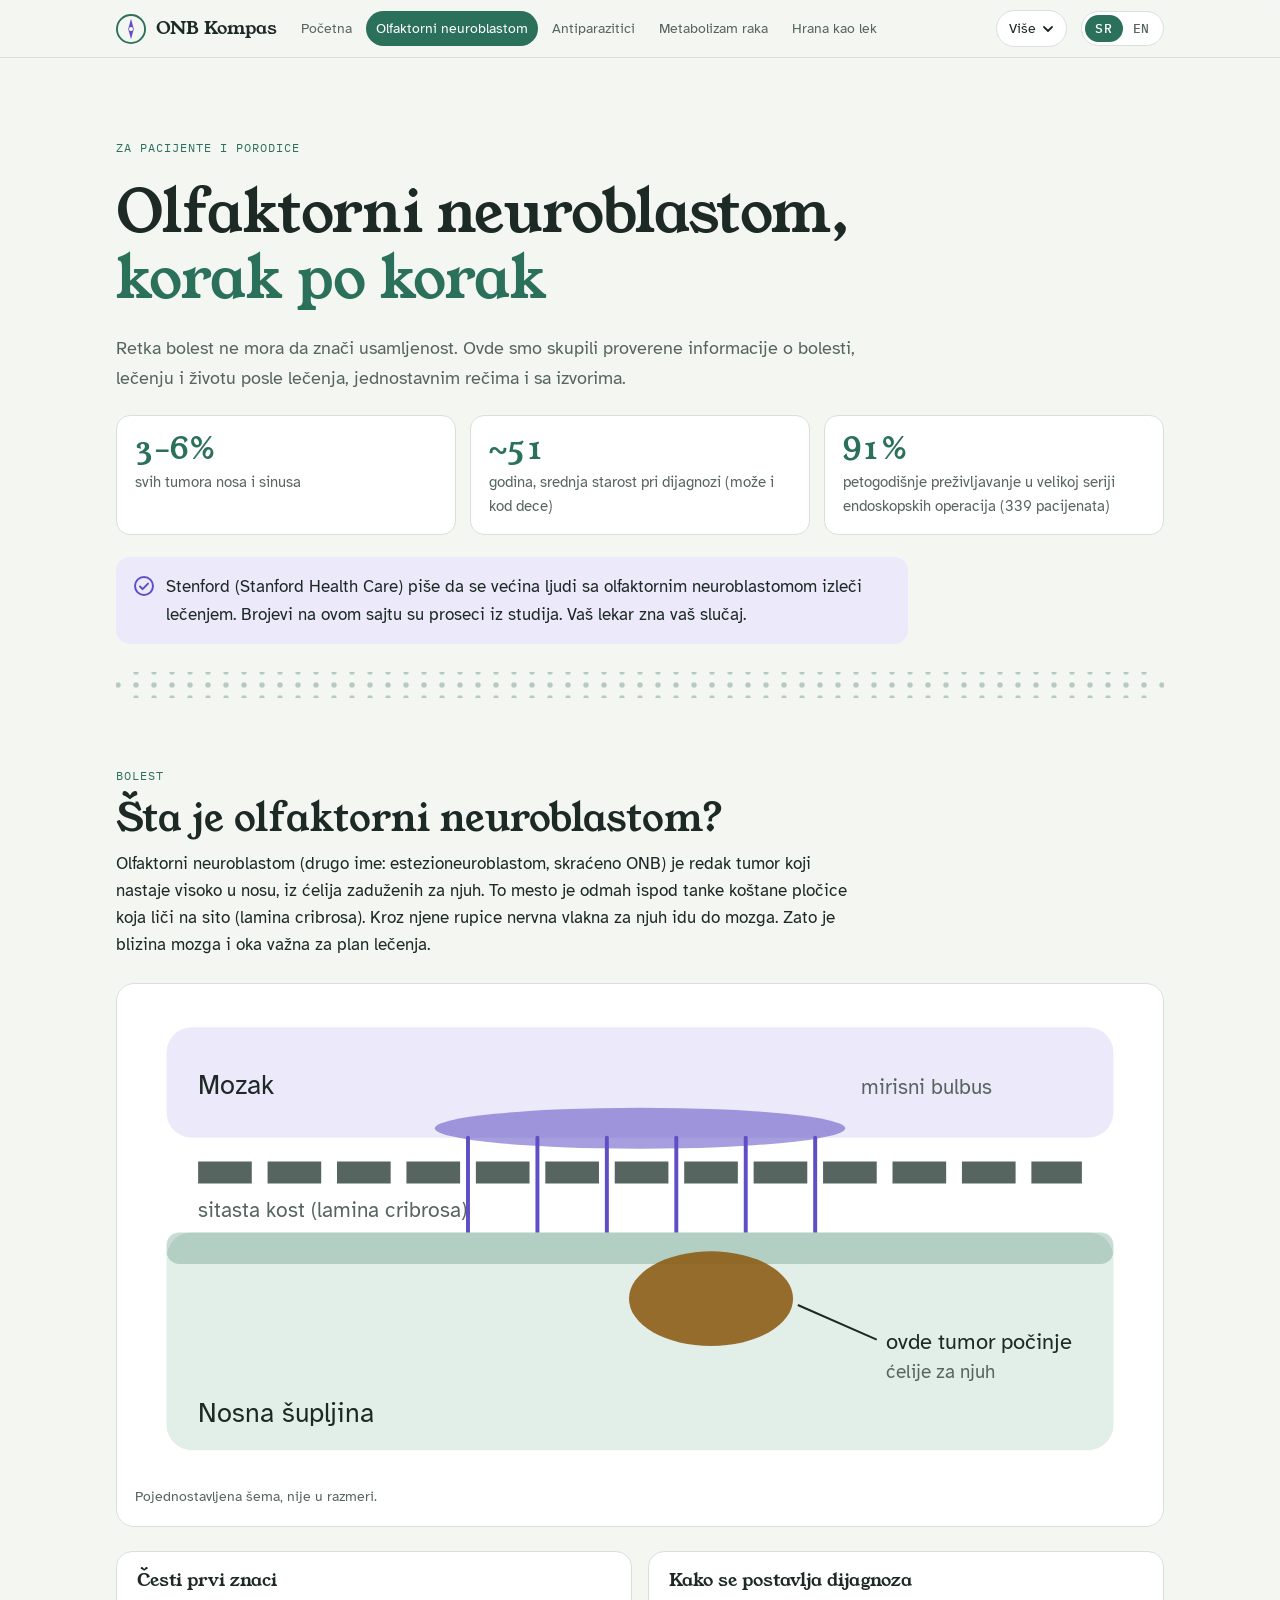
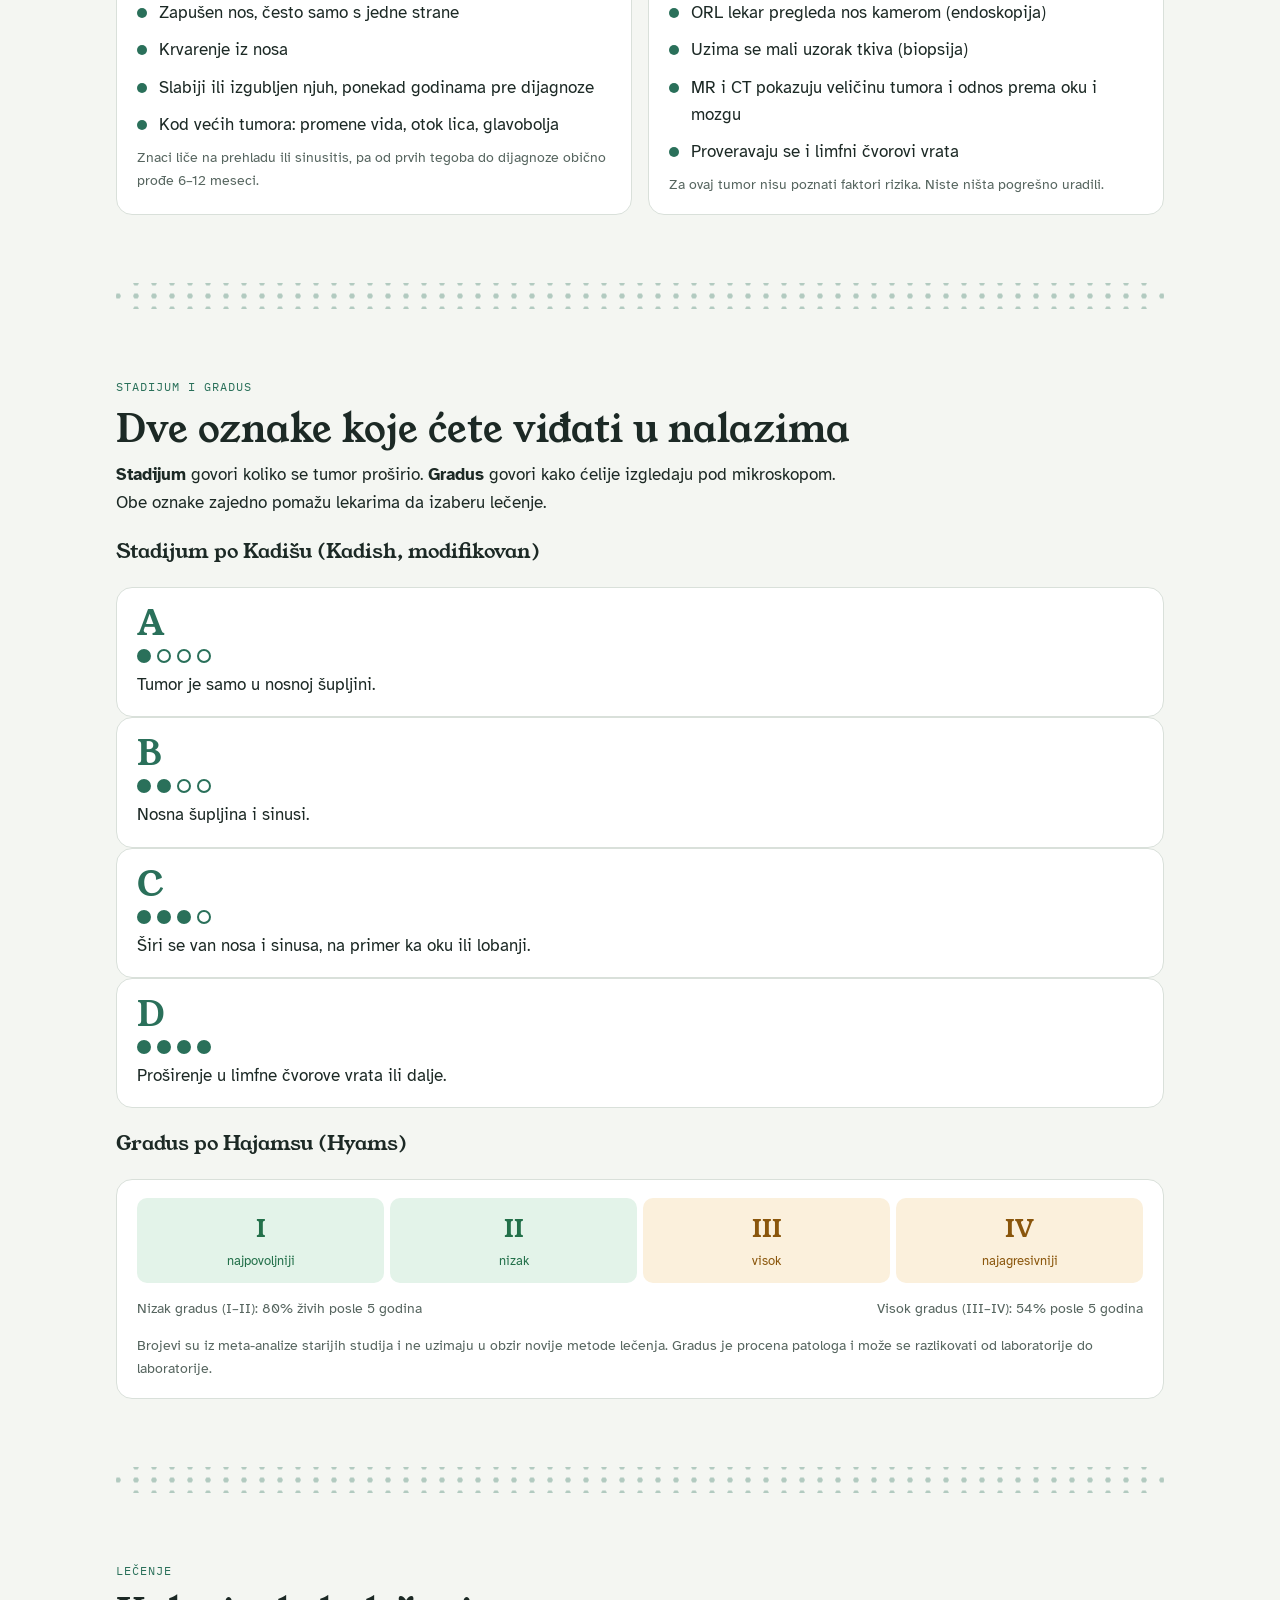
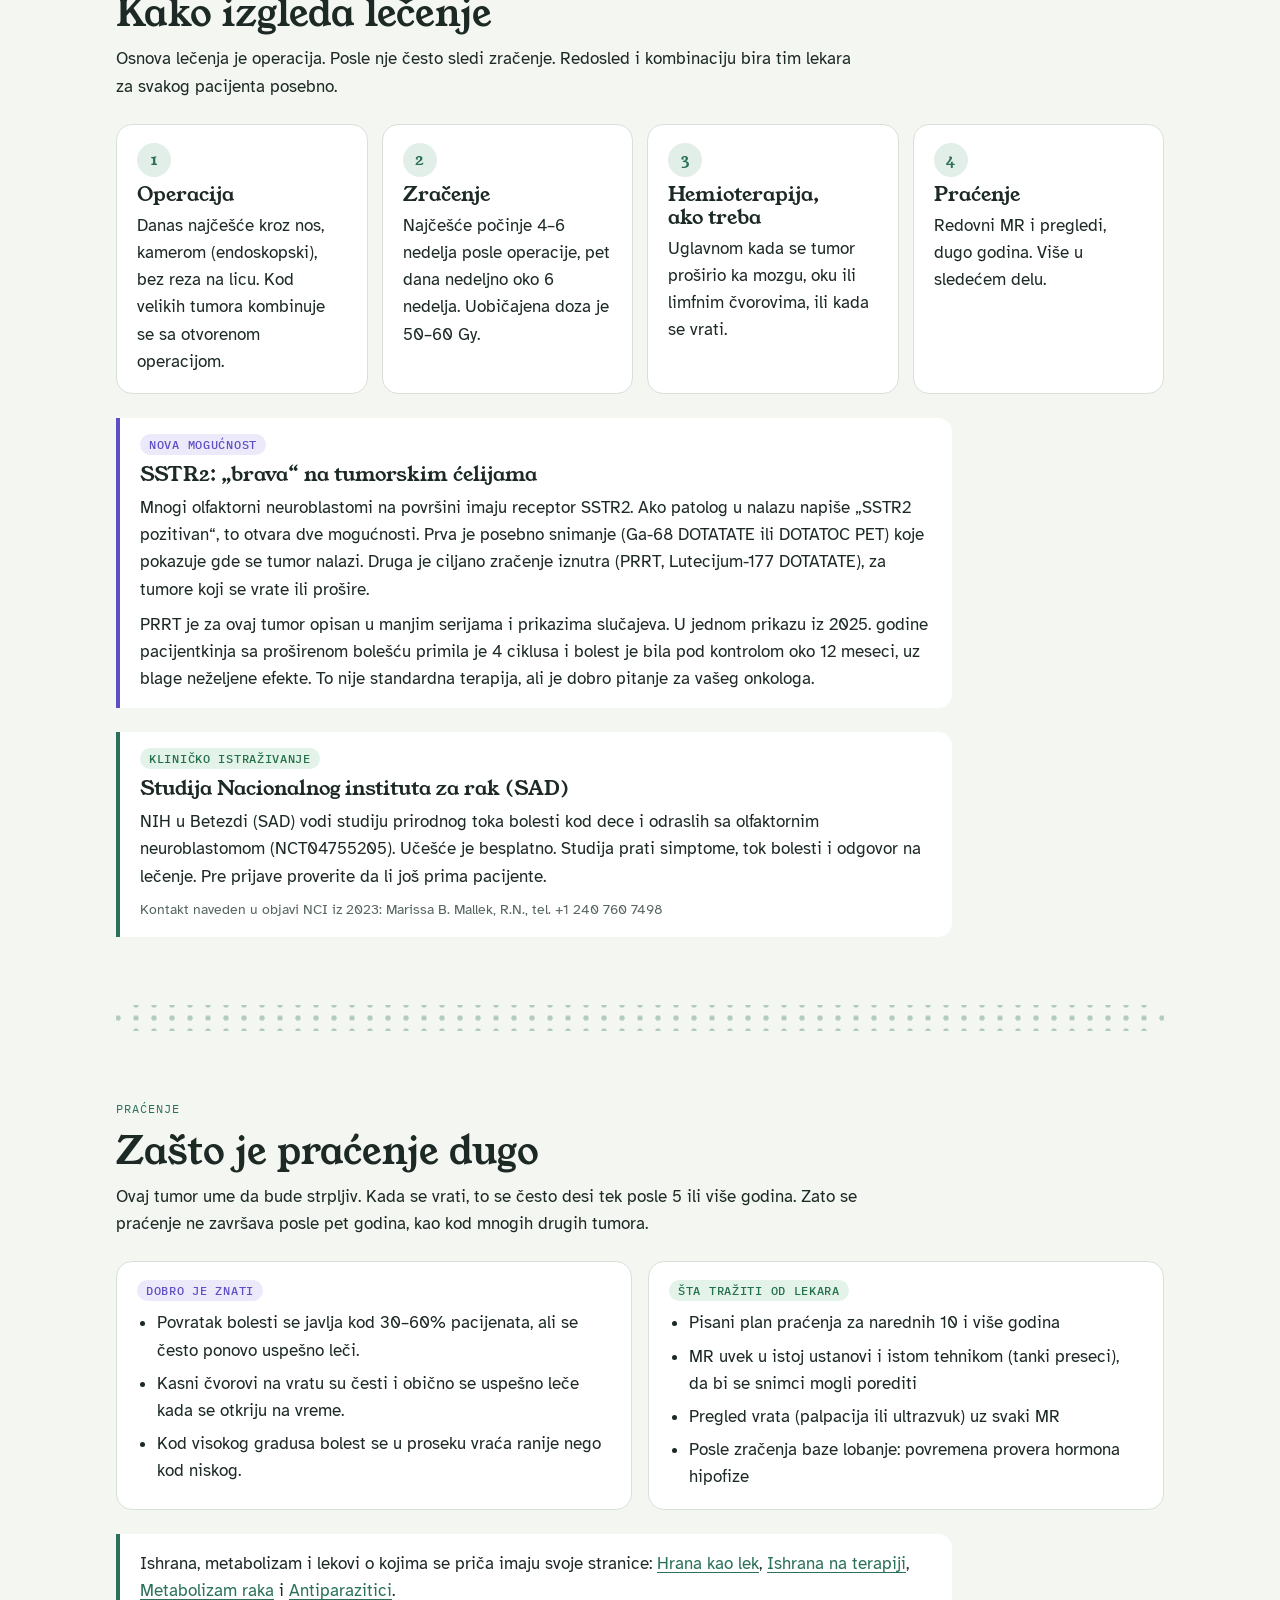
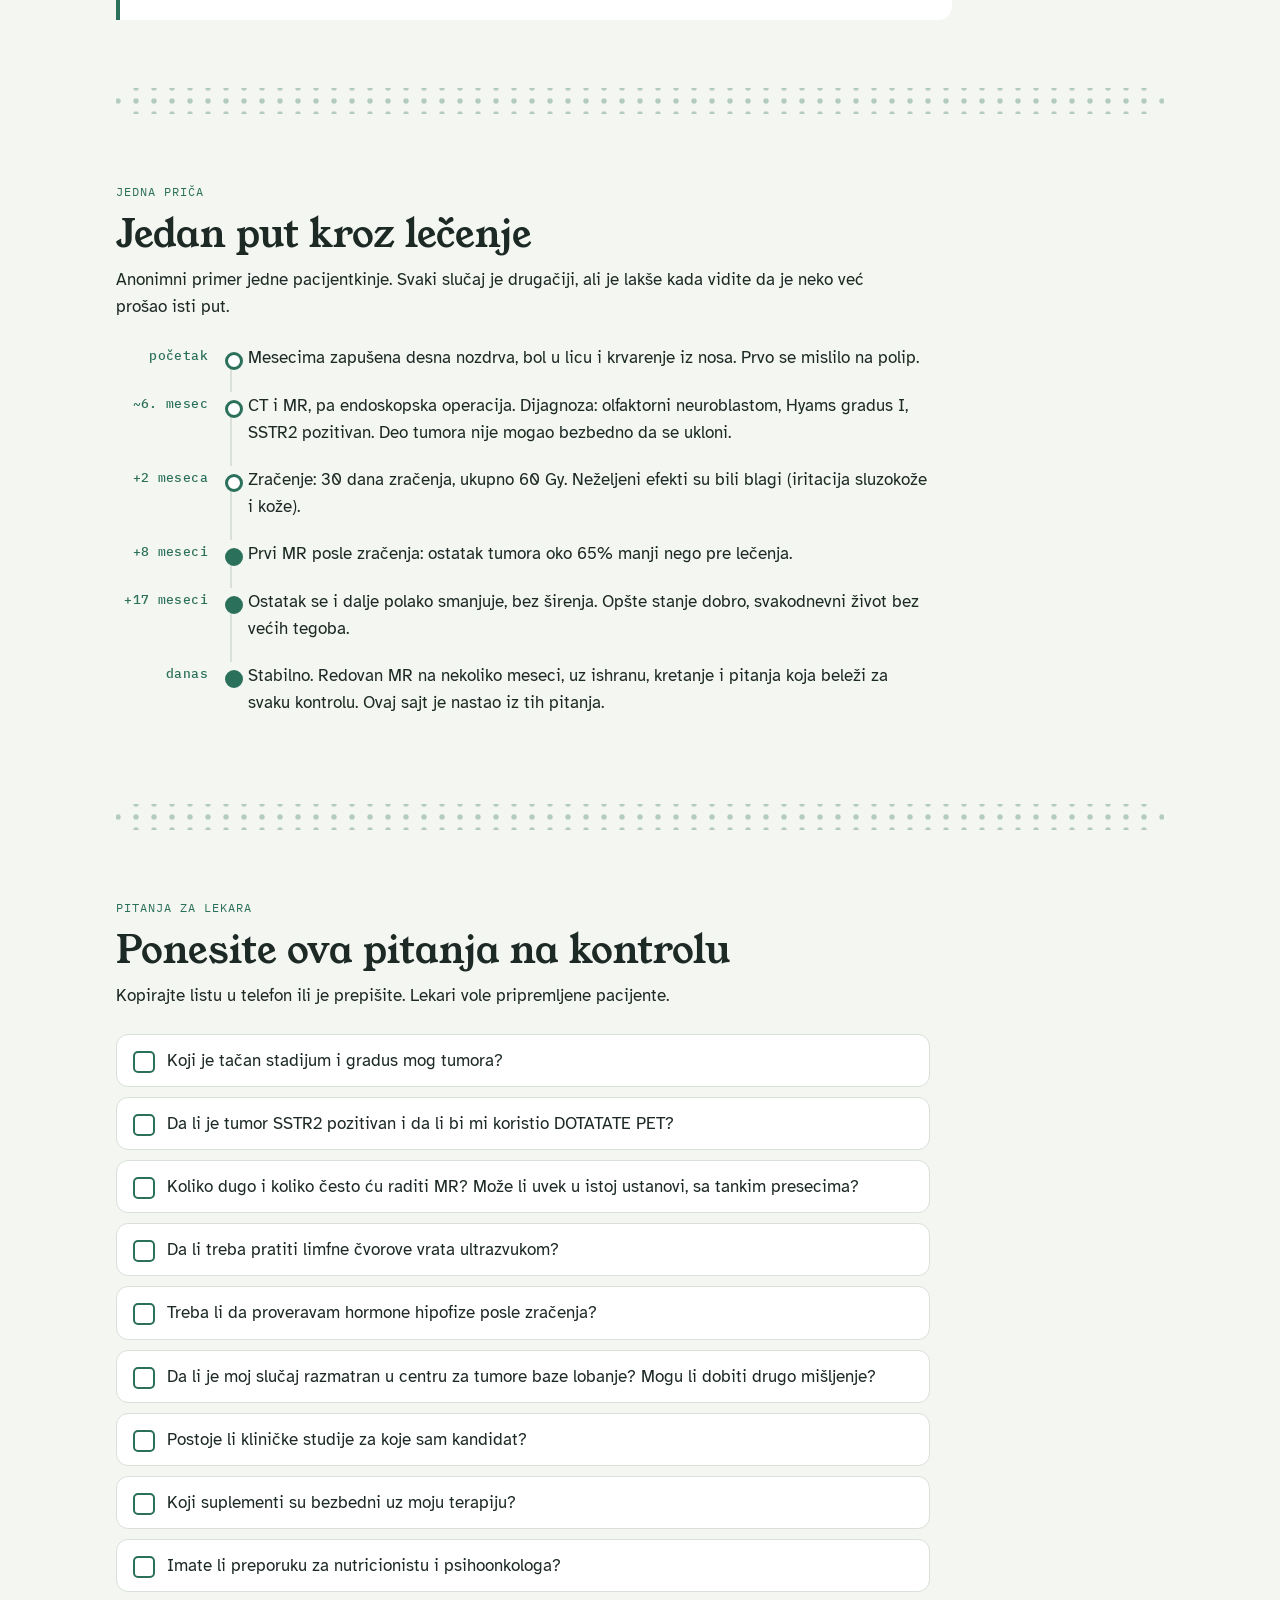
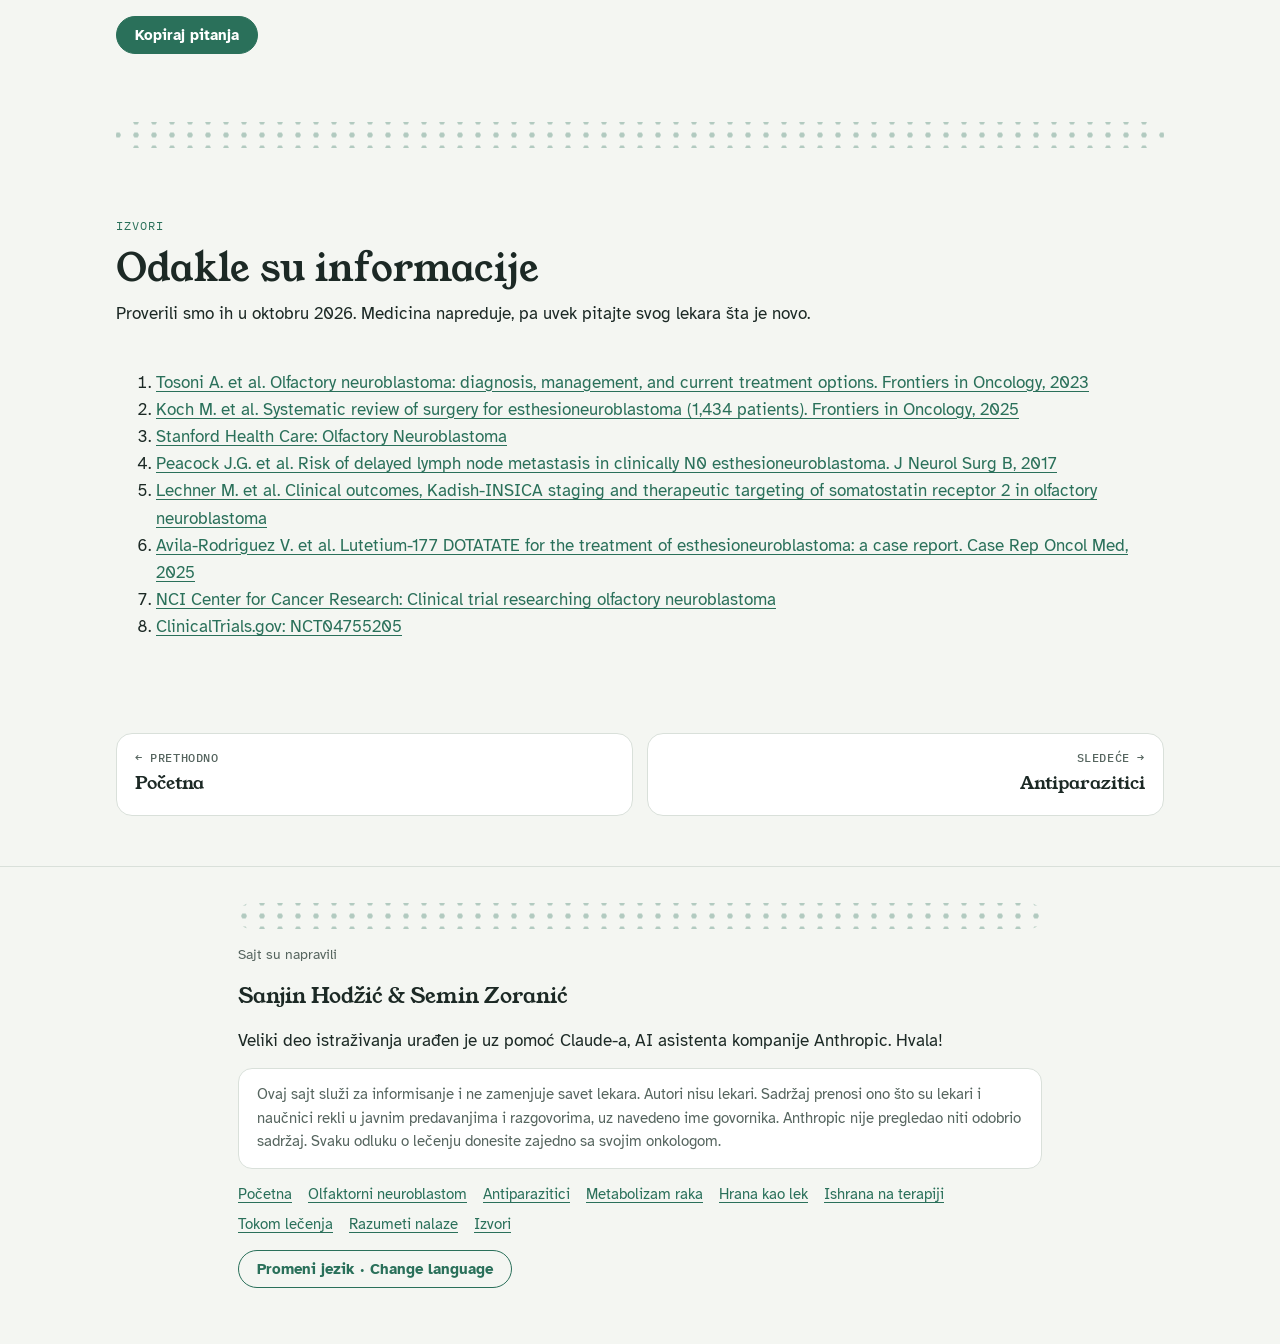
<file: onb.html>
<!doctype html>
<html lang="sr-Latn">
<head>
<meta charset="utf-8">
<meta name="viewport" content="width=device-width, initial-scale=1, viewport-fit=cover">
<title>Olfaktorni neuroblastom · ONB Kompas</title>
<meta name="claude:viewport-fit-sides" content="cover">
<meta name="description" content="ONB Kompas: znanje o raku za pacijente i porodice / cancer knowledge for patients and families">
<link rel="preconnect" href="https://fonts.googleapis.com">
<link rel="preconnect" href="https://fonts.gstatic.com" crossorigin>
<link rel="stylesheet" href="https://fonts.googleapis.com/css2?family=Atkinson+Hyperlegible:ital,wght@0,400;0,700;1,400&family=IBM+Plex+Mono:wght@500&family=Young+Serif&display=swap">
<link rel="stylesheet" href="styles.css">
</head>
<body>
<script>try{var l=localStorage.getItem('onb-lang');if(l==='en'||l==='sr')document.documentElement.setAttribute('data-lang',l)}catch(e){}</script>

<header class="bar">
  <div class="wrap bar-in">
    <a class="brand" href="index.html"><svg class="brand-mark" viewBox="0 0 32 32" aria-hidden="true"><circle cx="16" cy="16" r="15" fill="none" stroke="var(--sage)" stroke-width="2"/><path d="M16 5 L19 16 L16 27 L13 16 Z" fill="var(--lav)"/><circle cx="16" cy="16" r="2.2" fill="var(--surface)"/></svg><span class="brand-name">ONB Kompas</span></a>
    <nav class="nav" aria-label="Glavne stranice / Main pages"><a href="index.html"><span class="sr">Početna</span><span class="en">Home</span></a><a href="onb.html" aria-current="page"><span class="sr">Olfaktorni neuroblastom</span><span class="en">Olfactory neuroblastoma</span></a><a href="lekovi.html"><span class="sr">Antiparazitici</span><span class="en">Antiparasitics</span></a><a href="metabolizam.html"><span class="sr">Metabolizam raka</span><span class="en">Cancer metabolism</span></a><a href="hrana.html"><span class="sr">Hrana kao lek</span><span class="en">Food as medicine</span></a></nav>
    <details class="more" id="more-menu">
      <summary><span class="more-desk"><span class="sr">Više</span><span class="en">More</span></span><span class="more-mob"><span class="sr">Meni</span><span class="en">Menu</span></span><svg width="12" height="12" viewBox="0 0 12 12" aria-hidden="true"><path d="M2 4l4 4 4-4" fill="none" stroke="currentColor" stroke-width="1.8" stroke-linecap="round" stroke-linejoin="round"/></svg></summary>
      <div class="menu" role="menu"><a class="menu-primary" href="index.html"><span class="sr">Početna</span><span class="en">Home</span></a><a class="menu-primary" href="onb.html" aria-current="page"><span class="sr">Olfaktorni neuroblastom</span><span class="en">Olfactory neuroblastoma</span></a><a class="menu-primary" href="lekovi.html"><span class="sr">Antiparazitici</span><span class="en">Antiparasitics</span></a><a class="menu-primary" href="metabolizam.html"><span class="sr">Metabolizam raka</span><span class="en">Cancer metabolism</span></a><a class="menu-primary" href="hrana.html"><span class="sr">Hrana kao lek</span><span class="en">Food as medicine</span></a><span class="menu-sep" aria-hidden="true"></span><span class="menu-label"><span class="sr">Saveti i vodiči</span><span class="en">Guides and advice</span></span><a href="ishrana.html"><span class="sr">Ishrana na terapiji</span><span class="en">Eating during treatment</span></a><a href="lecenje.html"><span class="sr">Tokom lečenja</span><span class="en">During treatment</span></a><a href="nalazi.html"><span class="sr">Razumeti nalaze</span><span class="en">Understanding reports</span></a><a href="izvori.html"><span class="sr">Izvori</span><span class="en">Sources</span></a></div>
    </details>
    <div class="lang" role="group" aria-label="Jezik / Language">
      <button type="button" id="lang-sr" data-set-lang="sr" aria-pressed="true">SR</button>
      <button type="button" id="lang-en" data-set-lang="en" aria-pressed="false">EN</button>
    </div>
  </div>
</header>
<main id="top">
  <!-- HERO -->
  <div class="wrap hero">
    <span class="eyebrow"><span class="sr">Za pacijente i porodice</span><span class="en">For patients and families</span></span>
    <h1>
      <span class="sr">Olfaktorni neuroblastom, <em>korak po korak</em></span>
      <span class="en">Olfactory neuroblastoma, <em>one step at a time</em></span>
    </h1>
    <div class="prose">
      <p class="lead sr">Retka bolest ne mora da znači usamljenost. Ovde smo skupili proverene informacije o bolesti, lečenju i životu posle lečenja, jednostavnim rečima i sa izvorima.</p>
      <p class="lead en">A rare disease does not have to mean facing it alone. Here we gathered checked information about the disease, its treatment and life afterwards, in plain words and with sources.</p>
    </div>
    <div class="facts">
      <div class="fact"><b>3–6%</b><span class="sr">svih tumora nosa i sinusa</span><span class="en">of all nose and sinus tumours</span></div>
      <div class="fact"><b>~51</b><span class="sr">godina, srednja starost pri dijagnozi (može i kod dece)</span><span class="en">years, median age at diagnosis (children can be affected too)</span></div>
      <div class="fact"><b>91%</b><span class="sr">petogodišnje preživljavanje u velikoj seriji endoskopskih operacija (339 pacijenata)</span><span class="en">five-year survival in a large series of endoscopic surgery (339 patients)</span></div>
    </div>
    <div class="note-hope">
      <svg width="20" height="20" viewBox="0 0 20 20" aria-hidden="true"><circle cx="10" cy="10" r="9" fill="none" stroke="var(--lav)" stroke-width="2"/><path d="M6 10.5l2.6 2.6L14 7.6" fill="none" stroke="var(--lav)" stroke-width="2" stroke-linecap="round" stroke-linejoin="round"/></svg>
      <p class="sr">Stenford (Stanford Health Care) piše da se većina ljudi sa olfaktornim neuroblastomom izleči lečenjem. Brojevi na ovom sajtu su proseci iz studija. Vaš lekar zna vaš slučaj.</p>
      <p class="en">Stanford Health Care writes that most people with olfactory neuroblastoma are cured with treatment. The numbers on this site are averages from studies. Your doctor knows your case.</p>
    </div>
  </div>

  <div class="wrap"><div class="sieve" aria-hidden="true"></div></div>

  <!-- DISEASE -->
  <section class="wrap block" id="bolest">
    <div class="sec-head">
      <span class="eyebrow"><span class="sr">Bolest</span><span class="en">The disease</span></span>
      <h2><span class="sr">Šta je olfaktorni neuroblastom?</span><span class="en">What is olfactory neuroblastoma?</span></h2>
      <p class="sr">Olfaktorni neuroblastom (drugo ime: estezioneuroblastom, skraćeno ONB) je redak tumor koji nastaje visoko u nosu, iz ćelija zaduženih za njuh. To mesto je odmah ispod tanke koštane pločice koja liči na sito (lamina cribrosa). Kroz njene rupice nervna vlakna za njuh idu do mozga. Zato je blizina mozga i oka važna za plan lečenja.</p>
      <p class="en">Olfactory neuroblastoma (also called esthesioneuroblastoma, or ONB) is a rare tumour that starts high up in the nose, in the cells that sense smell. That spot sits right below a thin plate of bone shaped like a sieve (the cribriform plate). Smell nerve fibres pass through its tiny holes to the brain. That is why the nearby brain and eye matter when treatment is planned.</p>
    </div>

    <figure class="figure" style="margin:0">
      <svg viewBox="0 0 640 300" role="img" aria-labelledby="anat-t">
        <title id="anat-t">Šema: mozak, sitasta kost i nosna šupljina / Diagram: brain, cribriform plate and nasal cavity</title>
        <rect x="20" y="16" width="600" height="70" rx="16" fill="var(--lav-soft)"/>
        <text x="40" y="58" font-size="17" fill="var(--ink)" class="sr">Mozak</text>
        <text x="40" y="58" font-size="17" fill="var(--ink)" class="en">Brain</text>
        <ellipse cx="320" cy="80" rx="130" ry="13" fill="var(--lav)" opacity="0.55"/>
        <text x="460" y="58" font-size="13" fill="var(--muted)" class="sr">mirisni bulbus</text>
        <text x="460" y="58" font-size="13" fill="var(--muted)" class="en">olfactory bulb</text>
        <g stroke="var(--lav)" stroke-width="2.5" stroke-linecap="round">
          <line x1="211" y1="86" x2="211" y2="150"/><line x1="255" y1="86" x2="255" y2="150"/><line x1="299" y1="86" x2="299" y2="150"/>
          <line x1="343" y1="86" x2="343" y2="150"/><line x1="387" y1="86" x2="387" y2="150"/><line x1="431" y1="86" x2="431" y2="150"/>
        </g>
        <line x1="40" y1="108" x2="600" y2="108" stroke="var(--muted)" stroke-width="14" stroke-dasharray="34 10"/>
        <text x="40" y="136" font-size="13" fill="var(--muted)" class="sr">sitasta kost (lamina cribrosa)</text>
        <text x="40" y="136" font-size="13" fill="var(--muted)" class="en">cribriform plate ("the sieve")</text>
        <rect x="20" y="146" width="600" height="138" rx="16" fill="var(--sage-soft)"/>
        <rect x="20" y="146" width="600" height="20" rx="8" fill="var(--sage)" opacity="0.25"/>
        <text x="40" y="266" font-size="17" fill="var(--ink)" class="sr">Nosna šupljina</text>
        <text x="40" y="266" font-size="17" fill="var(--ink)" class="en">Nasal cavity</text>
        <ellipse cx="365" cy="188" rx="52" ry="30" fill="var(--warn)" opacity="0.85"/>
        <path d="M420 192 L470 214" stroke="var(--ink)" stroke-width="1.25"/>
        <text x="476" y="220" font-size="14" fill="var(--ink)" class="sr">ovde tumor počinje</text>
        <text x="476" y="220" font-size="14" fill="var(--ink)" class="en">where the tumour starts</text>
        <text x="476" y="238" font-size="12" fill="var(--muted)" class="sr">ćelije za njuh</text>
        <text x="476" y="238" font-size="12" fill="var(--muted)" class="en">smell cells</text>
      </svg>
      <figcaption><span class="sr">Pojednostavljena šema, nije u razmeri.</span><span class="en">Simplified drawing, not to scale.</span> <span class="swipe"><span class="sr">Povucite sliku levo-desno.</span><span class="en">Swipe the drawing sideways.</span></span></figcaption>
    </figure>

    <div class="grid2">
      <div class="card">
        <h3><span class="sr">Česti prvi znaci</span><span class="en">Common first signs</span></h3>
        <ul class="clean symptoms">
          <li><span class="dot"></span><span><span class="sr">Zapušen nos, često samo s jedne strane</span><span class="en">Blocked nose, often on one side only</span></span></li>
          <li><span class="dot"></span><span><span class="sr">Krvarenje iz nosa</span><span class="en">Nosebleeds</span></span></li>
          <li><span class="dot"></span><span><span class="sr">Slabiji ili izgubljen njuh, ponekad godinama pre dijagnoze</span><span class="en">Weaker or lost sense of smell, sometimes for years before diagnosis</span></span></li>
          <li><span class="dot"></span><span><span class="sr">Kod većih tumora: promene vida, otok lica, glavobolja</span><span class="en">With larger tumours: vision changes, facial swelling, headache</span></span></li>
        </ul>
        <p class="muted small"><span class="sr">Znaci liče na prehladu ili sinusitis, pa od prvih tegoba do dijagnoze obično prođe 6–12 meseci.</span><span class="en">The signs look like a cold or sinusitis, so it usually takes 6–12 months from first symptoms to diagnosis.</span></p>
      </div>
      <div class="card">
        <h3><span class="sr">Kako se postavlja dijagnoza</span><span class="en">How it is diagnosed</span></h3>
        <ul class="clean symptoms">
          <li><span class="dot"></span><span><span class="sr">ORL lekar pregleda nos kamerom (endoskopija)</span><span class="en">An ENT doctor looks inside the nose with a camera (endoscopy)</span></span></li>
          <li><span class="dot"></span><span><span class="sr">Uzima se mali uzorak tkiva (biopsija)</span><span class="en">A small tissue sample is taken (biopsy)</span></span></li>
          <li><span class="dot"></span><span><span class="sr">MR i CT pokazuju veličinu tumora i odnos prema oku i mozgu</span><span class="en">MRI and CT show the tumour's size and how close it is to the eye and brain</span></span></li>
          <li><span class="dot"></span><span><span class="sr">Proveravaju se i limfni čvorovi vrata</span><span class="en">The lymph nodes in the neck are checked too</span></span></li>
        </ul>
        <p class="muted small"><span class="sr">Za ovaj tumor nisu poznati faktori rizika. Niste ništa pogrešno uradili.</span><span class="en">No risk factors are known for this tumour. You did nothing wrong.</span></p>
      </div>
    </div>
  </section>

  <div class="wrap"><div class="sieve" aria-hidden="true"></div></div>

  <!-- STAGES -->
  <section class="wrap block" id="stadijumi">
    <div class="sec-head">
      <span class="eyebrow"><span class="sr">Stadijum i gradus</span><span class="en">Stage and grade</span></span>
      <h2><span class="sr">Dve oznake koje ćete viđati u nalazima</span><span class="en">Two labels you will see in your reports</span></h2>
      <p class="sr"><strong>Stadijum</strong> govori koliko se tumor proširio. <strong>Gradus</strong> govori kako ćelije izgledaju pod mikroskopom. Obe oznake zajedno pomažu lekarima da izaberu lečenje.</p>
      <p class="en"><strong>Stage</strong> tells how far the tumour has spread. <strong>Grade</strong> tells how the cells look under the microscope. Together they help doctors choose treatment.</p>
    </div>

    <h3><span class="sr">Stadijum po Kadišu (Kadish, modifikovan)</span><span class="en">Kadish stage (modified)</span></h3>
    <div class="grid4">
      <div class="card"><div class="stage-letter">A</div><div class="stage-dots" aria-hidden="true"><i class="on"></i><i></i><i></i><i></i></div><p><span class="sr">Tumor je samo u nosnoj šupljini.</span><span class="en">Tumour only in the nasal cavity.</span></p></div>
      <div class="card"><div class="stage-letter">B</div><div class="stage-dots" aria-hidden="true"><i class="on"></i><i class="on"></i><i></i><i></i></div><p><span class="sr">Nosna šupljina i sinusi.</span><span class="en">Nasal cavity and sinuses.</span></p></div>
      <div class="card"><div class="stage-letter">C</div><div class="stage-dots" aria-hidden="true"><i class="on"></i><i class="on"></i><i class="on"></i><i></i></div><p><span class="sr">Širi se van nosa i sinusa, na primer ka oku ili lobanji.</span><span class="en">Spreads beyond the nose and sinuses, for example towards the eye or skull.</span></p></div>
      <div class="card"><div class="stage-letter">D</div><div class="stage-dots" aria-hidden="true"><i class="on"></i><i class="on"></i><i class="on"></i><i class="on"></i></div><p><span class="sr">Proširenje u limfne čvorove vrata ili dalje.</span><span class="en">Spread to the neck lymph nodes or further.</span></p></div>
    </div>

    <h3><span class="sr">Gradus po Hajamsu (Hyams)</span><span class="en">Hyams grade</span></h3>
    <div class="card" style="gap:14px">
      <div class="hyams">
        <div class="hy-low"><b>I</b><span class="sr">najpovoljniji</span><span class="en">most favourable</span></div>
        <div class="hy-low"><b>II</b><span class="sr">nizak</span><span class="en">low</span></div>
        <div class="hy-high"><b>III</b><span class="sr">visok</span><span class="en">high</span></div>
        <div class="hy-high"><b>IV</b><span class="sr">najagresivniji</span><span class="en">most aggressive</span></div>
      </div>
      <div class="hyams-legend">
        <span class="sr">Nizak gradus (I–II): 80% živih posle 5 godina</span><span class="en">Low grade (I–II): 80% alive at 5 years</span>
        <span class="sr">Visok gradus (III–IV): 54% posle 5 godina</span><span class="en">High grade (III–IV): 54% at 5 years</span>
      </div>
      <p class="muted small"><span class="sr">Brojevi su iz meta-analize starijih studija i ne uzimaju u obzir novije metode lečenja. Gradus je procena patologa i može se razlikovati od laboratorije do laboratorije.</span><span class="en">These figures come from a meta-analysis of older studies and do not reflect newer treatment. Grade is a pathologist's judgement and can differ between labs.</span></p>
    </div>
  </section>

  <div class="wrap"><div class="sieve" aria-hidden="true"></div></div>

  <!-- TREATMENT -->
  <section class="wrap block" id="lecenje">
    <div class="sec-head">
      <span class="eyebrow"><span class="sr">Lečenje</span><span class="en">Treatment</span></span>
      <h2><span class="sr">Kako izgleda lečenje</span><span class="en">What treatment looks like</span></h2>
      <p class="sr">Osnova lečenja je operacija. Posle nje često sledi zračenje. Redosled i kombinaciju bira tim lekara za svakog pacijenta posebno.</p>
      <p class="en">Surgery is the foundation of treatment. Radiotherapy often follows. A team of doctors chooses the order and combination for each patient.</p>
    </div>
    <ol class="path">
      <li>
        <h3><span class="sr">Operacija</span><span class="en">Surgery</span></h3>
        <p><span class="sr">Danas najčešće kroz nos, kamerom (endoskopski), bez reza na licu. Kod velikih tumora kombinuje se sa otvorenom operacijom.</span><span class="en">Today usually done through the nose with a camera (endoscopic), with no cut on the face. Large tumours may need open surgery as well.</span></p>
      </li>
      <li>
        <h3><span class="sr">Zračenje</span><span class="en">Radiotherapy</span></h3>
        <p><span class="sr">Najčešće počinje 4–6 nedelja posle operacije, pet dana nedeljno oko 6 nedelja. Uobičajena doza je 50–60 Gy.</span><span class="en">Usually starts 4–6 weeks after surgery, five days a week for about 6 weeks. The usual dose is 50–60 Gy.</span></p>
      </li>
      <li class="opt">
        <h3><span class="sr">Hemioterapija, ako treba</span><span class="en">Chemotherapy, if needed</span></h3>
        <p><span class="sr">Uglavnom kada se tumor proširio ka mozgu, oku ili limfnim čvorovima, ili kada se vrati.</span><span class="en">Mainly when the tumour has spread towards the brain, eye or lymph nodes, or when it comes back.</span></p>
      </li>
      <li>
        <h3><span class="sr">Praćenje</span><span class="en">Follow-up</span></h3>
        <p><span class="sr">Redovni MR i pregledi, dugo godina. Više u sledećem delu.</span><span class="en">Regular MRI scans and check-ups for many years. More in the next section.</span></p>
      </li>
    </ol>

    <div class="callout">
      <span class="tag lav"><span class="sr">Nova mogućnost</span><span class="en">A newer option</span></span>
      <h3><span class="sr">SSTR2: „brava“ na tumorskim ćelijama</span><span class="en">SSTR2: a "lock" on the tumour cells</span></h3>
      <p class="sr">Mnogi olfaktorni neuroblastomi na površini imaju receptor SSTR2. Ako patolog u nalazu napiše „SSTR2 pozitivan“, to otvara dve mogućnosti. Prva je posebno snimanje (Ga-68 DOTATATE ili DOTATOC PET) koje pokazuje gde se tumor nalazi. Druga je ciljano zračenje iznutra (PRRT, Lutecijum-177 DOTATATE), za tumore koji se vrate ili prošire.</p>
      <p class="en">Many olfactory neuroblastomas carry the SSTR2 receptor on their surface. If your pathology report says "SSTR2 positive", two options open up. One is a special scan (Ga-68 DOTATATE or DOTATOC PET) that shows where the tumour is. The other is targeted radiation from inside the body (PRRT, Lutetium-177 DOTATATE) for tumours that come back or spread.</p>
      <p class="sr">PRRT je za ovaj tumor opisan u manjim serijama i prikazima slučajeva. U jednom prikazu iz 2025. godine pacijentkinja sa proširenom bolešću primila je 4 ciklusa i bolest je bila pod kontrolom oko 12 meseci, uz blage neželjene efekte. To nije standardna terapija, ali je dobro pitanje za vašeg onkologa.</p>
      <p class="en">PRRT for this tumour has been described in small series and case reports. In a 2025 case report, a woman with spread disease received 4 cycles and her disease stayed under control for about 12 months, with mild side effects. It is not standard treatment yet, but it is a good question for your oncologist.</p>
    </div>

    <div class="callout sage">
      <span class="tag good"><span class="sr">Kliničko istraživanje</span><span class="en">Research study</span></span>
      <h3><span class="sr">Studija Nacionalnog instituta za rak (SAD)</span><span class="en">US National Cancer Institute study</span></h3>
      <p class="sr">NIH u Betezdi (SAD) vodi studiju prirodnog toka bolesti kod dece i odraslih sa olfaktornim neuroblastomom (NCT04755205). Učešće je besplatno. Studija prati simptome, tok bolesti i odgovor na lečenje. Pre prijave proverite da li još prima pacijente.</p>
      <p class="en">The NIH in Bethesda (USA) runs a natural history study of children and adults with olfactory neuroblastoma (NCT04755205). Taking part is free. The study follows symptoms, how the disease behaves and how it responds to treatment. Check whether it is still enrolling before applying.</p>
      <p class="small muted"><span class="sr">Kontakt naveden u objavi NCI iz 2023: Marissa B. Mallek, R.N., tel. +1 240 760 7498</span><span class="en">Contact listed in the 2023 NCI post: Marissa B. Mallek, R.N., phone +1 240 760 7498</span></p>
    </div>
  </section>

  <div class="wrap"><div class="sieve" aria-hidden="true"></div></div>

  <!-- FOLLOW-UP -->
  <section class="wrap block" id="pracenje">
    <div class="sec-head">
      <span class="eyebrow"><span class="sr">Praćenje</span><span class="en">Follow-up</span></span>
      <h2><span class="sr">Zašto je praćenje dugo</span><span class="en">Why follow-up lasts so long</span></h2>
      <p class="sr">Ovaj tumor ume da bude strpljiv. Kada se vrati, to se često desi tek posle 5 ili više godina. Zato se praćenje ne završava posle pet godina, kao kod mnogih drugih tumora.</p>
      <p class="en">This tumour can be patient. When it returns, it often does so only after 5 years or more. That is why follow-up does not stop at five years, as it does for many other cancers.</p>
    </div>
    <div class="grid2">
      <div class="card">
        <span class="tag lav"><span class="sr">Dobro je znati</span><span class="en">Good to know</span></span>
        <ul class="dots">
          <li><span class="sr">Povratak bolesti se javlja kod 30–60% pacijenata, ali se često ponovo uspešno leči.</span><span class="en">The disease returns in 30–60% of patients, but it can often be treated successfully again.</span></li>
          <li><span class="sr">Kasni čvorovi na vratu su česti i obično se uspešno leče kada se otkriju na vreme.</span><span class="en">Late lymph nodes in the neck are common and are usually treated successfully when found early.</span></li>
          <li><span class="sr">Kod visokog gradusa bolest se u proseku vraća ranije nego kod niskog.</span><span class="en">High-grade tumours tend to return sooner than low-grade ones.</span></li>
        </ul>
      </div>
      <div class="card">
        <span class="tag good"><span class="sr">Šta tražiti od lekara</span><span class="en">What to ask your doctor for</span></span>
        <ul class="dots">
          <li><span class="sr">Pisani plan praćenja za narednih 10 i više godina</span><span class="en">A written follow-up plan for the next 10 years or more</span></li>
          <li><span class="sr">MR uvek u istoj ustanovi i istom tehnikom (tanki preseci), da bi se snimci mogli porediti</span><span class="en">MRI in the same centre with the same technique (thin slices), so scans can be compared</span></li>
          <li><span class="sr">Pregled vrata (palpacija ili ultrazvuk) uz svaki MR</span><span class="en">A neck check (exam or ultrasound) with each MRI</span></li>
          <li><span class="sr">Posle zračenja baze lobanje: povremena provera hormona hipofize</span><span class="en">After skull-base radiotherapy: periodic pituitary hormone tests</span></li>
        </ul>
      </div>
    </div>
    <div class="callout sage">
      <p><span class="sr">Ishrana, metabolizam i lekovi o kojima se priča imaju svoje stranice: <a href="hrana.html">Hrana kao lek</a>, <a href="ishrana.html">Ishrana na terapiji</a>, <a href="metabolizam.html">Metabolizam raka</a> i <a href="lekovi.html">Antiparazitici</a>.</span><span class="en">Food, metabolism and the much-discussed drugs have their own pages: <a href="hrana.html">Food as medicine</a>, <a href="ishrana.html">Eating during treatment</a>, <a href="metabolizam.html">Cancer metabolism</a> and <a href="lekovi.html">Antiparasitics</a>.</span></p>
    </div>
  </section>

  <div class="wrap"><div class="sieve" aria-hidden="true"></div></div>

  <!-- STORY -->
  <section class="wrap block" id="prica">
    <div class="sec-head">
      <span class="eyebrow"><span class="sr">Jedna priča</span><span class="en">One story</span></span>
      <h2><span class="sr">Jedan put kroz lečenje</span><span class="en">One path through treatment</span></h2>
      <p class="sr">Anonimni primer jedne pacijentkinje. Svaki slučaj je drugačiji, ali je lakše kada vidite da je neko već prošao isti put.</p>
      <p class="en">An anonymous example of one woman. Every case is different, but it helps to see that someone has already walked the same road.</p>
    </div>
    <ol class="story">
      <li><span class="when"><span class="sr">početak</span><span class="en">start</span></span><div class="what"><p><span class="sr">Mesecima zapušena desna nozdrva, bol u licu i krvarenje iz nosa. Prvo se mislilo na polip.</span><span class="en">Months of a blocked right nostril, facial pain and nosebleeds. At first it looked like a polyp.</span></p></div></li>
      <li><span class="when"><span class="sr">~6. mesec</span><span class="en">~month 6</span></span><div class="what"><p><span class="sr">CT i MR, pa endoskopska operacija. Dijagnoza: olfaktorni neuroblastom, Hyams gradus I, SSTR2 pozitivan. Deo tumora nije mogao bezbedno da se ukloni.</span><span class="en">CT and MRI, then endoscopic surgery. Diagnosis: olfactory neuroblastoma, Hyams grade I, SSTR2 positive. Part of the tumour could not be removed safely.</span></p></div></li>
      <li><span class="when"><span class="sr">+2 meseca</span><span class="en">+2 months</span></span><div class="what"><p><span class="sr">Zračenje: 30 dana zračenja, ukupno 60 Gy. Neželjeni efekti su bili blagi (iritacija sluzokože i kože).</span><span class="en">Radiotherapy: 30 sessions, 60 Gy in total. Side effects were mild (irritated lining of the nose and skin).</span></p></div></li>
      <li class="win"><span class="when"><span class="sr">+8 meseci</span><span class="en">+8 months</span></span><div class="what"><p><span class="sr">Prvi MR posle zračenja: ostatak tumora oko 65% manji nego pre lečenja.</span><span class="en">First MRI after radiotherapy: the remaining tumour about 65% smaller than before treatment.</span></p></div></li>
      <li class="win"><span class="when"><span class="sr">+17 meseci</span><span class="en">+17 months</span></span><div class="what"><p><span class="sr">Ostatak se i dalje polako smanjuje, bez širenja. Opšte stanje dobro, svakodnevni život bez većih tegoba.</span><span class="en">The remnant keeps shrinking slowly, with no spread. Feeling well, daily life without major complaints.</span></p></div></li>
      <li class="win"><span class="when"><span class="sr">danas</span><span class="en">today</span></span><div class="what"><p><span class="sr">Stabilno. Redovan MR na nekoliko meseci, uz ishranu, kretanje i pitanja koja beleži za svaku kontrolu. Ovaj sajt je nastao iz tih pitanja.</span><span class="en">Stable. Regular MRI every few months, along with good food, movement and a list of questions for each check-up. This site grew out of those questions.</span></p></div></li>
    </ol>
  </section>

  <div class="wrap"><div class="sieve" aria-hidden="true"></div></div>

  <!-- QUESTIONS -->
  <section class="wrap block" id="pitanja">
    <div class="sec-head">
      <span class="eyebrow"><span class="sr">Pitanja za lekara</span><span class="en">Questions for your doctor</span></span>
      <h2><span class="sr">Ponesite ova pitanja na kontrolu</span><span class="en">Take these questions to your next visit</span></h2>
      <p class="sr">Kopirajte listu u telefon ili je prepišite. Lekari vole pripremljene pacijente.</p>
      <p class="en">Copy the list to your phone or write it down. Doctors appreciate prepared patients.</p>
    </div>
    <ul class="checklist sr" id="q-sr">
      <li>Koji je tačan stadijum i gradus mog tumora?</li>
      <li>Da li je tumor SSTR2 pozitivan i da li bi mi koristio DOTATATE PET?</li>
      <li>Koliko dugo i koliko često ću raditi MR? Može li uvek u istoj ustanovi, sa tankim presecima?</li>
      <li>Da li treba pratiti limfne čvorove vrata ultrazvukom?</li>
      <li>Treba li da proveravam hormone hipofize posle zračenja?</li>
      <li>Da li je moj slučaj razmatran u centru za tumore baze lobanje? Mogu li dobiti drugo mišljenje?</li>
      <li>Postoje li kliničke studije za koje sam kandidat?</li>
      <li>Koji suplementi su bezbedni uz moju terapiju?</li>
      <li>Imate li preporuku za nutricionistu i psihoonkologa?</li>
    </ul>
    <ul class="checklist en" id="q-en">
      <li>What exactly are the stage and grade of my tumour?</li>
      <li>Is the tumour SSTR2 positive, and would a DOTATATE PET scan help me?</li>
      <li>How long and how often will I have MRI scans? Can they always be done in the same centre, with thin slices?</li>
      <li>Should my neck lymph nodes be checked with ultrasound?</li>
      <li>Should my pituitary hormones be checked after radiotherapy?</li>
      <li>Has my case been reviewed at a skull-base tumour centre? Can I get a second opinion?</li>
      <li>Are there clinical trials I might be eligible for?</li>
      <li>Which supplements are safe with my treatment?</li>
      <li>Can you refer me to a dietitian and a psycho-oncologist?</li>
    </ul>
    <div style="display:flex; gap:12px; align-items:center; flex-wrap:wrap">
      <button type="button" class="btn solid" data-copy="q"><span class="sr">Kopiraj pitanja</span><span class="en">Copy questions</span></button>
      <span class="copied" id="q-msg" aria-live="polite"></span>
    </div>
  </section>

  <div class="wrap"><div class="sieve" aria-hidden="true"></div></div>

  <!-- SOURCES -->
  <section class="wrap block" id="izvori">
    <div class="sec-head">
      <span class="eyebrow"><span class="sr">Izvori</span><span class="en">Sources</span></span>
      <h2><span class="sr">Odakle su informacije</span><span class="en">Where the information comes from</span></h2>
      <p class="sr">Proverili smo ih u oktobru 2026. Medicina napreduje, pa uvek pitajte svog lekara šta je novo.</p>
      <p class="en">We checked them in October 2026. Medicine moves on, so always ask your doctor what is new.</p>
    </div>
    <ol class="sources">
      <li><a href="https://www.frontiersin.org/articles/10.3389/fonc.2023.1242453/pdf" target="_blank" rel="noopener">Tosoni A. et al. Olfactory neuroblastoma: diagnosis, management, and current treatment options. Frontiers in Oncology, 2023</a></li>
      <li><a href="https://www.frontiersin.org/journals/oncology/articles/10.3389/fonc.2025.1512771/pdf" target="_blank" rel="noopener">Koch M. et al. Systematic review of surgery for esthesioneuroblastoma (1,434 patients). Frontiers in Oncology, 2025</a></li>
      <li><a href="https://stanfordhealthcare.org/medical-conditions/ear-nose-and-throat/olfactory-neuroblastoma.html" target="_blank" rel="noopener">Stanford Health Care: Olfactory Neuroblastoma</a></li>
      <li><a href="https://scholar.usuhs.edu/en/publications/risk-of-delayed-lymph-node-metastasis-in-clinically-n0-esthesione/" target="_blank" rel="noopener">Peacock J.G. et al. Risk of delayed lymph node metastasis in clinically N0 esthesioneuroblastoma. J Neurol Surg B, 2017</a></li>
      <li><a href="https://pubmed.ncbi.nlm.nih.gov/34980502/" target="_blank" rel="noopener">Lechner M. et al. Clinical outcomes, Kadish-INSICA staging and therapeutic targeting of somatostatin receptor 2 in olfactory neuroblastoma</a></li>
      <li><a href="https://pmc.ncbi.nlm.nih.gov/articles/PMC12615023" target="_blank" rel="noopener">Avila-Rodriguez V. et al. Lutetium-177 DOTATATE for the treatment of esthesioneuroblastoma: a case report. Case Rep Oncol Med, 2025</a></li>
      <li><a href="https://ccr.cancer.gov/news/article/clinical-trial-researching-olfactory-neuroblastoma" target="_blank" rel="noopener">NCI Center for Cancer Research: Clinical trial researching olfactory neuroblastoma</a></li>
      <li><a href="https://clinicaltrials.gov/study/NCT04755205" target="_blank" rel="noopener">ClinicalTrials.gov: NCT04755205</a></li>
    </ol>
  </section>

</main>
<nav class="wrap pager" aria-label="Sledeća stranica / Next page"><a href="index.html"><small><span class="sr">← Prethodno</span><span class="en">← Previous</span></small><b><span class="sr">Početna</span><span class="en">Home</span></b></a><a class="next" href="lekovi.html"><small><span class="sr">Sledeće →</span><span class="en">Next →</span></small><b><span class="sr">Antiparazitici</span><span class="en">Antiparasitics</span></b></a></nav>
<footer>
  <div class="wrap foot">
    <div class="sieve" aria-hidden="true"></div>
    <p class="muted small"><span class="sr">Sajt su napravili</span><span class="en">Created by</span></p>
    <p class="authors">Sanjin Hodžić &amp; Semin Zoranić</p>
    <p><span class="sr">Veliki deo istraživanja urađen je uz pomoć Claude-a, AI asistenta kompanije Anthropic. Hvala!</span><span class="en">Much of the research was done with the help of Claude, the AI assistant made by Anthropic. Thank you!</span></p>
    <div class="disclaimer">
      <p><span class="sr">Ovaj sajt služi za informisanje i ne zamenjuje savet lekara. Autori nisu lekari. Sadržaj prenosi ono što su lekari i naučnici rekli u javnim predavanjima i razgovorima, uz navedeno ime govornika. Anthropic nije pregledao niti odobrio sadržaj. Svaku odluku o lečenju donesite zajedno sa svojim onkologom.</span><span class="en">This site is for information only and does not replace medical advice. The authors are not doctors. The content reports what doctors and scientists said in public talks and interviews, with each speaker named. Anthropic has not reviewed or endorsed the content. Make every treatment decision together with your oncologist.</span></p>
    </div>
    <nav class="foot-links" aria-label="Sve stranice / All pages"><a href="index.html"><span class="sr">Početna</span><span class="en">Home</span></a><a href="onb.html"><span class="sr">Olfaktorni neuroblastom</span><span class="en">Olfactory neuroblastoma</span></a><a href="lekovi.html"><span class="sr">Antiparazitici</span><span class="en">Antiparasitics</span></a><a href="metabolizam.html"><span class="sr">Metabolizam raka</span><span class="en">Cancer metabolism</span></a><a href="hrana.html"><span class="sr">Hrana kao lek</span><span class="en">Food as medicine</span></a><a href="ishrana.html"><span class="sr">Ishrana na terapiji</span><span class="en">Eating during treatment</span></a><a href="lecenje.html"><span class="sr">Tokom lečenja</span><span class="en">During treatment</span></a><a href="nalazi.html"><span class="sr">Razumeti nalaze</span><span class="en">Understanding reports</span></a><a href="izvori.html"><span class="sr">Izvori</span><span class="en">Sources</span></a></nav>
    <p><button type="button" class="btn" id="change-lang"><span class="sr">Promeni jezik · Change language</span><span class="en">Change language · Promeni jezik</span></button></p>
  </div>
</footer>
<script src="app.js"></script>
</body>
</html>
</file>
<file: styles.css>
/* ONB Kompas — shared styles. Layout: one calm reading column inside a 1080px frame; sticky bar with page links and SR/EN switch; a dotted "sieve" band (the cribriform plate) marks section breaks. */
:root {
  --bg: #F4F6F2;
  --surface: #FFFFFF;
  --ink: #1C2925;
  --muted: #56655F;
  --line: #D9E0DA;
  --sage: #2A705A;
  --sage-soft: #E1EFE8;
  --lav: #5E4FC4;
  --lav-soft: #ECE9FB;
  --good: #23704A;
  --good-soft: #E3F3E9;
  --warn: #8A560C;
  --warn-soft: #FBF0DC;
  --bad: #AD3732;
  --bad-soft: #FBE7E5;
  --f-display: "Young Serif", Georgia, "Times New Roman", serif;
  --f-body: "Atkinson Hyperlegible", system-ui, -apple-system, "Segoe UI", sans-serif;
  --f-mono: "IBM Plex Mono", ui-monospace, "SFMono-Regular", Menlo, monospace;
}
@media (prefers-color-scheme: dark) {
  :root:not([data-theme="light"]) {
    --bg: #111614; --surface: #18201D; --ink: #E6EEEA; --muted: #9FB2AA; --line: #2A3531;
    --sage: #78C4A6; --sage-soft: #1D2D27; --lav: #AFA5F7; --lav-soft: #25223C;
    --good: #6FCF97; --good-soft: #1B2D22; --warn: #E6B35C; --warn-soft: #2E2617; --bad: #F08A84; --bad-soft: #331E1D;
    color-scheme: dark;
  }
}
:root[data-theme="dark"] {
  --bg: #111614; --surface: #18201D; --ink: #E6EEEA; --muted: #9FB2AA; --line: #2A3531;
  --sage: #78C4A6; --sage-soft: #1D2D27; --lav: #AFA5F7; --lav-soft: #25223C;
  --good: #6FCF97; --good-soft: #1B2D22; --warn: #E6B35C; --warn-soft: #2E2617; --bad: #F08A84; --bad-soft: #331E1D;
  color-scheme: dark;
}

/* language switch: Serbian shows until English is chosen */
:root[data-lang="en"] .sr { display: none !important; }
:root:not([data-lang="en"]) .en { display: none !important; }

* { box-sizing: border-box; }
[hidden] { display: none !important; }
html { scroll-behavior: smooth; }
@media (prefers-reduced-motion: reduce) { html { scroll-behavior: auto; } * { transition: none !important; animation: none !important; } }
body {
  margin: 0;
  background: var(--bg);
  color: var(--ink);
  font-family: var(--f-body);
  font-size: 17px;
  line-height: 1.6;
  -webkit-font-smoothing: antialiased;
}
body.gated { overflow: hidden; }
body::before { content: ""; position: fixed; inset: 0 0 auto; height: env(safe-area-inset-top, 0px); z-index: 30; background: var(--bg); }

a { color: var(--sage); text-underline-offset: 3px; }
a:hover { color: var(--lav); }
:focus-visible { outline: 3px solid var(--lav); outline-offset: 2px; border-radius: 6px; }

.wrap {
  max-width: 1080px;
  margin: 0 auto;
  padding-left: max(16px, env(safe-area-inset-left, 0px));
  padding-right: max(16px, env(safe-area-inset-right, 0px));
}
.prose { max-width: 68ch; }
.prose > * + * { margin-top: 1em; }
p { margin: 0; }
h1, h2, h3 { font-family: var(--f-display); font-weight: 400; line-height: 1.15; text-wrap: balance; margin: 0; }
h1 { font-size: clamp(2.2rem, 6vw, 3.6rem); letter-spacing: -0.01em; }
h1 em { font-style: normal; color: var(--sage); }
h2 { font-size: clamp(1.7rem, 4vw, 2.4rem); }
h3 { font-size: 1.25rem; }
.eyebrow {
  font-family: var(--f-mono); font-size: 0.78rem; letter-spacing: 0.08em; text-transform: uppercase;
  color: var(--sage); display: inline-flex; gap: 8px; align-items: center; flex-wrap: wrap;
}
.lead { font-size: 1.15rem; color: var(--muted); }
.muted { color: var(--muted); }
.small { font-size: 0.9rem; }
strong { font-weight: 700; }
ul.clean { list-style: none; padding: 0; margin: 0; display: grid; gap: 10px; }
ul.dots, ol.dots { padding-left: 1.2em; margin: 0; display: grid; gap: 6px; }

.sieve {
  height: 26px;
  background-image: radial-gradient(circle, var(--sage) 2.4px, transparent 3px);
  background-size: 18px 13px;
  background-position: center;
  opacity: 0.32;
  border-radius: 13px;
}

/* header */
.bar {
  position: sticky; top: env(safe-area-inset-top, 0px); z-index: 20;
  background: color-mix(in srgb, var(--bg) 92%, transparent);
  backdrop-filter: blur(8px);
  border-bottom: 1px solid var(--line);
}
.bar-in { display: flex; align-items: center; gap: 14px; padding-block: 10px; }
.brand { display: flex; align-items: center; gap: 10px; text-decoration: none; color: var(--ink); flex: none; }
.brand-mark { width: 30px; height: 30px; flex: none; }
.brand-name { font-family: var(--f-display); font-size: 1.15rem; }
.nav { display: flex; gap: 4px; overflow-x: auto; flex: 1; min-width: 0; scrollbar-width: none; }
.nav::-webkit-scrollbar { display: none; }
.nav a {
  white-space: nowrap; text-decoration: none; color: var(--muted); font-size: 0.9rem;
  padding: 6px 10px; border-radius: 999px;
}
.nav a:hover { background: var(--sage-soft); color: var(--ink); }
.nav a[aria-current="page"] { background: var(--sage); color: var(--surface); }
.lang { display: flex; border: 1px solid var(--line); border-radius: 999px; padding: 3px; flex: none; background: var(--surface); }
.lang button {
  font: 500 0.8rem var(--f-mono); letter-spacing: 0.05em; border: 0; background: transparent; color: var(--muted);
  padding: 5px 10px; border-radius: 999px; cursor: pointer;
}
.lang button[aria-pressed="true"] { background: var(--sage); color: var(--surface); }
@media (max-width: 560px) { .brand-name { display: none; } }

/* page hero */
.hero { padding-block: clamp(36px, 7vw, 80px) 28px; display: grid; gap: 22px; }
.speakers { display: flex; gap: 8px; flex-wrap: wrap; }
.who {
  font: 500 0.76rem var(--f-mono); letter-spacing: 0.04em; padding: 4px 10px; border-radius: 999px;
  background: var(--lav-soft); color: var(--lav);
}
.who.sage { background: var(--sage-soft); color: var(--sage); }
.who.warn { background: var(--warn-soft); color: var(--warn); }

section.block { padding-block: clamp(40px, 6vw, 68px); display: grid; gap: 24px; }
.sec-head { display: grid; gap: 10px; max-width: 68ch; }

.grid2 { display: grid; grid-template-columns: repeat(auto-fit, minmax(min(100%, 300px), 1fr)); gap: 16px; }
.grid3 { display: grid; grid-template-columns: repeat(auto-fit, minmax(min(100%, 250px), 1fr)); gap: 14px; }
.grid2x { display: grid; grid-template-columns: repeat(auto-fit, minmax(min(100%, 420px), 1fr)); gap: 16px; }
.card {
  background: var(--surface); border: 1px solid var(--line); border-radius: 16px; padding: 18px 20px;
  display: grid; gap: 8px; align-content: start; min-width: 0;
}
.card h3 { font-size: 1.15rem; }
.card.g { background: var(--good-soft); border-color: transparent; }
.card.y { background: var(--warn-soft); border-color: transparent; }
.card.r { background: var(--bad-soft); border-color: transparent; }
.card.l { background: var(--lav-soft); border-color: transparent; }
.card.s { background: var(--sage-soft); border-color: transparent; }
.card .h-g { color: var(--good); } .card .h-y { color: var(--warn); } .card .h-r { color: var(--bad); }
.plain-h { font-family: var(--f-body) !important; font-weight: 700; font-size: 1.05rem !important; }
.tag {
  font: 500 0.74rem var(--f-mono); letter-spacing: 0.06em; text-transform: uppercase;
  padding: 3px 9px; border-radius: 999px; justify-self: start;
}
.tag.good { background: var(--good-soft); color: var(--good); }
.tag.warn { background: var(--warn-soft); color: var(--warn); }
.tag.bad { background: var(--bad-soft); color: var(--bad); }
.tag.lav { background: var(--lav-soft); color: var(--lav); }
.tag.sage { background: var(--sage-soft); color: var(--sage); }

/* hub cards on the home page */
.hub { display: grid; grid-template-columns: repeat(auto-fit, minmax(min(100%, 235px), 1fr)); gap: 14px; }
.hub a {
  text-decoration: none; color: var(--ink); background: var(--surface); border: 1px solid var(--line); border-radius: 18px;
  padding: 20px; display: grid; gap: 8px; align-content: start; transition: border-color .15s, transform .15s;
}
.hub a:hover { border-color: var(--sage); transform: translateY(-2px); color: var(--ink); }
.hub .num { font: 500 0.75rem var(--f-mono); color: var(--sage); letter-spacing: 0.06em; }
.hub h3 { font-size: 1.3rem; }
.hub p { color: var(--muted); font-size: 0.97rem; }
.hub .go { color: var(--sage); font-weight: 700; font-size: 0.92rem; }

.callout {
  border-left: 4px solid var(--lav); background: var(--surface); border-radius: 0 14px 14px 0; padding: 16px 20px; max-width: 76ch;
  display: grid; gap: 8px;
}
.callout.sage { border-left-color: var(--sage); }
.callout.warn { border-left-color: var(--warn); }
.quote { font-family: var(--f-display); font-size: 1.25rem; line-height: 1.35; }
.attrib { font: 500 0.78rem var(--f-mono); color: var(--muted); letter-spacing: 0.03em; }

/* tables */
.tbl-wrap { overflow-x: auto; border: 1px solid var(--line); border-radius: 14px; background: var(--surface); }
table { border-collapse: collapse; width: 100%; font-size: 0.95rem; }
th, td { text-align: left; padding: 10px 14px; border-bottom: 1px solid var(--line); vertical-align: top; }
th { font: 500 0.75rem var(--f-mono); letter-spacing: 0.05em; text-transform: uppercase; color: var(--muted); background: var(--sage-soft); }
tr:last-child td { border-bottom: 0; }
td.num, th.num { text-align: right; font-variant-numeric: tabular-nums; white-space: nowrap; }

/* accordions */
details.acc { background: var(--surface); border: 1px solid var(--line); border-radius: 16px; }
details.acc + details.acc { margin-top: 12px; }
details.acc > summary {
  list-style: none; cursor: pointer; padding: 18px 20px; display: flex; gap: 12px; align-items: center; justify-content: space-between;
}
details.acc > summary::-webkit-details-marker { display: none; }
details.acc > summary h3 { font-size: 1.3rem; }
details.acc > summary::after { content: "+"; font: 400 1.6rem var(--f-display); color: var(--sage); flex: none; }
details.acc[open] > summary::after { content: "–"; }
.acc-body { padding: 0 20px 20px; display: grid; gap: 16px; }

/* steps */
.path { list-style: none; padding: 0; margin: 0; display: grid; grid-template-columns: repeat(auto-fit, minmax(min(100%, 210px), 1fr)); gap: 14px; counter-reset: step; }
.path li {
  background: var(--surface); border: 1px solid var(--line); border-radius: 16px; padding: 18px 20px; display: grid; gap: 6px; align-content: start;
  counter-increment: step;
}
.path li::before {
  content: counter(step); font-family: var(--f-display); font-size: 1rem; width: 34px; height: 34px; border-radius: 50%;
  display: grid; place-items: center; background: var(--sage-soft); color: var(--sage);
}

/* story timeline */
.story { list-style: none; margin: 0; padding: 0; display: grid; max-width: 74ch; }
.story li { display: grid; grid-template-columns: 92px 1fr; gap: 18px; position: relative; padding-bottom: 20px; }
.story li::after { content: ""; position: absolute; left: 114px; top: 14px; bottom: 0; width: 2px; background: var(--line); }
.story li:last-child::after { display: none; }
.story .when { font: 500 0.8rem var(--f-mono); color: var(--sage); text-align: right; padding-top: 3px; letter-spacing: 0.03em; }
.story .what { padding-left: 22px; position: relative; }
.story .what::before { content: ""; position: absolute; left: -1px; top: 8px; width: 12px; height: 12px; border-radius: 50%; background: var(--surface); border: 3px solid var(--sage); z-index: 1; }
.story li.win .what::before { background: var(--sage); }
@media (max-width: 480px) { .story li { grid-template-columns: 70px 1fr; gap: 10px; } .story li::after { left: 84px; } }

/* checklist */
.checklist { list-style: none; padding: 0; margin: 0; display: grid; gap: 10px; max-width: 74ch; }
.checklist li { display: flex; gap: 12px; align-items: flex-start; background: var(--surface); border: 1px solid var(--line); border-radius: 12px; padding: 12px 16px; }
.checklist li::before { content: ""; width: 18px; height: 18px; border: 2px solid var(--sage); border-radius: 5px; flex: none; margin-top: 4px; }

.btn {
  font: 700 0.95rem var(--f-body); border: 1px solid var(--sage); color: var(--sage); background: transparent;
  border-radius: 999px; padding: 9px 18px; cursor: pointer; justify-self: start; text-decoration: none; display: inline-block;
}
.btn:hover { background: var(--sage-soft); color: var(--sage); }
.btn.solid { background: var(--sage); color: var(--surface); }
.copied { color: var(--good); font-size: 0.9rem; }

/* calculators */
.calc { background: var(--surface); border: 1px solid var(--line); border-radius: 18px; padding: 20px; display: grid; gap: 16px; }
.calc-row { display: flex; gap: 14px; flex-wrap: wrap; align-items: flex-end; }
.field { display: grid; gap: 6px; min-width: 0; }
.field label { font: 500 0.78rem var(--f-mono); letter-spacing: 0.04em; color: var(--muted); text-transform: uppercase; }
.field input, .field select {
  font: 400 1.05rem var(--f-body); color: var(--ink); background: var(--bg); border: 1px solid var(--line); border-radius: 10px;
  padding: 9px 12px; width: 150px; max-width: 100%;
}
.result { display: flex; gap: 14px; align-items: baseline; flex-wrap: wrap; }
.result b { font-family: var(--f-display); font-weight: 400; font-size: 2.4rem; color: var(--sage); font-variant-numeric: tabular-nums; line-height: 1; }
.dose-list { display: grid; gap: 8px; }
.dose-list label { display: grid; grid-template-columns: 1fr auto 70px; gap: 12px; align-items: center; padding: 8px 12px; border-radius: 10px; background: var(--bg); }
.dose-list input { width: 64px; font: 400 1rem var(--f-body); color: var(--ink); background: var(--surface); border: 1px solid var(--line); border-radius: 8px; padding: 5px 8px; }
.dose-list .msv { font: 500 0.85rem var(--f-mono); color: var(--muted); text-align: right; }

/* video */
.video { position: relative; width: 100%; max-width: 860px; aspect-ratio: 16 / 9; border-radius: 20px; overflow: hidden; background: var(--sage-soft); border: 1px solid var(--line); }
.video iframe { position: absolute; inset: 0; width: 100%; height: 100%; border: 0; }
.video-link { position: absolute; inset: 0; display: grid; place-items: center; align-content: center; gap: 14px; text-decoration: none; color: var(--ink); padding: 20px; text-align: center;
  background-image: radial-gradient(circle, color-mix(in srgb, var(--sage) 30%, transparent) 2px, transparent 2.6px), linear-gradient(135deg, var(--sage-soft), var(--lav-soft));
  background-size: 18px 13px, 100% 100%; }
.video-link:hover { color: var(--ink); }
.play { width: 84px; height: 84px; border-radius: 50%; background: var(--sage); display: grid; place-items: center; box-shadow: 0 8px 24px color-mix(in srgb, var(--sage) 35%, transparent); transition: transform .2s; }
.video-link:hover .play { transform: scale(1.06); }
.play svg { margin-left: 6px; }
.video-title { font-family: var(--f-display); font-size: clamp(1.2rem, 3vw, 1.6rem); }
.video-sub { color: var(--muted); font-size: 0.95rem; }

/* figures */
.figure { background: var(--surface); border: 1px solid var(--line); border-radius: 18px; padding: 18px; overflow-x: auto; margin: 0; }
.figure svg { display: block; width: 100%; min-width: 520px; height: auto; }
.figure text { font-family: var(--f-body); }
.figure figcaption { color: var(--muted); font-size: 0.9rem; margin-top: 10px; }
.swipe { display: none; }
@media (max-width: 600px) { .swipe { display: inline; } }

/* facts */
.facts { display: grid; grid-template-columns: repeat(auto-fit, minmax(min(100%, 200px), 1fr)); gap: 14px; }
.fact { background: var(--surface); border: 1px solid var(--line); border-radius: 14px; padding: 16px 18px; display: grid; gap: 4px; align-content: start; }
.fact b { font-family: var(--f-display); font-weight: 400; font-size: 1.9rem; color: var(--sage); line-height: 1.1; font-variant-numeric: tabular-nums; }
.fact span { color: var(--muted); font-size: 0.95rem; }

/* plate / stage dots / hyams (ONB page) */
.stage-dots { display: flex; gap: 6px; }
.stage-dots i { width: 14px; height: 14px; border-radius: 50%; border: 2px solid var(--sage); display: block; }
.stage-dots i.on { background: var(--sage); }
.stage-letter { font-family: var(--f-display); font-size: 2.2rem; line-height: 1; color: var(--sage); }
.hyams { display: grid; grid-template-columns: repeat(4, 1fr); gap: 6px; }
.hyams div { border-radius: 10px; padding: 12px 8px; text-align: center; display: grid; gap: 2px; }
.hyams b { font-family: var(--f-display); font-weight: 400; font-size: 1.5rem; }
.hyams span { font-size: 0.8rem; }
.hy-low { background: var(--good-soft); color: var(--good); }
.hy-high { background: var(--warn-soft); color: var(--warn); }
.hyams-legend { display: flex; justify-content: space-between; gap: 12px; font-size: 0.9rem; color: var(--muted); flex-wrap: wrap; }
.symptoms li { display: flex; gap: 12px; align-items: flex-start; }
.symptoms .dot { width: 10px; height: 10px; border-radius: 50%; background: var(--sage); margin-top: 9px; flex: none; }
.note-hope { background: var(--lav-soft); border-radius: 14px; padding: 16px 18px; max-width: 72ch; display: flex; gap: 12px; align-items: flex-start; }
.note-hope svg { flex: none; margin-top: 3px; }

/* next/prev */
.pager { display: grid; grid-template-columns: repeat(auto-fit, minmax(min(100%, 260px), 1fr)); gap: 14px; padding-block: 8px 40px; }
.pager a { text-decoration: none; background: var(--surface); border: 1px solid var(--line); border-radius: 16px; padding: 16px 18px; color: var(--ink); display: grid; gap: 4px; }
.pager a:hover { border-color: var(--sage); color: var(--ink); }
.pager small { font: 500 0.74rem var(--f-mono); color: var(--muted); letter-spacing: 0.05em; text-transform: uppercase; }
.pager b { font-family: var(--f-display); font-weight: 400; font-size: 1.15rem; }
.pager .next { text-align: right; }

footer { padding-block: 36px 56px; border-top: 1px solid var(--line); margin-top: 10px; }
.foot { display: grid; gap: 14px; max-width: 76ch; }
.authors { font-family: var(--f-display); font-size: 1.3rem; }
.disclaimer { background: var(--surface); border: 1px solid var(--line); border-radius: 14px; padding: 14px 18px; font-size: 0.92rem; color: var(--muted); }
.foot-links { display: flex; flex-wrap: wrap; gap: 6px 16px; font-size: 0.92rem; }

/* language gate */
.gate {
  position: fixed; inset: 0; z-index: 50; background: var(--bg);
  display: grid; place-items: center; overflow-y: auto;
  padding: calc(24px + env(safe-area-inset-top, 0px)) max(16px, env(safe-area-inset-right, 0px)) calc(24px + env(safe-area-inset-bottom, 0px)) max(16px, env(safe-area-inset-left, 0px));
}
.gate[hidden] { display: none; }
.gate .brand-mark { width: 56px; height: 56px; }
.gate-in { width: min(560px, 100%); display: grid; gap: 24px; text-align: center; justify-items: center; }
.gate .sieve { width: 100%; }
.gate h1 { font-size: clamp(2rem, 7vw, 3rem); }
.gate-sub { display: grid; gap: 4px; color: var(--muted); }
.gate-btns { display: grid; grid-template-columns: 1fr 1fr; gap: 14px; width: 100%; }
@media (max-width: 420px) { .gate-btns { grid-template-columns: 1fr; } }
.gate-btns button {
  border: 1px solid var(--line); background: var(--surface); color: var(--ink); border-radius: 18px; padding: 20px 16px;
  cursor: pointer; display: grid; gap: 4px; font-family: var(--f-body); text-align: center;
}
.gate-btns button:hover { border-color: var(--sage); background: var(--sage-soft); }
.gate-btns b { font-family: var(--f-display); font-weight: 400; font-size: 1.5rem; }
.gate-btns span { color: var(--muted); font-size: 0.92rem; }

/* "More" dropdown: secondary pages on desktop, all pages on phones */
.more { position: relative; flex: none; margin-left: auto; }
.nav + .more { margin-left: 0; }
.more > summary {
  list-style: none; cursor: pointer; display: inline-flex; align-items: center; gap: 6px;
  font-size: 0.9rem; color: var(--ink); padding: 6px 12px; border-radius: 999px;
  border: 1px solid var(--line); background: var(--surface); white-space: nowrap;
}
.more > summary::-webkit-details-marker { display: none; }
.more > summary:hover { border-color: var(--sage); }
.more[data-current="true"] > summary { border-color: var(--sage); color: var(--sage); font-weight: 700; }
.more[open] > summary svg { transform: rotate(180deg); }
.more > summary svg { transition: transform .15s; }
.menu {
  position: absolute; right: 0; top: calc(100% + 8px); z-index: 40; min-width: 250px; max-width: calc(100vw - 32px);
  background: var(--surface); border: 1px solid var(--line); border-radius: 14px; padding: 8px;
  display: grid; gap: 2px; box-shadow: 0 12px 32px rgba(0, 0, 0, 0.12);
}
.menu a { display: block; padding: 9px 12px; border-radius: 10px; text-decoration: none; color: var(--ink); font-size: 0.95rem; }
.menu a:hover { background: var(--sage-soft); color: var(--ink); }
.menu a[aria-current="page"] { background: var(--sage); color: var(--surface); }
.menu-label { font: 500 0.72rem var(--f-mono); letter-spacing: 0.06em; text-transform: uppercase; color: var(--muted); padding: 6px 12px 4px; }
.menu-sep { height: 1px; background: var(--line); margin: 6px 4px; }
.more-mob { display: none; }
.menu .menu-primary, .menu .menu-sep { display: none; }
@media (max-width: 860px) {
  .nav { display: none; }
  .bar-in { position: relative; }
  .more, .nav + .more { margin-left: auto; position: static; }
  .menu { right: max(16px, env(safe-area-inset-right, 0px)); top: calc(100% + 4px); min-width: min(300px, calc(100vw - 32px)); }
  .more-desk { display: none; }
  .more-mob { display: inline; }
  .menu .menu-primary { display: block; }
  .menu .menu-sep { display: block; }
}
</file>
